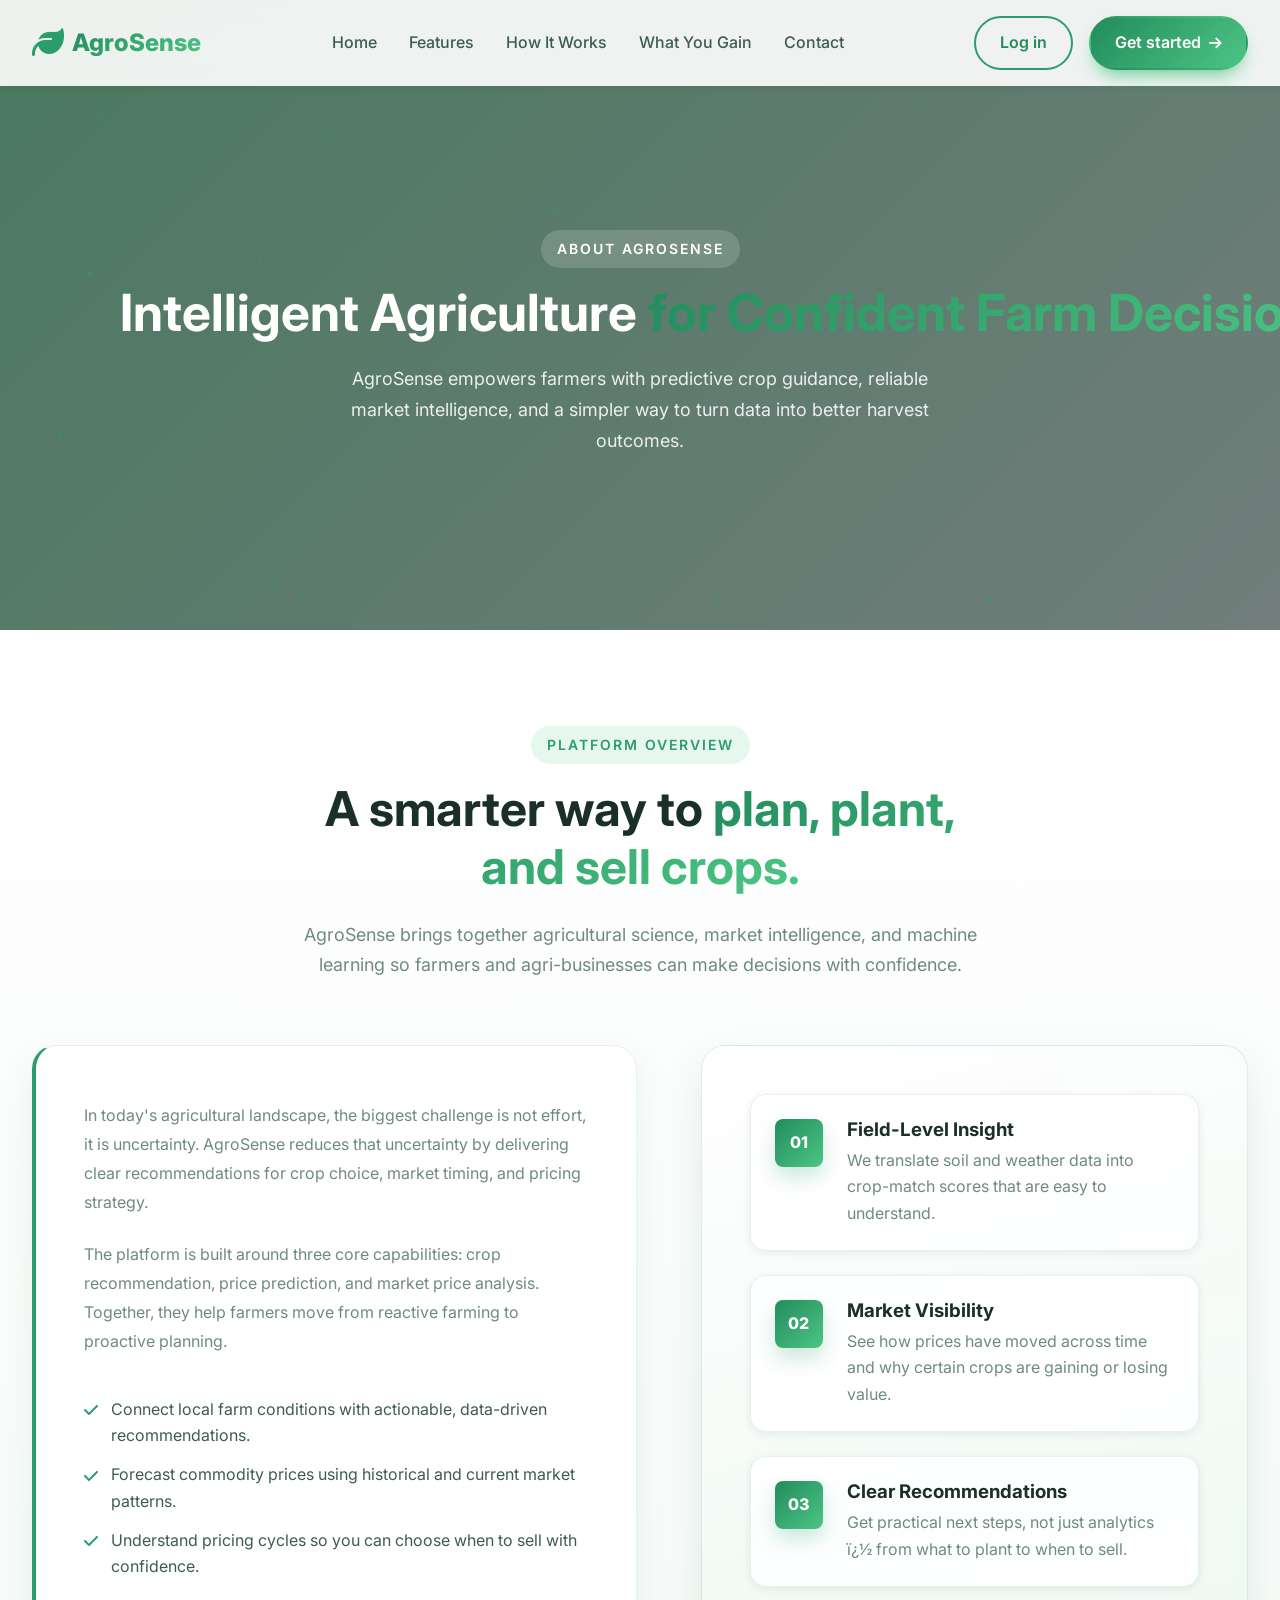
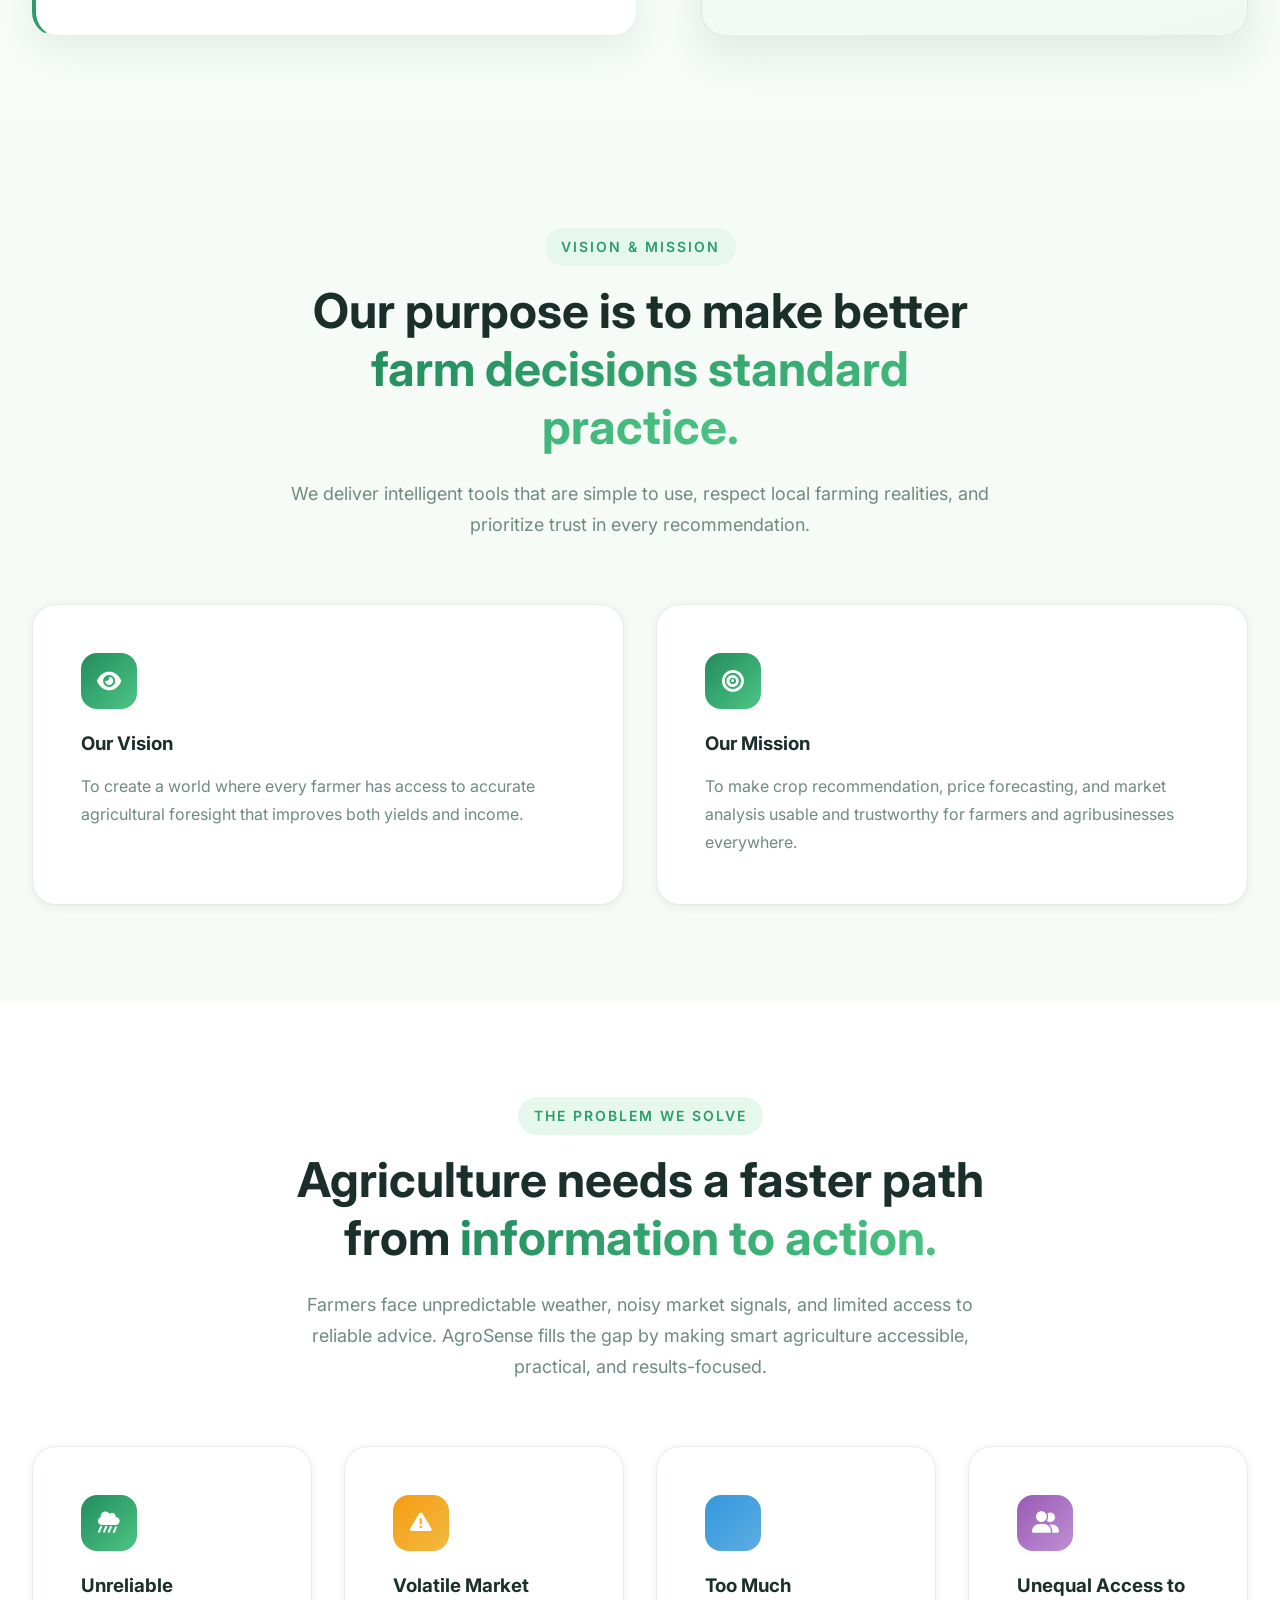
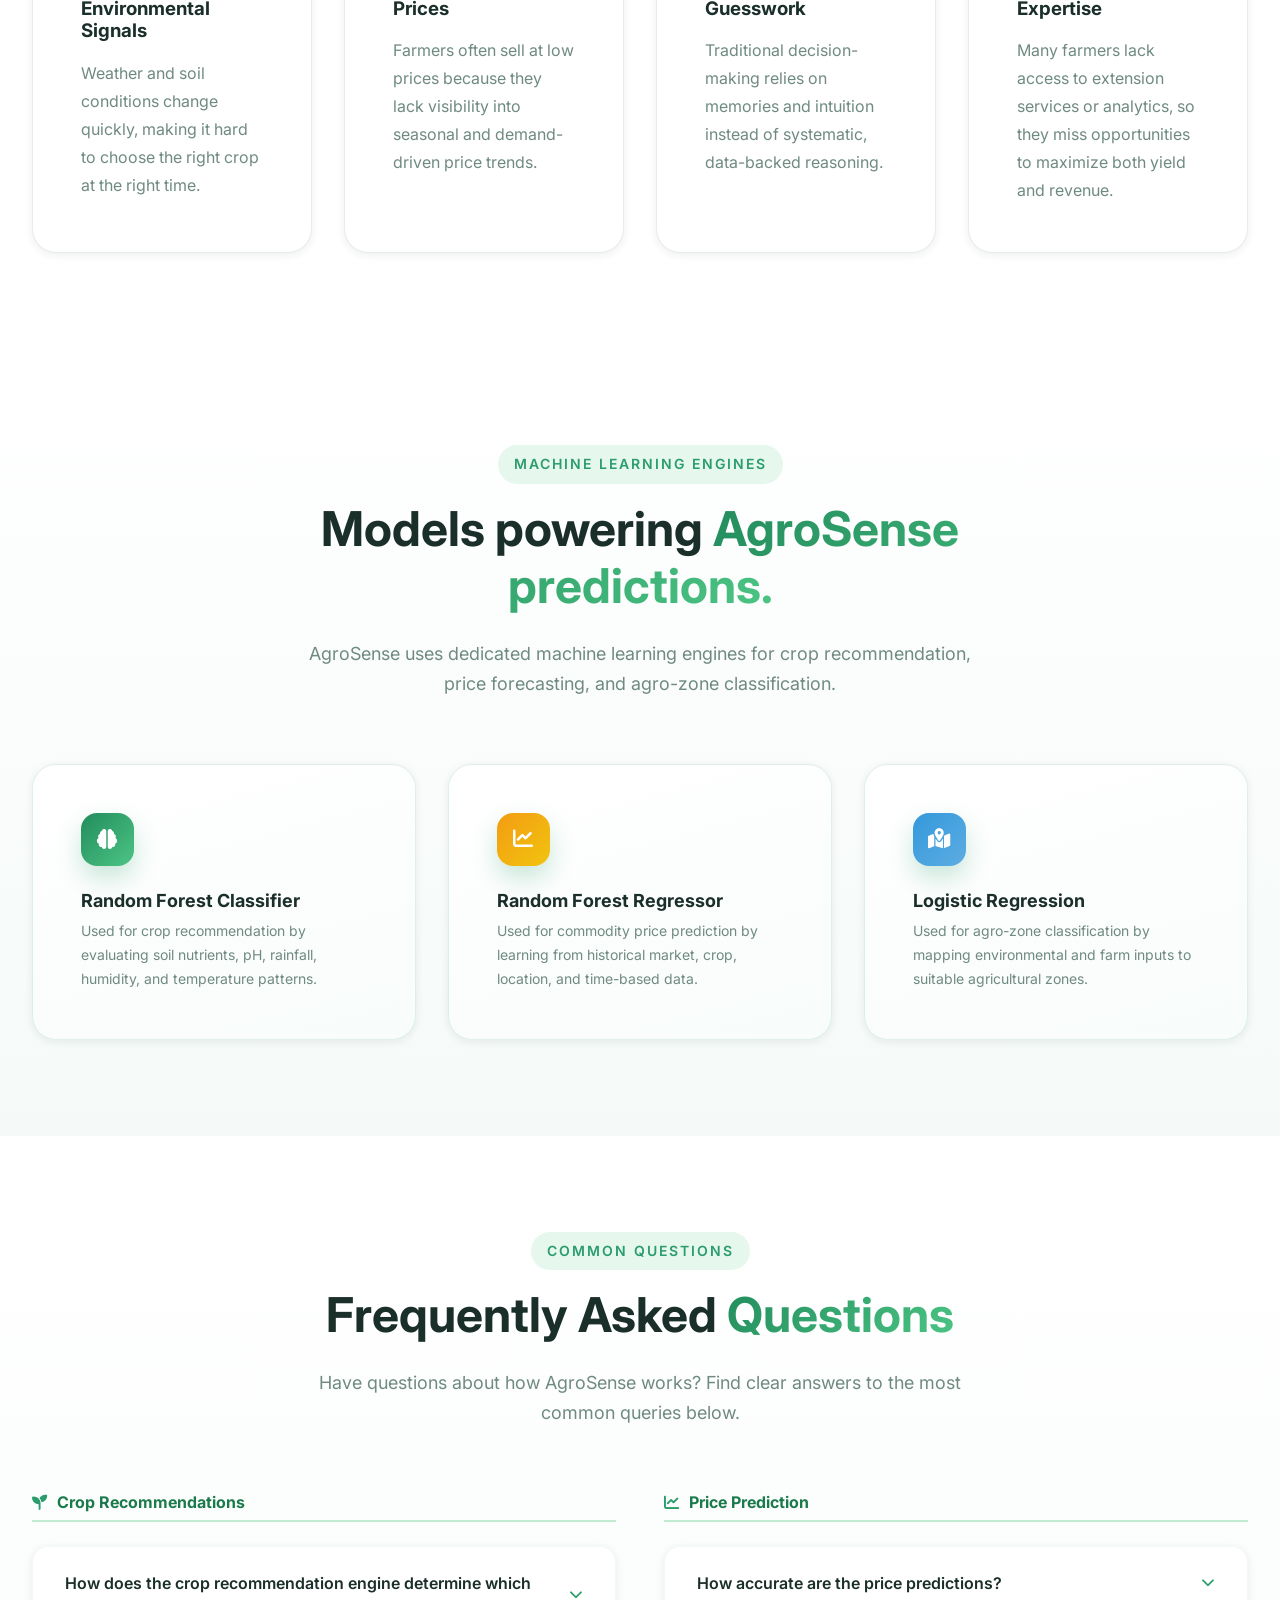
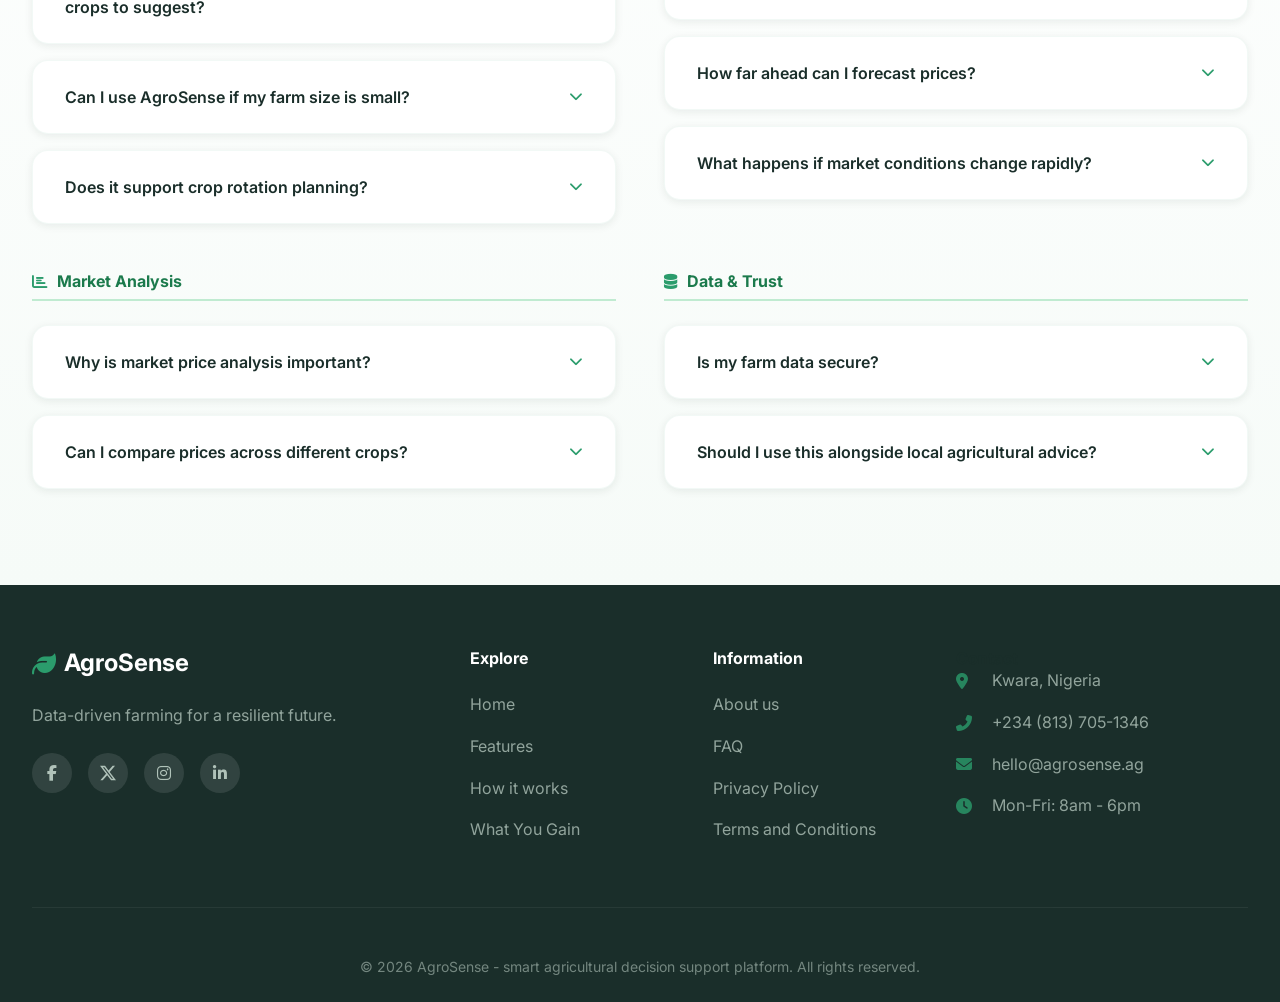
<file: Frontend/about.html>
﻿<!DOCTYPE html>
<html lang="en">
<head>
    <meta charset="UTF-8">
    <meta name="viewport" content="width=device-width, initial-scale=1.0">
    <link rel="icon" type="image/svg+xml" href="data:image/svg+xml,%3Csvg xmlns='http://www.w3.org/2000/svg' viewBox='0 0 64 64'%3E%3Cpath fill='%23238c5d' d='M54 10C34 11 20 21 14 37c-4 10 0 17 8 17 15 0 28-13 32-44zM16 49c4-3 9-7 14-12 5-5 10-12 14-20-14 5-24 14-28 24-1 3-1 6 0 8z'/%3E%3C/svg%3E">
    <title>About Us | AgroSense</title>
    <link rel="stylesheet" href="styles.css">
    <link rel="stylesheet" href="about.css">
    <link rel="preconnect" href="https://fonts.googleapis.com">
    <link rel="preconnect" href="https://fonts.gstatic.com" crossorigin>
    <link href="https://fonts.googleapis.com/css2?family=Inter:wght@300;400;500;600;700;800&display=swap" rel="stylesheet">
    <link rel="stylesheet" href="https://cdnjs.cloudflare.com/ajax/libs/font-awesome/6.4.0/css/all.min.css">
</head>
<body>

    <!-- Preloader -->
    <div class="preloader" aria-hidden="true">
        <div class="loader"></div>
    </div>

    <!-- Navigation -->
    <header>
        <nav class="navbar" id="navbar" aria-label="Primary">
            <div class="nav-container">
                <a class="nav-logo" href="index.html" aria-label="AgroSense home">
                    <span class="logo-icon"><i class="fas fa-leaf" aria-hidden="true"></i></span>
                    <span class="logo-text">AgroSense</span>
                </a>

                <div class="nav-menu" id="navMenu">
                    <ul class="nav-list">
                        <li class="nav-item"><a href="index.html#home" class="nav-link">Home</a></li>
                        <li class="nav-item"><a href="index.html#features" class="nav-link">Features</a></li>
                        <li class="nav-item"><a href="index.html#how-it-works" class="nav-link">How It Works</a></li>
                        <li class="nav-item"><a href="index.html#what-you-gain" class="nav-link">What You Gain</a></li>
                        <li class="nav-item"><a href="index.html#contact" class="nav-link">Contact</a></li>
                        </ul>
                    </div>

                <div class="nav-buttons">
                    <a href="index.html?auth=login" class="btn btn-outline">Log in</a>
                    <a href="index.html?auth=signup" class="btn btn-primary">Get started <i class="fas fa-arrow-right" aria-hidden="true"></i></a>
                </div>

                <button class="hamburger" id="hamburger" type="button" aria-label="Toggle navigation" aria-controls="navMenu" aria-expanded="false">
                    <span class="bar"></span>
                    <span class="bar"></span>
                    <span class="bar"></span>
                </button>
            </div>
        </nav>
    </header>

        <main>

        <!-- ===========================
             HERO SECTION
        =========================== -->
        <section class="about-hero" id="about-home">
            <div class="about-hero-particles" id="aboutParticles" aria-hidden="true"></div>
            <div class="container about-hero-container">
                <div class="about-hero-content fade-in-left">
                    <span class="section-subtitle">ABOUT AGROSENSE</span>
                    <h1 class="about-hero-title">
                        <span class="title-line">Intelligent Agriculture</span>
                        <span class="title-gradient">for Confident Farm Decisions</span>
                    </h1>
                    <p class="about-hero-description">
                        AgroSense empowers farmers with predictive crop guidance, reliable market intelligence, and a simpler way to turn data into better harvest outcomes.
                    </p>
                </div>
            </div>
        </section>

        <!-- ===========================
             PLATFORM OVERVIEW
        =========================== -->
        <section id="platform" class="about-platform">
            <div class="container">
                <div class="section-header">
                    <span class="section-subtitle">PLATFORM OVERVIEW</span>
                    <h2 class="section-title">A smarter way to <span class="text-gradient">plan, plant, and sell crops.</span></h2>
                    <p class="section-description">
                        AgroSense brings together agricultural science, market intelligence, and machine learning so farmers and agri-businesses can make decisions with confidence.
                    </p>
                </div>
                <div class="about-platform-grid">
                    <div class="about-platform-copy fade-in-left">
                        <p>
                            In today's agricultural landscape, the biggest challenge is not effort, it is uncertainty. AgroSense reduces that uncertainty by delivering clear recommendations for crop choice, market timing, and pricing strategy.
                        </p>
                        <p>
                            The platform is built around three core capabilities: crop recommendation, price prediction, and market price analysis. Together, they help farmers move from reactive farming to proactive planning.
                        </p>
                        <ul class="about-platform-list">
                            <li>Connect local farm conditions with actionable, data-driven recommendations.</li>
                            <li>Forecast commodity prices using historical and current market patterns.</li>
                            <li>Understand pricing cycles so you can choose when to sell with confidence.</li>
                        </ul>
                    </div>
                    <aside class="about-platform-tile fade-in-right">
                        <div class="platform-step">
                            <span class="platform-step-number">01</span>
                            <div>
                                <h3>Field-Level Insight</h3>
                                <p>We translate soil and weather data into crop-match scores that are easy to understand.</p>
                            </div>
                        </div>
                        <div class="platform-step">
                            <span class="platform-step-number">02</span>
                            <div>
                                <h3>Market Visibility</h3>
                                <p>See how prices have moved across time and why certain crops are gaining or losing value.</p>
                            </div>
                        </div>
                        <div class="platform-step">
                            <span class="platform-step-number">03</span>
                            <div>
                                <h3>Clear Recommendations</h3>
                                <p>Get practical next steps, not just analytics ï¿½ from what to plant to when to sell.</p>
                            </div>
                        </div>
                    </aside>
                </div>
            </div>
        </section>

        <!-- ===========================
             VISION & MISSION
        =========================== -->
        <section id="vision" class="about-vision">
            <div class="container">
                <div class="section-header">
                    <span class="section-subtitle">VISION & MISSION</span>
                    <h2 class="section-title">Our purpose is to make better <span class="text-gradient">farm decisions standard practice. </span></h2>
                    <p class="section-description">
                        We deliver intelligent tools that are simple to use, respect local farming realities, and prioritize trust in every recommendation.
                    </p>
                </div>
                <div class="about-vision-grid">
                    <article class="vision-card fade-in-up">
                        <div class="vision-icon bg-primary"><i class="fas fa-eye"></i></div>
                        <h3>Our Vision</h3>
                        <p>To create a world where every farmer has access to accurate agricultural foresight that improves both yields and income.</p>
                    </article>
                    <article class="vision-card fade-in-up" style="animation-delay:0.1s">
                        <div class="vision-icon bg-success"><i class="fas fa-bullseye"></i></div>
                        <h3>Our Mission</h3>
                        <p>To make crop recommendation, price forecasting, and market analysis usable and trustworthy for farmers and agribusinesses everywhere.</p>
                    </article>
                </div>
            </div>
        </section>

        <!-- ===========================
             THE PROBLEM WE SOLVE
        =========================== -->
        <section id="problems" class="about-solutions">
            <div class="container">
                <div class="section-header">
                    <span class="section-subtitle">THE PROBLEM WE SOLVE</span>
                    <h2 class="section-title">Agriculture needs a faster path from <span class="text-gradient">information to action.</span></h2>
                    <p class="section-description">
                        Farmers face unpredictable weather, noisy market signals, and limited access to reliable advice. AgroSense fills the gap by making smart agriculture accessible, practical, and results-focused.
                    </p>
                </div>
                <div class="about-solutions-grid">
                    <article class="solution-card fade-in-up">
                        <div class="solution-icon"><i class="fas fa-cloud-showers-heavy"></i></div>
                        <h3>Unreliable Environmental Signals</h3>
                        <p>Weather and soil conditions change quickly, making it hard to choose the right crop at the right time.</p>
                    </article>
                    <article class="solution-card fade-in-up" style="animation-delay:0.08s">
                        <div class="solution-icon"><i class="fas fa-exclamation-triangle"></i></div>
                        <h3>Volatile Market Prices</h3>
                        <p>Farmers often sell at low prices because they lack visibility into seasonal and demand-driven price trends.</p>
                    </article>
                    <article class="solution-card fade-in-up" style="animation-delay:0.16s">
                        <div class="solution-icon"><i class="fas fa-scroll-old"></i></div>
                        <h3>Too Much Guesswork</h3>
                        <p>Traditional decision-making relies on memories and intuition instead of systematic, data-backed reasoning.</p>
                    </article>
                    <article class="solution-card fade-in-up" style="animation-delay:0.24s">
                        <div class="solution-icon"><i class="fas fa-user-friends"></i></div>
                        <h3>Unequal Access to Expertise</h3>
                        <p>Many farmers lack access to extension services or analytics, so they miss opportunities to maximize both yield and revenue.</p>
                    </article>
                </div>
            </div>
        </section>

        <!-- ===========================
             MACHINE LEARNING ENGINES
        =========================== -->
        <section id="benefits" class="about-benefits">
            <div class="container">
                <div class="section-header">
                    <span class="section-subtitle">MACHINE LEARNING ENGINES</span>
                    <h2 class="section-title">Models powering <span class="text-gradient">AgroSense predictions.</span></h2>
                    <p class="section-description">
                        AgroSense uses dedicated machine learning engines for crop recommendation, price forecasting, and agro-zone classification.
                    </p>
                </div>
                <div class="about-benefits-grid">
                    <article class="about-benefit-card fade-in-up">
                        <div class="about-benefit-icon"><i class="fas fa-brain"></i></div>
                        <div class="about-benefit-content">
                            <h3>Random Forest Classifier</h3>
                            <p>Used for crop recommendation by evaluating soil nutrients, pH, rainfall, humidity, and temperature patterns.</p>
                        </div>
                    </article>
                    <article class="about-benefit-card fade-in-up" style="animation-delay:0.1s">
                        <div class="about-benefit-icon" style="background: linear-gradient(135deg, #f39c12, #f1c40f);"><i class="fas fa-chart-line"></i></div>
                        <div class="about-benefit-content">
                            <h3>Random Forest Regressor</h3>
                            <p>Used for commodity price prediction by learning from historical market, crop, location, and time-based data.</p>
                        </div>
                    </article>
                    <article class="about-benefit-card fade-in-up" style="animation-delay:0.2s">
                        <div class="about-benefit-icon" style="background: linear-gradient(135deg, #3498db, #5dade2);"><i class="fas fa-map-marked-alt"></i></div>
                        <div class="about-benefit-content">
                            <h3>Logistic Regression</h3>
                            <p>Used for agro-zone classification by mapping environmental and farm inputs to suitable agricultural zones.</p>
                        </div>
                    </article>
                </div>
            </div>
        </section>
        <!-- ===========================
             FAQ SECTION
        =========================== -->
        <section id="faq" class="about-faq">
            <div class="container">
                <div class="section-header">
                    <span class="section-subtitle">COMMON QUESTIONS</span>
                    <h2 class="section-title">Frequently Asked <span class="text-gradient">Questions</span></h2>
                    <p class="section-description">
                        Have questions about how AgroSense works? Find clear answers to the most common queries below.
                    </p>
                </div>

                <div class="about-faq-grid">

                    <div class="about-faq-group">
                        <h3 class="about-faq-group-title"><i class="fas fa-seedling"></i> Crop Recommendations</h3>

                        <div class="faq-item">
                            <button class="faq-question" aria-expanded="false">
                                How does the crop recommendation engine determine which crops to suggest?
                                <i class="fas fa-chevron-down faq-icon"></i>
                            </button>
                            <div class="faq-answer">
                                <p>Our recommendation module analyses seven soil and environmental inputs ï¿½ including NPK values, pH, temperature, humidity and rainfall ï¿½ then compares them with trusted crop performance records to recommend the most suitable planting options for your farm.</p>
                            </div>
                        </div>

                        <div class="faq-item">
                            <button class="faq-question" aria-expanded="false">
                                Can I use AgroSense if my farm size is small?
                                <i class="fas fa-chevron-down faq-icon"></i>
                            </button>
                            <div class="faq-answer">
                                <p>Absolutely. AgroSense is engineered for farms of all sizes, from smallholders to commercial producers. The system adapts its suggestions to your specific land area and inputs, so small farms can benefit just as much as larger operations.</p>
                            </div>
                        </div>

                        <div class="faq-item">
                            <button class="faq-question" aria-expanded="false">
                                Does it support crop rotation planning?
                                <i class="fas fa-chevron-down faq-icon"></i>
                            </button>
                            <div class="faq-answer">
                                <p>Yes. Our crop recommendation logic takes crop rotation and soil health into account, helping you plan cycles that preserve nutrients and reduce pest pressure over time.</p>
                            </div>
                        </div>
                    </div>

                    <div class="about-faq-group">
                        <h3 class="about-faq-group-title"><i class="fas fa-chart-line"></i> Price Prediction</h3>

                        <div class="faq-item">
                            <button class="faq-question" aria-expanded="false">
                                How accurate are the price predictions?
                                <i class="fas fa-chevron-down faq-icon"></i>
                            </button>
                            <div class="faq-answer">
                                <p>Our models have been validated on historical market data and typically exceed 90% accuracy in test environments. Forecasts are presented as guidance, not guarantees, because real-world markets can still shift with unexpected events.</p>
                            </div>
                        </div>

                        <div class="faq-item">
                            <button class="faq-question" aria-expanded="false">
                                How far ahead can I forecast prices?
                                <i class="fas fa-chevron-down faq-icon"></i>
                            </button>
                            <div class="faq-answer">
                                <p>AgroSense delivers short- to medium-term price outlooks that are most useful for harvest planning and sales timing. The platform continues to refine its forecasting horizon as more timely market data becomes available.</p>
                            </div>
                        </div>

                        <div class="faq-item">
                            <button class="faq-question" aria-expanded="false">
                                What happens if market conditions change rapidly?
                                <i class="fas fa-chevron-down faq-icon"></i>
                            </button>
                            <div class="faq-answer">
                                <p>We recommend using our forecasts alongside current market intelligence and your own local knowledge. Rapid changes are a part of agriculture, so itï¿½s best to combine model insights with real-world signals.</p>
                            </div>
                        </div>
                    </div>

                    <div class="about-faq-group">
                        <h3 class="about-faq-group-title"><i class="fas fa-chart-bar"></i> Market Analysis</h3>

                        <div class="faq-item">
                            <button class="faq-question" aria-expanded="false">
                                Why is market price analysis important?
                                <i class="fas fa-chevron-down faq-icon"></i>
                            </button>
                            <div class="faq-answer">
                                <p>Market price analysis helps you understand demand cycles and competitive pricing. It reveals the best moments to market your crops, and highlights when prices are strong enough to justify storage or transport investments.</p>
                            </div>
                        </div>

                        <div class="faq-item">
                            <button class="faq-question" aria-expanded="false">
                                Can I compare prices across different crops?
                                <i class="fas fa-chevron-down faq-icon"></i>
                            </button>
                            <div class="faq-answer">
                                <p>Yes. The Market Price Analysis tools are designed to let you compare commodity performance over time, spot seasonal advantages, and prioritize the crops most likely to deliver the best return.</p>
                            </div>
                        </div>
                    </div>

                    <div class="about-faq-group">
                        <h3 class="about-faq-group-title"><i class="fas fa-database"></i> Data & Trust</h3>

                        <div class="faq-item">
                            <button class="faq-question" aria-expanded="false">
                                Is my farm data secure?
                                <i class="fas fa-chevron-down faq-icon"></i>
                            </button>
                            <div class="faq-answer">
                                <p>Yes. Data sent through AgroSense is encrypted and stored securely. Personal and farm details remain private and are never shared without your consent.</p>
                            </div>
                        </div>

                        <div class="faq-item">
                            <button class="faq-question" aria-expanded="false">
                                Should I use this alongside local agricultural advice?
                                <i class="fas fa-chevron-down faq-icon"></i>
                            </button>
                            <div class="faq-answer">
                                <p>Definitely. AgroSense is meant to complement your experience and local insights, not replace them. Combining expert advice with AI recommendations delivers the strongest outcomes.</p>
                            </div>
                        </div>
                    </div>

                </div>
            </div>
        </section>

    </main>

    <!-- Footer -->
    <footer id="contact" class="footer">
        <div class="container">
            <div class="footer-grid">
                <section class="footer-about" aria-labelledby="footer-brand">
                    <h2 class="footer-logo" id="footer-brand">
                        <i class="fas fa-leaf" aria-hidden="true"></i>
                        <span>AgroSense</span>
                    </h2>
                    <p class="footer-description">Data-driven farming for a resilient future.</p>
                    <div class="footer-social">
                        <a href="https://www.facebook.com" aria-label="Facebook"><i class="fab fa-facebook-f" aria-hidden="true"></i></a>
                        <a href="https://www.x.com" aria-label="X">
                            <svg aria-hidden="true" viewBox="0 0 24 24" width="1em" height="1em" fill="currentColor" focusable="false">
                                <path d="M18.901 1.153h3.68l-8.041 9.19L24 22.847h-7.406l-5.8-7.584-6.639 7.584H.474l8.6-9.83L0 1.153h7.594l5.243 6.932 6.064-6.932Zm-1.291 19.494h2.039L6.486 3.238H4.298L17.61 20.647Z"></path>
                            </svg>
                        </a>
                        <a href="https://www.instagram.com" aria-label="Instagram"><i class="fab fa-instagram" aria-hidden="true"></i></a>
                        <a href="https://www.linkedin.com" aria-label="LinkedIn"><i class="fab fa-linkedin-in" aria-hidden="true"></i></a>
                    </div>
                </section>

                <nav class="footer-links" aria-label="Explore">
                    <h4>Explore</h4>
                    <ul>
                        <li><a href="index.html#home">Home</a></li>
                        <li><a href="index.html#features">Features</a></li>
                        <li><a href="index.html#how-it-works">How it works</a></li>
                        <li><a href="index.html#what-you-gain">What You Gain</a></li>
                    </ul>
                </nav>

                <nav class="footer-links" aria-label="Information">
                    <h4>Information</h4>
                    <ul>
                        <li><a href="about.html">About us</a></li>
                        <li><a href="#faq">FAQ</a></li>
                        <li><a href="privacy.html">Privacy Policy</a></li>
                        <li><a href="terms.html">Terms and Conditions</a></li>
                    </ul>
                </nav>

                <section class="footer-contact" aria-labelledby="contact-heading">
                    <h4 id="contact-heading">Contact</h4>
                    <ul>
                        <li><i class="fas fa-map-marker-alt" aria-hidden="true"></i> Kwara, Nigeria</li>
                        <li><i class="fas fa-phone-alt" aria-hidden="true"></i> +234 (813) 705-1346</li>
                        <li><i class="fas fa-envelope" aria-hidden="true"></i> hello@agrosense.ag</li>
                        <li><i class="fas fa-clock" aria-hidden="true"></i> Mon-Fri: 8am - 6pm</li>
                    </ul>
                </section>
            </div>

            <div class="footer-bottom">
                <p>&copy; 2026 AgroSense - smart agricultural decision support platform. All rights reserved.</p>
            </div>
        </div>
    </footer>

    <a href="#about-home" class="back-to-top" id="backToTop" aria-label="Back to top">
        <i class="fas fa-arrow-up" aria-hidden="true"></i>
    </a>

    <script src="about.js"></script>
</body>
</html>
</file>
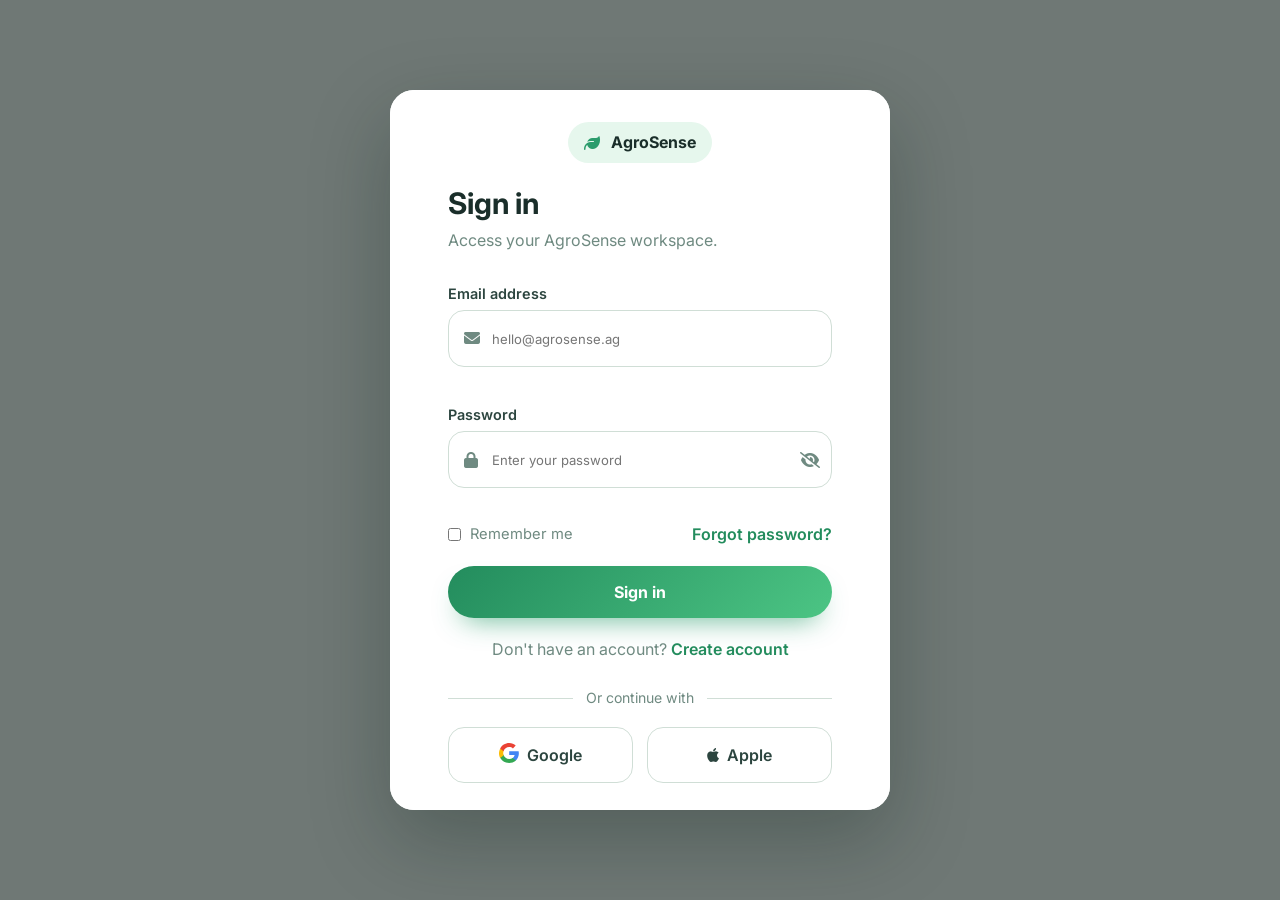
<file: Frontend/dashboard.html>
<!-- dashboard.html -->
<!DOCTYPE html>
<html lang="en">
<head>
    <meta charset="UTF-8">
    <meta name="viewport" content="width=device-width, initial-scale=1.0, viewport-fit=cover">
    <title>AgroSense | Smart Farm Dashboard</title>
    <link rel="icon" type="image/svg+xml" href="data:image/svg+xml,%3Csvg xmlns='http://www.w3.org/2000/svg' viewBox='0 0 64 64'%3E%3Cpath fill='%23238c5d' d='M54 10C34 11 20 21 14 37c-4 10 0 17 8 17 15 0 28-13 32-44zM16 49c4-3 9-7 14-12 5-5 10-12 14-20-14 5-24 14-28 24-1 3-1 6 0 8z'/%3E%3C/svg%3E">
    <link rel="preconnect" href="https://fonts.googleapis.com">
    <link rel="preconnect" href="https://fonts.gstatic.com" crossorigin>
    <link href="https://fonts.googleapis.com/css2?family=Inter:wght@300;400;500;600;700;800&display=swap" rel="stylesheet">
    <link rel="stylesheet" href="https://cdnjs.cloudflare.com/ajax/libs/font-awesome/6.4.0/css/all.min.css">
    <link rel="stylesheet" href="styles.css">
    <link rel="stylesheet" href="dashboard.css">
</head>
<body>
    <div class="dashboard-wrapper">
        <!-- Sidebar -->
        <aside class="sidebar" id="sidebar">
            <div class="sidebar-header">
                <a href="#" class="sidebar-logo">
                    <i class="fas fa-leaf"></i>
                    <span>AgroSense</span>
                </a>
                <button class="sidebar-close" id="sidebarClose" aria-label="Close sidebar">
                    <i class="fas fa-times"></i>
                </button>
            </div>
            <nav class="sidebar-nav">
                <ul class="nav-menu">
                    <li class="nav-item active">
                        <a href="#" class="nav-link" data-page="dashboard">
                            <i class="fas fa-tachometer-alt"></i>
                            <span>Dashboard</span>
                        </a>
                    </li>
                    <li class="nav-item">
                        <a href="#" class="nav-link" data-page="recommendation">
                            <i class="fas fa-seedling"></i>
                            <span>Crop Recommendation</span>
                        </a>
                    </li>
                    <li class="nav-item">
                        <a href="#" class="nav-link" data-page="price-prediction">
                            <i class="fas fa-chart-line"></i>
                            <span>Price Prediction</span>
                        </a>
                    </li>
                    <li class="nav-item">
                        <a href="#" class="nav-link" data-page="market-analysis">
                            <i class="fas fa-chart-simple"></i>
                            <span>Market Price Analysis</span>
                        </a>
                    </li>
                    <li class="nav-item">
                        <a href="#" class="nav-link" data-page="history">
                            <i class="fas fa-history"></i>
                            <span>History Page</span>
                        </a>
                    </li>
                    <li class="nav-item">
                        <a href="#" class="nav-link" data-page="profile">
                            <i class="fas fa-user-edit"></i>
                            <span>Profile Settings</span>
                        </a>
                    </li>
                </ul>
                <div class="sidebar-footer">
                    <a href="#" class="nav-link logout-btn" id="logoutBtn">
                        <i class="fas fa-sign-out-alt"></i>
                        <span>Logout</span>
                    </a>
                </div>
            </nav>
        </aside>
        <div class="sidebar-backdrop" id="sidebarBackdrop" aria-hidden="true"></div>

        <!-- Main Content -->
        <main class="dashboard-main">
            <!-- Top Navbar -->
            <header class="dashboard-header">
                <button class="menu-toggle" id="menuToggle" aria-label="Toggle menu">
                    <i class="fas fa-bars"></i>
                </button>
                <div class="header-user">
                    <div class="user-dropdown" id="userDropdown">
                        <div class="user-info">
                            <div class="user-details">
                                <span class="user-name" id="userName">John Doe</span>
                            </div>
                            <i class="fas fa-chevron-down dropdown-icon"></i>
                        </div>
                        <div class="dropdown-menu">
                            <a href="#" class="dropdown-item" data-page="profile">
                                <i class="fas fa-user-cog"></i>
                                <span>Profile Settings</span>
                            </a>
                            <a href="#" class="dropdown-item" id="dropdownLogout">
                                <i class="fas fa-sign-out-alt"></i>
                                <span>Logout</span>
                            </a>
                        </div>
                    </div>
                </div>
            </header>

            <div class="dashboard-content">
                <!-- Welcome Dashboard (Default View) -->
                <div class="content-page active" id="page-dashboard">
                    <div class="welcome-section">
                        <div class="welcome-top">
                            <div class="welcome-badge">
                                <i class="fas fa-leaf"></i>
                                <span>AgroSense Dashboard</span>
                            </div>
                            <div class="welcome-status">
                                <i class="fas fa-circle"></i>
                                <span>System Online</span>
                            </div>
                        </div>
                        <h1 class="welcome-title">Welcome back, <span id="welcomeFarmerName">Farmer</span></h1>
                        <div class="welcome-message-flow" aria-live="polite">
                            <i class="fas fa-wave-square"></i>
                            <span id="dynamicWelcomeMessage" class="message-text">Review your profile data before starting new recommendations.</span>
                        </div>
                    </div>

                    <div class="profile-overview">
                        <div class="profile-card">
                            <div class="profile-avatar-section">
                                <div class="profile-avatar-large" id="profileAvatarLarge">
                                    <i class="fas fa-user"></i>
                                </div>
                                <button class="btn-upload" id="uploadAvatarBtn">
                                    <i class="fas fa-camera"></i>
                                    <span>Upload Profile Picture</span>
                                </button>
                                <input type="file" id="avatarInput" accept="image/*" style="display: none;">
                            </div>
                            <div class="profile-info">
                                <h3>Farmer Information</h3>
                                <div class="info-columns" id="farmerDetailsList"></div>
                            </div>
                        </div>
                    </div>

                    <div class="onboarding-section">
                        <div class="quick-actions-row">
                            <div class="market-signal-panel">
                                <h2 class="section-title">Insights</h2>
                                <div class="market-signal-content">
                                    <div class="market-signal-image">
                                        <img src="images/image-removebg-preview.png" alt="Market signal visual">
                                    </div>
                                    <p class="market-signal-text">
                                        Maize prices are stable this week. Run price forecast before final harvest-sale timing.
                                    </p>
                                </div>
                            </div>
                            <div class="quick-actions-box">
                                <h2 class="section-title">Quick Actions</h2>
                                <div class="quick-actions-toolbar">
                                    <button type="button" class="quick-action-btn" data-action="recommendation">
                                        <i class="fas fa-seedling"></i>
                                        <span>Crop Recommendation</span>
                                    </button>
                                    <button type="button" class="quick-action-btn" data-action="price-prediction">
                                        <i class="fas fa-chart-line"></i>
                                        <span>Price Forecast</span>
                                    </button>
                                    <button type="button" class="quick-action-btn" data-action="market-analysis">
                                        <i class="fas fa-chart-simple"></i>
                                        <span>Market Analysis</span>
                                    </button>
                                </div>
                            </div>
                        </div>
                    </div>
                </div>

                <!-- Placeholder pages for other sections -->
                <div class="content-page" id="page-recommendation">
                    <div class="placeholder-page">
                        <div class="placeholder-icon">
                            <i class="fas fa-seedling"></i>
                        </div>
                        <h2>Crop Recommendation Engine</h2>
                        <p>Get personalized crop suggestions based on your farm data.</p>
                        <button class="btn-primary" id="startRecommendationBtn">Start Recommendation</button>
                        <div class="recommendation-list" id="recommendationList"></div>
                    </div>
                </div>

                <div class="content-page" id="page-price-prediction">
                    <div class="placeholder-page">
                        <div class="placeholder-icon">
                            <i class="fas fa-chart-line"></i>
                        </div>
                        <h2>Price Prediction Tool</h2>
                        <p>Forecast market prices for your crops with AI.</p>
                        <button class="btn-primary" id="startPredictionBtn">Start Prediction</button>
                        <div class="prediction-list" id="predictionList"></div>
                    </div>
                </div>

                <div class="content-page" id="page-market-analysis">
                    <div class="market-analysis-page">
                        <section class="market-analysis-hero">
                            <div>
                                <div class="market-analysis-kicker">
                                    <i class="fas fa-chart-simple"></i>
                                    <span>Market Price Analysis</span>
                                </div>
                                <h2>Track market trends before you decide when and where to sell</h2>
                                <p>Filter by commodity, price type, year, and unit to explore historical average prices across months, states, and markets.</p>
                            </div>
                        </section>

                        <section class="market-analysis-shell">
                            <form class="market-analysis-filter-card" id="marketAnalysisForm">
                                <div class="market-analysis-filter-head">
                                    <div>
                                        <h3>Analysis Filters</h3>
                                        <p>Choose the market slice you want to study.</p>
                                    </div>
                                    <button type="submit" class="btn-primary" id="marketAnalysisSubmitBtn">
                                        <span class="btn-text">Run Analysis</span>
                                        <span class="btn-loader hidden"><i class="fas fa-spinner fa-spin"></i></span>
                                    </button>
                                </div>

                                <div class="market-analysis-filter-grid">
                                    <div class="input-group">
                                        <label for="marketAnalysisCommodity">Commodity</label>
                                        <div class="select-shell">
                                            <select id="marketAnalysisCommodity">
                                                <option value="">Select commodity</option>
                                            </select>
                                            <i class="fas fa-chevron-down"></i>
                                        </div>
                                    </div>

                                    <div class="input-group">
                                        <label for="marketAnalysisPriceType">Price Type</label>
                                        <div class="select-shell">
                                            <select id="marketAnalysisPriceType">
                                                <option value="">Select price type</option>
                                            </select>
                                            <i class="fas fa-chevron-down"></i>
                                        </div>
                                    </div>

                                    <div class="input-group">
                                        <label for="marketAnalysisYear">Year</label>
                                        <div class="select-shell">
                                            <select id="marketAnalysisYear">
                                                <option value="">Select year</option>
                                            </select>
                                            <i class="fas fa-chevron-down"></i>
                                        </div>
                                    </div>

                                    <div class="input-group">
                                        <label for="marketAnalysisQuantity">Quantity</label>
                                        <div class="select-shell">
                                            <select id="marketAnalysisQuantity" disabled>
                                                <option value="">Select quantity</option>
                                            </select>
                                            <i class="fas fa-chevron-down"></i>
                                        </div>
                                    </div>

                                    <div class="input-group">
                                        <label for="marketAnalysisUnit">Unit</label>
                                        <div class="select-shell">
                                            <select id="marketAnalysisUnit" disabled>
                                                <option value="">Select unit</option>
                                            </select>
                                            <i class="fas fa-chevron-down"></i>
                                        </div>
                                    </div>
                                </div>
                            </form>

                            <section class="market-analysis-results" id="marketAnalysisResults">
                                <div class="market-analysis-empty" id="marketAnalysisEmptyState">
                                    <div class="placeholder-icon">
                                        <i class="fas fa-chart-simple"></i>
                                    </div>
                                    <h3>Run a market analysis</h3>
                                    <p>Your result cards and price charts will appear here after you submit the filters.</p>
                                </div>

                                <div class="market-analysis-content hidden" id="marketAnalysisContent">
                                    <div class="market-analysis-metrics" id="marketAnalysisMetrics"></div>

                                    <div class="market-analysis-chart-grid">
                                        <article class="market-chart-card">
                                            <div class="market-chart-card-head">
                                                <h3>Average Price Per Month</h3>
                                                <p>Monthly historical averages for the selected market slice.</p>
                                            </div>
                                            <div class="market-chart market-chart-months" id="monthlyPriceChart"></div>
                                        </article>

                                        <article class="market-chart-card">
                                            <div class="market-chart-card-head">
                                                <h3>Average Price Across States</h3>
                                                <p>Compare state-level average prices.</p>
                                            </div>
                                            <div class="market-chart market-chart-bars" id="statePriceChart"></div>
                                        </article>
                                    </div>

                                    <article class="market-chart-card market-chart-card-full">
                                        <div class="market-chart-card-head">
                                            <h3>Average Price Across Markets</h3>
                                            <p>See how average prices vary from market to market.</p>
                                        </div>
                                        <div class="market-chart market-chart-bars" id="marketPriceChart"></div>
                                    </article>
                                </div>
                            </section>
                        </section>
                    </div>
                </div>

                <div class="content-page" id="page-history">
                    <div class="history-page">
                        <section class="history-hero">
                            <div class="history-hero-copy">
                                <div class="market-analysis-kicker">
                                    <i class="fas fa-history"></i>
                                    <span>Activity History</span>
                                </div>
                                <h2>Your recent recommendation and pricing decisions in one place</h2>
                                <p>Review previous model runs, compare recurring patterns, and keep track of the decisions you have already explored.</p>
                            </div>
                            <div class="history-stats-grid">
                                <article class="history-stat-card">
                                    <span class="history-stat-label">Recommendations</span>
                                    <strong class="history-stat-value" id="historyRecommendationCount">0</strong>
                                </article>
                                <article class="history-stat-card">
                                    <span class="history-stat-label">Predictions</span>
                                    <strong class="history-stat-value" id="historyPredictionCount">0</strong>
                                </article>
                            </div>
                        </section>

                        <section class="history-stack">
                            <article class="history-panel">
                                <div class="history-panel-head">
                                    <div>
                                        <h3>Crop Recommendation History</h3>
                                        <p>Crop recommendation runs appear first, with input features as columns and recommendation date at the end.</p>
                                    </div>
                                </div>
                                <div class="history-empty hidden" id="historyRecommendationEmpty">
                                    <div class="placeholder-icon">
                                        <i class="fas fa-seedling"></i>
                                    </div>
                                    <p>No crop recommendation history yet.</p>
                                </div>
                                <div class="history-table-wrap" id="historyRecommendationWrap">
                                    <table class="history-table">
                                        <thead>
                                            <tr>
                                                <th>Recommended Crop</th>
                                                <th>Agro Zone</th>
                                                <th>Nitrogen (kg/ha)</th>
                                                <th>Phosphorus (kg/ha)</th>
                                                <th>Potassium (kg/ha)</th>
                                                <th>Temperature (deg C)</th>
                                                <th>Humidity (%)</th>
                                                <th>Soil pH</th>
                                                <th>Rainfall (mm)</th>
                                                <th>Date</th>
                                            </tr>
                                        </thead>
                                        <tbody id="historyRecommendationList"></tbody>
                                    </table>
                                </div>
                            </article>

                            <article class="history-panel">
                                <div class="history-panel-head">
                                    <div>
                                        <h3>Price Prediction History</h3>
                                    </div>
                                </div>
                                <div class="history-empty hidden" id="historyPredictionEmpty">
                                    <div class="placeholder-icon">
                                        <i class="fas fa-chart-line"></i>
                                    </div>
                                    <p>No price prediction history yet.</p>
                                </div>
                                <div class="history-table-wrap" id="historyPredictionWrap">
                                    <table class="history-table">
                                        <thead>
                                            <tr>
                                                <th>State</th>
                                                <th>LGA</th>
                                                <th>Market</th>
                                                <th>Price Type</th>
                                                <th>Category</th>
                                                <th>Commodity</th>
                                                <th>Quantity</th>
                                                <th>Unit</th>
                                                <th>Forecast Date</th>
                                                <th>Predicted Price</th>
                                            </tr>
                                        </thead>
                                        <tbody id="historyPredictionList"></tbody>
                                    </table>
                                </div>
                            </article>
                        </section>
                    </div>
                </div>

                <div class="content-page" id="page-profile">
                    <div class="profile-edit-container">
                        <h2>Profile Settings</h2>
                        <div class="profile-settings-layout">
                            <aside class="profile-settings-aside">
                                <div class="profile-avatar-large profile-avatar-settings" id="profileAvatarLargeForm">
                                    <i class="fas fa-user"></i>
                                </div>
                                <button class="btn-upload" id="uploadAvatarBtnForm" type="button">
                                    <i class="fas fa-camera"></i>
                                    <span>Upload Profile Picture</span>
                                </button>
                                <input type="file" id="avatarInputForm" accept="image/*" style="display: none;">
                            </aside>

                            <div class="profile-settings-form-panel">
                                <form id="profileEditForm" class="profile-form">
                                    <div class="form-row">
                                        <div class="input-group">
                                            <label>Full Name</label>
                                            <input type="text" id="editFullName" placeholder="Full name">
                                        </div>
                                        <div class="input-group">
                                            <label>Email</label>
                                            <input type="email" id="editEmail" placeholder="Email" readonly>
                                        </div>
                                    </div>
                                    <div class="form-row">
                                        <div class="input-group">
                                            <label>Location</label>
                                            <input type="text" id="editLocation" placeholder="Location">
                                        </div>
                                        <div class="input-group">
                                            <label>Phone Number</label>
                                            <input type="tel" id="editPhoneNumber" placeholder="+2348012345678">
                                        </div>
                                    </div>
                                    <div class="form-row">
                                        <div class="input-group">
                                            <label>Farm Type</label>
                                            <div class="select-shell">
                                                <select id="editFarmType">
                                                    <option value="" selected>Select farm type</option>
                                                    <option value="Crop Farming">Crop Farming</option>
                                                    <option value="Livestock">Livestock</option>
                                                    <option value="Mixed Farming">Mixed Farming</option>
                                                    <option value="Orchard">Orchard</option>
                                                    <option value="Greenhouse">Greenhouse</option>
                                                </select>
                                                <i class="fas fa-chevron-down"></i>
                                            </div>
                                        </div>
                                        <div class="input-group">
                                            <label>Farm Size (hectares)</label>
                                            <input type="number" id="editFarmSize" step="0.1" min="0.1" placeholder="Farm size">
                                        </div>
                                    </div>
                                    <div class="form-row">
                                        <div class="input-group">
                                            <label>Soil Type</label>
                                            <div class="select-shell">
                                                <select id="editSoilType">
                                                    <option value="" selected>Select soil type</option>
                                                    <option value="Clay">Clay</option>
                                                    <option value="Sandy">Sandy</option>
                                                    <option value="Silt">Silt</option>
                                                    <option value="Loam">Loam</option>
                                                    <option value="Chalky">Chalky</option>
                                                    <option value="Peaty">Peaty</option>
                                                </select>
                                                <i class="fas fa-chevron-down"></i>
                                            </div>
                                        </div>
                                        <div class="input-group">
                                            <label>Water Source</label>
                                            <div class="select-shell">
                                                <select id="editWaterSource">
                                                    <option value="" selected>Select water source</option>
                                                    <option value="Rain-fed">Rain-fed</option>
                                                    <option value="Irrigation">Irrigation</option>
                                                    <option value="River">River</option>
                                                    <option value="Borehole">Borehole</option>
                                                    <option value="Mixed">Mixed</option>
                                                </select>
                                                <i class="fas fa-chevron-down"></i>
                                            </div>
                                        </div>
                                    </div>
                                    <div class="form-actions">
                                        <button type="submit" class="btn-primary">Save Changes</button>
                                        <button type="button" class="btn-danger" id="deleteAccountBtn">Delete Account</button>
                                    </div>
                                </form>
                            </div>
                        </div>
                    </div>
                </div>

            </div>
        </main>
    </div>

    <!-- Toast Container -->
    <div class="toast-container" id="toastContainer"></div>

    <!-- Crop Recommendation Modal -->
    <div class="recommend-modal hidden" id="recommendModal" aria-hidden="true">
        <div class="recommend-modal-backdrop" id="recommendModalBackdrop"></div>
        <div class="recommend-modal-dialog" role="dialog" aria-modal="true" aria-labelledby="recommendModalTitle">
            <button class="recommend-modal-close" id="recommendModalClose" aria-label="Close recommendation form">
                <i class="fas fa-times"></i>
            </button>
            <h3 id="recommendModalTitle">Crop Recommendation Inputs</h3>
            <p class="recommend-modal-subtitle">Fill all required features to generate a recommendation.</p>

            <form id="recommendForm" class="recommend-form" novalidate>
                <div class="recommend-form-grid">
                    <div class="input-group">
                        <label for="nitrogenInput">Nitrogen (kg/ha)</label>
                        <input type="number" id="nitrogenInput" step="0.01" min="0" placeholder="e.g. 50.0" required>
                        <small class="field-error" id="nitrogenError"></small>
                    </div>
                    <div class="input-group">
                        <label for="phosphorusInput">Phosphorus (kg/ha)</label>
                        <input type="number" id="phosphorusInput" step="0.01" min="0" placeholder="e.g. 30.0" required>
                        <small class="field-error" id="phosphorusError"></small>
                    </div>
                    <div class="input-group">
                        <label for="potassiumInput">Potassium (kg/ha)</label>
                        <input type="number" id="potassiumInput" step="0.01" min="0" placeholder="e.g. 20.0" required>
                        <small class="field-error" id="potassiumError"></small>
                    </div>
                    <div class="input-group">
                        <label for="temperatureInput">Temperature (deg C)</label>
                        <input type="number" id="temperatureInput" step="0.01" placeholder="e.g. 25.0" required>
                        <small class="field-error" id="temperatureError"></small>
                    </div>
                    <div class="input-group">
                        <label for="humidityInput">Humidity (%)</label>
                        <input type="number" id="humidityInput" step="0.01" min="0" max="100" placeholder="e.g. 80.0" required>
                        <small class="field-error" id="humidityError"></small>
                    </div>
                    <div class="input-group">
                        <label for="phInput">Soil pH</label>
                        <input type="number" id="phInput" step="0.01" min="0" max="14" placeholder="e.g. 6.5" required>
                        <small class="field-error" id="phError"></small>
                    </div>
                    <div class="input-group">
                        <label for="rainfallInput">Rainfall (mm)</label>
                        <input type="number" id="rainfallInput" step="0.01" min="0" placeholder="e.g. 200.0" required>
                        <small class="field-error" id="rainfallError"></small>
                    </div>
                </div>
                <div class="recommend-form-actions">
                    <button type="submit" class="btn-primary" id="recommendSubmitBtn" disabled>
                        <span class="btn-text">Generate Recommendation</span>
                        <span class="btn-loader hidden"><i class="fas fa-spinner fa-spin"></i></span>
                    </button>
                </div>
            </form>
        </div>
    </div>

    <!-- Price Prediction Modal -->
    <div class="predict-modal hidden" id="predictModal" aria-hidden="true">
        <div class="predict-modal-backdrop" id="predictModalBackdrop"></div>
        <div class="predict-modal-dialog" role="dialog" aria-modal="true" aria-labelledby="predictModalTitle">
            <button class="predict-modal-close" id="predictModalClose" aria-label="Close price prediction form">
                <i class="fas fa-times"></i>
            </button>
            <h3 id="predictModalTitle">Price Prediction Inputs</h3>
            <p class="predict-modal-subtitle">Fill all required fields to forecast market price.</p>

            <form id="predictForm" class="predict-form" novalidate>
                <div class="predict-form-grid">
                    <div class="input-group">
                        <label for="stateInput">State</label>
                        <div class="select-shell">
                            <select id="stateInput" required>
                                <option value="">Select state</option>
                            </select>
                            <i class="fas fa-chevron-down"></i>
                        </div>
                    </div>
                    <div class="input-group">
                        <label for="lgaInput">LGA</label>
                        <div class="select-shell">
                            <select id="lgaInput" required disabled>
                                <option value="">Select LGA</option>
                            </select>
                            <i class="fas fa-chevron-down"></i>
                        </div>
                    </div>
                    <div class="input-group">
                        <label for="marketInput">Market</label>
                        <div class="select-shell">
                            <select id="marketInput" required disabled>
                                <option value="">Select market</option>
                            </select>
                            <i class="fas fa-chevron-down"></i>
                        </div>
                    </div>
                    <div class="input-group">
                        <label for="priceTypeInput">Price Type</label>
                        <div class="select-shell">
                            <select id="priceTypeInput" required>
                                <option value="">Select price type</option>
                                <option value="Wholesale">Wholesale</option>
                                <option value="Retail">Retail</option>
                            </select>
                            <i class="fas fa-chevron-down"></i>
                        </div>
                    </div>
                    <div class="input-group">
                        <label for="categoryInput">Category</label>
                        <div class="select-shell">
                            <select id="categoryInput" required>
                                <option value="">Select category</option>
                            </select>
                            <i class="fas fa-chevron-down"></i>
                        </div>
                    </div>
                    <div class="input-group">
                        <label for="commodityInput">Commodity</label>
                        <div class="select-shell">
                            <select id="commodityInput" required disabled>
                                <option value="">Select commodity</option>
                            </select>
                            <i class="fas fa-chevron-down"></i>
                        </div>
                    </div>
                    <div class="input-group">
                        <label for="unitInput">Unit</label>
                        <div class="select-shell">
                            <select id="unitInput" required disabled>
                                <option value="">Select unit</option>
                            </select>
                            <i class="fas fa-chevron-down"></i>
                        </div>
                    </div>
                    <div class="input-group">
                        <label for="quantityInput">Quantity</label>
                        <input type="number" id="quantityInput" min="0.1" step="0.01" placeholder="e.g. 100" required>
                    </div>
                    <div class="input-group">
                        <label for="dateInput">Date</label>
                        <input type="date" id="dateInput" required>
                    </div>
                </div>
                <div class="predict-form-actions">
                    <button type="submit" class="btn-primary" id="predictSubmitBtn" disabled>
                        <span class="btn-text">Predict Price</span>
                        <span class="btn-loader hidden"><i class="fas fa-spinner fa-spin"></i></span>
                    </button>
                </div>
            </form>
        </div>
    </div>

    <!-- Delete Account Confirmation Modal -->
    <div class="delete-modal hidden" id="deleteModal" aria-hidden="true">
        <div class="delete-modal-backdrop" id="deleteModalBackdrop"></div>
        <div class="delete-modal-dialog" role="dialog" aria-modal="true" aria-labelledby="deleteModalTitle">
            <div class="delete-modal-content">
                <div class="delete-modal-icon">
                    <i class="fas fa-exclamation-triangle"></i>
                </div>
                <h3 id="deleteModalTitle">Delete Account</h3>
                <p class="delete-modal-warning">Are you sure you want to delete your account? This action cannot be undone.</p>
                <p class="delete-modal-info">Your profile, farm information, and all recommendations will be permanently removed.</p>
                <div class="delete-modal-actions">
                    <button type="button" class="btn-outline" id="deleteCancelBtn">Cancel</button>
                    <button type="button" class="btn-danger" id="deleteConfirmBtn">Delete My Account</button>
                </div>
            </div>
        </div>
    </div>

    <script src="dashboard.js"></script>
</body>
</html>
</file>
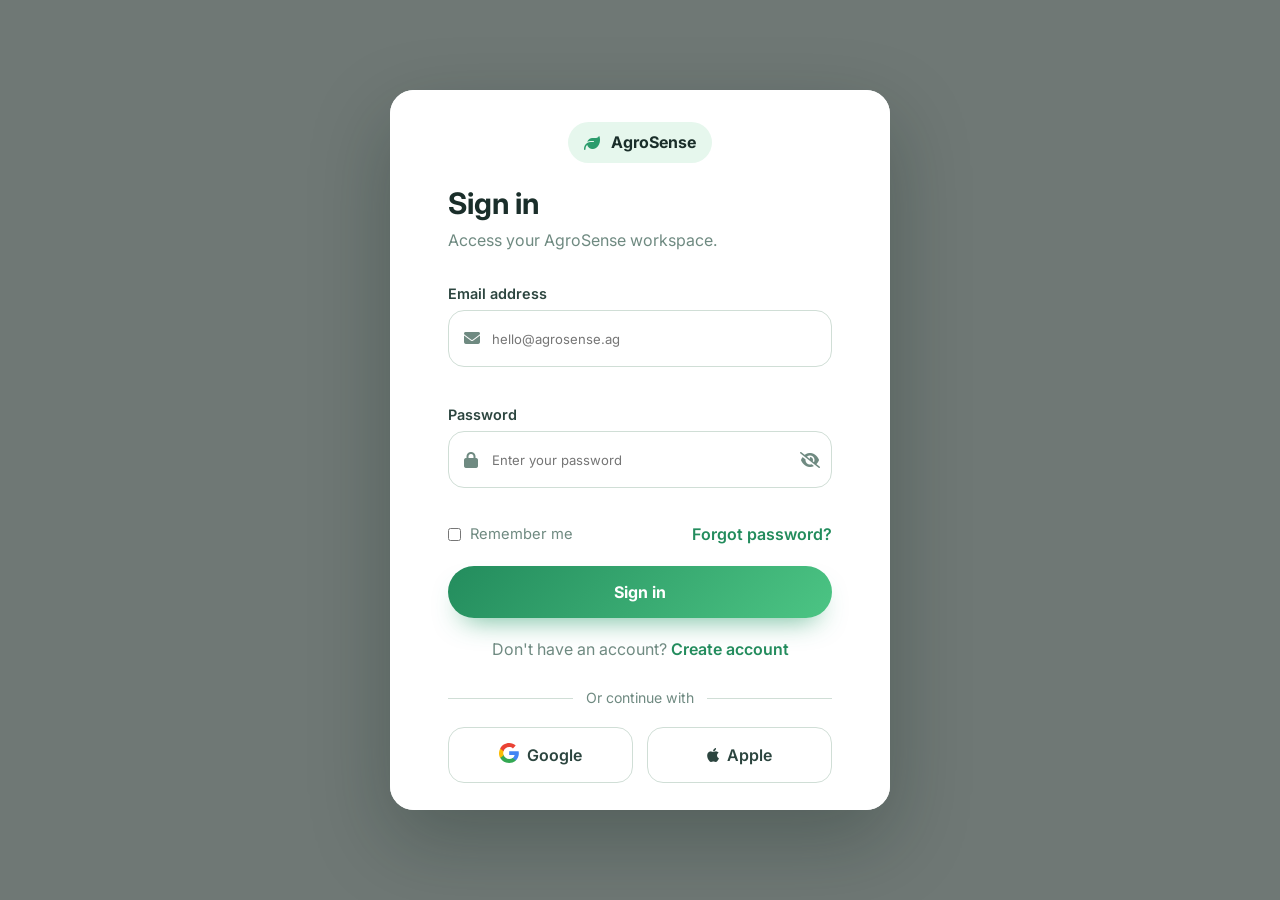
<file: Frontend/login.html>
<!DOCTYPE html>
<html lang="en">
<head>
    <meta charset="UTF-8">
    <meta name="viewport" content="width=device-width, initial-scale=1.0, viewport-fit=cover">
    <title>AgroSense | Sign In to Smart Farming</title>
    <link rel="icon" type="image/svg+xml" href="data:image/svg+xml,%3Csvg xmlns='http://www.w3.org/2000/svg' viewBox='0 0 64 64'%3E%3Cpath fill='%23238c5d' d='M54 10C34 11 20 21 14 37c-4 10 0 17 8 17 15 0 28-13 32-44zM16 49c4-3 9-7 14-12 5-5 10-12 14-20-14 5-24 14-28 24-1 3-1 6 0 8z'/%3E%3C/svg%3E">
    <link rel="preconnect" href="https://fonts.googleapis.com">
    <link rel="preconnect" href="https://fonts.gstatic.com" crossorigin>
    <link href="https://fonts.googleapis.com/css2?family=Inter:wght@300;400;500;600;700;800&display=swap" rel="stylesheet">
    <link rel="stylesheet" href="https://cdnjs.cloudflare.com/ajax/libs/font-awesome/6.4.0/css/all.min.css">
    <link rel="stylesheet" href="styles.css">
</head>
<body class="modal-open">
    <div class="auth-modal is-open" id="loginModal" aria-hidden="false">
        <div class="auth-modal-backdrop"></div>
        <section class="auth-modal-dialog" role="dialog" aria-modal="true" aria-labelledby="loginModalTitle">
            <a href="index.html" class="auth-modal-close" aria-label="Back to home">
                <i class="fas fa-times" aria-hidden="true"></i>
            </a>

            <div class="auth-modal-grid auth-modal-grid-single">
                <div class="auth-modal-panel auth-modal-panel-single">
                    <div class="auth-modal-form-wrap">
                        <div class="auth-modal-brand auth-modal-brand-centered">
                            <i class="fas fa-leaf" aria-hidden="true"></i>
                            <span>AgroSense</span>
                        </div>
                        <div class="auth-modal-header">
                            <h2 id="loginModalTitle">Sign in</h2>
                            <p>Access your AgroSense workspace.</p>
                        </div>

                        <form id="loginForm" class="auth-inline-form" novalidate>
                            <div class="auth-field">
                                <label for="email">Email address</label>
                                <div class="auth-input-shell">
                                    <i class="fas fa-envelope" aria-hidden="true"></i>
                                    <input type="email" id="email" name="email" placeholder="hello@agrosense.ag" autocomplete="email">
                                </div>
                                <div class="error-message" id="emailError"></div>
                            </div>

                            <div class="auth-field">
                                <label for="password">Password</label>
                                <div class="auth-input-shell">
                                    <i class="fas fa-lock" aria-hidden="true"></i>
                                    <input type="password" id="password" name="password" placeholder="Enter your password" autocomplete="current-password">
                                    <button type="button" class="toggle-password auth-toggle-password" aria-label="Show password">
                                        <i class="fas fa-eye-slash" aria-hidden="true"></i>
                                    </button>
                                </div>
                                <div class="error-message" id="passwordError"></div>
                            </div>

                            <div class="auth-modal-options">
                                <label class="auth-check">
                                    <input type="checkbox" name="remember" id="remember">
                                    <span>Remember me</span>
                                </label>
                                <a href="#" class="auth-text-link" id="forgotPasswordLink">Forgot password?</a>
                            </div>

                            <button type="submit" class="auth-submit-btn" id="loginBtnSubmit">
                                <span class="btn-text">Sign in</span>
                                <span class="btn-loader hidden"><i class="fas fa-spinner fa-spin" aria-hidden="true"></i></span>
                            </button>
                        </form>

                        <div class="auth-modal-footer">
                            <p>Don't have an account? <a href="index.html?auth=signup" id="signupLink">Create account</a></p>
                        </div>

                        <div class="auth-modal-divider">
                            <span>Or continue with</span>
                        </div>

                        <div class="auth-social-row">
                            <button class="auth-social-btn" id="googleAuth" type="button">
                                <span class="google-icon" aria-hidden="true">
                                    <svg width="20" height="20" viewBox="0 0 533.5 544.3" xmlns="http://www.w3.org/2000/svg">
                                        <path fill="#4285F4" d="M533.5 278.4c0-17.4-1.4-34.3-4-50.7H272.1v95.9h146.7c-6.4 34.5-26 63.7-55.4 83.2v68h89.4c52.3-48.2 82.7-119.2 82.7-196.4z"/>
                                        <path fill="#34A853" d="M272.1 544.3c74.8 0 137.5-24.8 183.3-67.4l-89.4-68c-24.9 16.8-56.9 26.7-93.9 26.7-72.2 0-133.3-48.8-155.1-114.4H24.4v71.7c45.2 89.2 138.2 151.4 247.7 151.4z"/>
                                        <path fill="#FBBC05" d="M117 323.7c-10.2-30.7-10.2-63.6 0-94.3V157.7H24.4c-40.4 79.6-40.4 174.3 0 253.9l92.6-71.9z"/>
                                        <path fill="#EA4335" d="M272.1 107.7c38.8 0 73.7 13.4 101.2 39.5l75.8-75.8C405.7 24.9 344.1 0 272.1 0 163.2 0 70.2 62.2 24.4 151.4l92.6 71.7C138.8 156.5 199.9 107.7 272.1 107.7z"/>
                                    </svg>
                                </span>
                                <span>Google</span>
                            </button>
                            <button class="auth-social-btn" id="appleAuth" type="button">
                                <i class="fab fa-apple" aria-hidden="true"></i>
                                <span>Apple</span>
                            </button>
                        </div>
                    </div>
                </div>
            </div>
        </section>
    </div>

    <div class="toast-container" id="toastContainer"></div>

    <script src="auth.js"></script>
</body>
</html>
</file>
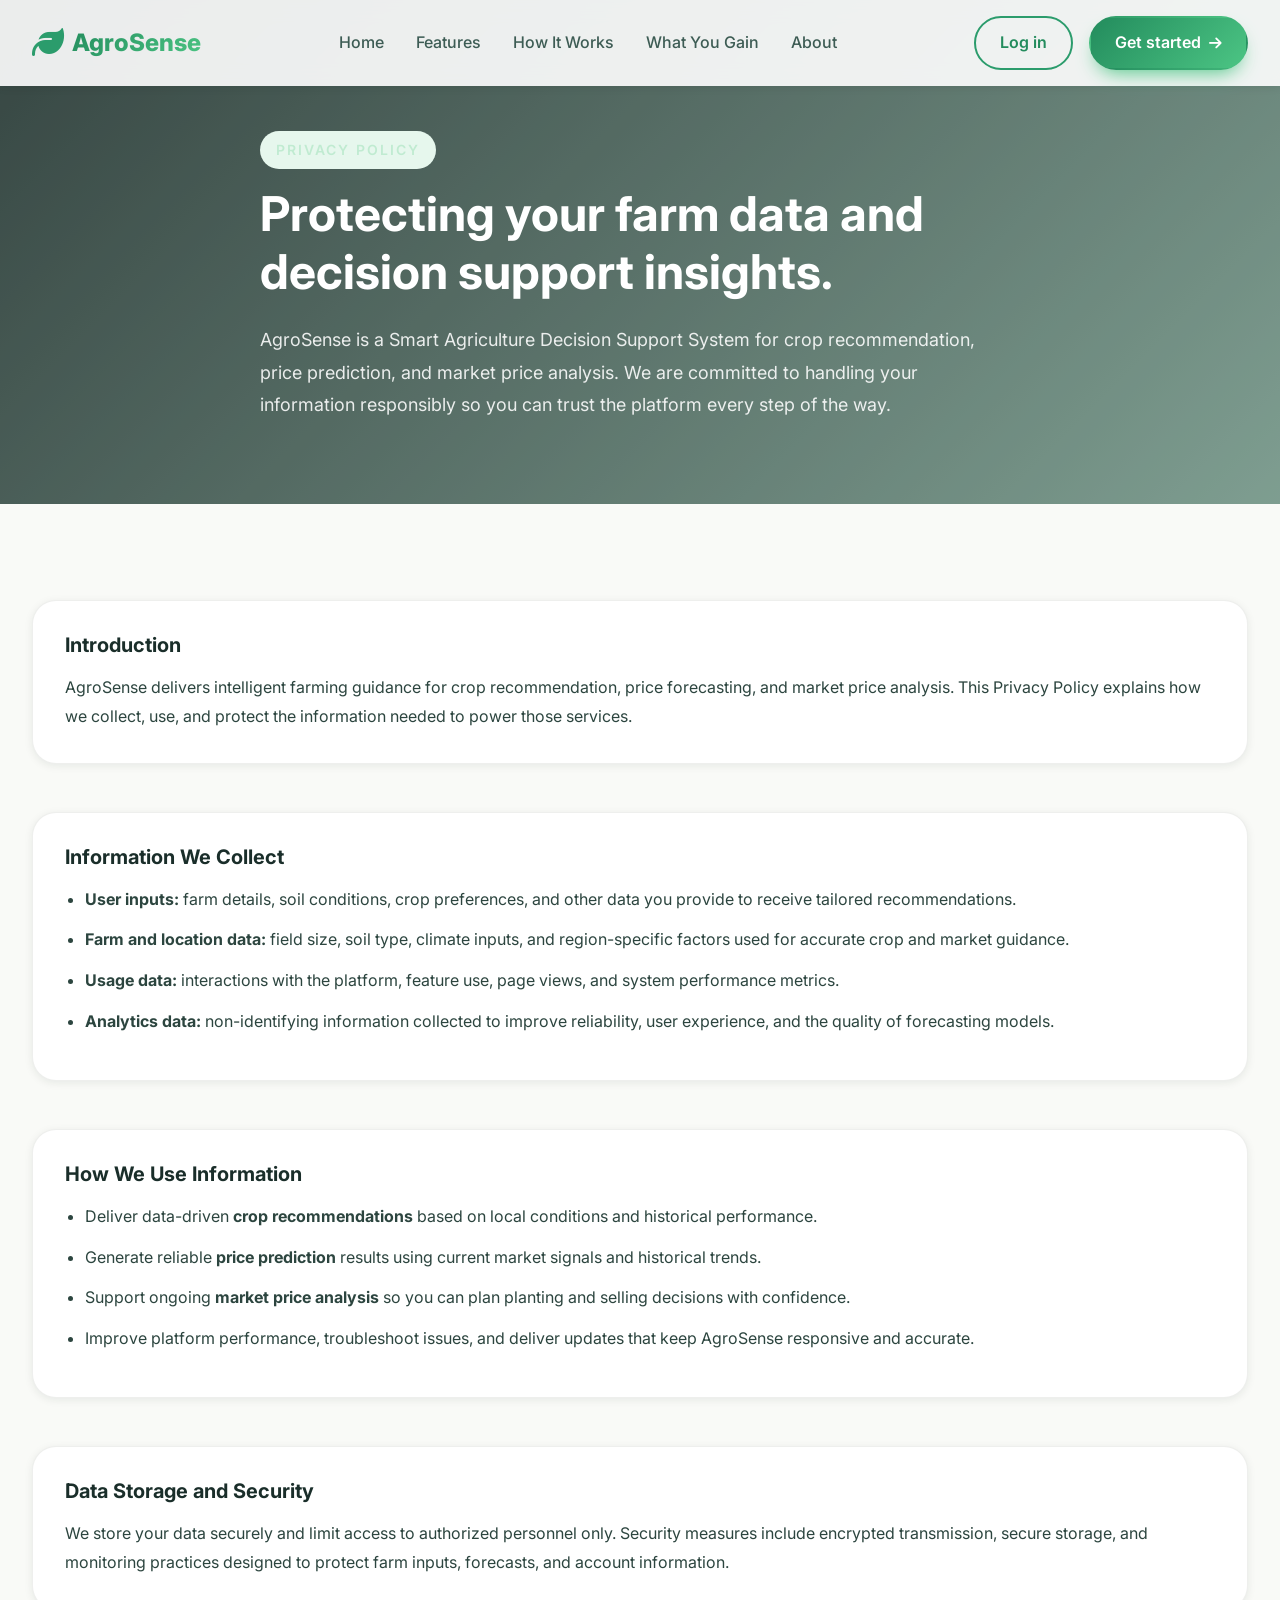
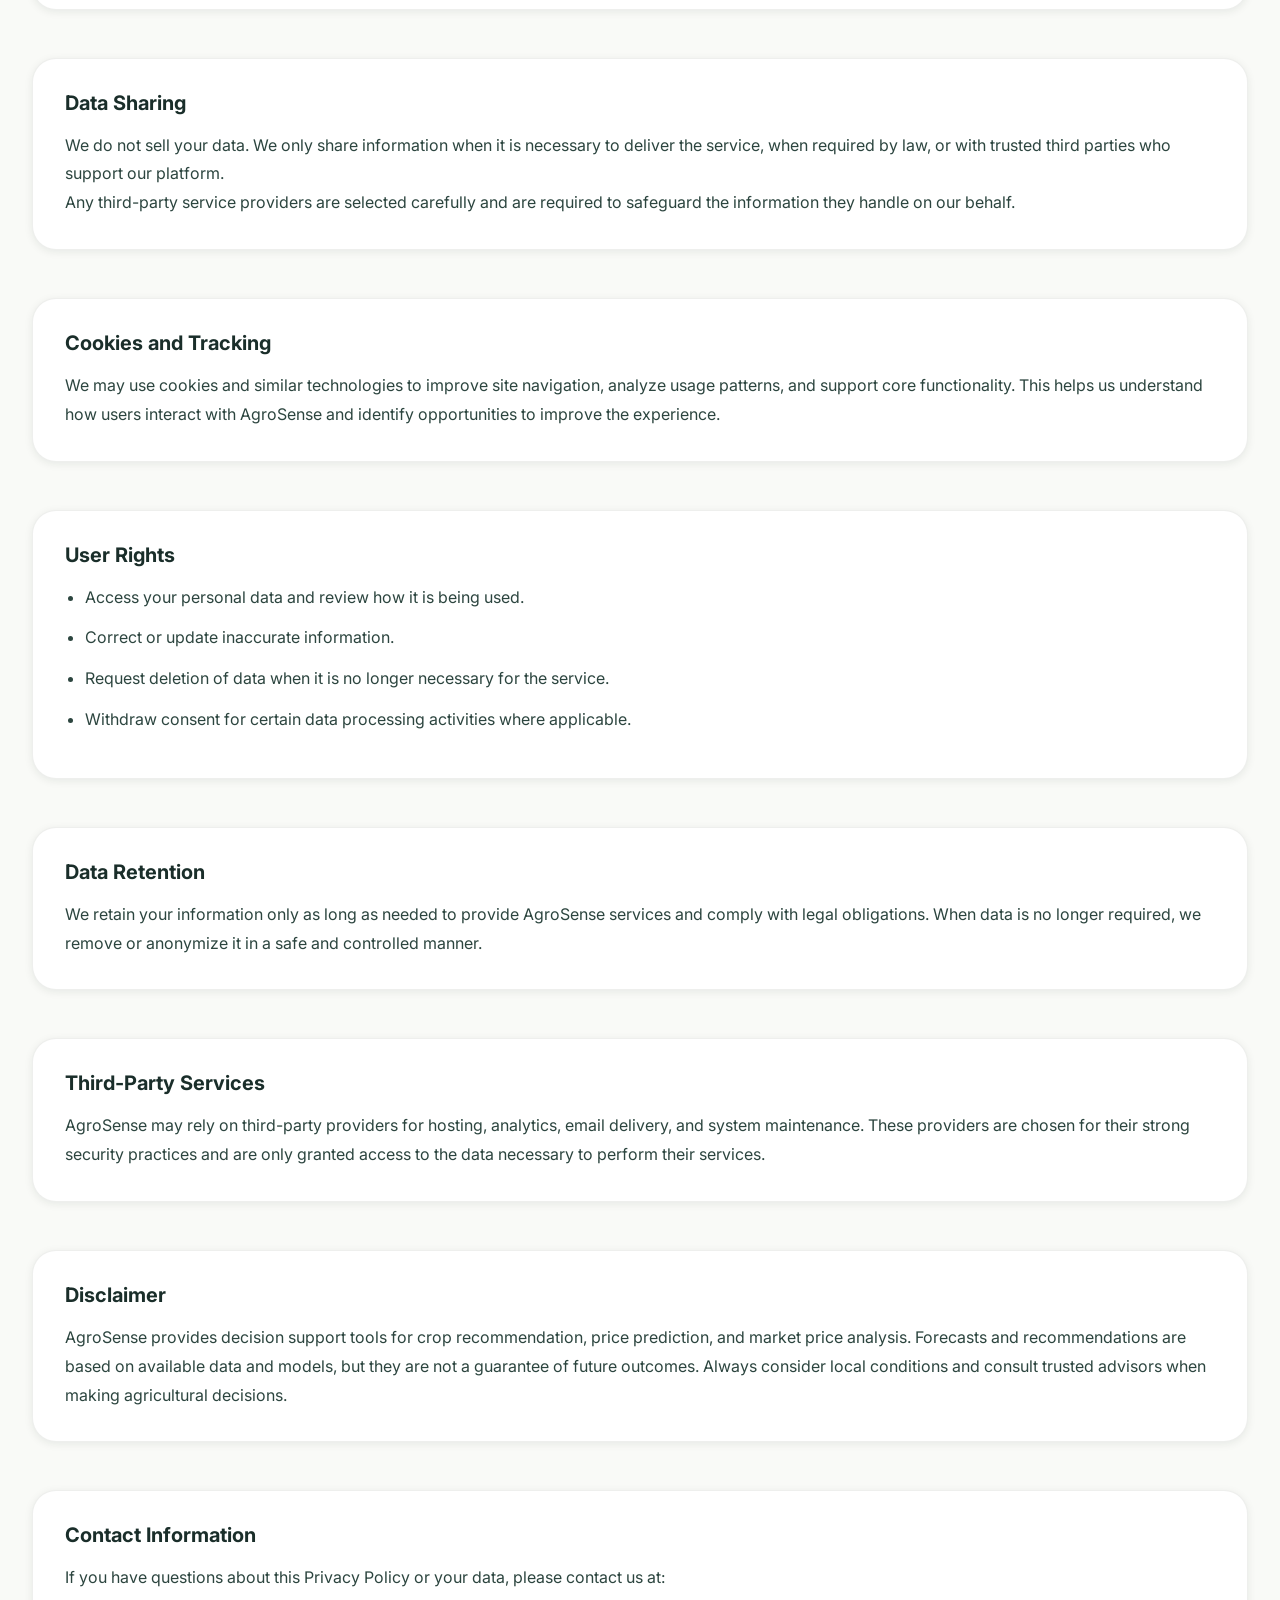
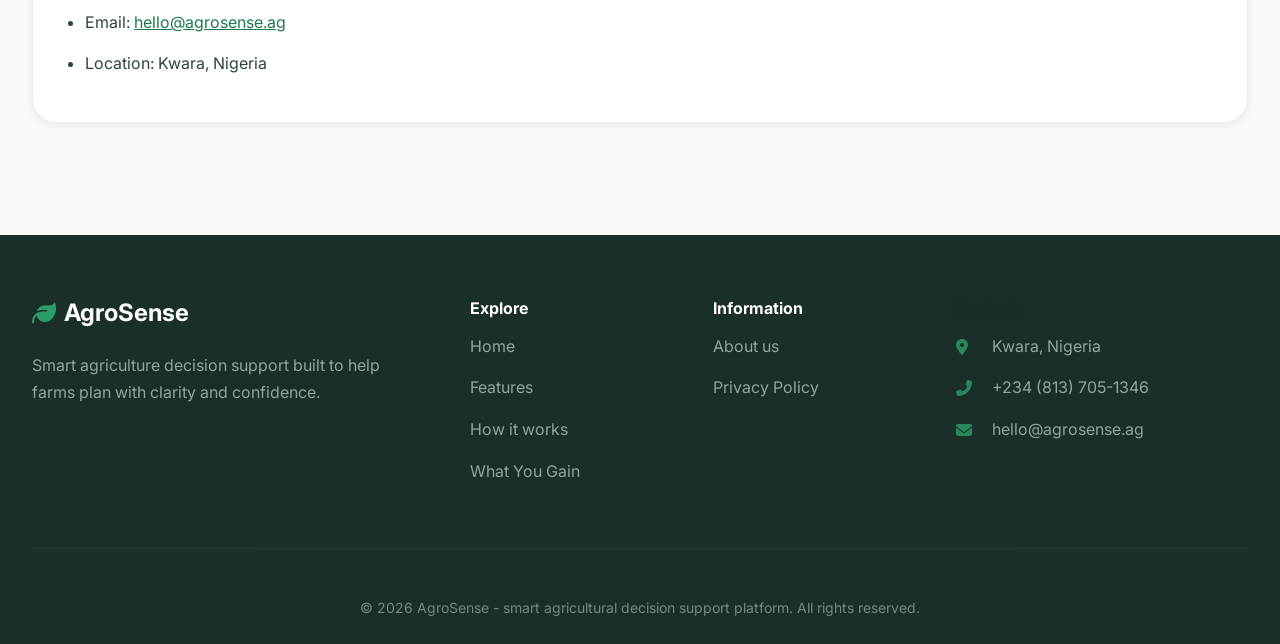
<file: Frontend/privacy.html>
<!DOCTYPE html>
<html lang="en">
<head>
    <meta charset="UTF-8">
    <meta name="viewport" content="width=device-width, initial-scale=1.0">
    <title>Privacy Policy | AgroSense</title>
    <link rel="icon" type="image/svg+xml" href="data:image/svg+xml,%3Csvg xmlns='http://www.w3.org/2000/svg' viewBox='0 0 64 64'%3E%3Cpath fill='%23238c5d' d='M54 10C34 11 20 21 14 37c-4 10 0 17 8 17 15 0 28-13 32-44zM16 49c4-3 9-7 14-12 5-5 10-12 14-20-14 5-24 14-28 24-1 3-1 6 0 8z'/%3E%3C/svg%3E">
    <link rel="stylesheet" href="styles.css">
    <link rel="stylesheet" href="privacy.css">
    <link rel="preconnect" href="https://fonts.googleapis.com">
    <link rel="preconnect" href="https://fonts.gstatic.com" crossorigin>
    <link href="https://fonts.googleapis.com/css2?family=Inter:wght@300;400;500;600;700;800&display=swap" rel="stylesheet">
    <link rel="stylesheet" href="https://cdnjs.cloudflare.com/ajax/libs/font-awesome/6.4.0/css/all.min.css">
</head>
<body>
    <div class="preloader" aria-hidden="true">
        <div class="loader"></div>
    </div>

    <header>
        <nav class="navbar" id="navbar" aria-label="Primary">
            <div class="nav-container">
                <a class="nav-logo" href="index.html" aria-label="AgroSense home">
                    <span class="logo-icon"><i class="fas fa-leaf" aria-hidden="true"></i></span>
                    <span class="logo-text">AgroSense</span>
                </a>

                <div class="nav-menu" id="navMenu">
                    <ul class="nav-list">
                        <li class="nav-item"><a href="index.html#home" class="nav-link">Home</a></li>
                        <li class="nav-item"><a href="index.html#features" class="nav-link">Features</a></li>
                        <li class="nav-item"><a href="index.html#how-it-works" class="nav-link">How It Works</a></li>
                        <li class="nav-item"><a href="index.html#what-you-gain" class="nav-link">What You Gain</a></li>
                        <li class="nav-item"><a href="about.html" class="nav-link">About</a></li>
                    </ul>
                </div>

                <div class="nav-buttons">
                    <a href="index.html?auth=login" class="btn btn-outline">Log in</a>
                    <a href="index.html?auth=signup" class="btn btn-primary">Get started <i class="fas fa-arrow-right" aria-hidden="true"></i></a>
                </div>

                <button class="hamburger" id="hamburger" type="button" aria-label="Toggle navigation" aria-controls="navMenu" aria-expanded="false">
                    <span class="bar"></span>
                    <span class="bar"></span>
                    <span class="bar"></span>
                </button>
            </div>
        </nav>
    </header>

    <main>
        <section class="privacy-hero" aria-labelledby="privacy-title">
            <div class="privacy-hero-overlay"></div>
            <div class="container">
                <div class="privacy-hero-content">
                    <span class="section-subtitle">PRIVACY POLICY</span>
                    <h1 class="section-title" id="privacy-title">Protecting your farm data and decision support insights.</h1>
                    <p class="section-description">
                        AgroSense is a Smart Agriculture Decision Support System for crop recommendation, price prediction, and market price analysis. We are committed to handling your information responsibly so you can trust the platform every step of the way.
                    </p>
                </div>
            </div>
        </section>

        <section class="privacy-section">
            <div class="container">
                <article class="policy-card">
                    <h2>Introduction</h2>
                    <p>AgroSense delivers intelligent farming guidance for crop recommendation, price forecasting, and market price analysis. This Privacy Policy explains how we collect, use, and protect the information needed to power those services.</p>
                </article>

                <article class="policy-card">
                    <h2>Information We Collect</h2>
                    <ul class="policy-list">
                        <li><strong>User inputs:</strong> farm details, soil conditions, crop preferences, and other data you provide to receive tailored recommendations.</li>
                        <li><strong>Farm and location data:</strong> field size, soil type, climate inputs, and region-specific factors used for accurate crop and market guidance.</li>
                        <li><strong>Usage data:</strong> interactions with the platform, feature use, page views, and system performance metrics.</li>
                        <li><strong>Analytics data:</strong> non-identifying information collected to improve reliability, user experience, and the quality of forecasting models.</li>
                    </ul>
                </article>

                <article class="policy-card">
                    <h2>How We Use Information</h2>
                    <ul class="policy-list">
                        <li>Deliver data-driven <strong>crop recommendations</strong> based on local conditions and historical performance.</li>
                        <li>Generate reliable <strong>price prediction</strong> results using current market signals and historical trends.</li>
                        <li>Support ongoing <strong>market price analysis</strong> so you can plan planting and selling decisions with confidence.</li>
                        <li>Improve platform performance, troubleshoot issues, and deliver updates that keep AgroSense responsive and accurate.</li>
                    </ul>
                </article>

                <article class="policy-card">
                    <h2>Data Storage and Security</h2>
                    <p>We store your data securely and limit access to authorized personnel only. Security measures include encrypted transmission, secure storage, and monitoring practices designed to protect farm inputs, forecasts, and account information.</p>
                </article>

                <article class="policy-card">
                    <h2>Data Sharing</h2>
                    <p>We do not sell your data. We only share information when it is necessary to deliver the service, when required by law, or with trusted third parties who support our platform.</p>
                    <p>Any third-party service providers are selected carefully and are required to safeguard the information they handle on our behalf.</p>
                </article>

                <article class="policy-card">
                    <h2>Cookies and Tracking</h2>
                    <p>We may use cookies and similar technologies to improve site navigation, analyze usage patterns, and support core functionality. This helps us understand how users interact with AgroSense and identify opportunities to improve the experience.</p>
                </article>

                <article class="policy-card">
                    <h2>User Rights</h2>
                    <ul class="policy-list">
                        <li>Access your personal data and review how it is being used.</li>
                        <li>Correct or update inaccurate information.</li>
                        <li>Request deletion of data when it is no longer necessary for the service.</li>
                        <li>Withdraw consent for certain data processing activities where applicable.</li>
                    </ul>
                </article>

                <article class="policy-card">
                    <h2>Data Retention</h2>
                    <p>We retain your information only as long as needed to provide AgroSense services and comply with legal obligations. When data is no longer required, we remove or anonymize it in a safe and controlled manner.</p>
                </article>

                <article class="policy-card">
                    <h2>Third-Party Services</h2>
                    <p>AgroSense may rely on third-party providers for hosting, analytics, email delivery, and system maintenance. These providers are chosen for their strong security practices and are only granted access to the data necessary to perform their services.</p>
                </article>

                <article class="policy-card">
                    <h2>Disclaimer</h2>
                    <p>AgroSense provides decision support tools for crop recommendation, price prediction, and market price analysis. Forecasts and recommendations are based on available data and models, but they are not a guarantee of future outcomes. Always consider local conditions and consult trusted advisors when making agricultural decisions.</p>
                </article>

                <article class="policy-card">
                    <h2>Contact Information</h2>
                    <p>If you have questions about this Privacy Policy or your data, please contact us at:</p>
                    <ul class="policy-list">
                        <li>Email: <a href="mailto:hello@agrosense.ag">hello@agrosense.ag</a></li>
                        <li>Location: Kwara, Nigeria</li>
                    </ul>
                </article>
            </div>
        </section>
    </main>

    <footer class="footer">
        <div class="container">
            <div class="footer-grid">
                <section class="footer-about" aria-labelledby="footer-about-title">
                    <h2 class="footer-logo" id="footer-about-title">
                        <i class="fas fa-leaf" aria-hidden="true"></i>
                        <span>AgroSense</span>
                    </h2>
                    <p class="footer-description">Smart agriculture decision support built to help farms plan with clarity and confidence.</p>
                </section>

                <nav class="footer-links" aria-label="Explore">
                    <h4>Explore</h4>
                    <ul>
                        <li><a href="index.html#home">Home</a></li>
                        <li><a href="index.html#features">Features</a></li>
                        <li><a href="index.html#how-it-works">How it works</a></li>
                        <li><a href="index.html#what-you-gain">What You Gain</a></li>
                    </ul>
                </nav>

                <nav class="footer-links" aria-label="Information">
                    <h4>Information</h4>
                    <ul>
                        <li><a href="about.html">About us</a></li>
                        <li><a href="privacy.html">Privacy Policy</a></li>
                    </ul>
                </nav>

                <section class="footer-contact" aria-labelledby="footer-contact-title">
                    <h4 id="footer-contact-title">Contact</h4>
                    <ul>
                        <li><i class="fas fa-map-marker-alt" aria-hidden="true"></i> Kwara, Nigeria</li>
                        <li><i class="fas fa-phone-alt" aria-hidden="true"></i> +234 (813) 705-1346</li>
                        <li><i class="fas fa-envelope" aria-hidden="true"></i> <a href="mailto:hello@agrosense.ag">hello@agrosense.ag</a></li>
                    </ul>
                </section>
            </div>

            <div class="footer-bottom">
                <p>&copy; 2026 AgroSense - smart agricultural decision support platform. All rights reserved.</p>
            </div>
        </div>
    </footer>

    <a href="#privacy-title" class="back-to-top" id="backToTop" aria-label="Back to top">
        <i class="fas fa-arrow-up" aria-hidden="true"></i>
    </a>

    <script src="about.js"></script>
</body>
</html>
</file>
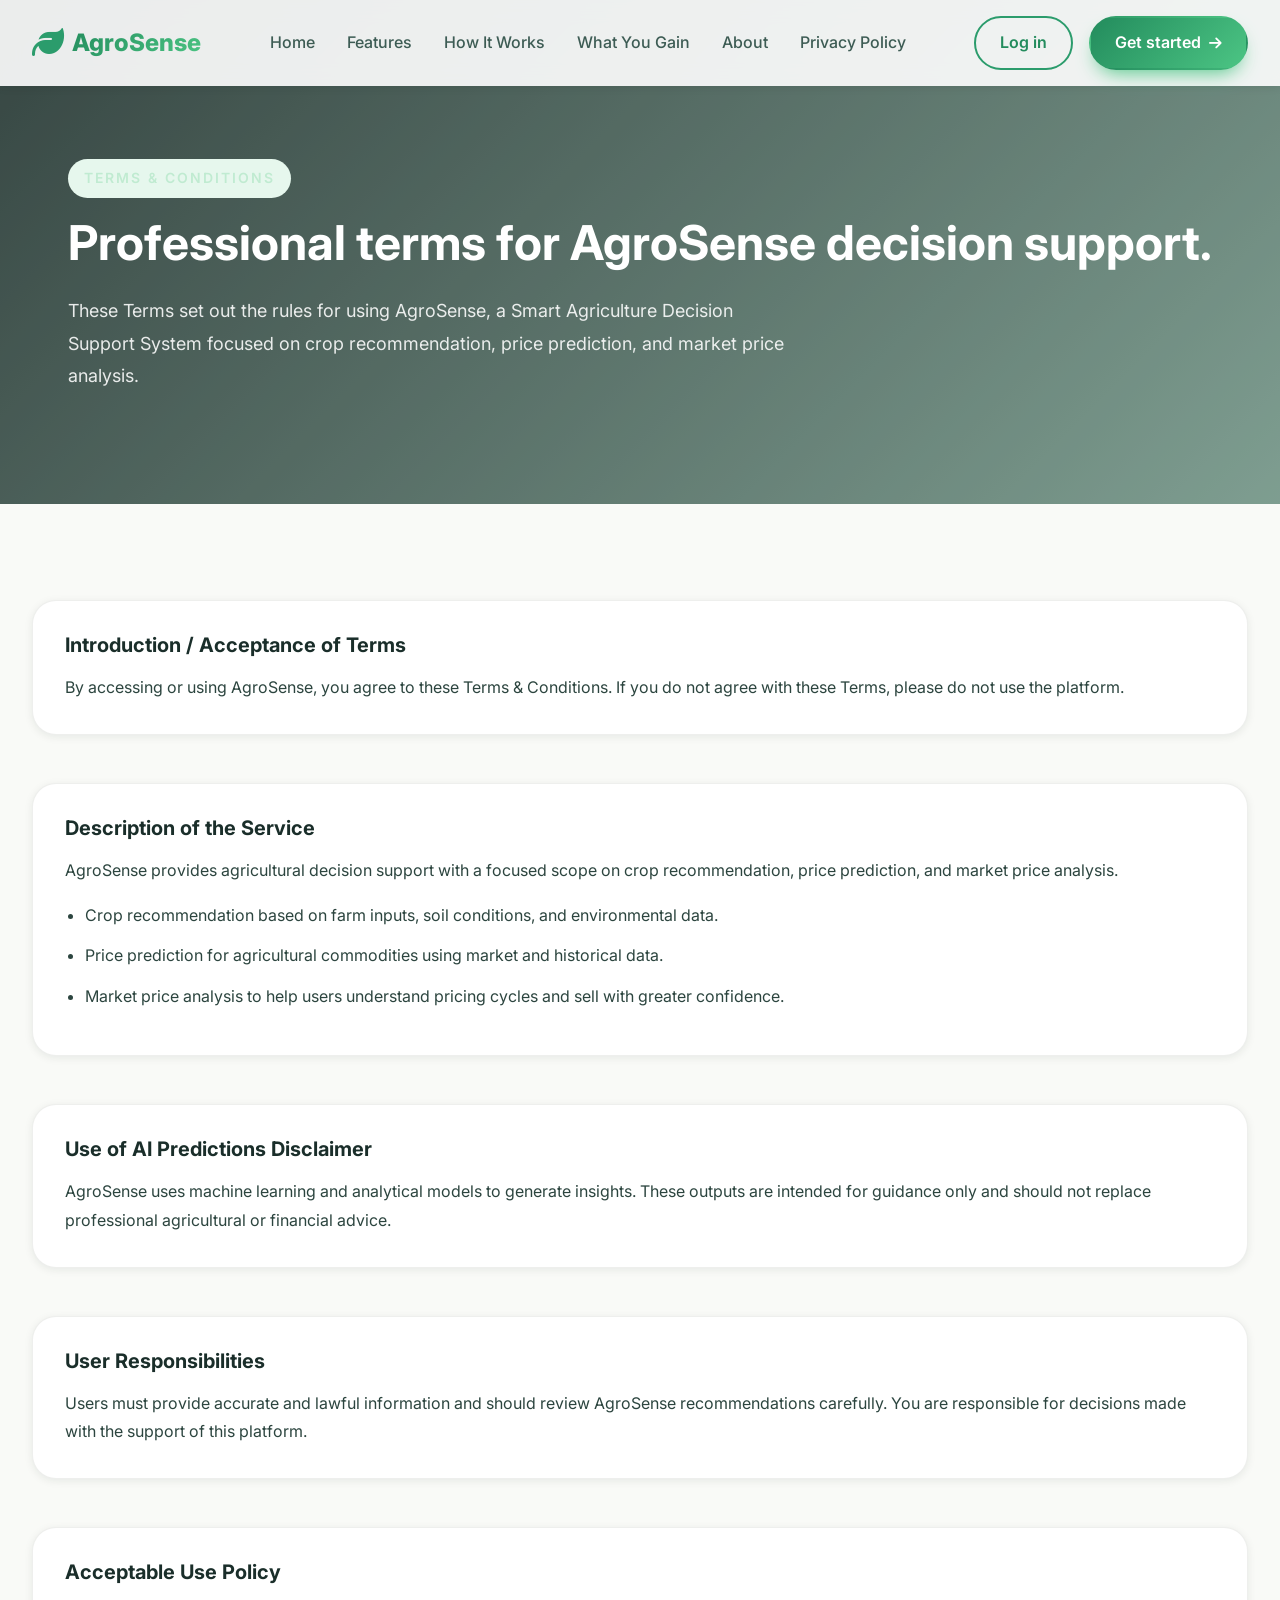
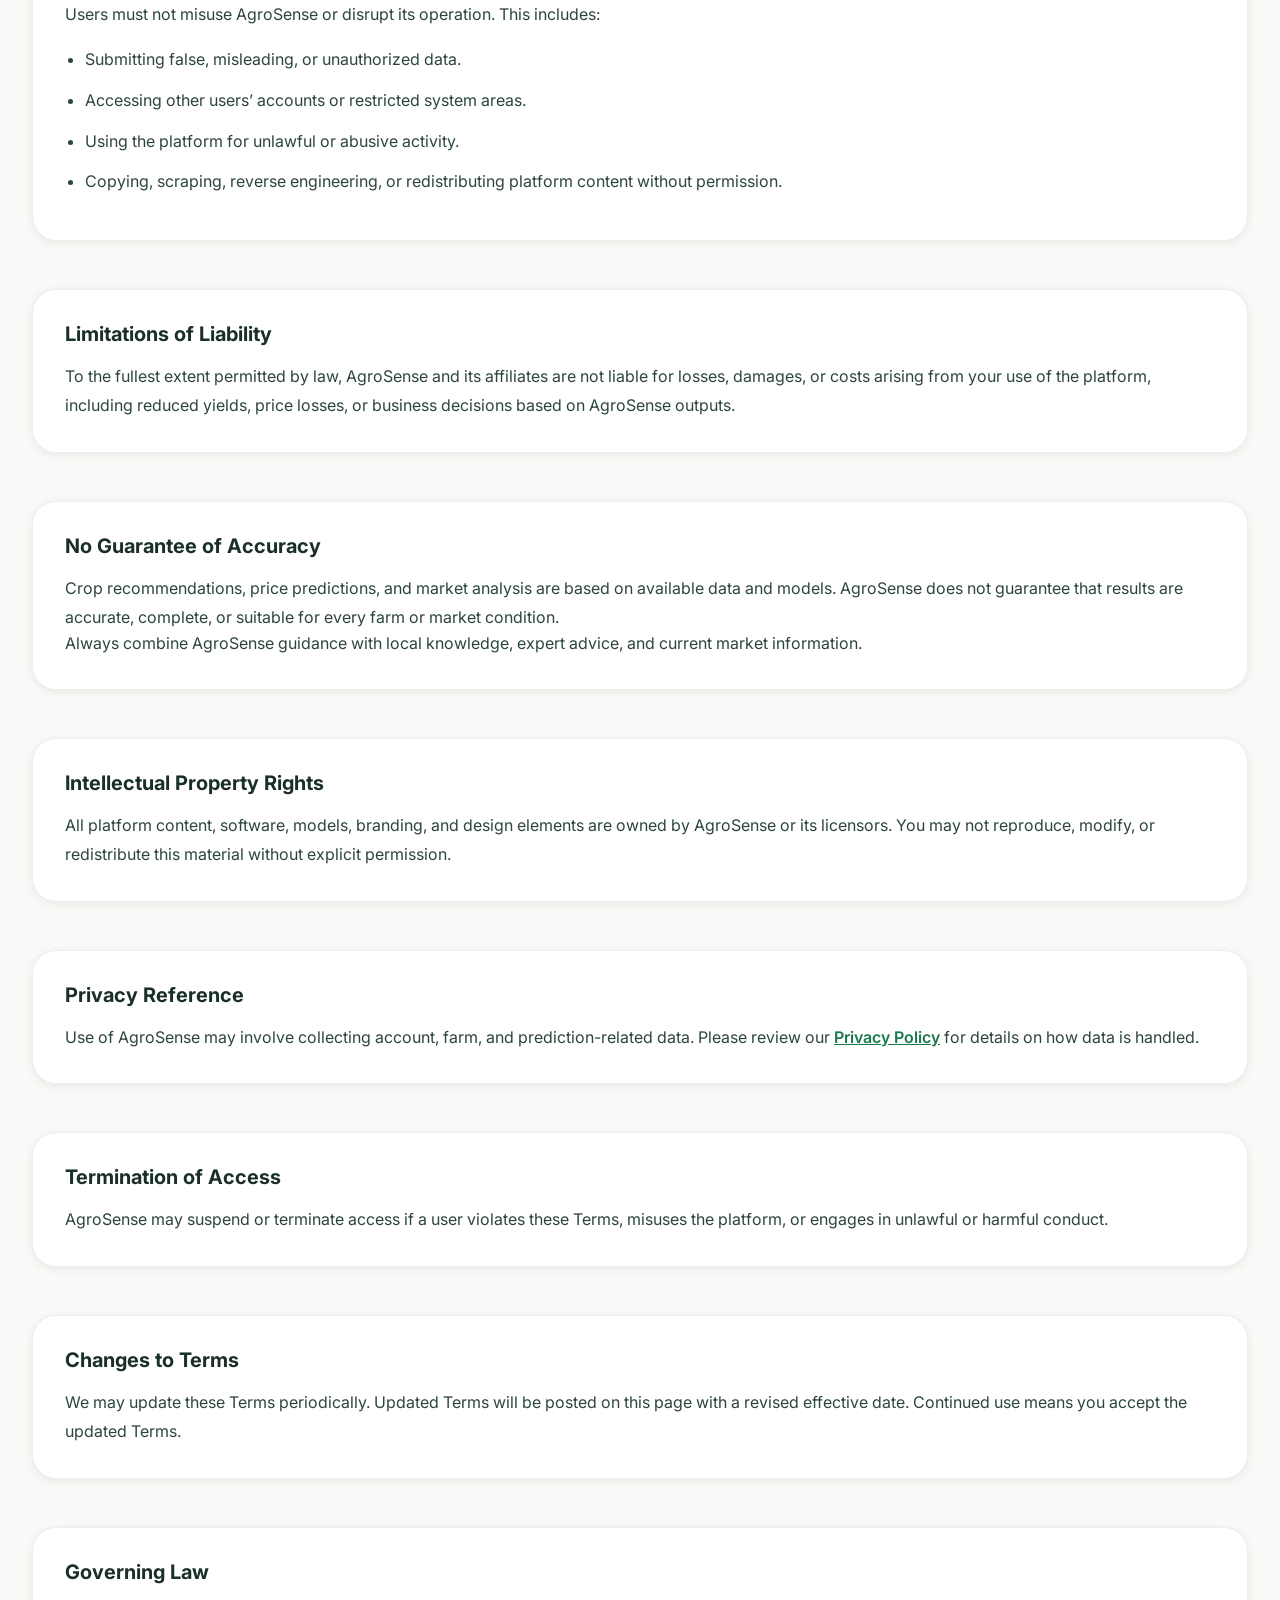
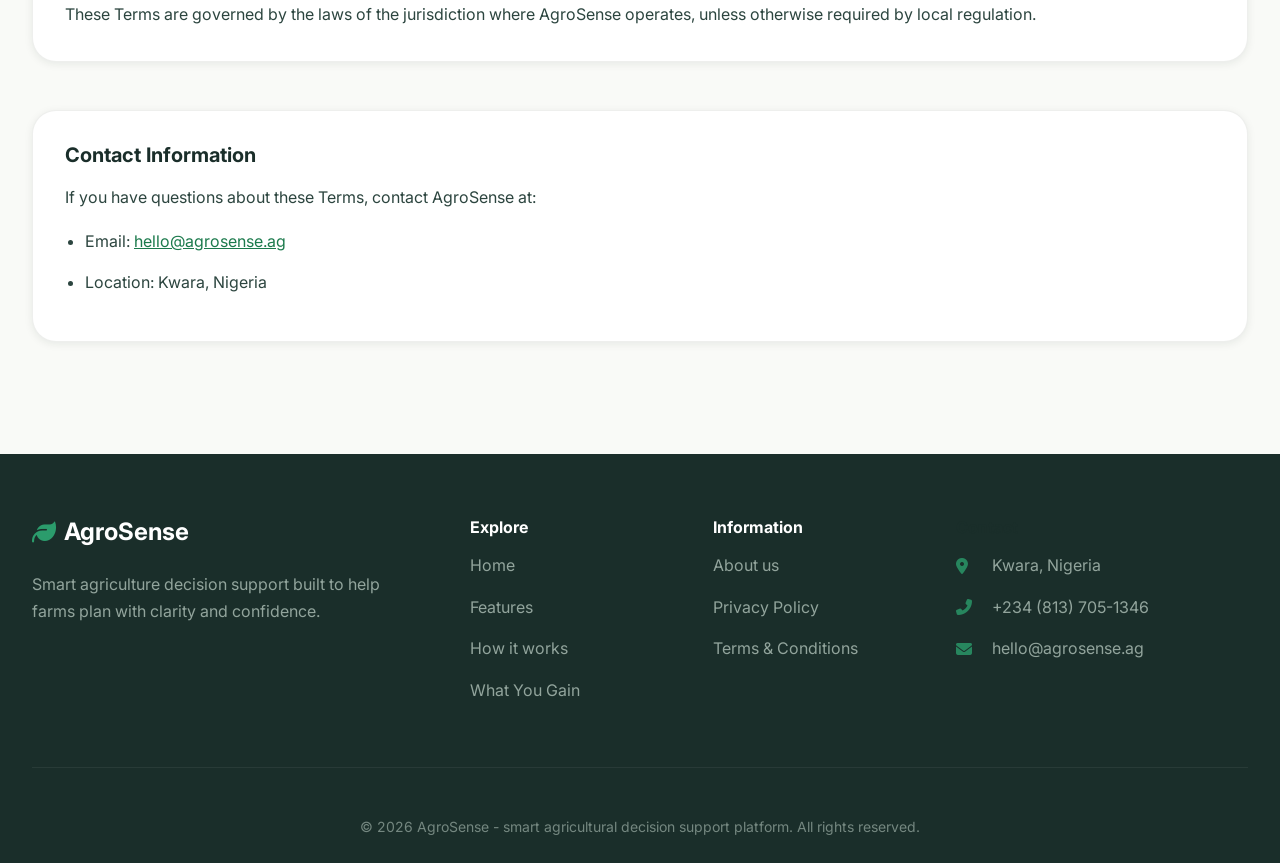
<file: Frontend/terms.html>
﻿<!DOCTYPE html>
<html lang="en">
<head>
    <meta charset="UTF-8">
    <meta name="viewport" content="width=device-width, initial-scale=1.0">
    <title>Terms & Conditions | AgroSense</title>
    <link rel="icon" type="image/svg+xml" href="data:image/svg+xml,%3Csvg xmlns='http://www.w3.org/2000/svg' viewBox='0 0 64 64'%3E%3Cpath fill='%23238c5d' d='M54 10C34 11 20 21 14 37c-4 10 0 17 8 17 15 0 28-13 32-44zM16 49c4-3 9-7 14-12 5-5 10-12 14-20-14 5-24 14-28 24-1 3-1 6 0 8z'/%3E%3C/svg%3E">
    <link rel="stylesheet" href="styles.css">
    <link rel="stylesheet" href="privacy.css">
    <link rel="preconnect" href="https://fonts.googleapis.com">
    <link rel="preconnect" href="https://fonts.gstatic.com" crossorigin>
    <link href="https://fonts.googleapis.com/css2?family=Inter:wght@300;400;500;600;700;800&display=swap" rel="stylesheet">
    <link rel="stylesheet" href="https://cdnjs.cloudflare.com/ajax/libs/font-awesome/6.4.0/css/all.min.css">
</head>
<body>
    <div class="preloader" aria-hidden="true">
        <div class="loader"></div>
    </div>

    <header>
        <nav class="navbar" id="navbar" aria-label="Primary">
            <div class="nav-container">
                <a class="nav-logo" href="index.html" aria-label="AgroSense home">
                    <span class="logo-icon"><i class="fas fa-leaf" aria-hidden="true"></i></span>
                    <span class="logo-text">AgroSense</span>
                </a>

                <div class="nav-menu" id="navMenu">
                    <ul class="nav-list">
                        <li class="nav-item"><a href="index.html#home" class="nav-link">Home</a></li>
                        <li class="nav-item"><a href="index.html#features" class="nav-link">Features</a></li>
                        <li class="nav-item"><a href="index.html#how-it-works" class="nav-link">How It Works</a></li>
                        <li class="nav-item"><a href="index.html#what-you-gain" class="nav-link">What You Gain</a></li>
                        <li class="nav-item"><a href="about.html" class="nav-link">About</a></li>
                        <li class="nav-item"><a href="privacy.html" class="nav-link">Privacy Policy</a></li>
                    </ul>
                </div>

                <div class="nav-buttons">
                    <a href="index.html?auth=login" class="btn btn-outline">Log in</a>
                    <a href="index.html?auth=signup" class="btn btn-primary">Get started <i class="fas fa-arrow-right" aria-hidden="true"></i></a>
                </div>

                <button class="hamburger" id="hamburger" type="button" aria-label="Toggle navigation" aria-controls="navMenu" aria-expanded="false">
                    <span class="bar"></span>
                    <span class="bar"></span>
                    <span class="bar"></span>
                </button>
            </div>
        </nav>
    </header>

    <main>
        <section class="privacy-hero" id="terms-home">
            <div class="privacy-hero-overlay"></div>
            <div class="container">
                <span class="section-subtitle">TERMS & CONDITIONS</span>
                <h1 class="section-title">Professional terms for AgroSense decision support.</h1>
                <p class="section-description">These Terms set out the rules for using AgroSense, a Smart Agriculture Decision Support System focused on crop recommendation, price prediction, and market price analysis.</p>
            </div>
        </section>

        <section class="privacy-section">
            <div class="container">
                <article class="policy-card">
                    <h2 id="acceptance">Introduction / Acceptance of Terms</h2>
                    <p>By accessing or using AgroSense, you agree to these Terms & Conditions. If you do not agree with these Terms, please do not use the platform.</p>
                </article>

                <article class="policy-card">
                    <h2 id="service">Description of the Service</h2>
                    <p>AgroSense provides agricultural decision support with a focused scope on crop recommendation, price prediction, and market price analysis.</p>
                    <ul class="policy-list">
                        <li>Crop recommendation based on farm inputs, soil conditions, and environmental data.</li>
                        <li>Price prediction for agricultural commodities using market and historical data.</li>
                        <li>Market price analysis to help users understand pricing cycles and sell with greater confidence.</li>
                    </ul>
                </article>

                <article class="policy-card">
                    <h2 id="ai-disclaimer">Use of AI Predictions Disclaimer</h2>
                    <p>AgroSense uses machine learning and analytical models to generate insights. These outputs are intended for guidance only and should not replace professional agricultural or financial advice.</p>
                </article>

                <article class="policy-card">
                    <h2 id="responsibilities">User Responsibilities</h2>
                    <p>Users must provide accurate and lawful information and should review AgroSense recommendations carefully. You are responsible for decisions made with the support of this platform.</p>
                </article>

                <article class="policy-card">
                    <h2 id="acceptable-use">Acceptable Use Policy</h2>
                    <p>Users must not misuse AgroSense or disrupt its operation. This includes:</p>
                    <ul class="policy-list">
                        <li>Submitting false, misleading, or unauthorized data.</li>
                        <li>Accessing other users’ accounts or restricted system areas.</li>
                        <li>Using the platform for unlawful or abusive activity.</li>
                        <li>Copying, scraping, reverse engineering, or redistributing platform content without permission.</li>
                    </ul>
                </article>

                <article class="policy-card">
                    <h2 id="liability">Limitations of Liability</h2>
                    <p>To the fullest extent permitted by law, AgroSense and its affiliates are not liable for losses, damages, or costs arising from your use of the platform, including reduced yields, price losses, or business decisions based on AgroSense outputs.</p>
                </article>

                <article class="policy-card">
                    <h2 id="accuracy">No Guarantee of Accuracy</h2>
                    <p>Crop recommendations, price predictions, and market analysis are based on available data and models. AgroSense does not guarantee that results are accurate, complete, or suitable for every farm or market condition.</p>
                    <div class="terms-notice">Always combine AgroSense guidance with local knowledge, expert advice, and current market information.</div>
                </article>

                <article class="policy-card">
                    <h2 id="intellectual-property">Intellectual Property Rights</h2>
                    <p>All platform content, software, models, branding, and design elements are owned by AgroSense or its licensors. You may not reproduce, modify, or redistribute this material without explicit permission.</p>
                </article>

                <article class="policy-card">
                    <h2 id="privacy">Privacy Reference</h2>
                    <p>Use of AgroSense may involve collecting account, farm, and prediction-related data. Please review our <a class="auth-text-link-inline" href="privacy.html">Privacy Policy</a> for details on how data is handled.</p>
                </article>

                <article class="policy-card">
                    <h2 id="termination">Termination of Access</h2>
                    <p>AgroSense may suspend or terminate access if a user violates these Terms, misuses the platform, or engages in unlawful or harmful conduct.</p>
                </article>

                <article class="policy-card">
                    <h2 id="changes">Changes to Terms</h2>
                    <p>We may update these Terms periodically. Updated Terms will be posted on this page with a revised effective date. Continued use means you accept the updated Terms.</p>
                </article>

                <article class="policy-card">
                    <h2 id="governing-law">Governing Law</h2>
                    <p>These Terms are governed by the laws of the jurisdiction where AgroSense operates, unless otherwise required by local regulation.</p>
                </article>

                <article class="policy-card">
                    <h2 id="contact">Contact Information</h2>
                    <p>If you have questions about these Terms, contact AgroSense at:</p>
                    <ul class="policy-list">
                        <li>Email: <a href="mailto:hello@agrosense.ag">hello@agrosense.ag</a></li>
                        <li>Location: Kwara, Nigeria</li>
                    </ul>
                </article>
            </div>
        </section>
    </main>

    <footer class="footer">
        <div class="container">
            <div class="footer-grid">
                <section class="footer-about" aria-labelledby="footer-about-title">
                    <h2 class="footer-logo" id="footer-about-title">
                        <i class="fas fa-leaf" aria-hidden="true"></i>
                        <span>AgroSense</span>
                    </h2>
                    <p class="footer-description">Smart agriculture decision support built to help farms plan with clarity and confidence.</p>
                </section>

                <nav class="footer-links" aria-label="Explore">
                    <h4>Explore</h4>
                    <ul>
                        <li><a href="index.html#home">Home</a></li>
                        <li><a href="index.html#features">Features</a></li>
                        <li><a href="index.html#how-it-works">How it works</a></li>
                        <li><a href="index.html#what-you-gain">What You Gain</a></li>
                    </ul>
                </nav>

                <nav class="footer-links" aria-label="Information">
                    <h4>Information</h4>
                    <ul>
                        <li><a href="about.html">About us</a></li>
                        <li><a href="privacy.html">Privacy Policy</a></li>
                        <li><a href="terms.html">Terms & Conditions</a></li>
                    </ul>
                </nav>

                <section class="footer-contact" aria-labelledby="footer-contact-title">
                    <h4 id="footer-contact-title">Contact</h4>
                    <ul>
                        <li><i class="fas fa-map-marker-alt" aria-hidden="true"></i> Kwara, Nigeria</li>
                        <li><i class="fas fa-phone-alt" aria-hidden="true"></i> +234 (813) 705-1346</li>
                        <li><i class="fas fa-envelope" aria-hidden="true"></i> <a href="mailto:hello@agrosense.ag">hello@agrosense.ag</a></li>
                    </ul>
                </section>
            </div>

            <div class="footer-bottom">
                <p>&copy; 2026 AgroSense - smart agricultural decision support platform. All rights reserved.</p>
            </div>
        </div>
    </footer>

    <a href="#terms-home" class="back-to-top" id="backToTop" aria-label="Back to top">
        <i class="fas fa-arrow-up" aria-hidden="true"></i>
    </a>

    <script src="about.js"></script>
</body>
</html>
</file>
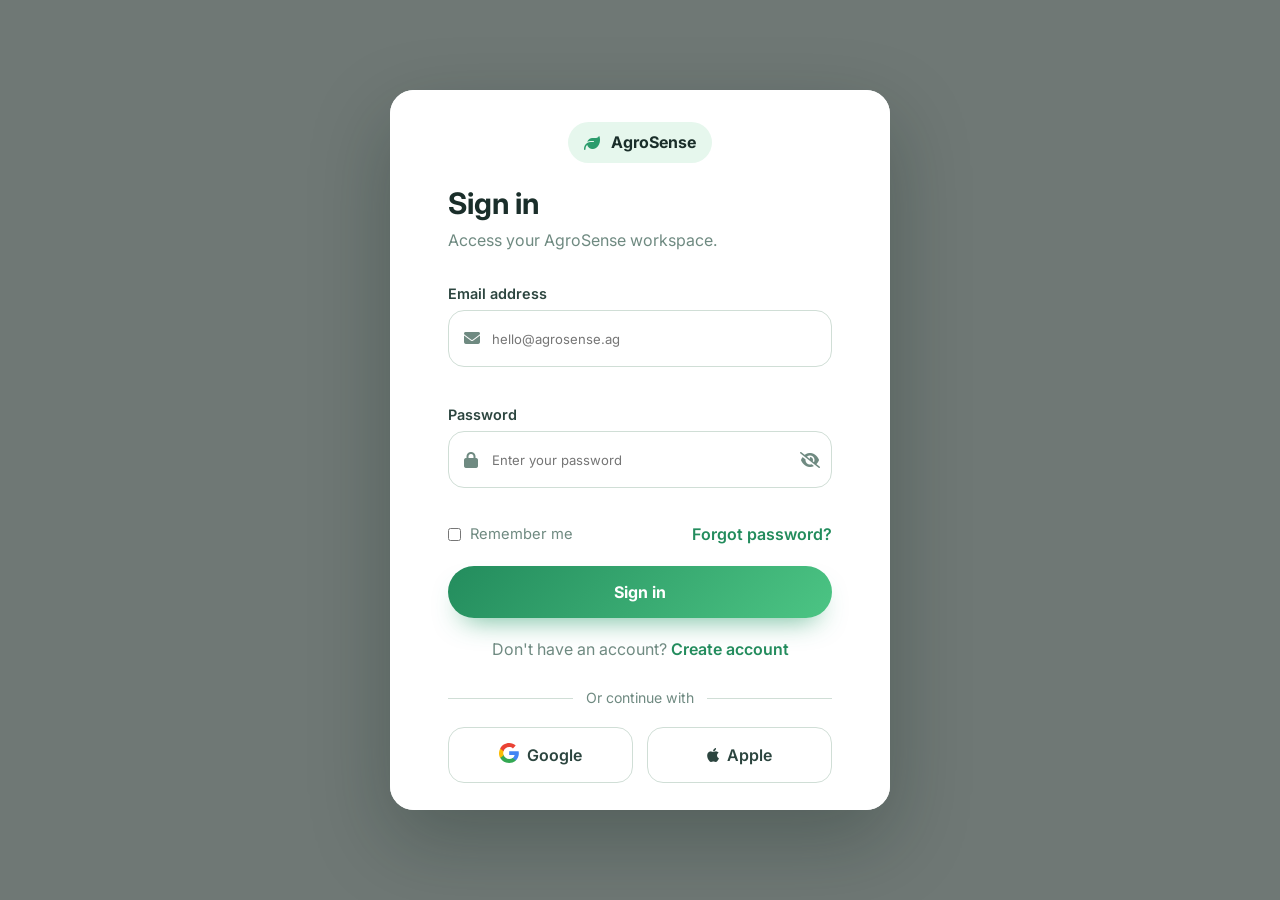
<file: my project/dashboard.html>
<!-- dashboard.html -->
<!DOCTYPE html>
<html lang="en">
<head>
    <meta charset="UTF-8">
    <meta name="viewport" content="width=device-width, initial-scale=1.0, viewport-fit=cover">
    <title>AgroSense | Smart Farm Dashboard</title>
    <link rel="icon" type="image/svg+xml" href="data:image/svg+xml,%3Csvg xmlns='http://www.w3.org/2000/svg' viewBox='0 0 64 64'%3E%3Cpath fill='%23238c5d' d='M54 10C34 11 20 21 14 37c-4 10 0 17 8 17 15 0 28-13 32-44zM16 49c4-3 9-7 14-12 5-5 10-12 14-20-14 5-24 14-28 24-1 3-1 6 0 8z'/%3E%3C/svg%3E">
    <link rel="preconnect" href="https://fonts.googleapis.com">
    <link rel="preconnect" href="https://fonts.gstatic.com" crossorigin>
    <link href="https://fonts.googleapis.com/css2?family=Inter:wght@300;400;500;600;700;800&display=swap" rel="stylesheet">
    <link rel="stylesheet" href="https://cdnjs.cloudflare.com/ajax/libs/font-awesome/6.4.0/css/all.min.css">
    <link rel="stylesheet" href="styles.css">
    <link rel="stylesheet" href="dashboard.css">
</head>
<body>
    <div class="dashboard-wrapper">
        <!-- Sidebar -->
        <aside class="sidebar" id="sidebar">
            <div class="sidebar-header">
                <a href="#" class="sidebar-logo">
                    <i class="fas fa-leaf"></i>
                    <span>AgroSense</span>
                </a>
                <button class="sidebar-close" id="sidebarClose" aria-label="Close sidebar">
                    <i class="fas fa-times"></i>
                </button>
            </div>
            <nav class="sidebar-nav">
                <ul class="nav-menu">
                    <li class="nav-item active">
                        <a href="#" class="nav-link" data-page="dashboard">
                            <i class="fas fa-tachometer-alt"></i>
                            <span>Dashboard</span>
                        </a>
                    </li>
                    <li class="nav-item">
                        <a href="#" class="nav-link" data-page="recommendation">
                            <i class="fas fa-seedling"></i>
                            <span>Crop Recommendation</span>
                        </a>
                    </li>
                    <li class="nav-item">
                        <a href="#" class="nav-link" data-page="price-prediction">
                            <i class="fas fa-chart-line"></i>
                            <span>Price Prediction</span>
                        </a>
                    </li>
                    <li class="nav-item">
                        <a href="#" class="nav-link" data-page="market-analysis">
                            <i class="fas fa-chart-simple"></i>
                            <span>Market Price Analysis</span>
                        </a>
                    </li>
                    <li class="nav-item">
                        <a href="#" class="nav-link" data-page="history">
                            <i class="fas fa-history"></i>
                            <span>History Page</span>
                        </a>
                    </li>
                    <li class="nav-item">
                        <a href="#" class="nav-link" data-page="profile">
                            <i class="fas fa-user-edit"></i>
                            <span>Profile Settings</span>
                        </a>
                    </li>
                </ul>
                <div class="sidebar-footer">
                    <a href="#" class="nav-link logout-btn" id="logoutBtn">
                        <i class="fas fa-sign-out-alt"></i>
                        <span>Logout</span>
                    </a>
                </div>
            </nav>
        </aside>
        <div class="sidebar-backdrop" id="sidebarBackdrop" aria-hidden="true"></div>

        <!-- Main Content -->
        <main class="dashboard-main">
            <!-- Top Navbar -->
            <header class="dashboard-header">
                <button class="menu-toggle" id="menuToggle" aria-label="Toggle menu">
                    <i class="fas fa-bars"></i>
                </button>
                <div class="header-user">
                    <div class="user-dropdown" id="userDropdown">
                        <div class="user-info">
                            <div class="user-details">
                                <span class="user-name" id="userName">John Doe</span>
                            </div>
                            <i class="fas fa-chevron-down dropdown-icon"></i>
                        </div>
                        <div class="dropdown-menu">
                            <a href="#" class="dropdown-item" data-page="profile">
                                <i class="fas fa-user-cog"></i>
                                <span>Profile Settings</span>
                            </a>
                            <a href="#" class="dropdown-item" id="dropdownLogout">
                                <i class="fas fa-sign-out-alt"></i>
                                <span>Logout</span>
                            </a>
                        </div>
                    </div>
                </div>
            </header>

            <div class="dashboard-content">
                <!-- Welcome Dashboard (Default View) -->
                <div class="content-page active" id="page-dashboard">
                    <div class="welcome-section">
                        <div class="welcome-top">
                            <div class="welcome-badge">
                                <i class="fas fa-leaf"></i>
                                <span>AgroSense Dashboard</span>
                            </div>
                            <div class="welcome-status">
                                <i class="fas fa-circle"></i>
                                <span>System Online</span>
                            </div>
                        </div>
                        <h1 class="welcome-title">Welcome back, <span id="welcomeFarmerName">Farmer</span></h1>
                        <div class="welcome-message-flow" aria-live="polite">
                            <i class="fas fa-wave-square"></i>
                            <span id="dynamicWelcomeMessage" class="message-text">Review your profile data before starting new recommendations.</span>
                        </div>
                    </div>

                    <div class="profile-overview">
                        <div class="profile-card">
                            <div class="profile-avatar-section">
                                <div class="profile-avatar-large" id="profileAvatarLarge">
                                    <i class="fas fa-user"></i>
                                </div>
                                <button class="btn-upload" id="uploadAvatarBtn">
                                    <i class="fas fa-camera"></i>
                                    <span>Upload Profile Picture</span>
                                </button>
                                <input type="file" id="avatarInput" accept="image/*" style="display: none;">
                            </div>
                            <div class="profile-info">
                                <h3>Farmer Information</h3>
                                <div class="info-columns" id="farmerDetailsList"></div>
                            </div>
                        </div>
                    </div>

                    <div class="onboarding-section">
                        <div class="quick-actions-row">
                            <div class="market-signal-panel">
                                <h2 class="section-title">Insights</h2>
                                <div class="market-signal-content">
                                    <div class="market-signal-image">
                                        <img src="images/image-removebg-preview.png" alt="Market signal visual">
                                    </div>
                                    <p class="market-signal-text">
                                        Maize prices are stable this week. Run price forecast before final harvest-sale timing.
                                    </p>
                                </div>
                            </div>
                            <div class="quick-actions-box">
                                <h2 class="section-title">Quick Actions</h2>
                                <div class="quick-actions-toolbar">
                                    <button type="button" class="quick-action-btn" data-action="recommendation">
                                        <i class="fas fa-seedling"></i>
                                        <span>Crop Recommendation</span>
                                    </button>
                                    <button type="button" class="quick-action-btn" data-action="price-prediction">
                                        <i class="fas fa-chart-line"></i>
                                        <span>Price Forecast</span>
                                    </button>
                                    <button type="button" class="quick-action-btn" data-action="market-analysis">
                                        <i class="fas fa-chart-simple"></i>
                                        <span>Market Analysis</span>
                                    </button>
                                </div>
                            </div>
                        </div>
                    </div>
                </div>

                <!-- Placeholder pages for other sections -->
                <div class="content-page" id="page-recommendation">
                    <div class="placeholder-page">
                        <div class="placeholder-icon">
                            <i class="fas fa-seedling"></i>
                        </div>
                        <h2>Crop Recommendation Engine</h2>
                        <p>Get personalized crop suggestions based on your farm data.</p>
                        <button class="btn-primary" id="startRecommendationBtn">Start Recommendation</button>
                        <div class="recommendation-list" id="recommendationList"></div>
                    </div>
                </div>

                <div class="content-page" id="page-price-prediction">
                    <div class="placeholder-page">
                        <div class="placeholder-icon">
                            <i class="fas fa-chart-line"></i>
                        </div>
                        <h2>Price Prediction Tool</h2>
                        <p>Forecast market prices for your crops with AI.</p>
                        <button class="btn-primary" id="startPredictionBtn">Start Prediction</button>
                        <div class="prediction-list" id="predictionList"></div>
                    </div>
                </div>

                <div class="content-page" id="page-market-analysis">
                    <div class="market-analysis-page">
                        <section class="market-analysis-hero">
                            <div>
                                <div class="market-analysis-kicker">
                                    <i class="fas fa-chart-simple"></i>
                                    <span>Market Price Analysis</span>
                                </div>
                                <h2>Track market trends before you decide when and where to sell</h2>
                                <p>Filter by commodity, price type, year, and unit to explore historical average prices across months, states, and markets.</p>
                            </div>
                        </section>

                        <section class="market-analysis-shell">
                            <form class="market-analysis-filter-card" id="marketAnalysisForm">
                                <div class="market-analysis-filter-head">
                                    <div>
                                        <h3>Analysis Filters</h3>
                                        <p>Choose the market slice you want to study.</p>
                                    </div>
                                    <button type="submit" class="btn-primary" id="marketAnalysisSubmitBtn">
                                        <span class="btn-text">Run Analysis</span>
                                        <span class="btn-loader hidden"><i class="fas fa-spinner fa-spin"></i></span>
                                    </button>
                                </div>

                                <div class="market-analysis-filter-grid">
                                    <div class="input-group">
                                        <label for="marketAnalysisCommodity">Commodity</label>
                                        <div class="select-shell">
                                            <select id="marketAnalysisCommodity">
                                                <option value="">Select commodity</option>
                                            </select>
                                            <i class="fas fa-chevron-down"></i>
                                        </div>
                                    </div>

                                    <div class="input-group">
                                        <label for="marketAnalysisPriceType">Price Type</label>
                                        <div class="select-shell">
                                            <select id="marketAnalysisPriceType">
                                                <option value="">Select price type</option>
                                            </select>
                                            <i class="fas fa-chevron-down"></i>
                                        </div>
                                    </div>

                                    <div class="input-group">
                                        <label for="marketAnalysisYear">Year</label>
                                        <div class="select-shell">
                                            <select id="marketAnalysisYear">
                                                <option value="">Select year</option>
                                            </select>
                                            <i class="fas fa-chevron-down"></i>
                                        </div>
                                    </div>

                                    <div class="input-group">
                                        <label for="marketAnalysisUnit">Unit</label>
                                        <div class="select-shell">
                                            <select id="marketAnalysisUnit" disabled>
                                                <option value="">Select unit</option>
                                            </select>
                                            <i class="fas fa-chevron-down"></i>
                                        </div>
                                    </div>
                                </div>
                            </form>

                            <section class="market-analysis-results" id="marketAnalysisResults">
                                <div class="market-analysis-empty" id="marketAnalysisEmptyState">
                                    <div class="placeholder-icon">
                                        <i class="fas fa-chart-simple"></i>
                                    </div>
                                    <h3>Run a market analysis</h3>
                                    <p>Your result cards and price charts will appear here after you submit the filters.</p>
                                </div>

                                <div class="market-analysis-content hidden" id="marketAnalysisContent">
                                    <div class="market-analysis-metrics" id="marketAnalysisMetrics"></div>

                                    <div class="market-analysis-chart-grid">
                                        <article class="market-chart-card">
                                            <div class="market-chart-card-head">
                                                <h3>Average Price Per Month</h3>
                                                <p>Monthly historical averages for the selected market slice.</p>
                                            </div>
                                            <div class="market-chart market-chart-months" id="monthlyPriceChart"></div>
                                        </article>

                                        <article class="market-chart-card">
                                            <div class="market-chart-card-head">
                                                <h3>Average Price Across States</h3>
                                                <p>Compare state-level average prices.</p>
                                            </div>
                                            <div class="market-chart market-chart-bars" id="statePriceChart"></div>
                                        </article>
                                    </div>

                                    <article class="market-chart-card market-chart-card-full">
                                        <div class="market-chart-card-head">
                                            <h3>Average Price Across Markets</h3>
                                            <p>See how average prices vary from market to market.</p>
                                        </div>
                                        <div class="market-chart market-chart-bars" id="marketPriceChart"></div>
                                    </article>
                                </div>
                            </section>
                        </section>
                    </div>
                </div>

                <div class="content-page" id="page-history">
                    <div class="history-page">
                        <section class="history-hero">
                            <div class="history-hero-copy">
                                <div class="market-analysis-kicker">
                                    <i class="fas fa-history"></i>
                                    <span>Activity History</span>
                                </div>
                                <h2>Your recent recommendation and pricing decisions in one place</h2>
                                <p>Review previous model runs, compare recurring patterns, and keep track of the decisions you have already explored.</p>
                            </div>
                            <div class="history-stats-grid">
                                <article class="history-stat-card">
                                    <span class="history-stat-label">Recommendations</span>
                                    <strong class="history-stat-value" id="historyRecommendationCount">0</strong>
                                </article>
                                <article class="history-stat-card">
                                    <span class="history-stat-label">Predictions</span>
                                    <strong class="history-stat-value" id="historyPredictionCount">0</strong>
                                </article>
                            </div>
                        </section>

                        <section class="history-stack">
                            <article class="history-panel">
                                <div class="history-panel-head">
                                    <div>
                                        <h3>Crop Recommendation History</h3>
                                        <p>Crop recommendation runs appear first, with input features as columns and recommendation date at the end.</p>
                                    </div>
                                </div>
                                <div class="history-empty hidden" id="historyRecommendationEmpty">
                                    <div class="placeholder-icon">
                                        <i class="fas fa-seedling"></i>
                                    </div>
                                    <p>No crop recommendation history yet.</p>
                                </div>
                                <div class="history-table-wrap" id="historyRecommendationWrap">
                                    <table class="history-table">
                                        <thead>
                                            <tr>
                                                <th>Recommended Crop</th>
                                                <th>Agro Zone</th>
                                                <th>Nitrogen (kg/ha)</th>
                                                <th>Phosphorus (kg/ha)</th>
                                                <th>Potassium (kg/ha)</th>
                                                <th>Temperature (deg C)</th>
                                                <th>Humidity (%)</th>
                                                <th>Soil pH</th>
                                                <th>Rainfall (mm)</th>
                                                <th>Date</th>
                                            </tr>
                                        </thead>
                                        <tbody id="historyRecommendationList"></tbody>
                                    </table>
                                </div>
                            </article>

                            <article class="history-panel">
                                <div class="history-panel-head">
                                    <div>
                                        <h3>Price Prediction History</h3>
                                    </div>
                                </div>
                                <div class="history-empty hidden" id="historyPredictionEmpty">
                                    <div class="placeholder-icon">
                                        <i class="fas fa-chart-line"></i>
                                    </div>
                                    <p>No price prediction history yet.</p>
                                </div>
                                <div class="history-table-wrap" id="historyPredictionWrap">
                                    <table class="history-table">
                                        <thead>
                                            <tr>
                                                <th>State</th>
                                                <th>LGA</th>
                                                <th>Market</th>
                                                <th>Price Type</th>
                                                <th>Category</th>
                                                <th>Commodity</th>
                                                <th>Quantity</th>
                                                <th>Unit</th>
                                                <th>Forecast Date</th>
                                                <th>Predicted Price</th>
                                            </tr>
                                        </thead>
                                        <tbody id="historyPredictionList"></tbody>
                                    </table>
                                </div>
                            </article>
                        </section>
                    </div>
                </div>

                <div class="content-page" id="page-profile">
                    <div class="profile-edit-container">
                        <h2>Profile Settings</h2>
                        <div class="profile-settings-layout">
                            <aside class="profile-settings-aside">
                                <div class="profile-avatar-large profile-avatar-settings" id="profileAvatarLargeForm">
                                    <i class="fas fa-user"></i>
                                </div>
                                <button class="btn-upload" id="uploadAvatarBtnForm" type="button">
                                    <i class="fas fa-camera"></i>
                                    <span>Upload Profile Picture</span>
                                </button>
                                <input type="file" id="avatarInputForm" accept="image/*" style="display: none;">
                            </aside>

                            <div class="profile-settings-form-panel">
                                <form id="profileEditForm" class="profile-form">
                                    <div class="form-row">
                                        <div class="input-group">
                                            <label>Full Name</label>
                                            <input type="text" id="editFullName" placeholder="Full name">
                                        </div>
                                        <div class="input-group">
                                            <label>Email</label>
                                            <input type="email" id="editEmail" placeholder="Email" readonly>
                                        </div>
                                    </div>
                                    <div class="form-row">
                                        <div class="input-group">
                                            <label>Location</label>
                                            <input type="text" id="editLocation" placeholder="Location">
                                        </div>
                                        <div class="input-group">
                                            <label>Phone Number</label>
                                            <input type="tel" id="editPhoneNumber" placeholder="+2348012345678">
                                        </div>
                                    </div>
                                    <div class="form-row">
                                        <div class="input-group">
                                            <label>Farm Type</label>
                                            <div class="select-shell">
                                                <select id="editFarmType">
                                                    <option value="" selected>Select farm type</option>
                                                    <option value="Crop Farming">Crop Farming</option>
                                                    <option value="Livestock">Livestock</option>
                                                    <option value="Mixed Farming">Mixed Farming</option>
                                                    <option value="Orchard">Orchard</option>
                                                    <option value="Greenhouse">Greenhouse</option>
                                                </select>
                                                <i class="fas fa-chevron-down"></i>
                                            </div>
                                        </div>
                                        <div class="input-group">
                                            <label>Farm Size (hectares)</label>
                                            <input type="number" id="editFarmSize" step="0.1" min="0.1" placeholder="Farm size">
                                        </div>
                                    </div>
                                    <div class="form-row">
                                        <div class="input-group">
                                            <label>Soil Type</label>
                                            <div class="select-shell">
                                                <select id="editSoilType">
                                                    <option value="" selected>Select soil type</option>
                                                    <option value="Clay">Clay</option>
                                                    <option value="Sandy">Sandy</option>
                                                    <option value="Silt">Silt</option>
                                                    <option value="Loam">Loam</option>
                                                    <option value="Chalky">Chalky</option>
                                                    <option value="Peaty">Peaty</option>
                                                </select>
                                                <i class="fas fa-chevron-down"></i>
                                            </div>
                                        </div>
                                        <div class="input-group">
                                            <label>Water Source</label>
                                            <div class="select-shell">
                                                <select id="editWaterSource">
                                                    <option value="" selected>Select water source</option>
                                                    <option value="Rain-fed">Rain-fed</option>
                                                    <option value="Irrigation">Irrigation</option>
                                                    <option value="River">River</option>
                                                    <option value="Borehole">Borehole</option>
                                                    <option value="Mixed">Mixed</option>
                                                </select>
                                                <i class="fas fa-chevron-down"></i>
                                            </div>
                                        </div>
                                    </div>
                                    <div class="form-actions">
                                        <button type="submit" class="btn-primary">Save Changes</button>
                                        <button type="button" class="btn-danger" id="deleteAccountBtn">Delete Account</button>
                                    </div>
                                </form>
                            </div>
                        </div>
                    </div>
                </div>

            </div>
        </main>
    </div>

    <!-- Toast Container -->
    <div class="toast-container" id="toastContainer"></div>

    <!-- Crop Recommendation Modal -->
    <div class="recommend-modal hidden" id="recommendModal" aria-hidden="true">
        <div class="recommend-modal-backdrop" id="recommendModalBackdrop"></div>
        <div class="recommend-modal-dialog" role="dialog" aria-modal="true" aria-labelledby="recommendModalTitle">
            <button class="recommend-modal-close" id="recommendModalClose" aria-label="Close recommendation form">
                <i class="fas fa-times"></i>
            </button>
            <h3 id="recommendModalTitle">Crop Recommendation Inputs</h3>
            <p class="recommend-modal-subtitle">Fill all required features to generate a recommendation.</p>

            <form id="recommendForm" class="recommend-form" novalidate>
                <div class="recommend-form-grid">
                    <div class="input-group">
                        <label for="nitrogenInput">Nitrogen (kg/ha)</label>
                        <input type="number" id="nitrogenInput" step="0.01" min="0" placeholder="e.g. 50.0" required>
                        <small class="field-error" id="nitrogenError"></small>
                    </div>
                    <div class="input-group">
                        <label for="phosphorusInput">Phosphorus (kg/ha)</label>
                        <input type="number" id="phosphorusInput" step="0.01" min="0" placeholder="e.g. 30.0" required>
                        <small class="field-error" id="phosphorusError"></small>
                    </div>
                    <div class="input-group">
                        <label for="potassiumInput">Potassium (kg/ha)</label>
                        <input type="number" id="potassiumInput" step="0.01" min="0" placeholder="e.g. 20.0" required>
                        <small class="field-error" id="potassiumError"></small>
                    </div>
                    <div class="input-group">
                        <label for="temperatureInput">Temperature (deg C)</label>
                        <input type="number" id="temperatureInput" step="0.01" placeholder="e.g. 25.0" required>
                        <small class="field-error" id="temperatureError"></small>
                    </div>
                    <div class="input-group">
                        <label for="humidityInput">Humidity (%)</label>
                        <input type="number" id="humidityInput" step="0.01" min="0" max="100" placeholder="e.g. 80.0" required>
                        <small class="field-error" id="humidityError"></small>
                    </div>
                    <div class="input-group">
                        <label for="phInput">Soil pH</label>
                        <input type="number" id="phInput" step="0.01" min="0" max="14" placeholder="e.g. 6.5" required>
                        <small class="field-error" id="phError"></small>
                    </div>
                    <div class="input-group">
                        <label for="rainfallInput">Rainfall (mm)</label>
                        <input type="number" id="rainfallInput" step="0.01" min="0" placeholder="e.g. 200.0" required>
                        <small class="field-error" id="rainfallError"></small>
                    </div>
                </div>
                <div class="recommend-form-actions">
                    <button type="submit" class="btn-primary" id="recommendSubmitBtn" disabled>
                        <span class="btn-text">Generate Recommendation</span>
                        <span class="btn-loader hidden"><i class="fas fa-spinner fa-spin"></i></span>
                    </button>
                </div>
            </form>
        </div>
    </div>

    <!-- Price Prediction Modal -->
    <div class="predict-modal hidden" id="predictModal" aria-hidden="true">
        <div class="predict-modal-backdrop" id="predictModalBackdrop"></div>
        <div class="predict-modal-dialog" role="dialog" aria-modal="true" aria-labelledby="predictModalTitle">
            <button class="predict-modal-close" id="predictModalClose" aria-label="Close price prediction form">
                <i class="fas fa-times"></i>
            </button>
            <h3 id="predictModalTitle">Price Prediction Inputs</h3>
            <p class="predict-modal-subtitle">Fill all required fields to forecast market price.</p>

            <form id="predictForm" class="predict-form" novalidate>
                <div class="predict-form-grid">
                    <div class="input-group">
                        <label for="stateInput">State</label>
                        <div class="select-shell">
                            <select id="stateInput" required>
                                <option value="">Select state</option>
                            </select>
                            <i class="fas fa-chevron-down"></i>
                        </div>
                    </div>
                    <div class="input-group">
                        <label for="lgaInput">LGA</label>
                        <div class="select-shell">
                            <select id="lgaInput" required disabled>
                                <option value="">Select LGA</option>
                            </select>
                            <i class="fas fa-chevron-down"></i>
                        </div>
                    </div>
                    <div class="input-group">
                        <label for="marketInput">Market</label>
                        <div class="select-shell">
                            <select id="marketInput" required disabled>
                                <option value="">Select market</option>
                            </select>
                            <i class="fas fa-chevron-down"></i>
                        </div>
                    </div>
                    <div class="input-group">
                        <label for="priceTypeInput">Price Type</label>
                        <div class="select-shell">
                            <select id="priceTypeInput" required>
                                <option value="">Select price type</option>
                                <option value="Wholesale">Wholesale</option>
                                <option value="Retail">Retail</option>
                            </select>
                            <i class="fas fa-chevron-down"></i>
                        </div>
                    </div>
                    <div class="input-group">
                        <label for="categoryInput">Category</label>
                        <div class="select-shell">
                            <select id="categoryInput" required>
                                <option value="">Select category</option>
                            </select>
                            <i class="fas fa-chevron-down"></i>
                        </div>
                    </div>
                    <div class="input-group">
                        <label for="commodityInput">Commodity</label>
                        <div class="select-shell">
                            <select id="commodityInput" required disabled>
                                <option value="">Select commodity</option>
                            </select>
                            <i class="fas fa-chevron-down"></i>
                        </div>
                    </div>
                    <div class="input-group">
                        <label for="unitInput">Unit</label>
                        <div class="select-shell">
                            <select id="unitInput" required disabled>
                                <option value="">Select unit</option>
                            </select>
                            <i class="fas fa-chevron-down"></i>
                        </div>
                    </div>
                    <div class="input-group">
                        <label for="quantityInput">Quantity</label>
                        <input type="number" id="quantityInput" min="0.1" step="0.01" placeholder="e.g. 100" required>
                    </div>
                    <div class="input-group">
                        <label for="dateInput">Date</label>
                        <input type="date" id="dateInput" required>
                    </div>
                </div>
                <div class="predict-form-actions">
                    <button type="submit" class="btn-primary" id="predictSubmitBtn" disabled>
                        <span class="btn-text">Predict Price</span>
                        <span class="btn-loader hidden"><i class="fas fa-spinner fa-spin"></i></span>
                    </button>
                </div>
            </form>
        </div>
    </div>

    <!-- Delete Account Confirmation Modal -->
    <div class="delete-modal hidden" id="deleteModal" aria-hidden="true">
        <div class="delete-modal-backdrop" id="deleteModalBackdrop"></div>
        <div class="delete-modal-dialog" role="dialog" aria-modal="true" aria-labelledby="deleteModalTitle">
            <div class="delete-modal-content">
                <div class="delete-modal-icon">
                    <i class="fas fa-exclamation-triangle"></i>
                </div>
                <h3 id="deleteModalTitle">Delete Account</h3>
                <p class="delete-modal-warning">Are you sure you want to delete your account? This action cannot be undone.</p>
                <p class="delete-modal-info">Your profile, farm information, and all recommendations will be permanently removed.</p>
                <div class="delete-modal-actions">
                    <button type="button" class="btn-outline" id="deleteCancelBtn">Cancel</button>
                    <button type="button" class="btn-danger" id="deleteConfirmBtn">Delete My Account</button>
                </div>
            </div>
        </div>
    </div>

    <script src="dashboard.js"></script>
</body>
</html>
</file>
<file: Frontend/styles.css>
/* ========================================
   styles.css - AgriSmart AI Landing Page
   Premium, Modern, Advanced Design
========================================= */

/* CSS Variables - Design System */
:root {
    /* Primary Colors */
    --primary-50: #e6f7ed;
    --primary-100: #c0ebd1;
    --primary-200: #97deb5;
    --primary-300: #6ed099;
    --primary-400: #4cc584;
    --primary-500: #2b9c6c;
    --primary-600: #238c5d;
    --primary-700: #1b7a4c;
    --primary-800: #13683b;
    --primary-900: #0a4a28;
    
    /* Accent Colors */
    --accent-1: #f4b942;
    --accent-2: #e67e22;
    --accent-3: #3498db;
    --accent-4: #9b59b6;
    
    /* Neutral Colors */
    --dark-900: #1a2e2a;
    --dark-800: #2c453f;
    --dark-700: #3d5c54;
    --dark-600: #4f7369;
    --gray-500: #6f8a81;
    --gray-400: #8fa69c;
    --gray-300: #b0c2b9;
    --gray-200: #d0ded6;
    --gray-100: #e8f0ec;
    --light-100: #f5faf8;
    --white: #ffffff;
    
    /* Gradients */
    --gradient-primary: linear-gradient(135deg, var(--primary-600) 0%, var(--primary-400) 100%);
    --gradient-dark: linear-gradient(135deg, var(--dark-900) 0%, var(--dark-700) 100%);
    --gradient-accent: linear-gradient(135deg, var(--accent-1) 0%, var(--accent-2) 100%);
    --gradient-awesome: linear-gradient(135deg, #667eea 0%, #764ba2 100%);
    
    /* Shadows */
    --shadow-sm: 0 2px 8px rgba(0, 40, 20, 0.08);
    --shadow-md: 0 4px 20px rgba(0, 60, 30, 0.12);
    --shadow-lg: 0 8px 30px rgba(0, 80, 40, 0.16);
    --shadow-xl: 0 20px 40px rgba(0, 100, 50, 0.2);
    --shadow-2xl: 0 30px 60px rgba(0, 120, 60, 0.25);
    --shadow-inner: inset 0 2px 10px rgba(0, 0, 0, 0.03);
    
    /* Typography */
    --font-family: 'Inter', -apple-system, BlinkMacSystemFont, 'Segoe UI', sans-serif;
    --font-size-xs: 0.75rem;
    --font-size-sm: 0.875rem;
    --font-size-base: 1rem;
    --font-size-lg: 1.125rem;
    --font-size-xl: 1.25rem;
    --font-size-2xl: 1.5rem;
    --font-size-3xl: 1.875rem;
    --font-size-4xl: 2.25rem;
    --font-size-5xl: 3rem;
    --font-size-6xl: 3.75rem;
    
    /* Spacing */
    --spacing-xs: 0.5rem;
    --spacing-sm: 1rem;
    --spacing-md: 1.5rem;
    --spacing-lg: 2rem;
    --spacing-xl: 3rem;
    --spacing-2xl: 4rem;
    --spacing-3xl: 6rem;
    
    /* Border Radius */
    --radius-sm: 0.375rem;
    --radius-md: 0.5rem;
    --radius-lg: 1rem;
    --radius-xl: 1.5rem;
    --radius-2xl: 2rem;
    --radius-full: 9999px;
    
    /* Transitions */
    --transition-fast: 150ms ease;
    --transition-base: 300ms ease;
    --transition-slow: 500ms ease;
    --transition-bounce: 500ms cubic-bezier(0.68, -0.55, 0.265, 1.55);
    
    /* Z-index */
    --z-negative: -1;
    --z-normal: 1;
    --z-dropdown: 10;
    --z-sticky: 100;
    --z-fixed: 1000;
    --z-modal: 2000;
    --z-popover: 3000;
    --z-tooltip: 4000;
    --z-toast: 5000;
}

/* ========================================
   Reset & Base Styles
========================================= */
*,
*::before,
*::after {
    margin: 0;
    padding: 0;
    box-sizing: border-box;
}

html {
    font-size: 16px;
    scroll-behavior: smooth;
    -webkit-font-smoothing: antialiased;
    -moz-osx-font-smoothing: grayscale;
    overflow-x: hidden;
}

body {
    font-family: var(--font-family);
    font-size: var(--font-size-base);
    line-height: 1.6;
    color: var(--dark-800);
    background-color: var(--white);
    overflow-x: hidden;
    position: relative;
}

a {
    text-decoration: none;
    color: inherit;
    transition: color var(--transition-fast);
}

ul {
    list-style: none;
}

img {
    max-width: 100%;
    height: auto;
    display: block;
}

button,
input,
textarea {
    font-family: inherit;
    font-size: inherit;
    border: none;
    outline: none;
    background: none;
}

button {
    cursor: pointer;
}

.container {
    max-width: 1280px;
    margin: 0 auto;
    padding: 0 var(--spacing-lg);
}

/* ========================================
   Preloader
========================================= */
.preloader {
    position: fixed;
    top: 0;
    left: 0;
    width: 100%;
    height: 100%;
    background: var(--white);
    display: flex;
    justify-content: center;
    align-items: center;
    z-index: var(--z-toast);
    transition: opacity var(--transition-base), visibility var(--transition-base);
}

.preloader.hidden {
    opacity: 0;
    visibility: hidden;
    pointer-events: none;
}

.loader {
    width: 48px;
    height: 48px;
    border: 5px solid var(--gray-200);
    border-bottom-color: var(--primary-500);
    border-radius: 50%;
    animation: rotation 1s linear infinite;
}

@keyframes rotation {
    0% { transform: rotate(0deg); }
    100% { transform: rotate(360deg); }
}

/* ========================================
   Typography
========================================= */
h1, h2, h3, h4, h5, h6 {
    font-weight: 700;
    line-height: 1.2;
    color: var(--dark-900);
}

.section-header {
    text-align: center;
    max-width: 700px;
    margin: 0 auto var(--spacing-2xl);
}

.section-subtitle {
    display: inline-block;
    font-size: var(--font-size-sm);
    font-weight: 600;
    text-transform: uppercase;
    letter-spacing: 2px;
    color: var(--primary-500);
    background: var(--primary-50);
    padding: var(--spacing-xs) var(--spacing-sm);
    border-radius: var(--radius-full);
    margin-bottom: var(--spacing-sm);
}

.section-title {
    font-size: clamp(var(--font-size-3xl), 5vw, var(--font-size-5xl));
    margin-bottom: var(--spacing-md);
}

.section-description {
    font-size: var(--font-size-lg);
    color: var(--gray-500);
    line-height: 1.7;
}

.text-gradient {
    background: var(--gradient-primary);
    -webkit-background-clip: text;
    -webkit-text-fill-color: transparent;
    background-clip: text;
}

/* ========================================
   Buttons
========================================= */
.btn {
    display: inline-flex;
    align-items: center;
    justify-content: center;
    gap: var(--spacing-xs);
    padding: 0.75rem 1.5rem;
    font-weight: 600;
    border-radius: var(--radius-full);
    transition: all var(--transition-base);
    cursor: pointer;
    border: 2px solid transparent;
    white-space: nowrap;
    touch-action: manipulation;
    -webkit-tap-highlight-color: rgba(0, 0, 0, 0);
}

.btn i {
    font-size: 0.9em;
    transition: transform var(--transition-fast);
}

.btn:hover i {
    transform: translateX(4px);
}

.btn-primary {
    background: var(--gradient-primary);
    color: var(--white);
    box-shadow: 0 10px 20px -8px var(--primary-400);
}

.btn-primary:hover {
    transform: translateY(-2px);
    box-shadow: 0 15px 25px -10px var(--primary-500);
}

.btn-outline {
    background: transparent;
    border: 2px solid var(--primary-500);
    color: var(--primary-600);
}

.btn-outline:hover {
    background: var(--primary-50);
    border-color: var(--primary-600);
    transform: translateY(-2px);
}

.btn-outline-light {
    background: transparent;
    border: 2px solid var(--white);
    color: var(--white);
}

.btn-outline-light:hover {
    background: rgba(255, 255, 255, 0.1);
    transform: translateY(-2px);
}

.btn-large {
    padding: 1rem 2.5rem;
    font-size: var(--font-size-lg);
}

/* ========================================
   Navigation
========================================= */
.navbar {
    position: fixed;
    top: 0;
    left: 0;
    width: 100%;
    background: rgba(255, 255, 255, 0.9);
    backdrop-filter: blur(10px);
    -webkit-backdrop-filter: blur(10px);
    box-shadow: var(--shadow-sm);
    z-index: var(--z-fixed);
    transition: all var(--transition-base);
}

.navbar.scrolled {
    background: rgba(255, 255, 255, 0.98);
    box-shadow: var(--shadow-md);
    padding: 0.5rem 0;
}

.nav-container {
    max-width: 1280px;
    margin: 0 auto;
    padding: 1rem var(--spacing-lg);
    display: flex;
    align-items: center;
    justify-content: space-between;
}

.nav-logo {
    display: flex;
    align-items: center;
    gap: var(--spacing-xs);
    font-size: var(--font-size-2xl);
    font-weight: 800;
}

.logo-icon {
    color: var(--primary-500);
    font-size: 2rem;
}

.logo-text {
    background: var(--gradient-primary);
    -webkit-background-clip: text;
    -webkit-text-fill-color: transparent;
}

.logo-accent {
    color: var(--primary-500);
    background: none;
    -webkit-text-fill-color: var(--primary-500);
}

.nav-list {
    display: flex;
    align-items: center;
    gap: var(--spacing-lg);
}

.nav-link {
    font-weight: 500;
    color: var(--dark-700);
    position: relative;
    padding: 0.5rem 0;
}

.nav-link::after {
    content: '';
    position: absolute;
    bottom: 0;
    left: 0;
    width: 0;
    height: 2px;
    background: var(--gradient-primary);
    transition: width var(--transition-base);
}

.nav-link:hover::after,
.nav-link.active::after {
    width: 100%;
}

.nav-buttons {
    display: flex;
    gap: var(--spacing-sm);
}

.hamburger {
    display: none;
    flex-direction: column;
    gap: 6px;
    cursor: pointer;
    padding: var(--spacing-xs);
}

.hamburger .bar {
    width: 25px;
    height: 3px;
    background: var(--dark-900);
    border-radius: var(--radius-full);
    transition: all var(--transition-fast);
}

.hamburger.active .bar:nth-child(1) {
    transform: rotate(45deg) translate(6px, 6px);
}

.hamburger.active .bar:nth-child(2) {
    opacity: 0;
}

.hamburger.active .bar:nth-child(3) {
    transform: rotate(-45deg) translate(6px, -6px);
}

/* ========================================
   Hero Section
========================================= */
.hero {
    position: relative;
    min-height: 70vh;
    display: flex;
    align-items: center;
    background:
        linear-gradient(135deg, rgba(10, 74, 40, 0.74), rgba(26, 46, 42, 0.62)),
        url("https://images.unsplash.com/photo-1625246333195-78d9c38ad449?ixlib=rb-4.0.3&ixid=M3wxMjA3fDB8MHxwaG90by1wYWdlfHx8fGVufDB8fHx8fA%3D%3D&auto=format&fit=crop&w=1470&q=80") center / cover no-repeat;
    overflow: hidden;
    padding: calc(var(--spacing-3xl) + 1rem) 0 calc(var(--spacing-3xl) + 1rem);
    color: var(--white);
}

.hero-particles {
    position: absolute;
    top: 0;
    left: 0;
    width: 100%;
    height: 100%;
    z-index: var(--z-normal);
    pointer-events: none;
}

.hero-container {
    position: relative;
    z-index: var(--z-dropdown);
    display: grid;
    grid-template-columns: minmax(0, 1040px);
    justify-content: center;
    align-items: center;
    max-width: 1280px;
    margin: 0 auto;
    padding: 0 var(--spacing-lg);
}

.hero-content {
    max-width: 1040px;
    text-align: center;
    margin: 0 auto;
    padding: var(--spacing-lg) 0;
}

.hero-content .section-subtitle {
    margin-bottom: var(--spacing-sm);
    background: rgba(255, 255, 255, 0.16);
    color: var(--white);
    backdrop-filter: blur(8px);
    display: inline-flex;
    padding: 0.35rem 0.85rem;
    border-radius: var(--radius-full);
}

.hero-title {
    font-size: clamp(2.3rem, 5vw, 4rem);
    line-height: 1.1;
    margin-bottom: var(--spacing-md);
    text-align: center;
    white-space: normal;
}

.title-line,
.title-gradient {
    display: inline;
}

.title-line {
    color: var(--white);
}

.title-gradient {
    background: var(--gradient-primary);
    -webkit-background-clip: text;
    -webkit-text-fill-color: transparent;
}

.hero-description {
    font-size: var(--font-size-lg);
    color: rgba(255, 255, 255, 0.9);
    margin-bottom: var(--spacing-lg);
    max-width: 620px;
    margin-left: auto;
    margin-right: auto;
    text-align: center;
}

.hero-cta {
    display: flex;
    gap: var(--spacing-md);
    margin-bottom: var(--spacing-xl);
    justify-content: center;
    flex-wrap: wrap;
}

@media (max-width: 768px) {
    .hero {
        min-height: auto;
        padding: calc(var(--spacing-3xl) + 1rem) var(--spacing-md) calc(var(--spacing-3xl) + 1rem);
    }

    .hero-title {
        font-size: clamp(2rem, 8vw, 3rem);
    }

    .hero-description {
        font-size: 0.98rem;
        max-width: 100%;
    }

    .hero-cta {
        gap: var(--spacing-sm);
    }
}

.hero-visual {
    display: none;
}

.hero-image-wrapper {
    position: relative;
    border-radius: var(--radius-2xl);
    overflow: hidden;
    box-shadow: var(--shadow-2xl);
    transform: perspective(1000px) rotateY(-5deg) rotateX(2deg);
    transition: transform var(--transition-slow);
}

.hero-image-wrapper:hover {
    transform: perspective(1000px) rotateY(-2deg) rotateX(1deg) translateY(-10px);
}

.hero-main-image {
    width: 100%;
    height: auto;
    display: block;
    transition: transform var(--transition-slow);
}

.hero-image-wrapper:hover .hero-main-image {
    transform: scale(1.05);
}

.hero-wave {
    position: absolute;
    bottom: 0;
    left: 0;
    width: 100%;
    line-height: 0;
    z-index: var(--z-normal);
}

/* ========================================
   Features Section
========================================= */
.features {
    padding: var(--spacing-3xl) 0;
    background: var(--white);
}

.features-grid {
    display: grid;
    grid-template-columns: repeat(auto-fit, minmax(350px, 1fr));
    gap: var(--spacing-xl);
    margin-top: var(--spacing-2xl);
}

.feature-card {
    position: relative;
    background: var(--white);
    padding: var(--spacing-xl);
    border-radius: var(--radius-xl);
    box-shadow: var(--shadow-md);
    transition: all var(--transition-base);
    overflow: hidden;
    border: 1px solid rgba(43, 156, 108, 0.1);
    z-index: var(--z-normal);
}

.feature-card::before {
    content: '';
    position: absolute;
    top: 0;
    left: 0;
    width: 100%;
    height: 100%;
    background: var(--gradient-primary);
    opacity: 0;
    transition: opacity var(--transition-base);
    z-index: var(--z-negative);
}

.feature-card:hover {
    transform: translateY(-10px) scale(1.02);
    box-shadow: var(--shadow-xl);
    border-color: transparent;
}

.feature-card:hover::before {
    opacity: 0.05;
}

.feature-icon-wrapper {
    margin-bottom: var(--spacing-lg);
}

.feature-icon {
    width: 80px;
    height: 80px;
    border-radius: var(--radius-xl);
    display: flex;
    align-items: center;
    justify-content: center;
    font-size: 2.5rem;
    color: var(--white);
    background: var(--gradient-primary);
    transition: transform var(--transition-base);
}

.feature-card:hover .feature-icon {
    transform: scale(1.1) rotate(5deg);
}

.feature-icon.bg-primary { background: var(--gradient-primary); }
.feature-icon.bg-success { background: linear-gradient(135deg, #27ae60, #2ecc71); }
.feature-icon.bg-warning { background: linear-gradient(135deg, #f39c12, #f1c40f); }
.feature-icon.bg-info { background: linear-gradient(135deg, #3498db, #5dade2); }
.feature-icon.bg-purple { background: linear-gradient(135deg, #9b59b6, #be90d4); }
.feature-icon.bg-rose { background: linear-gradient(135deg, #e84393, #fd79a8); }

.feature-title {
    font-size: var(--font-size-xl);
    margin-bottom: var(--spacing-sm);
    color: var(--dark-900);
}

.feature-text {
    color: var(--gray-500);
    line-height: 1.7;
}

.feature-hover-effect {
    position: absolute;
    top: 0;
    left: 0;
    width: 100%;
    height: 100%;
    background: radial-gradient(circle at top right, rgba(43, 156, 108, 0.1), transparent 70%);
    opacity: 0;
    transition: opacity var(--transition-base);
    pointer-events: none;
}

.feature-card:hover .feature-hover-effect {
    opacity: 1;
}

/* ========================================
   How It Works Section
========================================= */
.how-it-works {
    padding: var(--spacing-3xl) 0;
    background: var(--gray-100);
    position: relative;
    overflow: hidden;
}

.how-it-works::before {
    content: '';
    position: absolute;
    top: -50%;
    right: -10%;
    width: 600px;
    height: 600px;
    background: radial-gradient(circle, rgba(43, 156, 108, 0.05) 0%, transparent 70%);
    border-radius: 50%;
    z-index: var(--z-normal);
}

.steps-container {
    display: grid;
    grid-template-columns: minmax(0, 840px);
    gap: var(--spacing-xl);
    justify-content: center;
    position: relative;
    z-index: var(--z-dropdown);
}

.step-item {
    position: relative;
    display: grid;
    grid-template-columns: 80px 1fr;
    align-items: flex-start;
    gap: var(--spacing-sm);
    padding: var(--spacing-md);
    border-radius: var(--radius-xl);
    background: var(--white);
    box-shadow: var(--shadow-lg);
    transition: transform var(--transition-base), box-shadow var(--transition-base);
}

.step-item:hover {
    transform: translateY(-6px);
    box-shadow: var(--shadow-xl);
}

.step-number {
    display: inline-flex;
    align-items: center;
    justify-content: center;
    width: 56px;
    height: 56px;
    border-radius: 50%;
    background: linear-gradient(135deg, #2b9c6c 0%, #00a878 60%, #36b1da 100%);
    color: #fff;
    font-size: 1rem;
    font-weight: 700;
    box-shadow: 0 8px 20px rgba(43, 156, 108, 0.25);
    transition: transform var(--transition-base), box-shadow var(--transition-base), background var(--transition-base);
}

.step-item:hover .step-number {
    transform: scale(1.16);
    background: linear-gradient(135deg, #2b9c6c 0%, #177d63 50%, #2f8a9d 100%);
    box-shadow: 0 12px 26px rgba(43, 156, 108, 0.35);
}

.step-icon {
    width: 42px;
    height: 42px;
    background: rgba(43, 156, 108, 0.14);
    border-radius: 12px;
    display: inline-flex;
    align-items: center;
    justify-content: center;
    font-size: 1.4rem;
    color: #2b9c6c;
    margin-bottom: var(--spacing-xs);
}

.step-content {
    display: grid;
    gap: var(--spacing-xs);
    padding: 0;
    background: transparent;
    box-shadow: none;
}

.step-content h3 {
    margin: 0;
    font-size: 1.2rem;
    color: var(--gray-800);
}

.step-content p {
    margin: 0;
    color: var(--gray-600);
    line-height: 1.5;
}

.step-image {
    border-radius: var(--radius-md);
    overflow: hidden;
    height: 160px;
    margin-top: var(--spacing-sm);
}

.step-image img {
    width: 100%;
    height: 100%;
    object-fit: cover;
    transition: transform var(--transition-base);
}

.step-item:hover .step-image img {
    transform: scale(1.05);
}

/* ========================================
   What You Gain Section
========================================= */
.what-you-gain {
    padding: var(--spacing-3xl) 0;
    background: var(--white);
}

.gain-header {
    text-align: center;
    max-width: 46rem;
    margin: 0 auto var(--spacing-xl);
}

.gain-header .section-subtitle {
    color: var(--primary-500);
    font-weight: 600;
    font-size: var(--font-size-sm);
    letter-spacing: 1px;
    text-transform: uppercase;
    margin-bottom: var(--spacing-sm);
    display: inline-block;
}

.gain-header .section-title {
    font-size: clamp(2rem, 4vw, 3rem);
    margin-bottom: var(--spacing-md);
    color: var(--dark-900);
}

.gain-header .section-description {
    font-size: var(--font-size-lg);
    color: var(--gray-600);
    line-height: 1.6;
}

.gain-carousel {
    display: grid;
    grid-template-columns: auto minmax(0, 1fr) auto;
    align-items: center;
    gap: var(--spacing-sm);
    margin-bottom: var(--spacing-md);
}

.gain-viewport {
    overflow: hidden;
    border-radius: var(--radius-2xl);
    padding: 0.2rem;
}

.gain-track {
    --cards-per-view: 3;
    display: grid;
    grid-auto-flow: column;
    grid-auto-columns: calc((100% - (var(--spacing-md) * (var(--cards-per-view) - 1))) / var(--cards-per-view));
    gap: var(--spacing-md);
    transition: transform var(--transition-base);
    will-change: transform;
}

.gain-card {
    background: linear-gradient(165deg, #ffffff 0%, #f5faf8 100%);
    border: 1px solid rgba(43, 156, 108, 0.15);
    border-radius: var(--radius-xl);
    padding: var(--spacing-lg);
    min-height: 15.5rem;
    box-shadow: var(--shadow-sm);
    transition: transform var(--transition-base), box-shadow var(--transition-base), border-color var(--transition-fast);
}

.gain-card:hover {
    transform: translateY(-6px);
    box-shadow: var(--shadow-lg);
    border-color: rgba(43, 156, 108, 0.35);
}

.gain-icon {
    width: 3rem;
    height: 3rem;
    border-radius: var(--radius-lg);
    display: grid;
    place-items: center;
    margin-bottom: var(--spacing-md);
    color: var(--white);
    font-size: var(--font-size-lg);
    background: var(--gradient-primary);
    box-shadow: 0 10px 22px rgba(43, 156, 108, 0.3);
}

.gain-icon.bg-success {
    background: linear-gradient(135deg, #27ae60, #2ecc71);
    box-shadow: 0 10px 22px rgba(39, 174, 96, 0.32);
}

.gain-icon.bg-warning {
    background: linear-gradient(135deg, #f39c12, #f1c40f);
    box-shadow: 0 10px 22px rgba(243, 156, 18, 0.32);
}

.gain-icon.bg-info {
    background: linear-gradient(135deg, #3498db, #5dade2);
    box-shadow: 0 10px 22px rgba(52, 152, 219, 0.32);
}

.gain-icon.bg-purple {
    background: linear-gradient(135deg, #9b59b6, #be90d4);
    box-shadow: 0 10px 22px rgba(155, 89, 182, 0.32);
}

.gain-icon.bg-rose {
    background: linear-gradient(135deg, #e84393, #fd79a8);
    box-shadow: 0 10px 22px rgba(232, 67, 147, 0.32);
}

.gain-card h3 {
    font-size: var(--font-size-xl);
    color: var(--dark-900);
    margin-bottom: var(--spacing-xs);
}

.gain-card p {
    color: var(--dark-700);
    line-height: 1.7;
    font-size: var(--font-size-base);
}

.gain-nav {
    width: 2.9rem;
    height: 2.9rem;
    border-radius: var(--radius-full);
    border: none;
    background: var(--gradient-primary);
    color: var(--white);
    font-size: var(--font-size-base);
    cursor: pointer;
    box-shadow: var(--shadow-md);
    transition: transform var(--transition-fast), box-shadow var(--transition-fast), opacity var(--transition-fast);
}

.gain-nav:hover {
    transform: translateY(-2px);
    box-shadow: var(--shadow-lg);
}

.gain-nav:active {
    transform: translateY(0);
}

.gain-nav:disabled {
    opacity: 0.45;
    cursor: not-allowed;
    transform: none;
    box-shadow: var(--shadow-sm);
}

.gain-dots {
    display: flex;
    justify-content: center;
    gap: 0.55rem;
}

.gain-dot {
    width: 0.65rem;
    height: 0.65rem;
    border-radius: var(--radius-full);
    border: none;
    background: var(--gray-300);
    cursor: pointer;
    transition: width var(--transition-fast), background var(--transition-fast);
}

.gain-dot.active {
    width: 1.6rem;
    background: var(--primary-500);
}

@media (max-width: 992px) {
    .gain-track {
        --cards-per-view: 2;
    }
}

@media (max-width: 768px) {
    .gain-track {
        --cards-per-view: 1;
    }

    .gain-carousel {
        gap: var(--spacing-xs);
    }

    .gain-nav {
        width: 2.5rem;
        height: 2.5rem;
    }
}

/* ========================================
   CTA Section
========================================= */
.cta-section {
    padding: var(--spacing-3xl) 0;
    background: var(--gradient-dark);
    position: relative;
    overflow: hidden;
}

.cta-section::before {
    content: '';
    position: absolute;
    top: -50%;
    right: -10%;
    width: 600px;
    height: 600px;
    background: radial-gradient(circle, rgba(255,255,255,0.1) 0%, transparent 70%);
    border-radius: 50%;
}

.cta-wrapper {
    display: grid;
    grid-template-columns: 1fr 1fr;
    gap: var(--spacing-2xl);
    align-items: center;
    background: rgba(255, 255, 255, 0.1);
    backdrop-filter: blur(10px);
    border-radius: var(--radius-2xl);
    padding: var(--spacing-2xl);
    border: 1px solid rgba(255, 255, 255, 0.2);
}

.cta-content {
    color: var(--white);
}

.cta-title {
    font-size: var(--font-size-4xl);
    margin-bottom: var(--spacing-md);
    color: var(--white);
}

.cta-description {
    font-size: var(--font-size-lg);
    margin-bottom: var(--spacing-xl);
    opacity: 0.9;
}

.cta-buttons {
    display: flex;
    gap: var(--spacing-md);
}

.cta-image {
    border-radius: var(--radius-xl);
    overflow: hidden;
    box-shadow: var(--shadow-xl);
}

.cta-image img {
    width: 100%;
    height: auto;
    transition: transform var(--transition-slow);
}

.cta-image:hover img {
    transform: scale(1.1);
}

/* ========================================
   Footer
========================================= */
.footer {
    background: var(--dark-900);
    color: var(--gray-300);
    padding: var(--spacing-2xl) 0 var(--spacing-md);
}

.footer-grid {
    display: grid;
    grid-template-columns: 2fr 1fr 1fr 1.5fr;
    gap: var(--spacing-xl);
    margin-bottom: var(--spacing-xl);
}

.footer-logo {
    display: flex;
    align-items: center;
    gap: var(--spacing-xs);
    font-size: var(--font-size-2xl);
    font-weight: 700;
    margin-bottom: var(--spacing-md);
    color: var(--white);
}

.footer-logo i {
    color: var(--primary-500);
}

.footer-logo span span {
    color: var(--primary-500);
}

.footer-description {
    margin-bottom: var(--spacing-md);
    line-height: 1.7;
    opacity: 0.8;
}

.footer-social {
    display: flex;
    gap: var(--spacing-sm);
}

.footer-social a {
    width: 40px;
    height: 40px;
    background: rgba(255, 255, 255, 0.1);
    border-radius: 50%;
    display: flex;
    align-items: center;
    justify-content: center;
    transition: all var(--transition-base);
}

.footer-social a:hover {
    background: var(--primary-500);
    color: var(--white);
    transform: translateY(-5px);
}

.footer-links h4 {
    color: var(--white);
    margin-bottom: var(--spacing-md);
}

.footer-links ul li {
    margin-bottom: var(--spacing-sm);
}

.footer-links ul li a {
    opacity: 0.8;
    transition: all var(--transition-fast);
}

.footer-links ul li a:hover {
    opacity: 1;
    color: var(--primary-500);
    padding-left: var(--spacing-xs);
}

.footer-contact ul li {
    display: flex;
    align-items: center;
    gap: var(--spacing-sm);
    margin-bottom: var(--spacing-sm);
    opacity: 0.8;
}

.footer-contact ul li i {
    color: var(--primary-500);
    width: 20px;
}

.footer-bottom {
    text-align: center;
    padding-top: var(--spacing-xl);
    border-top: 1px solid rgba(255, 255, 255, 0.1);
    opacity: 0.6;
    font-size: var(--font-size-sm);
}

/* ========================================
   Back to Top Button
========================================= */
.back-to-top {
    position: fixed;
    bottom: 30px;
    right: 30px;
    width: 50px;
    height: 50px;
    background: var(--gradient-primary);
    border-radius: 50%;
    display: flex;
    align-items: center;
    justify-content: center;
    color: var(--white);
    font-size: var(--font-size-xl);
    box-shadow: var(--shadow-lg);
    opacity: 0;
    visibility: hidden;
    transition: all var(--transition-base);
    z-index: var(--z-fixed);
}

.back-to-top.show {
    opacity: 1;
    visibility: visible;
    bottom: 30px;
}

.back-to-top:hover {
    transform: translateY(-5px);
    box-shadow: var(--shadow-xl);
}

.hidden {
    display: none !important;
}

body.modal-open {
    overflow: hidden;
}

/* ========================================
   Auth Modal
========================================= */
.auth-modal {
    position: fixed;
    inset: 0;
    display: grid;
    place-items: center;
    padding: 1.5rem;
    opacity: 0;
    visibility: hidden;
    pointer-events: none;
    transition: opacity var(--transition-base), visibility var(--transition-base);
    z-index: 2200;
}

.auth-modal.is-open {
    opacity: 1;
    visibility: visible;
    pointer-events: auto;
}

.auth-modal-backdrop {
    position: absolute;
    inset: 0;
    background: rgba(7, 24, 18, 0.58);
    backdrop-filter: blur(10px);
}

.auth-modal-dialog {
    position: relative;
    width: min(500px, 100%);
    max-height: min(88vh, 760px);
    overflow: auto;
    border-radius: 1.5rem;
    background: #fff;
    box-shadow: 0 30px 80px rgba(10, 32, 24, 0.28);
}

.auth-modal-dialog-wide {
    width: min(620px, 100%);
    max-height: min(88vh, 760px);
}

.auth-modal-close {
    position: absolute;
    top: 1rem;
    right: 1rem;
    width: 2.5rem;
    height: 2.5rem;
    border-radius: 50%;
    display: grid;
    place-items: center;
    background: rgba(255, 255, 255, 0.18);
    color: #fff;
    z-index: 2;
    transition: transform var(--transition-fast), background var(--transition-fast);
}

.auth-modal-close:hover {
    transform: scale(1.06);
    background: rgba(255, 255, 255, 0.28);
}

.auth-modal-close-dark {
    background: rgba(26, 46, 42, 0.08);
    color: var(--dark-800);
}

.auth-modal-close-dark:hover {
    background: rgba(26, 46, 42, 0.14);
}

.auth-modal-grid {
    display: grid;
    grid-template-columns: 1fr;
}

.auth-modal-grid-single {
    grid-template-columns: 1fr;
}

.auth-modal-brand {
    display: inline-flex;
    align-items: center;
    gap: 0.65rem;
    padding: 0.5rem 1rem;
    border-radius: 999px;
    background: var(--primary-50);
    font-weight: 700;
    color: var(--dark-900);
    margin-bottom: 1.4rem;
}

.auth-modal-brand i {
    color: var(--primary-500);
}

.auth-modal-brand-centered {
    display: flex;
    justify-content: center;
    width: fit-content;
    margin: 0 auto 1.4rem;
}

.auth-modal-panel {
    padding: 2.5rem 2.25rem;
    background: #fff;
}

.auth-modal-panel-single {
    padding: 2rem 1.6rem 1.7rem;
}

.auth-modal-panel-signup {
    padding: 1.5rem 1.3rem 1.15rem;
}

.auth-modal-form-wrap {
    max-width: 24rem;
    margin: 0 auto;
}

.auth-modal-form-wrap-wide {
    max-width: 29rem;
}

.auth-modal-header {
    margin-bottom: 1.75rem;
}

.auth-modal-header h2 {
    font-size: 1.85rem;
    margin-bottom: 0.45rem;
}

.auth-modal-header p {
    color: var(--gray-500);
    line-height: 1.6;
}

.auth-modal-header-tight {
    margin-bottom: 0.7rem;
}

.auth-inline-form {
    display: grid;
    gap: 1.15rem;
}

.auth-inline-form-signup {
    gap: 0.9rem;
}

.auth-signup-step {
    display: none;
}

.auth-signup-step.is-active {
    display: grid;
    gap: 0.85rem;
}

.auth-form-grid-two {
    display: grid;
    grid-template-columns: repeat(2, minmax(0, 1fr));
    align-items: start;
    gap: 0.6rem 0.75rem;
}

.auth-field {
    display: grid;
    gap: 0.3rem;
}

.auth-field label {
    color: var(--dark-800);
    font-size: 0.9rem;
    font-weight: 600;
}

.auth-input-shell {
    position: relative;
    display: flex;
    align-items: center;
}

.auth-input-shell > i:first-child {
    position: absolute;
    left: 1rem;
    color: var(--gray-500);
    pointer-events: none;
}

.auth-input-shell input {
    width: 100%;
    padding: 0.92rem 3.4rem 0.92rem 2.7rem;
    border: 1.5px solid var(--gray-200);
    border-radius: 1rem;
    font: inherit;
    transition: border-color var(--transition-fast), box-shadow var(--transition-fast);
}

.auth-input-shell input::placeholder {
    font-size: 0.82rem;
}

.auth-select-shell {
    position: relative;
}

.auth-select-shell > i:first-child {
    /* Keep markup compatibility but avoid icon-based select visuals. */
    display: none;
}

.auth-select-shell select {
    width: 100%;
    min-height: 46px;
    padding: 0.82rem 2.7rem 0.82rem 0.95rem;
    border: 1px solid rgba(18, 61, 43, 0.16);
    border-radius: 0.9rem;
    font: inherit;
    font-weight: 500;
    color: var(--dark-800);
    background:
        linear-gradient(45deg, transparent 50%, rgba(58, 84, 73, 0.72) 50%) calc(100% - 18px) calc(50% - 2px) / 6px 6px no-repeat,
        linear-gradient(135deg, rgba(58, 84, 73, 0.72) 50%, transparent 50%) calc(100% - 12px) calc(50% - 2px) / 6px 6px no-repeat,
        linear-gradient(180deg, #ffffff 0%, #f8fcfa 100%);
    appearance: none;
    -webkit-appearance: none;
    -moz-appearance: none;
    box-shadow: 0 1px 0 rgba(255, 255, 255, 0.8) inset;
    transition:
        border-color 180ms ease,
        box-shadow 180ms ease,
        background-color 180ms ease,
        transform 180ms ease;
}

.auth-select-shell::after {
    content: "";
}

.auth-select-shell select:focus {
    outline: none;
    border-color: rgba(43, 156, 108, 0.52);
    box-shadow:
        0 0 0 4px rgba(43, 156, 108, 0.12),
        0 10px 18px rgba(15, 37, 27, 0.1);
    transform: translateY(-1px);
}

.auth-select-shell select:hover {
    border-color: rgba(43, 156, 108, 0.35);
    background-color: #ffffff;
}

.auth-select-shell select:disabled {
    cursor: not-allowed;
    color: var(--gray-500);
    border-color: rgba(18, 61, 43, 0.12);
    background:
        linear-gradient(45deg, transparent 50%, rgba(130, 150, 141, 0.5) 50%) calc(100% - 18px) calc(50% - 2px) / 6px 6px no-repeat,
        linear-gradient(135deg, rgba(130, 150, 141, 0.5) 50%, transparent 50%) calc(100% - 12px) calc(50% - 2px) / 6px 6px no-repeat,
        linear-gradient(180deg, #f6f8f7 0%, #edf2ef 100%);
    box-shadow: none;
}

.auth-select-shell select.error {
    border-color: #e74c3c;
    box-shadow: 0 0 0 3px rgba(231, 76, 60, 0.12);
}

.auth-input-shell input:focus {
    border-color: var(--primary-500);
    box-shadow: 0 0 0 3px rgba(43, 156, 108, 0.12);
}

.auth-input-shell input.error {
    border-color: #e74c3c;
}

.auth-toggle-password {
    position: absolute;
    right: 0.75rem;
    color: var(--gray-500);
    z-index: 2;
}

.error-message {
    min-height: 0.82rem;
    font-size: 0.82rem;
    color: #e74c3c;
    opacity: 0;
    transform: translateY(-2px);
    transition: opacity var(--transition-fast), transform var(--transition-fast);
}

.error-message.show {
    opacity: 1;
    transform: translateY(0);
}

.auth-modal-options {
    display: flex;
    align-items: center;
    justify-content: space-between;
    gap: 1rem;
    margin-top: -0.15rem;
}

.auth-check {
    display: inline-flex;
    align-items: center;
    gap: 0.55rem;
    color: var(--gray-500);
    font-size: 0.92rem;
}

.auth-check input {
    accent-color: var(--primary-500);
}

.auth-text-link {
    color: var(--primary-600);
    font-weight: 600;
}

.auth-text-link-inline {
    color: var(--primary-600);
    font-weight: 600;
}

.auth-submit-btn {
    display: inline-flex;
    align-items: center;
    justify-content: center;
    gap: 0.65rem;
    width: 100%;
    padding: 1rem 1.2rem;
    border-radius: 999px;
    background: var(--gradient-primary);
    color: #fff;
    font-weight: 700;
    box-shadow: 0 14px 28px -14px rgba(43, 156, 108, 0.8);
    transition: transform var(--transition-fast), box-shadow var(--transition-fast);
}

.auth-submit-btn:hover {
    transform: translateY(-1px);
    box-shadow: 0 18px 32px -14px rgba(43, 156, 108, 0.88);
}

.auth-submit-btn:disabled {
    opacity: 0.75;
    cursor: not-allowed;
}

.auth-submit-btn-secondary {
    background: #fff;
    color: var(--primary-600);
    border: 1.5px solid rgba(43, 156, 108, 0.24);
    box-shadow: none;
}

.auth-submit-btn-secondary:hover {
    box-shadow: none;
    background: var(--primary-50);
}

.auth-modal-footer {
    margin-top: 1.2rem;
    color: var(--gray-500);
    text-align: center;
}

.auth-modal-footer a {
    color: var(--primary-600);
    font-weight: 600;
}

.auth-modal-divider {
    position: relative;
    text-align: center;
    margin: 1.4rem 0 1rem;
}

.auth-modal-divider::before {
    content: "";
    position: absolute;
    inset: 50% 0 auto;
    border-top: 1px solid var(--gray-200);
}

.auth-modal-divider span {
    position: relative;
    display: inline-block;
    padding: 0 0.8rem;
    background: #fff;
    color: var(--gray-500);
    font-size: 0.88rem;
}

.auth-social-row {
    display: grid;
    grid-template-columns: repeat(2, minmax(0, 1fr));
    gap: 0.9rem;
}

.auth-social-btn {
    display: inline-flex;
    align-items: center;
    justify-content: center;
    gap: 0.55rem;
    padding: 0.95rem 1rem;
    border: 1.5px solid var(--gray-200);
    border-radius: 1rem;
    background: #fff;
    color: var(--dark-800);
    font-weight: 600;
    transition: transform var(--transition-fast), border-color var(--transition-fast), box-shadow var(--transition-fast);
}

.auth-social-btn:hover {
    transform: translateY(-1px);
    border-color: rgba(43, 156, 108, 0.35);
    box-shadow: var(--shadow-sm);
}

.password-strength {
    display: grid;
    gap: 0.45rem;
}

.strength-bar {
    --strength-width: 0%;
    width: var(--strength-width, 0%);
    min-width: 0;
    height: 0.35rem;
    border-radius: 999px;
    background: var(--gray-200);
    transition: width var(--transition-fast), background var(--transition-fast);
}

.strength-bar.weak {
    --strength-width: 33%;
    background: #e74c3c;
}

.strength-bar.medium {
    --strength-width: 66%;
    background: #f39c12;
}

.strength-bar.strong {
    --strength-width: 100%;
    background: #27ae60;
}

.strength-text {
    color: var(--gray-500);
    font-size: 0.82rem;
}

.auth-step-pill {
    display: inline-flex;
    align-items: center;
    justify-content: center;
    width: fit-content;
    padding: 0.35rem 0.75rem;
    border-radius: 999px;
    background: var(--primary-50);
    color: var(--primary-600);
    font-size: 0.8rem;
    font-weight: 700;
    margin: 0 auto 0.75rem;
}

.auth-step-progress {
    display: grid;
    grid-template-columns: repeat(2, 1fr);
    gap: 0.6rem;
    margin-bottom: 0.7rem;
}

.auth-step-progress-bar {
    height: 0.35rem;
    border-radius: 999px;
    background: var(--gray-200);
}

.auth-step-progress-bar.is-active {
    background: var(--primary-500);
}

.auth-step-actions-end {
    grid-template-columns: minmax(220px, 260px);
    justify-content: center;
}

.auth-modal-options-stack {
    align-items: flex-start;
    justify-content: flex-start;
    margin-top: 0;
}

.auth-modal-options-stack .auth-check {
    align-items: flex-start;
}

.auth-modal-options-stack .auth-check span {
    line-height: 1.5;
}

.auth-password-strength {
    min-height: 1.3rem;
}

.auth-password-spacer {
    min-height: 1.3rem;
}

.auth-field-password,
.auth-field-password-confirm {
    align-self: start;
}

.auth-step-actions {
    display: grid;
    grid-template-columns: 150px minmax(0, 1fr);
    gap: 0.85rem;
    align-items: center;
    margin-top: 0.05rem;
}

.toast-container {
    position: fixed;
    top: 1.25rem;
    right: 1.25rem;
    display: grid;
    gap: 0.75rem;
    z-index: 2600;
}

.toast {
    display: flex;
    align-items: center;
    gap: 0.75rem;
    min-width: 270px;
    max-width: 340px;
    padding: 0.9rem 1rem;
    border-radius: 1rem;
    background: rgba(26, 46, 42, 0.96);
    color: #fff;
    box-shadow: 0 18px 35px rgba(11, 29, 23, 0.25);
}

.toast.success i:first-child {
    color: #4cc584;
}

.toast.error i:first-child {
    color: #ff8a80;
}

.toast.info i:first-child {
    color: #7dc8ff;
}

.toast-content {
    flex: 1;
    line-height: 1.45;
}

.toast-close {
    color: rgba(255, 255, 255, 0.75);
}

/* ========================================
   Animations
========================================= */
@keyframes fadeInLeft {
    from {
        opacity: 0;
        transform: translateX(-50px);
    }
    to {
        opacity: 1;
        transform: translateX(0);
    }
}

@keyframes fadeInRight {
    from {
        opacity: 0;
        transform: translateX(50px);
    }
    to {
        opacity: 1;
        transform: translateX(0);
    }
}

@keyframes fadeInUp {
    from {
        opacity: 0;
        transform: translateY(50px);
    }
    to {
        opacity: 1;
        transform: translateY(0);
    }
}

.fade-in-left {
    animation: fadeInLeft 1s ease forwards;
}

.fade-in-right {
    animation: fadeInRight 1s ease forwards;
}

.fade-in-up {
    animation: fadeInUp 1s ease forwards;
}

/* ========================================
   Responsive Design
========================================= */
@media (max-width: 1024px) {
    .hero-container,
    .cta-wrapper {
        grid-template-columns: 1fr;
        gap: var(--spacing-xl);
    }
    
    .hero-visual {
        order: -1;
    }
    
    .footer-grid {
        grid-template-columns: repeat(2, 1fr);
    }

}

@media (min-width: 769px) and (max-width: 1024px) {
    .nav-container {
        padding-inline: 1.25rem;
        gap: 1rem;
    }

    .nav-list {
        gap: 1rem;
    }

    .nav-link {
        font-size: 0.95rem;
    }

    .nav-buttons {
        gap: 0.5rem;
    }

    .nav-buttons .btn {
        padding-inline: 1.1rem;
        font-size: 0.95rem;
    }

    .hero-container {
        grid-template-columns: minmax(0, 1.05fr) minmax(280px, 0.95fr);
        align-items: center;
    }

    .hero-content {
        max-width: 100%;
        position: static;
    }

    .hero-cta {
        flex-wrap: wrap;
    }

    .hero-cta .btn {
        flex: 1 1 240px;
        min-width: 0;
        white-space: normal;
        text-align: center;
    }

    .hero-visual {
        order: 0;
        width: 100%;
        justify-self: end;
    }
}

@media (max-width: 768px) {
    .nav-menu {
        position: fixed;
        top: 80px;
        left: -100%;
        width: 100%;
        height: calc(100vh - 80px);
        background: rgba(255, 255, 255, 0.98);
        backdrop-filter: blur(10px);
        padding: var(--spacing-xl);
        transition: left var(--transition-base);
        z-index: var(--z-fixed);
    }
    
    .nav-menu.active {
        left: 0;
    }
    
    .nav-list {
        flex-direction: column;
        gap: var(--spacing-lg);
    }
    
    .nav-buttons {
        display: none;
    }
    
    .hamburger {
        display: flex;
    }
    
    .hero-cta {
        flex-direction: column;
    }
    
    .features-grid {
        grid-template-columns: 1fr;
    }
    
    .steps-container {
        grid-template-columns: 1fr;
    }
    
    .footer-grid {
        grid-template-columns: 1fr;
    }

    .auth-modal {
        padding: 1rem;
    }

    .auth-modal-dialog {
        border-radius: 1.25rem;
    }

    .auth-modal-panel,
    .auth-modal-options,
    .auth-social-row {
        grid-template-columns: 1fr;
        flex-direction: column;
        align-items: stretch;
    }

    .auth-form-grid-two,
    .auth-step-actions {
        grid-template-columns: 1fr;
    }

    .auth-step-actions-end {
        justify-content: stretch;
    }
    
}

@media (max-width: 480px) {
    .container {
        padding: 0 var(--spacing-md);
    }
    
    .hero-title {
        font-size: var(--font-size-4xl);
    }
    
    .section-title {
        font-size: var(--font-size-3xl);
    }
    
    .btn-large,
    .btn {
        padding: 1rem 1.25rem;
        min-height: 50px;
        min-width: 100%;
    }
    
    .btn {
        touch-action: manipulation;
    }
    
    .cta-buttons {
        flex-direction: column;
    }
}

/* ========================================
   Index Page Overrides
========================================= */
.anchor-target {
    display: block;
    position: relative;
    top: -96px;
    visibility: hidden;
}

.hero-title {
    font-size: clamp(2.1rem, 4.2vw, 3.35rem);
    text-align: center;
    white-space: nowrap;
}

.hero-container {
    grid-template-columns: minmax(0, 1040px);
    justify-content: center;
    align-items: center;
}

.hero-content {
    position: relative;
    max-width: 1040px;
    text-align: center;
    padding-top: 0;
    margin: 0 auto;
    top: 2.5rem;
}

.hero-description {
    text-align: center;
    max-width: 620px;
    margin-left: auto;
    margin-right: auto;
}

.hero-cta {
    justify-content: center;
}

.hero-visual {
    width: 100%;
    max-width: 31rem;
    justify-self: end;
    align-self: start;
    padding-top: 0.35rem;
}

.hero-image-wrapper,
.hero-image-wrapper:hover {
    transform: none;
    width: 100%;
}

.hero-image-card {
    position: relative;
    overflow: hidden;
    border-radius: 25px;
    box-shadow: 0 30px 60px rgba(0, 0, 0, 0.2);
}

.hero-image-card-image {
    border-radius: 25px;
    transition: transform 0.4s ease;
    width: 100%;
    height: auto;
}

.hero-image-card-overlay {
    position: absolute;
    inset: 0;
    background: linear-gradient(135deg, rgba(46, 204, 113, 0.1) 0%, rgba(52, 152, 219, 0.1) 100%);
    border-radius: 25px;
}

.hero-main-image,
.hero-image-wrapper:hover .hero-main-image {
    transform: none;
    width: 100%;
    aspect-ratio: 5 / 4;
    object-fit: cover;
}

.steps-container-inline {
    display: flex;
    gap: 2rem;
    justify-content: space-between;
}

.step-item-inline {
    flex: 1;
    min-height: 450px;
    display: flex;
    flex-direction: column;
    justify-content: space-between;
    background: #fff;
    border-radius: 15px;
    box-shadow: 0 10px 30px rgba(0, 0, 0, 0.1);
    padding: 2rem;
    transition: transform 0.3s ease;
}

.step-content-grow {
    flex-grow: 1;
}

@media (max-width: 768px) {
    .anchor-target {
        top: -80px;
    }

    .hero-title {
        font-size: clamp(1.9rem, 8vw, 2.8rem);
        white-space: normal;
    }

    .hero-container {
        grid-template-columns: 1fr;
    }

    .hero-content {
        padding-top: 0;
        margin-top: 0;
        top: 1rem;
    }

    .hero-visual {
        max-width: 100%;
        justify-self: stretch;
        padding-top: 0;
    }

    .steps-container-inline {
        flex-direction: column;
    }
}
</file>
<file: Frontend/about.css>
/* ========================================
   about.css — AgroSense About Page
   Extends the core styles.css design system
   without overriding any base styles.
========================================= */

/* ========================================
   ABOUT HERO
========================================= */
.about-hero {
    position: relative;
    min-height: 70vh;
    display: flex;
    align-items: center;
    background:
        linear-gradient(135deg, rgba(10, 74, 40, 0.74), rgba(26, 46, 42, 0.62)),
        url("https://images.unsplash.com/photo-1625246333195-78d9c38ad449?ixlib=rb-4.0.3&ixid=M3wxMjA3fDB8MHxwaG90by1wYWdlfHx8fGVufDB8fHx8fA%3D%3D&auto=format&fit=crop&w=1470&q=80") center / cover no-repeat;
    overflow: hidden;
    padding: calc(var(--spacing-3xl) + 0.5rem) 0 var(--spacing-xl);
}

.about-hero-particles {
    position: absolute;
    inset: 0;
    z-index: var(--z-normal);
    pointer-events: none;
}

.about-hero-container {
    position: relative;
    z-index: var(--z-dropdown);
    display: grid;
    grid-template-columns: minmax(0, 1040px);
    justify-content: center;
    align-items: center;
    max-width: 1280px;
    margin: 0 auto;
    padding: 0 var(--spacing-lg);
}

.about-hero-content {
    max-width: 1040px;
    text-align: center;
    margin: 0 auto;
}

.about-hero-content .section-subtitle {
    margin-bottom: var(--spacing-sm);
    background: rgba(255, 255, 255, 0.16);
    color: var(--white);
    backdrop-filter: blur(8px);
}

.about-hero-title {
    font-size: clamp(2.1rem, 4vw, 3.25rem);
    line-height: 1.1;
    margin-bottom: var(--spacing-md);
    text-align: center;
    white-space: nowrap;
}

.about-hero-description {
    font-size: var(--font-size-lg);
    color: rgba(255, 255, 255, 0.88);
    line-height: 1.7;
    max-width: 620px;
    margin-left: auto;
    margin-right: auto;
    text-align: center;
}

.about-hero-cta {
    display: flex;
    gap: var(--spacing-md);
    flex-wrap: wrap;
    justify-content: center;
}

.about-hero .title-line {
    color: var(--white);
    display: inline;
}

.about-hero .title-gradient {
    background: var(--gradient-primary);
    -webkit-background-clip: text;
    -webkit-text-fill-color: transparent;
    background-clip: text;
    display: inline;
}

.about-hero .btn-outline {
    border-color: rgba(255, 255, 255, 0.8);
    color: var(--white);
}

.about-hero .btn-outline:hover {
    background: rgba(255, 255, 255, 0.12);
    border-color: var(--white);
}

/* Hero Visual — image card */
.about-hero-visual {
    display: none;
}

.about-hero-image-card {
    position: relative;
    border-radius: 25px;
    overflow: hidden;
    box-shadow: 0 30px 60px rgba(0, 0, 0, 0.2);
}

.about-hero-image {
    width: 100%;
    aspect-ratio: 5 / 4;
    object-fit: cover;
    border-radius: 25px;
    display: block;
    transition: transform 0.4s ease;
}

.about-hero-image-card:hover .about-hero-image {
    transform: scale(1.04);
}

.about-hero-image-overlay {
    position: absolute;
    inset: 0;
    background: linear-gradient(135deg, rgba(46, 204, 113, 0.1) 0%, rgba(52, 152, 219, 0.1) 100%);
    border-radius: 25px;
    pointer-events: none;
}

.about-hero-badge {
    position: absolute;
    bottom: 1.5rem;
    left: 1.5rem;
    display: flex;
    align-items: center;
    gap: 0.5rem;
    background: rgba(255, 255, 255, 0.92);
    backdrop-filter: blur(10px);
    padding: 0.6rem 1.1rem;
    border-radius: var(--radius-full);
    box-shadow: var(--shadow-md);
    font-size: var(--font-size-sm);
    font-weight: 600;
    color: var(--primary-600);
    animation: badgePulse 3s ease-in-out infinite;
}

.about-hero-badge i {
    color: var(--primary-500);
    font-size: 1rem;
}

@keyframes badgePulse {
    0%, 100% { transform: translateY(0); }
    50% { transform: translateY(-4px); }
}

/* ========================================
   OUR MISSION
========================================= */
.about-mission {
    padding: var(--spacing-3xl) 0;
    background: var(--white);
}

.about-mission-grid {
    display: grid;
    grid-template-columns: 1fr 1fr;
    gap: var(--spacing-2xl);
    align-items: center;
}

/* Mission image with layered decoration */
.mission-image-wrapper {
    position: relative;
}

.mission-image-wrapper > img {
    width: 100%;
    aspect-ratio: 4 / 3;
    object-fit: cover;
    border-radius: var(--radius-xl);
    box-shadow: var(--shadow-xl);
    display: block;
}

.mission-image-accent {
    position: absolute;
    bottom: -1.5rem;
    right: -1.5rem;
    width: 60%;
    height: 60%;
    border-radius: var(--radius-xl);
    background: var(--gradient-primary);
    opacity: 0.12;
    z-index: -1;
}

.mission-stat-card {
    position: absolute;
    bottom: 1.5rem;
    left: -2rem;
    background: var(--white);
    border-radius: var(--radius-lg);
    padding: 1rem 1.5rem;
    box-shadow: var(--shadow-lg);
    display: flex;
    flex-direction: column;
    align-items: center;
    gap: 0.2rem;
    border-left: 4px solid var(--primary-500);
}

.mission-stat-number {
    font-size: var(--font-size-3xl);
    font-weight: 800;
    background: var(--gradient-primary);
    -webkit-background-clip: text;
    -webkit-text-fill-color: transparent;
    background-clip: text;
    line-height: 1;
}

.mission-stat-label {
    font-size: var(--font-size-sm);
    color: var(--gray-500);
    font-weight: 500;
    white-space: nowrap;
}

/* Mission text content */
.about-mission-content .section-subtitle {
    margin-bottom: var(--spacing-sm);
}

.about-mission-content .section-title {
    text-align: left;
    margin-bottom: var(--spacing-md);
}

.about-mission-text {
    color: var(--gray-500);
    line-height: 1.75;
    margin-bottom: var(--spacing-md);
    font-size: var(--font-size-base);
}

/* Mission values */
.about-mission-values {
    display: flex;
    flex-direction: column;
    gap: var(--spacing-sm);
    margin-top: var(--spacing-lg);
}

.mission-value {
    display: flex;
    align-items: flex-start;
    gap: var(--spacing-sm);
}

.mission-value-icon {
    width: 44px;
    height: 44px;
    min-width: 44px;
    border-radius: var(--radius-md);
    background: var(--primary-50);
    display: flex;
    align-items: center;
    justify-content: center;
    color: var(--primary-600);
    font-size: 1.1rem;
}

.mission-value div {
    display: flex;
    flex-direction: column;
    gap: 2px;
}

.mission-value strong {
    font-size: var(--font-size-base);
    font-weight: 600;
    color: var(--dark-900);
}

.mission-value span {
    font-size: var(--font-size-sm);
    color: var(--gray-500);
    line-height: 1.5;
}

/* ========================================
   WHAT THE SYSTEM DOES
========================================= */
.about-features {
    padding: var(--spacing-3xl) 0;
    background: var(--gray-100);
    position: relative;
    overflow: hidden;
}

.about-features::before {
    content: '';
    position: absolute;
    top: -50%;
    right: -10%;
    width: 600px;
    height: 600px;
    background: radial-gradient(circle, rgba(43, 156, 108, 0.06) 0%, transparent 70%);
    border-radius: 50%;
}

.about-features-grid {
    display: grid;
    grid-template-columns: repeat(auto-fit, minmax(340px, 1fr));
    gap: var(--spacing-xl);
    margin-top: var(--spacing-2xl);
}

/* Extended feature card (inherits base .feature-card styles via shared class) */
.about-feature-card {
    position: relative;
    background: var(--white);
    padding: var(--spacing-xl);
    border-radius: var(--radius-xl);
    box-shadow: var(--shadow-md);
    transition: all var(--transition-base);
    overflow: hidden;
    border: 1px solid rgba(43, 156, 108, 0.1);
    z-index: var(--z-normal);
}

.about-feature-card::before {
    content: '';
    position: absolute;
    top: 0;
    left: 0;
    width: 100%;
    height: 100%;
    background: var(--gradient-primary);
    opacity: 0;
    transition: opacity var(--transition-base);
    z-index: var(--z-negative);
}

.about-feature-card:hover {
    transform: translateY(-10px) scale(1.02);
    box-shadow: var(--shadow-xl);
    border-color: transparent;
}

.about-feature-card:hover::before {
    opacity: 0.04;
}

.about-feature-card:hover .feature-hover-effect {
    opacity: 1;
}

.about-feature-header {
    display: flex;
    align-items: center;
    justify-content: space-between;
    margin-bottom: var(--spacing-lg);
}

.about-feature-tag {
    display: inline-block;
    font-size: var(--font-size-xs);
    font-weight: 700;
    letter-spacing: 1.5px;
    text-transform: uppercase;
    color: var(--primary-600);
    background: var(--primary-50);
    padding: 0.3rem 0.75rem;
    border-radius: var(--radius-full);
}

.about-feature-card:hover .feature-icon {
    transform: scale(1.1) rotate(5deg);
}

.about-feature-title {
    font-size: var(--font-size-xl);
    color: var(--dark-900);
    margin-bottom: var(--spacing-sm);
}

.about-feature-text {
    color: var(--gray-500);
    line-height: 1.75;
    margin-bottom: var(--spacing-md);
}

.about-feature-detail {
    border-top: 1px solid var(--gray-100);
    padding-top: var(--spacing-md);
}

.about-feature-detail-label {
    font-size: var(--font-size-sm);
    font-weight: 600;
    color: var(--primary-600);
    margin-bottom: var(--spacing-xs);
    text-transform: uppercase;
    letter-spacing: 0.5px;
}

.about-feature-list {
    list-style: none;
    display: flex;
    flex-direction: column;
    gap: 0.5rem;
}

.about-feature-list li {
    display: flex;
    align-items: flex-start;
    gap: 0.6rem;
    font-size: var(--font-size-sm);
    color: var(--dark-700);
    line-height: 1.5;
}

.about-feature-list li i {
    color: var(--primary-500);
    margin-top: 2px;
    flex-shrink: 0;
    font-size: 0.85rem;
}

/* ========================================
   HOW IT WORKS (WORKFLOW)
========================================= */
.about-workflow {
    padding: var(--spacing-3xl) 0;
    background: var(--white);
    position: relative;
}

.about-workflow-bg {
    position: absolute;
    inset: 0;
    background: radial-gradient(ellipse at 80% 20%, rgba(43, 156, 108, 0.04) 0%, transparent 60%),
                radial-gradient(ellipse at 20% 80%, rgba(244, 185, 66, 0.04) 0%, transparent 60%);
    pointer-events: none;
}

.about-workflow-steps {
    display: flex;
    flex-direction: column;
    gap: var(--spacing-xl);
    margin-top: var(--spacing-2xl);
    position: relative;
}

/* Vertical connector line between steps */
.about-workflow-step {
    display: grid;
    grid-template-columns: 70px 1fr 1fr;
    gap: var(--spacing-lg);
    align-items: start;
    position: relative;
}

.about-step-connector {
    position: absolute;
    left: 34px; /* center of step number circle */
    top: 56px;
    width: 2px;
    height: calc(100% + var(--spacing-xl));
    background: linear-gradient(to bottom, var(--primary-300), var(--primary-100));
    z-index: 0;
}

.about-workflow-step:last-child .about-step-connector {
    display: none;
}

.about-step-number {
    position: relative;
    z-index: 1;
    display: inline-flex;
    align-items: center;
    justify-content: center;
    width: 56px;
    height: 56px;
    border-radius: 50%;
    background: linear-gradient(135deg, #2b9c6c 0%, #00a878 60%, #36b1da 100%);
    color: #fff;
    font-size: 1rem;
    font-weight: 700;
    box-shadow: 0 8px 20px rgba(43, 156, 108, 0.3);
    flex-shrink: 0;
    transition: transform var(--transition-base), box-shadow var(--transition-base);
}

.about-workflow-step:hover .about-step-number {
    transform: scale(1.12);
    box-shadow: 0 12px 28px rgba(43, 156, 108, 0.4);
}

.about-step-body {
    background: var(--white);
    border-radius: var(--radius-xl);
    padding: var(--spacing-xl);
    box-shadow: var(--shadow-md);
    border: 1px solid rgba(43, 156, 108, 0.08);
    transition: all var(--transition-base);
}

.about-workflow-step:hover .about-step-body {
    box-shadow: var(--shadow-lg);
    border-color: rgba(43, 156, 108, 0.2);
    transform: translateY(-4px);
}

.about-step-icon {
    width: 48px;
    height: 48px;
    border-radius: var(--radius-md);
    background: rgba(43, 156, 108, 0.12);
    display: flex;
    align-items: center;
    justify-content: center;
    font-size: 1.4rem;
    color: var(--primary-600);
    margin-bottom: var(--spacing-sm);
    transition: transform var(--transition-base);
}

.about-workflow-step:hover .about-step-icon {
    transform: scale(1.1);
}

.about-step-title {
    font-size: var(--font-size-lg);
    font-weight: 700;
    color: var(--dark-900);
    margin-bottom: var(--spacing-xs);
}

.about-step-text {
    color: var(--gray-500);
    line-height: 1.7;
    font-size: var(--font-size-base);
    margin-bottom: var(--spacing-md);
}

.about-step-inputs {
    display: flex;
    flex-wrap: wrap;
    gap: 0.5rem;
}

.about-step-inputs span {
    font-size: var(--font-size-xs);
    font-weight: 600;
    color: var(--primary-600);
    background: var(--primary-50);
    padding: 0.3rem 0.75rem;
    border-radius: var(--radius-full);
    letter-spacing: 0.3px;
}

.about-step-image {
    border-radius: var(--radius-lg);
    overflow: hidden;
    height: 220px;
    box-shadow: var(--shadow-md);
    align-self: center;
}

.about-step-image img {
    width: 100%;
    height: 100%;
    object-fit: cover;
    transition: transform var(--transition-base);
}

.about-workflow-step:hover .about-step-image img {
    transform: scale(1.05);
}

/* ========================================
   TECHNOLOGIES USED
========================================= */
.about-tech {
    padding: var(--spacing-3xl) 0;
    background: var(--gray-100);
}

.about-tech-grid {
    display: grid;
    grid-template-columns: repeat(auto-fit, minmax(240px, 1fr));
    gap: var(--spacing-lg);
    margin-top: var(--spacing-2xl);
}

.about-tech-card {
    background: var(--white);
    border-radius: var(--radius-xl);
    padding: var(--spacing-xl);
    box-shadow: var(--shadow-md);
    text-align: center;
    transition: all var(--transition-base);
    border: 1px solid rgba(43, 156, 108, 0.08);
    position: relative;
    overflow: hidden;
}

.about-tech-card::after {
    content: '';
    position: absolute;
    inset: 0;
    background: var(--gradient-primary);
    opacity: 0;
    transition: opacity var(--transition-base);
    z-index: 0;
    pointer-events: none;
}

.about-tech-card:hover {
    transform: translateY(-8px);
    box-shadow: var(--shadow-xl);
    border-color: transparent;
}

.about-tech-card:hover::after {
    opacity: 0.03;
}

.about-tech-card > * {
    position: relative;
    z-index: 1;
}

.about-tech-icon {
    width: 72px;
    height: 72px;
    border-radius: var(--radius-lg);
    display: flex;
    align-items: center;
    justify-content: center;
    font-size: 2rem;
    color: var(--white);
    margin: 0 auto var(--spacing-md);
    transition: transform var(--transition-base);
}

.about-tech-card:hover .about-tech-icon {
    transform: scale(1.1) rotate(5deg);
}

.about-tech-card h4 {
    font-size: var(--font-size-lg);
    font-weight: 700;
    color: var(--dark-900);
    margin-bottom: var(--spacing-xs);
}

.about-tech-card p {
    font-size: var(--font-size-sm);
    color: var(--gray-500);
    line-height: 1.7;
}

/* ========================================
   BENEFITS SECTION
========================================= */
.about-benefits {
    padding: var(--spacing-3xl) 0;
    background:
        linear-gradient(180deg, #ffffff 0%, #f5faf8 100%);
}

.about-benefits-grid {
    display: grid;
    grid-template-columns: repeat(auto-fit, minmax(280px, 1fr));
    gap: var(--spacing-lg);
    margin-top: var(--spacing-2xl);
}

.about-benefit-card {
    position: relative;
    display: grid;
    gap: var(--spacing-md);
    align-content: start;
    min-height: 15rem;
    padding: var(--spacing-xl);
    overflow: hidden;
    background: linear-gradient(165deg, #ffffff 0%, #f8fcfa 100%);
    border: 1px solid rgba(43, 156, 108, 0.14);
    border-radius: var(--radius-xl);
    box-shadow: var(--shadow-sm);
    transition: transform var(--transition-base), box-shadow var(--transition-base), border-color var(--transition-fast);
}

.about-benefit-card::before {
    content: "";
    position: absolute;
    inset: 0;
    background: radial-gradient(circle at top right, rgba(43, 156, 108, 0.12), transparent 55%);
    opacity: 0;
    pointer-events: none;
    transition: opacity var(--transition-base);
}

.about-benefit-card:hover {
    transform: translateY(-6px);
    box-shadow: var(--shadow-lg);
    border-color: rgba(43, 156, 108, 0.32);
}

.about-benefit-card:hover::before {
    opacity: 1;
}

.about-benefit-icon {
    position: relative;
    z-index: 1;
    width: 3.3rem;
    height: 3.3rem;
    min-width: 3.3rem;
    border-radius: var(--radius-lg);
    background: var(--gradient-primary);
    display: grid;
    place-items: center;
    font-size: 1.25rem;
    color: var(--white);
    box-shadow: 0 12px 24px rgba(43, 156, 108, 0.24);
    transition: transform var(--transition-base);
}

.about-benefit-card:hover .about-benefit-icon {
    transform: scale(1.1) rotate(5deg);
}

.about-benefit-content h3 {
    position: relative;
    z-index: 1;
    font-size: var(--font-size-lg);
    color: var(--dark-900);
    margin-bottom: var(--spacing-xs);
}

.about-benefit-content p {
    position: relative;
    z-index: 1;
    font-size: var(--font-size-sm);
    color: var(--gray-500);
    line-height: 1.7;
}

/* ========================================
   STATISTICS / IMPACT
========================================= */
.about-stats {
    padding: var(--spacing-3xl) 0;
    background: var(--gradient-dark);
    position: relative;
    overflow: hidden;
}

.about-stats::before {
    content: '';
    position: absolute;
    top: -40%;
    left: -10%;
    width: 600px;
    height: 600px;
    background: radial-gradient(circle, rgba(43, 156, 108, 0.15) 0%, transparent 70%);
    border-radius: 50%;
}

.about-stats::after {
    content: '';
    position: absolute;
    bottom: -40%;
    right: -10%;
    width: 500px;
    height: 500px;
    background: radial-gradient(circle, rgba(244, 185, 66, 0.08) 0%, transparent 70%);
    border-radius: 50%;
}

.about-stats .section-header {
    position: relative;
    z-index: 1;
}

.about-stats-grid {
    display: grid;
    grid-template-columns: repeat(4, 1fr);
    gap: var(--spacing-lg);
    margin-top: var(--spacing-2xl);
    position: relative;
    z-index: 1;
}

.about-stat-card {
    background: rgba(255, 255, 255, 0.07);
    border: 1px solid rgba(255, 255, 255, 0.12);
    border-radius: var(--radius-xl);
    padding: var(--spacing-xl);
    text-align: center;
    backdrop-filter: blur(10px);
    transition: all var(--transition-base);
    position: relative;
    overflow: hidden;
}

.about-stat-card::before {
    content: '';
    position: absolute;
    inset: 0;
    background: var(--gradient-primary);
    opacity: 0;
    transition: opacity var(--transition-base);
}

.about-stat-card:hover {
    transform: translateY(-8px);
    border-color: rgba(43, 156, 108, 0.4);
}

.about-stat-card:hover::before {
    opacity: 0.08;
}

.about-stat-card > * {
    position: relative;
    z-index: 1;
}

.about-stat-icon {
    width: 56px;
    height: 56px;
    background: rgba(43, 156, 108, 0.2);
    border-radius: var(--radius-lg);
    display: flex;
    align-items: center;
    justify-content: center;
    font-size: 1.4rem;
    color: #6ed099;
    margin: 0 auto var(--spacing-sm);
    transition: transform var(--transition-base);
}

.about-stat-card:hover .about-stat-icon {
    transform: scale(1.1);
}

.about-stat-number {
    display: inline;
    font-size: clamp(2.5rem, 5vw, 3.5rem);
    font-weight: 800;
    background: linear-gradient(135deg, #6ed099, #f4b942);
    -webkit-background-clip: text;
    -webkit-text-fill-color: transparent;
    background-clip: text;
    line-height: 1.1;
}

.about-stat-suffix {
    display: inline;
    font-size: clamp(1.5rem, 3vw, 2rem);
    font-weight: 800;
    background: linear-gradient(135deg, #6ed099, #f4b942);
    -webkit-background-clip: text;
    -webkit-text-fill-color: transparent;
    background-clip: text;
}

.about-stat-label {
    display: block;
    font-size: var(--font-size-sm);
    color: rgba(255, 255, 255, 0.65);
    margin-top: 0.5rem;
    font-weight: 500;
}

/* ========================================
   FAQ SECTION
========================================= */
.about-faq {
    padding: var(--spacing-3xl) 0;
    background: var(--light-100);
}

.about-faq-grid {
    display: grid;
    grid-template-columns: 1fr 1fr;
    gap: var(--spacing-xl);
    margin-top: var(--spacing-2xl);
}

.about-faq-group {
    display: flex;
    flex-direction: column;
    gap: var(--spacing-sm);
}

.about-faq-group-title {
    display: flex;
    align-items: center;
    gap: 0.6rem;
    font-size: var(--font-size-base);
    font-weight: 700;
    color: var(--primary-700);
    margin-bottom: var(--spacing-xs);
    padding-bottom: var(--spacing-xs);
    border-bottom: 2px solid var(--primary-100);
}

.about-faq-group-title i {
    font-size: 0.95rem;
    color: var(--primary-500);
}

.faq-item {
    background: var(--white);
    border-radius: var(--radius-lg);
    box-shadow: var(--shadow-sm);
    overflow: hidden;
    border: 1px solid rgba(43, 156, 108, 0.06);
    transition: box-shadow var(--transition-base);
}

.faq-item:hover {
    box-shadow: var(--shadow-md);
}

.faq-question {
    width: 100%;
    display: flex;
    align-items: center;
    justify-content: space-between;
    gap: var(--spacing-sm);
    padding: var(--spacing-md) var(--spacing-lg);
    font-size: var(--font-size-base);
    font-weight: 600;
    color: var(--dark-900);
    text-align: left;
    cursor: pointer;
    background: none;
    border: none;
    line-height: 1.5;
    transition: color var(--transition-fast);
}

.faq-question:hover {
    color: var(--primary-600);
}

.faq-question[aria-expanded="true"] {
    color: var(--primary-600);
}

.faq-icon {
    font-size: 0.85rem;
    color: var(--primary-500);
    flex-shrink: 0;
    transition: transform var(--transition-base);
}

.faq-question[aria-expanded="true"] .faq-icon {
    transform: rotate(180deg);
}

.faq-answer {
    max-height: 0;
    overflow: hidden;
    transition: max-height 0.4s ease, padding 0.3s ease;
    padding: 0 var(--spacing-lg);
}

.faq-answer.is-open {
    max-height: 400px;
    padding: 0 var(--spacing-lg) var(--spacing-md);
}

.faq-answer p {
    font-size: var(--font-size-sm);
    color: var(--gray-500);
    line-height: 1.75;
}

/* ========================================
   CTA SECTION
========================================= */
.about-cta-section {
    padding: var(--spacing-3xl) 0;
    background: var(--gradient-primary);
    position: relative;
    overflow: hidden;
}

.about-cta-section::before {
    content: '';
    position: absolute;
    top: -30%;
    left: -5%;
    width: 500px;
    height: 500px;
    background: radial-gradient(circle, rgba(255, 255, 255, 0.08) 0%, transparent 70%);
    border-radius: 50%;
    pointer-events: none;
}

.about-cta-wrapper {
    display: grid;
    grid-template-columns: 1fr 1fr;
    gap: var(--spacing-2xl);
    align-items: center;
    position: relative;
    z-index: 1;
}

.about-cta-content .section-subtitle {
    margin-bottom: var(--spacing-sm);
}

.about-cta-title {
    font-size: clamp(var(--font-size-3xl), 4vw, var(--font-size-5xl));
    color: var(--white);
    margin-bottom: var(--spacing-md);
    line-height: 1.15;
}

.about-cta-description {
    font-size: var(--font-size-lg);
    color: rgba(255, 255, 255, 0.85);
    line-height: 1.7;
    margin-bottom: var(--spacing-lg);
}

.about-cta-buttons {
    display: flex;
    gap: var(--spacing-md);
    flex-wrap: wrap;
    margin-bottom: var(--spacing-md);
}

.about-cta-trust {
    display: flex;
    gap: var(--spacing-md);
    flex-wrap: wrap;
}

.about-cta-trust span {
    display: flex;
    align-items: center;
    gap: 0.4rem;
    font-size: var(--font-size-sm);
    color: rgba(255, 255, 255, 0.8);
    font-weight: 500;
}

.about-cta-trust span i {
    font-size: 0.85rem;
}

.about-cta-image {
    border-radius: var(--radius-2xl);
    overflow: hidden;
    box-shadow: 0 30px 60px rgba(0, 0, 0, 0.2);
}

.about-cta-image img {
    width: 100%;
    aspect-ratio: 4 / 3;
    object-fit: cover;
    display: block;
    border-radius: var(--radius-2xl);
    transition: transform 0.4s ease;
}

.about-cta-image:hover img {
    transform: scale(1.04);
}

/* ========================================
   CURRENT ABOUT PAGE SECTIONS
========================================= */
.about-platform,
.about-vision,
.about-solutions,
.about-intelligence,
.about-focus,
.about-benefits,
.about-faq {
    padding: var(--spacing-3xl) 0;
}

.about-platform,
.about-intelligence,
.about-faq {
    background: linear-gradient(180deg, #ffffff 0%, #f6fbf8 100%);
}

.about-vision,
.about-focus {
    background: #f7fbf8;
}

.about-solutions {
    background: var(--white);
}

.about-platform-grid {
    display: grid;
    grid-template-columns: minmax(0, 1.05fr) minmax(320px, 0.95fr);
    gap: var(--spacing-2xl);
    align-items: stretch;
}

.about-platform-copy {
    display: grid;
    align-content: center;
    gap: var(--spacing-md);
    padding: var(--spacing-xl);
    border: 1px solid rgba(43, 156, 108, 0.12);
    border-left: 4px solid var(--primary-500);
    background: #ffffff;
    border-radius: var(--radius-xl);
    box-shadow: 0 14px 34px rgba(20, 83, 45, 0.08);
}

.about-platform-copy p {
    color: var(--gray-500);
    line-height: 1.8;
}

.about-platform-list {
    display: grid;
    gap: 0.8rem;
    margin-top: var(--spacing-sm);
}

.about-platform-list li {
    position: relative;
    padding-left: 1.7rem;
    color: var(--dark-700);
    line-height: 1.65;
}

.about-platform-list li::before {
    content: "\f00c";
    position: absolute;
    left: 0;
    top: 0.1rem;
    font-family: "Font Awesome 6 Free";
    font-weight: 900;
    color: var(--primary-500);
}

.about-platform-tile {
    display: grid;
    gap: var(--spacing-md);
    padding: var(--spacing-xl);
    background:
        linear-gradient(165deg, rgba(255, 255, 255, 0.96), rgba(238, 248, 242, 0.96)),
        radial-gradient(circle at top right, rgba(43, 156, 108, 0.16), transparent 45%);
    border: 1px solid rgba(43, 156, 108, 0.14);
    border-radius: var(--radius-xl);
    box-shadow: 0 18px 42px rgba(20, 83, 45, 0.1);
    color: var(--dark-800);
}

.platform-step {
    display: grid;
    grid-template-columns: auto minmax(0, 1fr);
    gap: var(--spacing-md);
    padding: var(--spacing-md);
    border: 1px solid rgba(43, 156, 108, 0.12);
    border-radius: var(--radius-lg);
    background: rgba(255, 255, 255, 0.82);
    box-shadow: var(--shadow-sm);
    transition: transform var(--transition-base), border-color var(--transition-base), box-shadow var(--transition-base);
}

.platform-step:hover {
    transform: translateY(-4px);
    border-color: rgba(43, 156, 108, 0.28);
    box-shadow: var(--shadow-md);
}

.platform-step-number {
    display: grid;
    place-items: center;
    width: 3rem;
    height: 3rem;
    border-radius: var(--radius-md);
    background: var(--gradient-primary);
    color: var(--white);
    font-weight: 800;
    box-shadow: 0 10px 20px rgba(43, 156, 108, 0.24);
}

.platform-step h3 {
    color: var(--dark-900);
    margin-bottom: 0.35rem;
}

.platform-step p {
    color: var(--gray-500);
    line-height: 1.65;
}

.about-vision-grid,
.about-intelligence-grid {
    display: grid;
    grid-template-columns: repeat(auto-fit, minmax(280px, 1fr));
    gap: var(--spacing-lg);
}

.about-solutions-grid,
.about-benefits-grid {
    display: grid;
    grid-template-columns: repeat(auto-fit, minmax(260px, 1fr));
    gap: var(--spacing-lg);
}

.vision-card,
.solution-card,
.intelligence-card,
.about-benefit-card,
.focus-panel {
    background: var(--white);
    border: 1px solid rgba(20, 83, 45, 0.1);
    border-radius: var(--radius-xl);
    box-shadow: var(--shadow-sm);
    transition: transform var(--transition-base), box-shadow var(--transition-base), border-color var(--transition-base);
}

.vision-card,
.solution-card,
.intelligence-card {
    padding: var(--spacing-xl);
}

.vision-card:hover,
.solution-card:hover,
.intelligence-card:hover,
.about-benefit-card:hover,
.focus-panel:hover {
    transform: translateY(-6px);
    border-color: rgba(43, 156, 108, 0.28);
    box-shadow: var(--shadow-lg);
}

.vision-icon,
.solution-icon,
.intelligence-icon {
    width: 3.5rem;
    height: 3.5rem;
    display: grid;
    place-items: center;
    margin-bottom: var(--spacing-md);
    border-radius: var(--radius-lg);
    color: var(--white);
    font-size: 1.35rem;
    background: var(--gradient-primary);
}

.solution-card:nth-child(2) .solution-icon,
.intelligence-card:nth-child(2) .intelligence-icon {
    background: linear-gradient(135deg, #f39c12, #f4b942);
}

.solution-card:nth-child(3) .solution-icon,
.intelligence-card:nth-child(3) .intelligence-icon {
    background: linear-gradient(135deg, #3498db, #5dade2);
}

.solution-card:nth-child(4) .solution-icon {
    background: linear-gradient(135deg, #9b59b6, #be90d4);
}

.vision-card h3,
.solution-card h3,
.intelligence-card h3,
.focus-panel h3 {
    margin-bottom: var(--spacing-sm);
    color: var(--dark-900);
}

.vision-card p,
.solution-card p,
.intelligence-card p,
.focus-panel p {
    color: var(--gray-500);
    line-height: 1.75;
}

.about-focus-grid {
    display: grid;
    grid-template-columns: repeat(2, minmax(0, 1fr));
    gap: var(--spacing-lg);
}

.focus-panel {
    padding: var(--spacing-xl);
    position: relative;
    overflow: hidden;
}

.focus-panel::before {
    content: "";
    position: absolute;
    inset: 0 0 auto;
    height: 5px;
    background: var(--gradient-primary);
}

.focus-panel:nth-child(2)::before {
    background: linear-gradient(135deg, #f4b942, #3498db);
}

.focus-list {
    display: grid;
    gap: 0.75rem;
    margin-top: var(--spacing-md);
}

.focus-list li {
    display: flex;
    align-items: flex-start;
    gap: 0.65rem;
    color: var(--dark-700);
    line-height: 1.55;
}

.focus-list i {
    color: var(--primary-500);
    margin-top: 0.25rem;
}

.about-stats {
    background:
        linear-gradient(135deg, rgba(26, 46, 42, 0.96), rgba(19, 104, 59, 0.9)),
        url("https://images.unsplash.com/photo-1625246333195-78d9c38ad449?ixlib=rb-4.0.3&auto=format&fit=crop&w=1470&q=80") center / cover no-repeat;
}

.about-cta-section {
    background:
        linear-gradient(135deg, rgba(35, 140, 93, 0.95), rgba(26, 46, 42, 0.92)),
        url("https://media.istockphoto.com/id/1325198319/photo/african-farmer-using-tablet-for-research-a-papaya-in-organic-farm-agriculture-or-cultivation.jpg?s=612x612&w=0&k=20&c=yEV5-8wP-Ywa5Xxvrxf7pWl13iFUTJBBN71pHYIP-m0=") center / cover no-repeat;
}

.about-cta-wrapper {
    grid-template-columns: minmax(0, 0.95fr) minmax(280px, 0.75fr);
}

.about-cta-image {
    border-radius: var(--radius-lg);
}

.about-cta-image img {
    border-radius: var(--radius-lg);
}

.about-benefits .about-benefits-grid {
    grid-template-columns: repeat(3, minmax(0, 1fr));
}

.about-benefits .about-benefit-card {
    display: grid;
    gap: var(--spacing-md);
    align-content: start;
    min-height: 15rem;
    background: linear-gradient(165deg, #ffffff 0%, #f8fcfa 100%);
    border-color: rgba(43, 156, 108, 0.14);
    box-shadow: var(--shadow-sm);
}

.about-benefits .about-benefit-card:hover {
    box-shadow: var(--shadow-lg);
    border-color: rgba(43, 156, 108, 0.32);
}

/* ========================================
   BACK TO TOP
========================================= */
.back-to-top {
    position: fixed;
    bottom: 2rem;
    right: 2rem;
    width: 50px;
    height: 50px;
    background: var(--gradient-primary);
    color: var(--white);
    border-radius: 50%;
    display: flex;
    align-items: center;
    justify-content: center;
    font-size: 1.1rem;
    box-shadow: var(--shadow-lg);
    z-index: var(--z-fixed);
    opacity: 0;
    transform: translateY(20px);
    transition: all var(--transition-base);
    pointer-events: none;
}

.back-to-top.show {
    opacity: 1;
    transform: translateY(0);
    pointer-events: all;
}

.back-to-top:hover {
    transform: translateY(-4px);
    box-shadow: var(--shadow-xl);
}

/* ========================================
   RESPONSIVE — TABLET (max 1024px)
========================================= */
@media (max-width: 1024px) {
    .about-hero-container {
        grid-template-columns: 1fr;
        gap: var(--spacing-xl);
    }

    .about-platform-grid,
    .about-focus-grid,
    .about-benefits .about-benefits-grid,
    .about-cta-wrapper {
        grid-template-columns: 1fr;
    }

    .about-platform-copy,
    .about-platform-tile,
    .focus-panel {
        padding: var(--spacing-lg);
    }

    .about-hero-visual {
        max-width: 100%;
        justify-self: stretch;
        order: -1;
    }

    .about-mission-grid {
        grid-template-columns: 1fr;
        gap: var(--spacing-xl);
    }

    .about-workflow-step {
        grid-template-columns: 56px 1fr;
    }

    .about-step-image {
        display: none;
    }

    .about-stats-grid {
        grid-template-columns: repeat(2, 1fr);
    }

    .about-faq-grid {
        grid-template-columns: 1fr;
    }

    .about-cta-image {
        order: -1;
    }
}

/* ========================================
   RESPONSIVE — MOBILE (max 768px)
========================================= */
@media (max-width: 768px) {
    .about-hero {
        min-height: 62vh;
        padding: calc(var(--spacing-3xl) + 0.25rem) 0 var(--spacing-lg);
    }

    .about-hero-title {
        white-space: normal;
    }

    .about-hero-cta {
        flex-direction: column;
    }

    .about-platform,
    .about-vision,
    .about-solutions,
    .about-intelligence,
    .about-focus,
    .about-benefits,
    .about-faq,
    .about-stats,
    .about-cta-section {
        padding: var(--spacing-2xl) 0;
    }

    .platform-step {
        grid-template-columns: 1fr;
    }

    .about-features-grid,
    .about-benefits-grid {
        grid-template-columns: 1fr;
    }

    .about-workflow-step {
        grid-template-columns: 56px 1fr;
    }

    .about-step-connector {
        left: 28px;
    }

    .about-tech-grid {
        grid-template-columns: repeat(2, 1fr);
    }

    .about-stats-grid {
        grid-template-columns: repeat(2, 1fr);
    }

    .about-cta-buttons {
        flex-direction: column;
    }

    .about-cta-trust {
        flex-direction: column;
        gap: 0.5rem;
    }

    .mission-stat-card {
        left: 0.5rem;
        bottom: 0.5rem;
    }
}

/* ========================================
   RESPONSIVE — SMALL MOBILE (max 480px)
========================================= */
@media (max-width: 480px) {
    .about-hero-title {
        font-size: var(--font-size-4xl);
    }

    .about-tech-grid {
        grid-template-columns: 1fr;
    }

    .about-stats-grid {
        grid-template-columns: repeat(2, 1fr);
        gap: var(--spacing-sm);
    }

    .about-stat-card {
        padding: var(--spacing-md);
    }

    .about-benefit-card {
        flex-direction: column;
    }

    .about-platform-copy,
    .about-platform-tile,
    .focus-panel,
    .vision-card,
    .solution-card,
    .intelligence-card {
        padding: var(--spacing-md);
    }
}
</file>
<file: Frontend/dashboard.css>
/* dashboard.css - Refined AgroSense Dashboard */

body {
    background:
        radial-gradient(circle at top left, rgba(43, 156, 108, 0.11), transparent 32%),
        radial-gradient(circle at top right, rgba(43, 156, 108, 0.09), transparent 34%),
        linear-gradient(135deg, #f6fdfa 0%, #e8f3ef 100%);
    color: var(--dark-900);
    overflow-x: hidden;
}

.dashboard-wrapper {
    display: flex;
    min-height: 100vh;
    background: transparent;
}

.sidebar {
    width: 288px;
    background:
        linear-gradient(180deg, rgba(35, 140, 93, 0.98) 0%, rgba(43, 156, 108, 0.96) 55%, rgba(76, 197, 132, 0.94) 100%);
    border-right: 1px solid rgba(255, 255, 255, 0.08);
    display: flex;
    flex-direction: column;
    position: fixed;
    top: 0;
    left: 0;
    bottom: 0;
    z-index: var(--z-fixed);
    transition: transform var(--transition-base);
    box-shadow: 24px 0 50px rgba(14, 34, 25, 0.18);
    overflow: hidden;
    transform: translateX(0);
}

.sidebar.open {
    transform: translateX(0);
}

.sidebar::before,
.sidebar::after {
    content: "";
    position: absolute;
    border-radius: 50%;
    pointer-events: none;
}

.sidebar::before {
    width: 260px;
    height: 260px;
    top: -120px;
    right: -110px;
    background: radial-gradient(circle, rgba(255, 255, 255, 0.2), transparent 68%);
}

.sidebar::after {
    width: 220px;
    height: 220px;
    bottom: -110px;
    left: -110px;
    background: radial-gradient(circle, rgba(255, 255, 255, 0.16), transparent 68%);
}

.sidebar-header,
.sidebar-nav {
    position: relative;
    z-index: 1;
}

.sidebar-header {
    padding: 1.75rem 1.5rem 1.25rem;
    border-bottom: 1px solid rgba(255, 255, 255, 0.08);
    display: flex;
    align-items: center;
    justify-content: space-between;
}

.sidebar-logo {
    display: inline-flex;
    align-items: center;
    gap: 0.9rem;
    color: #f7fbf7;
    font-size: 1.35rem;
    font-weight: 800;
    letter-spacing: -0.03em;
}

.sidebar-logo i {
    width: auto;
    height: auto;
    display: block;
    border-radius: 0;
    color: #ffffff;
    font-size: 2rem;
    background: none;
    box-shadow: none;
}

.sidebar-logo span {
    color: #ffffff;
    background: none;
    -webkit-background-clip: initial;
    -webkit-text-fill-color: #ffffff;
}

.sidebar-close {
    display: none;
    width: 36px;
    height: 36px;
    border-radius: 0.9rem;
    background: rgba(255, 255, 255, 0.08);
    color: rgba(255, 255, 255, 0.84);
    transition: background var(--transition-fast), transform var(--transition-fast);
}

.sidebar-close:hover {
    background: rgba(255, 255, 255, 0.15);
    transform: translateY(-1px);
}

.sidebar-nav {
    flex: 1;
    padding: 1.35rem 1rem 1.15rem;
    display: flex;
    flex-direction: column;
    justify-content: space-between;
}

.nav-menu {
    list-style: none;
    display: flex;
    flex-direction: column;
    gap: 0.35rem;
    /* Prevent landing-page mobile nav styles from affecting dashboard sidebar. */
    position: static;
    top: auto;
    left: auto;
    width: auto;
    height: auto;
    background: transparent;
    padding: 0;
    z-index: auto;
}

.nav-item {
    width: 100%;
}

.nav-link {
    display: flex;
    align-items: center;
    gap: 0.9rem;
    padding: 0.9rem 1rem;
    border-radius: 1rem;
    color: rgba(232, 244, 237, 0.78);
    font-weight: 500;
    border-bottom: none;
    transition: background var(--transition-base), color var(--transition-base), transform var(--transition-fast), box-shadow var(--transition-fast);
    touch-action: manipulation;
    -webkit-tap-highlight-color: transparent;
    -webkit-touch-callout: none;
    user-select: none;
    position: relative;
    z-index: 2;
}

.nav-link i {
    width: 2.1rem;
    height: 2.1rem;
    display: grid;
    place-items: center;
    border-radius: 0.8rem;
    font-size: 0.95rem;
    background: rgba(255, 255, 255, 0.06);
    color: rgba(255, 255, 255, 0.78);
    transition: inherit;
}

.nav-link:hover {
    background: rgba(255, 255, 255, 0.08);
    color: #ffffff;
    transform: translateX(3px);
}

.nav-link:hover i,
.nav-item.active .nav-link i {
    background: rgba(255, 255, 255, 0.16);
    color: #ffffff;
}

.nav-item.active .nav-link {
    background: linear-gradient(135deg, rgba(43, 156, 108, 0.3), rgba(123, 191, 79, 0.18));
    color: #ffffff;
    box-shadow: inset 0 0 0 1px rgba(255, 255, 255, 0.08), 0 16px 24px rgba(8, 20, 15, 0.22);
}

.sidebar-footer {
    margin-top: auto;
    padding-top: 1rem;
    border-top: 1px solid rgba(255, 255, 255, 0.08);
}

.logout-btn {
    color: rgba(255, 215, 215, 0.84);
}

.logout-btn i {
    color: rgba(255, 215, 215, 0.92);
}

.logout-btn:hover {
    background: rgba(231, 76, 60, 0.14);
    color: #fff2f0;
}

.dashboard-main {
    flex: 1;
    margin-left: 288px;
    min-height: 100vh;
    display: flex;
    flex-direction: column;
}

.dashboard-header {
    padding: 1.15rem 1.75rem;
    display: flex;
    align-items: center;
    justify-content: space-between;
    gap: 1rem;
    position: sticky;
    top: 0;
    z-index: var(--z-sticky);
    background: rgba(246, 253, 250, 0.86);
    backdrop-filter: blur(18px);
    border-bottom: 1px solid rgba(18, 61, 43, 0.08);
}

.menu-toggle {
    display: none;
    width: 44px;
    height: 44px;
    border-radius: 1rem;
    background: rgba(255, 255, 255, 0.7);
    color: var(--dark-700);
    font-size: 1.1rem;
    box-shadow: 0 10px 24px rgba(15, 37, 27, 0.08);
    transition: transform var(--transition-fast), background var(--transition-fast);
    touch-action: manipulation;
    -webkit-tap-highlight-color: transparent;
    -webkit-touch-callout: none;
    user-select: none;
    position: relative;
    z-index: 2;
}

.menu-toggle:hover {
    background: #ffffff;
    transform: translateY(-1px);
}

.header-user {
    position: relative;
    margin-left: auto;
    display: flex;
    justify-content: flex-end;
}

.user-dropdown {
    cursor: pointer;
}

.user-info {
    display: flex;
    align-items: center;
    gap: 0.9rem;
    padding: 0.45rem 0.55rem 0.45rem 0.45rem;
    border-radius: 999px;
    background: rgba(255, 255, 255, 0.72);
    border: 1px solid rgba(18, 61, 43, 0.08);
    box-shadow: 0 14px 28px rgba(15, 37, 27, 0.06);
    transition: background var(--transition-fast), transform var(--transition-fast), box-shadow var(--transition-fast);
}

.user-info:hover {
    background: #ffffff;
    transform: translateY(-1px);
    box-shadow: 0 18px 32px rgba(15, 37, 27, 0.08);
}

.user-details {
    display: flex;
    flex-direction: column;
    gap: 0.05rem;
}

.user-name {
    font-weight: 700;
    color: var(--dark-900);
    line-height: 1.1;
}

.dropdown-icon {
    font-size: 0.78rem;
    color: var(--gray-500);
    transition: transform var(--transition-fast);
}

.user-dropdown.active .dropdown-icon {
    transform: rotate(180deg);
}

.dropdown-menu {
    position: absolute;
    top: calc(100% + 0.65rem);
    right: 0;
    min-width: 220px;
    padding: 0.5rem;
    background: rgba(255, 255, 255, 0.94);
    border: 1px solid rgba(18, 61, 43, 0.08);
    border-radius: 1.15rem;
    box-shadow: 0 22px 40px rgba(15, 37, 27, 0.12);
    backdrop-filter: blur(18px);
    opacity: 0;
    visibility: hidden;
    transform: translateY(-10px);
    transition: all var(--transition-base);
    z-index: var(--z-dropdown);
}

.user-dropdown.active .dropdown-menu {
    opacity: 1;
    visibility: visible;
    transform: translateY(0);
}

.dropdown-item {
    display: flex;
    align-items: center;
    gap: 0.75rem;
    padding: 0.82rem 0.95rem;
    color: var(--dark-700);
    border-radius: 0.9rem;
    transition: background var(--transition-fast), color var(--transition-fast);
}

.dropdown-item:hover {
    background: rgba(43, 156, 108, 0.08);
    color: var(--primary-600);
}

.dropdown-item i {
    width: 20px;
}

.dashboard-content {
    flex: 1;
    padding: 1.35rem 1.75rem 2rem;
}

.sidebar-backdrop {
    display: none;
    position: fixed;
    inset: 0;
    background: rgba(13, 36, 25, 0.35);
    backdrop-filter: blur(2px);
    opacity: 0;
    visibility: hidden;
    transition: opacity var(--transition-base), visibility var(--transition-base);
    z-index: calc(var(--z-fixed) - 1);
    cursor: pointer;
    pointer-events: none;
}

.sidebar-backdrop.show {
    display: block;
    opacity: 1;
    visibility: visible;
    pointer-events: auto;
}

    .content-page {
        display: none;
        animation: fadeInUp 0.45s ease;
    }

    .content-page.active {
        display: block;
    }

    .welcome-section {
        position: relative;
        padding: 1.7rem 1.9rem;
        margin-bottom: 1.6rem;
        border-radius: 1.4rem;
        overflow: hidden;
        background:
            radial-gradient(circle at top right, rgba(43, 156, 108, 0.13), transparent 42%),
            linear-gradient(120deg, #f8fefb 0%, #edf8f3 52%, #e3f2ea 100%);
        border: 1px solid rgba(35, 140, 93, 0.18);
        box-shadow: 0 18px 30px rgba(18, 61, 43, 0.08);
        text-align: left;
    }

    .welcome-section::after {
        content: "";
        position: absolute;
        inset: auto -5rem -6rem auto;
        width: 17rem;
        height: 17rem;
        border-radius: 50%;
        background: radial-gradient(circle, rgba(35, 140, 93, 0.14), transparent 68%);
    }

.welcome-top {
    display: flex;
    align-items: center;
    justify-content: space-between;
    gap: 0.8rem;
    margin-bottom: 0.9rem;
}

.welcome-badge {
    display: inline-flex;
    align-items: center;
    gap: 0.55rem;
    background: rgba(35, 140, 93, 0.08);
    border: 1px solid rgba(35, 140, 93, 0.2);
    padding: 0.5rem 0.9rem;
    border-radius: 999px;
    color: var(--primary-700);
}

.welcome-status {
    display: inline-flex;
    align-items: center;
    gap: 0.45rem;
    font-size: 0.82rem;
    color: var(--dark-700);
    font-weight: 600;
}

.welcome-status i {
    font-size: 0.5rem;
    color: #1f9d62;
}

.welcome-badge i {
    color: var(--primary-600);
}

.welcome-badge span {
    font-weight: 600;
    font-size: 0.84rem;
}

.welcome-title {
    max-width: none;
    margin-bottom: 0.85rem;
    color: var(--dark-900);
    font-size: clamp(1.45rem, 2.7vw, 2.1rem);
    line-height: 1.1;
    letter-spacing: -0.03em;
}

.welcome-title span {
    white-space: nowrap;
}

.welcome-message-flow {
    margin-top: 1rem;
    border-radius: 0.95rem;
    border: 1px solid rgba(35, 140, 93, 0.18);
    background: rgba(255, 255, 255, 0.72);
    padding: 0.72rem 0.85rem;
    display: flex;
    align-items: center;
    gap: 0.6rem;
}

.welcome-message-flow i {
    color: var(--primary-600);
}

.message-text {
    color: var(--dark-800);
    font-weight: 600;
    transition: opacity 220ms ease, transform 220ms ease;
}

.message-text.message-switching {
    opacity: 0;
    transform: translateY(4px);
}

.profile-overview {
    margin-bottom: 1.6rem;
}

.profile-card {
    position: relative;
    background: rgba(255, 255, 255, 0.9);
    border: 1px solid rgba(18, 61, 43, 0.08);
    border-radius: 1.6rem;
    padding: 1.75rem;
    display: grid;
    grid-template-columns: 250px 1fr;
    gap: 1.6rem;
    box-shadow: 0 22px 34px rgba(15, 37, 27, 0.08);
    backdrop-filter: blur(16px);
}

.profile-avatar-section {
    padding: 0;
    border-radius: 0;
    background: transparent;
    color: var(--dark-900);
    display: flex;
    flex-direction: column;
    align-items: center;
    justify-content: center;
    gap: 1rem;
    text-align: center;
}

.profile-avatar-large {
    width: 178px;
    height: 178px;
    border-radius: 50%;
    background: var(--gradient-primary);
    display: flex;
    align-items: center;
    justify-content: center;
    font-size: 2.6rem;
    color: white;
    overflow: hidden;
    box-shadow: 0 18px 32px rgba(43, 156, 108, 0.28);
}

.profile-avatar-large img {
    width: 100%;
    height: 100%;
    object-fit: cover;
}

.btn-upload {
    background: rgba(43, 156, 108, 0.08);
    border: 1px solid rgba(43, 156, 108, 0.24);
    padding: 0.72rem 1rem;
    border-radius: 999px;
    font-size: 0.85rem;
    font-weight: 600;
    color: var(--primary-700);
    display: inline-flex;
    align-items: center;
    gap: 0.55rem;
    cursor: pointer;
    transition: background var(--transition-fast), transform var(--transition-fast), border-color var(--transition-fast);
}

.btn-upload:hover {
    background: rgba(43, 156, 108, 0.15);
    border-color: rgba(43, 156, 108, 0.34);
    transform: translateY(-1px);
}

.profile-info {
    display: flex;
    flex-direction: column;
    justify-content: center;
}

.profile-info h3 {
    margin-bottom: 1rem;
    color: var(--dark-900);
    font-size: 1.35rem;
    letter-spacing: -0.03em;
}

.info-columns {
    display: grid;
    grid-template-columns: repeat(2, minmax(0, 1fr));
    gap: 1.15rem;
    min-width: 0;
}

.info-column {
    display: flex;
    flex-direction: column;
    gap: 1.15rem;
    min-width: 0;
}

.info-item {
    display: flex;
    flex-direction: column;
    gap: 0.55rem;
    padding: 1rem 1.05rem;
    background: linear-gradient(180deg, #ffffff, #f6fbf8);
    border: 1px solid rgba(18, 61, 43, 0.12);
    border-radius: 1.05rem;
    box-shadow: 0 16px 24px rgba(15, 37, 27, 0.09);
    transition: transform var(--transition-fast), box-shadow var(--transition-fast), border-color var(--transition-fast);
    min-width: 0;
}

.info-item:hover {
    transform: translateY(-3px);
    border-color: rgba(43, 156, 108, 0.32);
    box-shadow: 0 20px 30px rgba(15, 37, 27, 0.14);
}

.info-head {
    display: flex;
    align-items: center;
    gap: 0.6rem;
}

.info-icon {
    width: 34px;
    height: 34px;
    border-radius: 0.75rem;
    background: linear-gradient(135deg, rgba(43, 156, 108, 0.14), rgba(123, 191, 79, 0.22));
    display: grid;
    place-items: center;
    color: var(--primary-700);
    box-shadow: inset 0 1px 0 rgba(255, 255, 255, 0.82);
}

.info-label {
    font-size: 0.74rem;
    text-transform: uppercase;
    letter-spacing: 0.12em;
    color: var(--gray-500);
}

.info-value {
    font-weight: 800;
    font-size: 1.03rem;
    color: var(--dark-800);
    line-height: 1.35;
    padding-left: 2.2rem;
    min-width: 0;
    overflow-wrap: anywhere;
    word-break: break-word;
}

.onboarding-section {
    padding: 1.2rem 0 0;
}

.quick-actions-row {
    display: grid;
    grid-template-columns: 1.4fr 1fr;
    align-items: flex-start;
    gap: 1rem;
}

.market-signal-panel,
.quick-actions-box {
    background: rgba(255, 255, 255, 0.9);
    border: 1px solid rgba(18, 61, 43, 0.1);
    border-radius: 1rem;
    padding: 0.9rem;
    box-shadow: 0 14px 24px rgba(15, 37, 27, 0.08);
}

.market-signal-content {
    display: grid;
    grid-template-columns: 96px 1fr;
    gap: 0.9rem;
    align-items: center;
}

.market-signal-image {
    width: 96px;
    height: 96px;
    border-radius: 50%;
    overflow: hidden;
    background: rgba(43, 156, 108, 0.1);
    display: flex;
    align-items: center;
    justify-content: center;
    border: 1px solid rgba(43, 156, 108, 0.18);
}

.market-signal-image img {
    width: 100%;
    height: 100%;
    object-fit: contain;
}

.market-signal-text {
    margin: 0;
    color: var(--dark-800);
    line-height: 1.6;
    font-size: 0.95rem;
    font-weight: 600;
    background: rgba(43, 156, 108, 0.08);
    border: 1px solid rgba(43, 156, 108, 0.14);
    border-radius: 0.8rem;
    padding: 0.65rem 0.8rem;
}

.section-title {
    margin-bottom: 0.45rem;
    color: var(--dark-900);
    font-size: 1.6rem;
    letter-spacing: -0.03em;
}

.quick-actions-toolbar {
    display: flex;
    flex-direction: column;
    gap: 0.55rem;
    margin-bottom: 0;
    align-items: stretch;
}

.quick-action-btn {
    background: linear-gradient(135deg, rgba(43, 156, 108, 0.12), rgba(35, 140, 93, 0.2));
    color: var(--dark-900);
    padding: 0.5rem 0.75rem;
    min-height: 48px;
    border-radius: 0.8rem;
    font-weight: 600;
    font-size: 0.9rem;
    border: 1px solid rgba(43, 156, 108, 0.3);
    display: inline-flex;
    flex-direction: row;
    align-items: center;
    justify-content: center;
    gap: 0.5rem;
    cursor: pointer;
    box-shadow: 0 14px 26px rgba(43, 156, 108, 0.14);
    transition: transform var(--transition-base), box-shadow var(--transition-base), filter var(--transition-fast), opacity var(--transition-fast);
    text-align: center;
    width: 100%;
    white-space: normal;
    touch-action: manipulation;
    -webkit-tap-highlight-color: transparent;
    -webkit-touch-callout: none;
    user-select: none;
    position: relative;
    z-index: 2;
}

.quick-action-btn span {
    text-align: center;
}

.btn-primary {
    background: var(--gradient-primary);
    color: #ffffff;
    padding: 0.82rem 1.35rem;
    min-height: 48px;
    border-radius: 999px;
    font-weight: 700;
    border: none;
    display: inline-flex;
    align-items: center;
    justify-content: center;
    gap: 0.55rem;
    cursor: pointer;
    box-shadow: 0 16px 28px rgba(43, 156, 108, 0.2);
    transition: transform var(--transition-base), box-shadow var(--transition-base), filter var(--transition-fast);
    touch-action: manipulation;
    -webkit-tap-highlight-color: transparent;
}

.quick-action-btn i {
    font-size: 0.82rem;
    color: var(--primary-700);
}

.quick-action-btn:hover,
.btn-primary:hover {
    transform: translateY(-2px);
    filter: brightness(1.02);
    box-shadow: 0 20px 32px rgba(43, 156, 108, 0.24);
}

.quick-action-btn:active {
    transform: translateY(0);
    opacity: 0.95;
}

.placeholder-page,
.profile-edit-container {
    background: rgba(255, 255, 255, 0.84);
    border: 1px solid rgba(18, 61, 43, 0.08);
    border-radius: 1.55rem;
    box-shadow: 0 22px 34px rgba(15, 37, 27, 0.08);
    backdrop-filter: blur(14px);
}

.placeholder-page {
    text-align: center;
    padding: 4rem 2rem;
}

.placeholder-icon {
    width: 96px;
    height: 96px;
    background: linear-gradient(135deg, rgba(43, 156, 108, 0.12), rgba(123, 191, 79, 0.16));
    border-radius: 2rem;
    display: flex;
    align-items: center;
    justify-content: center;
    margin: 0 auto 1.5rem;
}

.placeholder-icon i {
    font-size: 2.5rem;
    color: var(--primary-600);
}

.placeholder-page h2 {
    margin-bottom: 0.7rem;
    color: var(--dark-900);
    font-size: 1.7rem;
}

.placeholder-page p {
    color: var(--gray-500);
    margin-bottom: 1.35rem;
}

.text-muted {
    color: var(--gray-400);
    font-size: 0.88rem;
}

.profile-edit-container {
    padding: 2rem;
}

.hidden {
    display: none !important;
}

.market-analysis-page {
    display: grid;
    gap: 1.35rem;
}

.market-analysis-hero,
.market-analysis-filter-card,
.market-analysis-empty,
.market-chart-card {
    background: rgba(255, 255, 255, 0.9);
    border: 1px solid rgba(18, 61, 43, 0.1);
    border-radius: 1.35rem;
    box-shadow: 0 18px 30px rgba(15, 37, 27, 0.08);
}

.market-analysis-hero {
    padding: 1.6rem 1.7rem;
    background:
        radial-gradient(circle at top right, rgba(43, 156, 108, 0.14), transparent 44%),
        linear-gradient(125deg, #fbfffc 0%, #edf8f2 52%, #e6f4ec 100%);
}

.market-analysis-kicker {
    display: inline-flex;
    align-items: center;
    gap: 0.55rem;
    padding: 0.45rem 0.8rem;
    border-radius: 999px;
    background: rgba(43, 156, 108, 0.1);
    color: var(--primary-700);
    font-weight: 700;
    margin-bottom: 0.9rem;
}

.market-analysis-hero h2 {
    margin-bottom: 0.55rem;
    color: var(--dark-900);
    font-size: clamp(1.5rem, 2.7vw, 2.1rem);
    letter-spacing: -0.03em;
}

.market-analysis-hero p,
.market-analysis-filter-head p,
.market-chart-card-head p,
.market-analysis-empty p {
    margin: 0;
    color: var(--gray-500);
}

.market-analysis-shell,
.market-analysis-content {
    display: grid;
    gap: 1.2rem;
}

.market-analysis-filter-card {
    padding: 1.35rem;
}

.market-analysis-filter-head {
    display: flex;
    align-items: flex-start;
    justify-content: space-between;
    gap: 1rem;
    margin-bottom: 1rem;
}

.market-analysis-filter-head h3,
.market-chart-card-head h3 {
    margin: 0 0 0.3rem;
    color: var(--dark-900);
    font-size: 1.15rem;
    letter-spacing: -0.02em;
}

.market-analysis-filter-grid,
.market-analysis-metrics,
.market-analysis-chart-grid {
    display: grid;
    gap: 1rem;
}

.market-analysis-filter-grid {
    grid-template-columns: repeat(4, minmax(0, 1fr));
}

.market-analysis-results {
    min-height: 280px;
}

.market-analysis-empty {
    padding: 2.3rem 1.5rem;
    text-align: center;
}

.market-analysis-empty h3 {
    margin-bottom: 0.5rem;
    color: var(--dark-900);
}

.market-analysis-metrics {
    grid-template-columns: repeat(4, minmax(0, 1fr));
}

.market-analysis-metric {
    position: relative;
    padding: 1.15rem 1.1rem;
    border-radius: 1.1rem;
    overflow: hidden;
    background:
        radial-gradient(circle at top right, rgba(43, 156, 108, 0.12), transparent 50%),
        linear-gradient(180deg, #ffffff 0%, #f6fbf8 100%);
    border: 1px solid rgba(18, 61, 43, 0.1);
    box-shadow: 0 14px 24px rgba(15, 37, 27, 0.08);
}

.market-analysis-metric-label {
    display: block;
    margin-bottom: 0.55rem;
    font-size: 0.74rem;
    text-transform: uppercase;
    letter-spacing: 0.12em;
    color: var(--gray-500);
}

.market-analysis-metric-value {
    display: block;
    color: var(--dark-900);
    font-size: 1.25rem;
    font-weight: 800;
    line-height: 1.25;
    overflow-wrap: anywhere;
}

.market-analysis-chart-grid {
    grid-template-columns: repeat(2, minmax(0, 1fr));
}

.market-chart-card {
    padding: 1.25rem;
}

.market-chart {
    margin-top: 1rem;
}

.market-chart-empty {
    padding: 1rem;
    border-radius: 0.95rem;
    background: rgba(43, 156, 108, 0.06);
    border: 1px dashed rgba(43, 156, 108, 0.2);
    color: var(--gray-500);
    text-align: center;
}

.market-month-chart {
    display: grid;
    grid-template-columns: repeat(auto-fit, minmax(64px, 1fr));
    gap: 0.85rem;
    align-items: end;
    min-height: 280px;
}

.market-month-bar {
    min-width: 0;
    display: flex;
    flex-direction: column;
    align-items: center;
    gap: 0.55rem;
}

.market-month-bar-value {
    font-size: 0.72rem;
    font-weight: 700;
    color: var(--dark-700);
}

.market-month-bar-track {
    width: 100%;
    min-height: 190px;
    border-radius: 999px;
    padding: 0.3rem;
    display: flex;
    align-items: flex-end;
    justify-content: center;
    background: linear-gradient(180deg, rgba(43, 156, 108, 0.08), rgba(43, 156, 108, 0.18));
}

.market-month-bar-fill {
    width: 100%;
    border-radius: 999px;
    background: linear-gradient(180deg, #89d58a 0%, #2b9c6c 100%);
    box-shadow: 0 12px 18px rgba(43, 156, 108, 0.2);
}

.market-month-bar-label {
    font-size: 0.76rem;
    font-weight: 700;
    color: var(--dark-700);
}

.market-list-chart {
    display: grid;
    gap: 0.85rem;
}

.market-list-chart.market-scrollable {
    max-height: 440px;
    overflow-y: auto;
    padding-right: 0.2rem;
}

.market-list-row {
    display: grid;
    grid-template-columns: minmax(120px, 210px) minmax(0, 1fr) auto;
    gap: 0.85rem;
    align-items: center;
}

.market-list-label {
    color: var(--dark-800);
    font-weight: 600;
    line-height: 1.35;
    overflow-wrap: anywhere;
}

.market-list-track {
    height: 0.9rem;
    border-radius: 999px;
    background: rgba(43, 156, 108, 0.12);
    overflow: hidden;
}

.market-list-fill {
    height: 100%;
    border-radius: 999px;
    background: linear-gradient(90deg, #7bbf4f 0%, #2b9c6c 100%);
}

.market-list-value {
    font-weight: 800;
    color: var(--dark-900);
    white-space: nowrap;
}

.profile-edit-container h2 {
    margin-bottom: 1.35rem;
    color: var(--dark-900);
    font-size: 1.65rem;
    letter-spacing: -0.03em;
}

.profile-settings-layout {
    display: grid;
    grid-template-columns: 240px 1fr;
    gap: 1.2rem;
    align-items: start;
}

.profile-settings-aside {
    background: rgba(248, 253, 250, 0.9);
    border: 1px solid rgba(18, 61, 43, 0.1);
    border-radius: 1.1rem;
    padding: 1.1rem;
    display: flex;
    flex-direction: column;
    align-items: center;
    gap: 0.9rem;
}

.profile-avatar-settings {
    width: 186px;
    height: 186px;
}

.profile-settings-form-panel {
    background: rgba(255, 255, 255, 0.82);
    border: 1px solid rgba(18, 61, 43, 0.1);
    border-radius: 1.1rem;
    padding: 1rem;
    min-width: 0;
}

.profile-form {
    display: flex;
    flex-direction: column;
    gap: 1.2rem;
}

.form-row {
    display: grid;
    grid-template-columns: repeat(2, minmax(0, 1fr));
    gap: 1rem;
    min-width: 0;
}

.input-group {
    display: flex;
    flex-direction: column;
    gap: 0.5rem;
    min-width: 0;
}

.input-group label {
    font-weight: 600;
    color: var(--dark-700);
    font-size: 0.84rem;
}

.input-group input,
.input-group select {
    width: 100%;
    min-width: 0;
    padding: 0.92rem 1rem;
    border: 1px solid rgba(18, 61, 43, 0.12);
    border-radius: 1rem;
    font-family: inherit;
    background: rgba(255, 255, 255, 0.92);
    transition: border-color var(--transition-fast), box-shadow var(--transition-fast), background var(--transition-fast);
}

.input-group input:focus,
.input-group select:focus {
    outline: none;
    background: #ffffff;
    border-color: rgba(43, 156, 108, 0.36);
    box-shadow: 0 0 0 4px rgba(43, 156, 108, 0.1);
}

.select-shell {
    position: relative;
}

.select-shell select {
    width: 100%;
    appearance: none;
    -webkit-appearance: none;
    -moz-appearance: none;
    min-height: 46px;
    padding: 0.82rem 2.7rem 0.82rem 0.95rem;
    border-radius: 0.9rem;
    border: 1px solid rgba(18, 61, 43, 0.16);
    background:
        linear-gradient(45deg, transparent 50%, rgba(58, 84, 73, 0.72) 50%) calc(100% - 18px) calc(50% - 2px) / 6px 6px no-repeat,
        linear-gradient(135deg, rgba(58, 84, 73, 0.72) 50%, transparent 50%) calc(100% - 12px) calc(50% - 2px) / 6px 6px no-repeat,
        linear-gradient(180deg, #ffffff 0%, #f8fcfa 100%);
    cursor: pointer;
    color: var(--dark-800);
    font-size: 0.95rem;
    line-height: 1.2;
    box-shadow: 0 1px 0 rgba(255, 255, 255, 0.8) inset;
    transition:
        border-color 180ms ease,
        box-shadow 180ms ease,
        background-color 180ms ease,
        transform 180ms ease;
}

.select-shell i {
    /* Keep markup compatibility while removing icon-based arrows. */
    display: none;
}

.select-shell select:hover {
    border-color: rgba(43, 156, 108, 0.35);
    background-color: #ffffff;
}

.select-shell select:focus,
.select-shell select:focus-visible {
    outline: none;
    border-color: rgba(43, 156, 108, 0.52);
    box-shadow:
        0 0 0 4px rgba(43, 156, 108, 0.12),
        0 10px 18px rgba(15, 37, 27, 0.1);
    transform: translateY(-1px);
}

.select-shell select:disabled {
    cursor: not-allowed;
    color: var(--gray-500);
    border-color: rgba(18, 61, 43, 0.12);
    background:
        linear-gradient(45deg, transparent 50%, rgba(130, 150, 141, 0.5) 50%) calc(100% - 18px) calc(50% - 2px) / 6px 6px no-repeat,
        linear-gradient(135deg, rgba(130, 150, 141, 0.5) 50%, transparent 50%) calc(100% - 12px) calc(50% - 2px) / 6px 6px no-repeat,
        linear-gradient(180deg, #f6f8f7 0%, #edf2ef 100%);
    box-shadow: none;
}

.select-shell select option {
    color: var(--dark-900);
    background: #ffffff;
}

.form-actions {
    display: flex;
    justify-content: flex-end;
    margin-top: 0.3rem;
}

.recommendation-list {
    margin-top: 1.4rem;
    display: grid;
    gap: 1rem;
    text-align: left;
}

.prediction-list {
    margin-top: 1.4rem;
    display: grid;
    gap: 1rem;
    text-align: left;
}

.history-page {
    display: grid;
    gap: 1.35rem;
    min-width: 0;
}

.history-hero,
.history-panel {
    background: rgba(255, 255, 255, 0.9);
    border: 1px solid rgba(18, 61, 43, 0.1);
    border-radius: 1.35rem;
    box-shadow: 0 18px 30px rgba(15, 37, 27, 0.08);
}

.history-hero {
    padding: 1.5rem 1.6rem;
    display: grid;
    grid-template-columns: minmax(0, 1.3fr) minmax(240px, 0.7fr);
    gap: 1.2rem;
    min-width: 0;
    background:
        radial-gradient(circle at top right, rgba(43, 156, 108, 0.14), transparent 44%),
        linear-gradient(125deg, #fbfffc 0%, #edf8f2 52%, #e6f4ec 100%);
}

.history-hero-copy,
.history-panel,
.history-table-wrap {
    min-width: 0;
}

.history-hero-copy h2 {
    margin-bottom: 0.55rem;
    color: var(--dark-900);
    font-size: clamp(1.45rem, 2.5vw, 2rem);
    letter-spacing: -0.03em;
}

.history-hero-copy p,
.history-panel-head p,
.history-empty p {
    color: var(--gray-500);
}

.history-stats-grid {
    display: grid;
    grid-template-columns: repeat(2, minmax(0, 1fr));
    gap: 0.85rem;
    align-self: start;
}

.history-stat-card {
    padding: 1rem;
    border-radius: 1.05rem;
    background: rgba(255, 255, 255, 0.78);
    border: 1px solid rgba(18, 61, 43, 0.08);
    box-shadow: 0 12px 20px rgba(15, 37, 27, 0.06);
}

.history-stat-label {
    display: block;
    margin-bottom: 0.4rem;
    font-size: 0.76rem;
    text-transform: uppercase;
    letter-spacing: 0.12em;
    color: var(--gray-500);
    font-weight: 700;
}

.history-stat-value {
    color: var(--dark-900);
    font-size: 1.8rem;
    line-height: 1;
}

.history-layout {
    display: grid;
    grid-template-columns: repeat(2, minmax(0, 1fr));
    gap: 1rem;
}

.history-stack {
    display: grid;
    gap: 1rem;
}

.history-panel {
    padding: 1.25rem;
}

.history-panel-head {
    margin-bottom: 1rem;
    max-width: 760px;
}

.history-panel-head h3 {
    margin-bottom: 0.3rem;
    color: var(--dark-900);
    font-size: 1.15rem;
    letter-spacing: -0.02em;
}

.history-records {
    display: grid;
    gap: 0.85rem;
}

.history-table-wrap {
    overflow-x: auto;
    -webkit-overflow-scrolling: touch;
}

.history-table {
    width: 100%;
    min-width: 980px;
    border-collapse: collapse;
}

.history-table th,
.history-table td {
    padding: 0.9rem 0.85rem;
    text-align: left;
    border-bottom: 1px solid rgba(18, 61, 43, 0.1);
    vertical-align: top;
    font-size: 0.9rem;
    overflow-wrap: anywhere;
}

.history-table th {
    position: sticky;
    top: 0;
    z-index: 1;
    background: #f5faf8;
    color: var(--dark-900);
    font-size: 0.78rem;
    text-transform: uppercase;
    letter-spacing: 0.08em;
}

.history-table tbody tr:hover {
    background: rgba(43, 156, 108, 0.04);
}

.history-table td strong {
    color: var(--dark-900);
}

.history-empty {
    padding: 1rem 0;
    text-align: center;
}

.prediction-card {
    position: relative;
    background:
        radial-gradient(circle at top right, rgba(43, 156, 108, 0.11), transparent 50%),
        linear-gradient(180deg, #ffffff 0%, #f7fcf9 100%);
    border: 1px solid rgba(18, 61, 43, 0.14);
    border-radius: 1.2rem;
    box-shadow: 0 18px 34px rgba(15, 37, 27, 0.14);
    padding: 1.2rem 1.25rem;
    overflow: hidden;
    animation: fadeInUp 0.35s ease;
}

.prediction-card::before {
    content: "";
    position: absolute;
    left: 0;
    top: 0;
    bottom: 0;
    width: 4px;
    background: linear-gradient(180deg, #2b9c6c, #7bbf4f);
}

.prediction-card-header {
    display: flex;
    align-items: center;
    justify-content: space-between;
    gap: 0.6rem;
    margin-left: 0.35rem;
}

.prediction-card-title {
    display: inline-flex;
    align-items: center;
    gap: 0.55rem;
    color: var(--dark-900);
    font-weight: 700;
}

.prediction-card-title i {
    width: 1.9rem;
    height: 1.9rem;
    display: grid;
    place-items: center;
    border-radius: 0.65rem;
    color: var(--primary-700);
    background: rgba(43, 156, 108, 0.13);
}

.prediction-card-sub {
    margin: 0.1rem 0 0;
    color: var(--gray-500);
    font-size: 0.78rem;
}

.prediction-features {
    display: grid;
    grid-template-columns: repeat(2, minmax(0, 1fr));
    gap: 0.75rem;
    margin-left: 0.35rem;
}

.prediction-result {
    margin: 0.75rem 0 0 0.35rem;
    display: flex;
    align-items: center;
    justify-content: space-between;
    gap: 0.8rem;
    padding: 1rem;
    border-radius: 0.95rem;
    border: 1px solid rgba(43, 156, 108, 0.28);
    background: linear-gradient(135deg, rgba(43, 156, 108, 0.14), rgba(123, 191, 79, 0.2));
}

.prediction-result-label {
    display: inline-flex;
    align-items: center;
    gap: 0.45rem;
    color: var(--dark-700);
    font-weight: 600;
}

.prediction-result-value {
    font-size: 1.2rem;
    font-weight: 800;
    color: var(--dark-900);
}

.recommendation-card {
    position: relative;
    background:
        radial-gradient(circle at top right, rgba(43, 156, 108, 0.11), transparent 50%),
        linear-gradient(180deg, #ffffff 0%, #f7fcf9 100%);
    border: 1px solid rgba(18, 61, 43, 0.14);
    border-radius: 1.2rem;
    box-shadow: 0 18px 34px rgba(15, 37, 27, 0.14);
    padding: 1.2rem 1.25rem;
    overflow: hidden;
}

.recommendation-card::before {
    content: "";
    position: absolute;
    left: 0;
    top: 0;
    bottom: 0;
    width: 4px;
    background: linear-gradient(180deg, #2b9c6c, #7bbf4f);
}

.recommendation-card-header {
    display: flex;
    align-items: center;
    justify-content: space-between;
    gap: 0.6rem;
    margin-left: 0.35rem;
}

.recommendation-card-title {
    display: inline-flex;
    align-items: center;
    gap: 0.55rem;
    color: var(--dark-900);
    font-weight: 700;
    letter-spacing: -0.01em;
}

.recommendation-card-title i {
    width: 1.9rem;
    height: 1.9rem;
    display: grid;
    place-items: center;
    border-radius: 0.65rem;
    color: var(--primary-700);
    background: rgba(43, 156, 108, 0.13);
}

.recommendation-card-sub {
    margin: 0.1rem 0 0;
    color: var(--gray-500);
    font-size: 0.78rem;
}

.recommendation-card-time {
    color: var(--primary-700);
    font-size: 0.74rem;
    background: rgba(43, 156, 108, 0.11);
    border: 1px solid rgba(43, 156, 108, 0.2);
    border-radius: 999px;
    padding: 0.28rem 0.65rem;
    white-space: nowrap;
}

.recommendation-divider {
    border: none;
    border-top: 1px dashed rgba(18, 61, 43, 0.18);
    margin: 0.8rem 0 0.75rem;
    margin-left: 0.35rem;
}

.recommendation-section-title {
    margin: 0 0 0.55rem 0.35rem;
    display: inline-flex;
    align-items: center;
    gap: 0.45rem;
    color: var(--dark-700);
    font-weight: 700;
    font-size: 0.84rem;
    text-transform: uppercase;
    letter-spacing: 0.06em;
}

.recommendation-features {
    display: grid;
    grid-template-columns: repeat(2, minmax(0, 1fr));
    gap: 0.75rem;
    margin-left: 0.35rem;
}

.feature-chip {
    display: grid;
    grid-template-columns: 24px 1fr;
    gap: 0.5rem;
    align-items: center;
    padding: 0.72rem 0.78rem;
    border-radius: 0.76rem;
    background: #ffffff;
    border: 1px solid rgba(18, 61, 43, 0.12);
    box-shadow: 0 8px 16px rgba(15, 37, 27, 0.06);
    color: var(--dark-800);
    font-size: 0.88rem;
}

.feature-chip i {
    width: 24px;
    height: 24px;
    border-radius: 0.5rem;
    display: grid;
    place-items: center;
    font-size: 0.72rem;
    color: var(--primary-700);
    background: rgba(43, 156, 108, 0.12);
}

.feature-chip strong {
    color: var(--dark-700);
}

.recommendation-result {
    display: flex;
    align-items: center;
    justify-content: space-between;
    gap: 0.65rem;
    background: linear-gradient(135deg, rgba(43, 156, 108, 0.14), rgba(123, 191, 79, 0.2));
    border: 1px solid rgba(43, 156, 108, 0.28);
    border-radius: 0.95rem;
    padding: 0.92rem 1rem;
    margin-left: 0.35rem;
    box-shadow: inset 0 1px 0 rgba(255, 255, 255, 0.62);
}

.recommendation-result-label {
    display: inline-flex;
    align-items: center;
    gap: 0.45rem;
    color: var(--dark-700);
    font-weight: 600;
}

.recommendation-result-value {
    color: var(--dark-900);
    font-weight: 800;
    text-transform: capitalize;
    font-size: 1.06rem;
}

.recommendation-result-secondary {
    margin-top: 0.5rem;
}

.recommend-modal {
    position: fixed;
    inset: 0;
    z-index: 2100;
    display: grid;
    place-items: center;
    padding: 1rem;
    overflow-y: auto;
}

.recommend-modal.hidden {
    display: none;
}

.predict-modal {
    position: fixed;
    inset: 0;
    z-index: 2200;
    display: grid;
    place-items: center;
    padding: 1rem;
    overflow-y: auto;
}

.predict-modal.hidden {
    display: none;
}

.recommend-modal-backdrop {
    position: absolute;
    inset: 0;
    background: rgba(7, 24, 18, 0.58);
    backdrop-filter: blur(6px);
}

.predict-modal-backdrop {
    position: absolute;
    inset: 0;
    background: rgba(7, 24, 18, 0.58);
    backdrop-filter: blur(6px);
}

.recommend-modal-dialog {
    position: relative;
    width: min(860px, 100%);
    max-height: calc(100vh - 2rem);
    overflow-y: auto;
    background: rgba(255, 255, 255, 0.98);
    border: 1px solid rgba(18, 61, 43, 0.12);
    border-radius: 1.2rem;
    box-shadow: 0 28px 48px rgba(10, 32, 24, 0.26);
    padding: 1.15rem;
    z-index: 1;
}

.predict-modal-dialog {
    position: relative;
    width: min(860px, 100%);
    max-height: calc(100vh - 2rem);
    overflow-y: auto;
    background: rgba(255, 255, 255, 0.98);
    border: 1px solid rgba(18, 61, 43, 0.12);
    border-radius: 1.2rem;
    box-shadow: 0 28px 48px rgba(10, 32, 24, 0.26);
    padding: 1.15rem;
    z-index: 1;
    animation: fadeInUp 0.25s ease;
}

.recommend-modal-close {
    position: absolute;
    top: 0.7rem;
    right: 0.7rem;
    width: 2rem;
    height: 2rem;
    border-radius: 50%;
    display: grid;
    place-items: center;
    background: rgba(26, 46, 42, 0.08);
    color: var(--dark-700);
}

.predict-modal-close {
    position: absolute;
    top: 0.7rem;
    right: 0.7rem;
    width: 2rem;
    height: 2rem;
    border-radius: 50%;
    display: grid;
    place-items: center;
    background: rgba(26, 46, 42, 0.08);
    color: var(--dark-700);
}

.recommend-modal-subtitle {
    margin: 0.4rem 0 0.85rem;
    color: var(--gray-500);
}

.predict-modal-subtitle {
    margin: 0.4rem 0 0.85rem;
    color: var(--gray-500);
}

.recommend-form-grid {
    display: grid;
    grid-template-columns: repeat(2, minmax(0, 1fr));
    gap: 0.8rem;
}

.predict-form-grid {
    display: grid;
    grid-template-columns: repeat(2, minmax(0, 1fr));
    gap: 0.8rem;
}

.recommend-form .field-error {
    min-height: 0.85rem;
    color: #e74c3c;
    font-size: 0.77rem;
}

.recommend-form .input-group input.invalid {
    border-color: #e74c3c;
    box-shadow: 0 0 0 3px rgba(231, 76, 60, 0.12);
}

.recommend-form-actions {
    margin-top: 0.8rem;
    display: flex;
    justify-content: flex-end;
}

.predict-form-actions {
    margin-top: 0.8rem;
    display: flex;
    justify-content: flex-end;
}

#recommendSubmitBtn[disabled] {
    opacity: 0.65;
    cursor: not-allowed;
    filter: grayscale(0.1);
}

#predictSubmitBtn[disabled] {
    opacity: 0.65;
    cursor: not-allowed;
    filter: grayscale(0.1);
}

#marketAnalysisSubmitBtn[disabled] {
    opacity: 0.65;
    cursor: not-allowed;
    filter: grayscale(0.1);
}

.toast-container {
    position: fixed;
    right: 1.5rem;
    bottom: 1.5rem;
    z-index: var(--z-toast);
    display: flex;
    flex-direction: column;
    gap: 0.75rem;
    pointer-events: none;
}

.toast {
    background: rgba(255, 255, 255, 0.96);
    border: 1px solid rgba(18, 61, 43, 0.08);
    border-left: 4px solid;
    padding: 0.95rem 1.1rem;
    border-radius: 1rem;
    box-shadow: 0 20px 32px rgba(15, 37, 27, 0.12);
    display: flex;
    align-items: center;
    gap: 0.85rem;
    min-width: 280px;
    animation: slideIn 0.3s ease;
    backdrop-filter: blur(16px);
    pointer-events: auto;
}

.toast.success {
    border-left-color: var(--success);
}

.toast.error {
    border-left-color: var(--error);
}

.toast.info {
    border-left-color: var(--primary-500);
}

.toast i {
    font-size: 1.1rem;
}

.toast.success i {
    color: var(--success);
}

.toast.error i {
    color: var(--error);
}

.toast.info i {
    color: var(--primary-500);
}

.toast-content {
    flex: 1;
    font-size: 0.88rem;
    color: var(--dark-800);
}

.toast-close {
    background: none;
    border: none;
    cursor: pointer;
    color: var(--gray-500);
}

@media (max-width: 1180px) {
    .profile-card {
        grid-template-columns: 220px 1fr;
    }

    .profile-settings-layout,
    .form-row {
        grid-template-columns: 1fr;
    }

    #editEmail {
        font-size: 0.92rem;
    }
}

@media (max-width: 1024px) {
    .sidebar {
        width: min(86vw, 320px);
        transform: translateX(-100%);
    }

    .sidebar.open {
        transform: translateX(0);
    }

    .dashboard-wrapper {
        min-height: 100svh;
    }

    .dashboard-main {
        margin-left: 0;
        min-height: 100svh;
    }

    .menu-toggle {
        display: grid;
        place-items: center;
    }

    .sidebar-close {
        display: grid;
        place-items: center;
    }

    .sidebar-backdrop {
        display: block;
    }

    .dashboard-header {
        padding: 0.95rem 1rem;
    }

    .dashboard-content {
        padding: 1rem 1rem 1.4rem;
    }

    .profile-card {
        grid-template-columns: 1fr;
    }

    .info-columns,
    .form-row {
        grid-template-columns: 1fr;
    }

    .profile-settings-layout {
        grid-template-columns: 1fr;
    }

    .market-analysis-filter-grid,
    .market-analysis-chart-grid,
    .market-analysis-metrics,
    .history-layout {
        grid-template-columns: repeat(2, minmax(0, 1fr));
    }

    .history-hero {
        grid-template-columns: 1fr;
    }

    .history-table {
        min-width: 860px;
    }
}

@media (max-width: 768px) {
    .dashboard-header {
        gap: 0.8rem;
        padding: 0.9rem 0.95rem;
    }

    .user-details {
        display: none;
    }

    .dashboard-content {
        padding: 0.9rem 0.9rem 1.1rem;
    }

    .welcome-section,
    .profile-card,
    .market-analysis-hero,
    .market-analysis-filter-card,
    .history-hero,
    .history-panel,
    .placeholder-page,
    .profile-edit-container,
    .recommendation-card,
    .prediction-card {
        border-radius: 1.1rem;
    }

    .welcome-section {
        padding: 1.15rem;
    }

    .welcome-title {
        max-width: none;
        font-size: 1.75rem;
    }

    .welcome-top {
        flex-direction: column;
        align-items: flex-start;
    }

    .quick-actions-row {
        grid-template-columns: 1fr;
    }

    .quick-actions-toolbar {
        gap: 0.7rem;
        align-items: stretch;
    }

    .quick-action-btn {
        align-self: stretch;
    }

    .market-signal-content {
        grid-template-columns: 1fr;
        text-align: center;
        justify-items: center;
    }

    .nav-link {
        padding: 0.84rem 0.95rem;
    }

    .recommend-form-grid,
    .recommendation-features,
    .predict-form-grid,
    .prediction-features,
    .market-analysis-filter-grid,
    .market-analysis-chart-grid,
    .market-analysis-metrics,
    .history-stats-grid {
        grid-template-columns: 1fr;
    }

    .market-analysis-filter-head {
        flex-direction: column;
    }

    .market-list-row {
        grid-template-columns: 1fr;
        gap: 0.45rem;
    }

    .market-list-value {
        justify-self: flex-start;
    }

    .recommend-modal {
        place-items: start center;
        padding: 0.6rem;
    }

    .predict-modal {
        place-items: start center;
        padding: 0.6rem;
    }

    .recommend-modal-dialog {
        width: 100%;
        max-height: calc(100vh - 1.2rem);
        border-radius: 0.95rem;
        padding: 0.85rem 0.75rem;
    }

    .predict-modal-dialog {
        width: 100%;
        max-height: calc(100vh - 1.2rem);
        border-radius: 0.95rem;
        padding: 0.85rem 0.75rem;
    }

    .recommend-modal-subtitle {
        margin-bottom: 0.7rem;
        font-size: 0.86rem;
    }

    .predict-modal-subtitle {
        margin-bottom: 0.7rem;
        font-size: 0.86rem;
    }

    .history-page {
        gap: 1rem;
    }

    .history-hero,
    .history-panel {
        border-radius: 1.1rem;
    }

    .history-hero {
        padding: 1.15rem;
    }

    .history-panel {
        padding: 1rem;
    }

    .history-table-wrap {
        overflow: visible;
    }

    .history-table {
        min-width: 0;
        border-collapse: separate;
        border-spacing: 0 0.8rem;
    }

    .history-table thead {
        display: none;
    }

    .history-table,
    .history-table tbody,
    .history-table tr,
    .history-table td {
        display: block;
        width: 100%;
    }

    .history-table tr {
        margin-bottom: 0.8rem;
        padding: 0.85rem;
        border: 1px solid rgba(18, 61, 43, 0.12);
        border-radius: 0.95rem;
        background: #ffffff;
        box-shadow: 0 12px 22px rgba(15, 37, 27, 0.07);
    }

    .history-table tr:last-child {
        margin-bottom: 0;
    }

    .history-table tbody tr:hover {
        background: #ffffff;
    }

    .history-table td {
        display: grid;
        grid-template-columns: minmax(8rem, 42%) minmax(0, 1fr);
        gap: 0.75rem;
        align-items: start;
        padding: 0.55rem 0;
        border-bottom: 1px solid rgba(18, 61, 43, 0.08);
        font-size: 0.88rem;
    }

    .history-table td:last-child {
        border-bottom: 0;
    }

    .history-table td::before {
        content: attr(data-label);
        color: var(--gray-500);
        font-size: 0.72rem;
        font-weight: 800;
        letter-spacing: 0.08em;
        text-transform: uppercase;
    }
}

@media (max-width: 560px) {
    .sidebar {
        width: 88vw;
    }

    .dashboard-header {
        flex-wrap: wrap;
        padding: 0.85rem 0.85rem 0.95rem;
    }

    .dashboard-content {
        padding: 0.8rem;
    }

    .sidebar-logo {
        font-size: 1.15rem;
    }

    .sidebar-nav {
        padding: 1rem 0.75rem;
    }

    .nav-link {
        padding: 0.78rem 0.8rem;
        font-size: 0.95rem;
    }

    .welcome-section,
    .profile-card,
    .placeholder-page,
    .profile-edit-container {
        border-radius: 1.25rem;
    }

    .profile-card,
    .profile-edit-container,
    .placeholder-page {
        padding: 1.2rem;
    }

    .profile-settings-form-panel {
        padding: 0.8rem;
    }

    .profile-avatar-large {
        width: 132px;
        height: 132px;
        border-radius: 50%;
        font-size: 2rem;
    }

    .select-shell select {
        min-height: 48px;
        font-size: 0.96rem;
    }

    .toast-container {
        left: 0.9rem;
        right: 0.9rem;
        bottom: 0.9rem;
    }

    .toast {
        min-width: 0;
        width: 100%;
    }

    .history-page {
        gap: 0.9rem;
    }

    .history-hero {
        padding: 1rem;
    }

    .history-panel {
        padding: 0.85rem;
    }

    .history-panel-head h3 {
        font-size: 1.02rem;
    }

    .history-panel-head p,
    .history-hero-copy p,
    .history-empty p {
        font-size: 0.88rem;
    }

    .history-stat-card {
        padding: 0.85rem;
    }

    .history-stat-label {
        font-size: 0.7rem;
        letter-spacing: 0.08em;
    }

    .history-table tr {
        padding: 0.75rem;
    }

    .history-table td {
        grid-template-columns: 1fr;
        gap: 0.24rem;
        padding: 0.48rem 0;
        font-size: 0.86rem;
    }

    .history-hero-copy h2 {
        font-size: 1.4rem;
    }

    .history-stat-value {
        font-size: 1.5rem;
    }
}

@media (max-width: 480px) {
    .history-hero-copy h2 {
        font-size: 1.2rem;
    }

    .history-stat-value {
        font-size: 1.3rem;
    }
}

@keyframes slideIn {
    from {
        transform: translateX(100%);
        opacity: 0;
    }
    to {
        transform: translateX(0);
        opacity: 1;
    }
}

/* Delete Account Button and Modal */
.btn-danger {
    background: linear-gradient(135deg, #ef4444 0%, #dc2626 100%);
    color: #ffffff;
    padding: 0.82rem 1.35rem;
    border-radius: 999px;
    font-weight: 700;
    border: none;
    display: inline-flex;
    align-items: center;
    justify-content: center;
    gap: 0.55rem;
    cursor: pointer;
    box-shadow: 0 16px 28px rgba(239, 68, 68, 0.2);
    transition: transform var(--transition-base), box-shadow var(--transition-base), filter var(--transition-fast);
}

.btn-danger:hover {
    transform: translateY(-2px);
    filter: brightness(1.02);
    box-shadow: 0 20px 32px rgba(239, 68, 68, 0.24);
}

.btn-danger:active {
    transform: translateY(0);
    opacity: 0.95;
}

.btn-danger:disabled {
    opacity: 0.5;
    cursor: not-allowed;
    transform: none;
}

.form-actions {
    display: flex;
    justify-content: flex-end;
    gap: 1rem;
    align-items: center;
}

.delete-modal {
    position: fixed;
    inset: 0;
    z-index: 2300;
    display: grid;
    place-items: center;
    padding: 1rem;
    overflow-y: auto;
}

.delete-modal.hidden {
    display: none;
}

.delete-modal-backdrop {
    position: absolute;
    inset: 0;
    background: rgba(7, 24, 18, 0.58);
    backdrop-filter: blur(6px);
}

.delete-modal-dialog {
    position: relative;
    width: min(480px, 100%);
    background: rgba(255, 255, 255, 0.98);
    border: 1px solid rgba(18, 61, 43, 0.12);
    border-radius: 1.2rem;
    box-shadow: 0 28px 48px rgba(10, 32, 24, 0.26);
    padding: 2rem;
    z-index: 1;
    animation: fadeInUp 0.25s ease;
}

.delete-modal-content {
    text-align: center;
}

.delete-modal-icon {
    width: 3.5rem;
    height: 3.5rem;
    margin: 0 auto 1rem;
    border-radius: 50%;
    display: flex;
    align-items: center;
    justify-content: center;
    background: rgba(239, 68, 68, 0.1);
    color: #ef4444;
    font-size: 1.5rem;
}

#deleteModalTitle {
    font-size: 1.35rem;
    font-weight: 700;
    color: var(--dark-900);
    margin-bottom: 0.8rem;
}

.delete-modal-warning {
    color: var(--dark-700);
    font-size: 0.95rem;
    margin-bottom: 0.5rem;
    line-height: 1.5;
}

.delete-modal-info {
    color: var(--dark-600);
    font-size: 0.85rem;
    margin-bottom: 1.5rem;
    line-height: 1.5;
}

.delete-modal-actions {
    display: flex;
    gap: 1rem;
    justify-content: center;
}

.delete-modal-actions .btn-outline {
    flex: 1;
    min-width: 120px;
}

.delete-modal-actions .btn-danger {
    flex: 1;
    min-width: 120px;
}

@media (max-width: 640px) {
    .delete-modal-dialog {
        padding: 1.5rem;
    }

    .delete-modal-icon {
        width: 3rem;
        height: 3rem;
        font-size: 1.3rem;
    }

    #deleteModalTitle {
        font-size: 1.2rem;
    }

    .delete-modal-actions {
        flex-direction: column;
    }

    .delete-modal-actions .btn-outline,
    .delete-modal-actions .btn-danger {
        width: 100%;
        min-width: unset;
    }
}

@keyframes fadeInUp {
    from {
        opacity: 0;
        transform: translateY(16px);
    }
    to {
        opacity: 1;
        transform: translateY(0);
    }
}
</file>
<file: Frontend/privacy.css>
:root {
    --policy-bg: #f9faf7;
    --policy-panel: #ffffff;
}

.privacy-hero {
    position: relative;
    min-height: 56vh;
    display: flex;
    align-items: center;
    background:
        linear-gradient(135deg, rgba(26, 46, 42, 0.82), rgba(36, 125, 87, 0.42)),
        url("https://images.unsplash.com/photo-1501004318641-b39e6451bec6?auto=format&fit=crop&w=1470&q=80") center / cover no-repeat;
    overflow: hidden;
    padding: calc(var(--spacing-3xl) + 1rem) 0 calc(var(--spacing-2xl));
    color: var(--white);
}

.privacy-hero-overlay {
    position: absolute;
    inset: 0;
    background: rgba(10, 24, 20, 0.24);
}

.privacy-hero .container {
    position: relative;
    z-index: var(--z-dropdown);
}

.privacy-hero-content {
    max-width: 760px;
}

.privacy-hero .section-subtitle {
    margin-bottom: var(--spacing-sm);
    color: var(--primary-100);
    letter-spacing: 2px;
}

.privacy-hero .section-title {
    color: var(--white);
    margin-bottom: var(--spacing-md);
}

.privacy-hero .section-description {
    color: rgba(255, 255, 255, 0.88);
    max-width: 720px;
    line-height: 1.8;
}

.privacy-section {
    background: var(--policy-bg);
    padding: var(--spacing-3xl) 0 var(--spacing-2xl);
}

.policy-card {
    background: var(--policy-panel);
    border-radius: var(--radius-xl);
    box-shadow: var(--shadow-sm);
    border: 1px solid rgba(113, 123, 111, 0.12);
    padding: 2rem;
    margin-bottom: var(--spacing-xl);
}

.policy-card h2 {
    margin-bottom: var(--spacing-sm);
    font-size: var(--font-size-xl);
}

.policy-card p,
.policy-card li {
    color: var(--dark-800);
    font-size: var(--font-size-base);
    line-height: 1.8;
}

.policy-list {
    list-style: disc;
    padding-left: 1.25rem;
    margin-top: var(--spacing-sm);
}

.policy-list li {
    margin-bottom: 0.75rem;
}

.policy-card a {
    color: var(--primary-700);
    text-decoration: underline;
}

.footer .footer-links h4,
.footer .footer-contact h4 {
    margin-bottom: var(--spacing-sm);
}

.footer .footer-contact ul,
.footer .footer-links ul {
    gap: 0.75rem;
}

.footer-contact li {
    display: flex;
    align-items: center;
    gap: 0.75rem;
}

.footer-contact a {
    color: inherit;
    text-decoration: none;
}

@media (max-width: 900px) {
    .privacy-hero {
        min-height: 50vh;
        padding-top: calc(var(--spacing-2xl) + 1rem);
    }
}

@media (max-width: 720px) {
    .privacy-hero {
        padding: calc(var(--spacing-2xl) + 1rem) 0 var(--spacing-xl);
    }

    .policy-card {
        padding: 1.5rem;
    }
}
</file>
<file: my project/styles.css>
/* ========================================
   styles.css - AgriSmart AI Landing Page
   Premium, Modern, Advanced Design
========================================= */

/* CSS Variables - Design System */
:root {
    /* Primary Colors */
    --primary-50: #e6f7ed;
    --primary-100: #c0ebd1;
    --primary-200: #97deb5;
    --primary-300: #6ed099;
    --primary-400: #4cc584;
    --primary-500: #2b9c6c;
    --primary-600: #238c5d;
    --primary-700: #1b7a4c;
    --primary-800: #13683b;
    --primary-900: #0a4a28;
    
    /* Accent Colors */
    --accent-1: #f4b942;
    --accent-2: #e67e22;
    --accent-3: #3498db;
    --accent-4: #9b59b6;
    
    /* Neutral Colors */
    --dark-900: #1a2e2a;
    --dark-800: #2c453f;
    --dark-700: #3d5c54;
    --dark-600: #4f7369;
    --gray-500: #6f8a81;
    --gray-400: #8fa69c;
    --gray-300: #b0c2b9;
    --gray-200: #d0ded6;
    --gray-100: #e8f0ec;
    --light-100: #f5faf8;
    --white: #ffffff;
    
    /* Gradients */
    --gradient-primary: linear-gradient(135deg, var(--primary-600) 0%, var(--primary-400) 100%);
    --gradient-dark: linear-gradient(135deg, var(--dark-900) 0%, var(--dark-700) 100%);
    --gradient-accent: linear-gradient(135deg, var(--accent-1) 0%, var(--accent-2) 100%);
    --gradient-awesome: linear-gradient(135deg, #667eea 0%, #764ba2 100%);
    
    /* Shadows */
    --shadow-sm: 0 2px 8px rgba(0, 40, 20, 0.08);
    --shadow-md: 0 4px 20px rgba(0, 60, 30, 0.12);
    --shadow-lg: 0 8px 30px rgba(0, 80, 40, 0.16);
    --shadow-xl: 0 20px 40px rgba(0, 100, 50, 0.2);
    --shadow-2xl: 0 30px 60px rgba(0, 120, 60, 0.25);
    --shadow-inner: inset 0 2px 10px rgba(0, 0, 0, 0.03);
    
    /* Typography */
    --font-family: 'Inter', -apple-system, BlinkMacSystemFont, 'Segoe UI', sans-serif;
    --font-size-xs: 0.75rem;
    --font-size-sm: 0.875rem;
    --font-size-base: 1rem;
    --font-size-lg: 1.125rem;
    --font-size-xl: 1.25rem;
    --font-size-2xl: 1.5rem;
    --font-size-3xl: 1.875rem;
    --font-size-4xl: 2.25rem;
    --font-size-5xl: 3rem;
    --font-size-6xl: 3.75rem;
    
    /* Spacing */
    --spacing-xs: 0.5rem;
    --spacing-sm: 1rem;
    --spacing-md: 1.5rem;
    --spacing-lg: 2rem;
    --spacing-xl: 3rem;
    --spacing-2xl: 4rem;
    --spacing-3xl: 6rem;
    
    /* Border Radius */
    --radius-sm: 0.375rem;
    --radius-md: 0.5rem;
    --radius-lg: 1rem;
    --radius-xl: 1.5rem;
    --radius-2xl: 2rem;
    --radius-full: 9999px;
    
    /* Transitions */
    --transition-fast: 150ms ease;
    --transition-base: 300ms ease;
    --transition-slow: 500ms ease;
    --transition-bounce: 500ms cubic-bezier(0.68, -0.55, 0.265, 1.55);
    
    /* Z-index */
    --z-negative: -1;
    --z-normal: 1;
    --z-dropdown: 10;
    --z-sticky: 100;
    --z-fixed: 1000;
    --z-modal: 2000;
    --z-popover: 3000;
    --z-tooltip: 4000;
    --z-toast: 5000;
}

/* ========================================
   Reset & Base Styles
========================================= */
*,
*::before,
*::after {
    margin: 0;
    padding: 0;
    box-sizing: border-box;
}

html {
    font-size: 16px;
    scroll-behavior: smooth;
    -webkit-font-smoothing: antialiased;
    -moz-osx-font-smoothing: grayscale;
    overflow-x: hidden;
}

body {
    font-family: var(--font-family);
    font-size: var(--font-size-base);
    line-height: 1.6;
    color: var(--dark-800);
    background-color: var(--white);
    overflow-x: hidden;
    position: relative;
}

a {
    text-decoration: none;
    color: inherit;
    transition: color var(--transition-fast);
}

ul {
    list-style: none;
}

img {
    max-width: 100%;
    height: auto;
    display: block;
}

button,
input,
textarea {
    font-family: inherit;
    font-size: inherit;
    border: none;
    outline: none;
    background: none;
}

button {
    cursor: pointer;
}

.container {
    max-width: 1280px;
    margin: 0 auto;
    padding: 0 var(--spacing-lg);
}

/* ========================================
   Preloader
========================================= */
.preloader {
    position: fixed;
    top: 0;
    left: 0;
    width: 100%;
    height: 100%;
    background: var(--white);
    display: flex;
    justify-content: center;
    align-items: center;
    z-index: var(--z-toast);
    transition: opacity var(--transition-base), visibility var(--transition-base);
}

.preloader.hidden {
    opacity: 0;
    visibility: hidden;
    pointer-events: none;
}

.loader {
    width: 48px;
    height: 48px;
    border: 5px solid var(--gray-200);
    border-bottom-color: var(--primary-500);
    border-radius: 50%;
    animation: rotation 1s linear infinite;
}

@keyframes rotation {
    0% { transform: rotate(0deg); }
    100% { transform: rotate(360deg); }
}

/* ========================================
   Typography
========================================= */
h1, h2, h3, h4, h5, h6 {
    font-weight: 700;
    line-height: 1.2;
    color: var(--dark-900);
}

.section-header {
    text-align: center;
    max-width: 700px;
    margin: 0 auto var(--spacing-2xl);
}

.section-subtitle {
    display: inline-block;
    font-size: var(--font-size-sm);
    font-weight: 600;
    text-transform: uppercase;
    letter-spacing: 2px;
    color: var(--primary-500);
    background: var(--primary-50);
    padding: var(--spacing-xs) var(--spacing-sm);
    border-radius: var(--radius-full);
    margin-bottom: var(--spacing-sm);
}

.section-title {
    font-size: clamp(var(--font-size-3xl), 5vw, var(--font-size-5xl));
    margin-bottom: var(--spacing-md);
}

.section-description {
    font-size: var(--font-size-lg);
    color: var(--gray-500);
    line-height: 1.7;
}

.text-gradient {
    background: var(--gradient-primary);
    -webkit-background-clip: text;
    -webkit-text-fill-color: transparent;
    background-clip: text;
}

/* ========================================
   Buttons
========================================= */
.btn {
    display: inline-flex;
    align-items: center;
    justify-content: center;
    gap: var(--spacing-xs);
    padding: 0.75rem 1.5rem;
    font-weight: 600;
    border-radius: var(--radius-full);
    transition: all var(--transition-base);
    cursor: pointer;
    border: 2px solid transparent;
    white-space: nowrap;
}

.btn i {
    font-size: 0.9em;
    transition: transform var(--transition-fast);
}

.btn:hover i {
    transform: translateX(4px);
}

.btn-primary {
    background: var(--gradient-primary);
    color: var(--white);
    box-shadow: 0 10px 20px -8px var(--primary-400);
}

.btn-primary:hover {
    transform: translateY(-2px);
    box-shadow: 0 15px 25px -10px var(--primary-500);
}

.btn-outline {
    background: transparent;
    border: 2px solid var(--primary-500);
    color: var(--primary-600);
}

.btn-outline:hover {
    background: var(--primary-50);
    border-color: var(--primary-600);
    transform: translateY(-2px);
}

.btn-outline-light {
    background: transparent;
    border: 2px solid var(--white);
    color: var(--white);
}

.btn-outline-light:hover {
    background: rgba(255, 255, 255, 0.1);
    transform: translateY(-2px);
}

.btn-large {
    padding: 1rem 2.5rem;
    font-size: var(--font-size-lg);
}

/* ========================================
   Navigation
========================================= */
.navbar {
    position: fixed;
    top: 0;
    left: 0;
    width: 100%;
    background: rgba(255, 255, 255, 0.9);
    backdrop-filter: blur(10px);
    -webkit-backdrop-filter: blur(10px);
    box-shadow: var(--shadow-sm);
    z-index: var(--z-fixed);
    transition: all var(--transition-base);
}

.navbar.scrolled {
    background: rgba(255, 255, 255, 0.98);
    box-shadow: var(--shadow-md);
    padding: 0.5rem 0;
}

.nav-container {
    max-width: 1280px;
    margin: 0 auto;
    padding: 1rem var(--spacing-lg);
    display: flex;
    align-items: center;
    justify-content: space-between;
}

.nav-logo {
    display: flex;
    align-items: center;
    gap: var(--spacing-xs);
    font-size: var(--font-size-2xl);
    font-weight: 800;
}

.logo-icon {
    color: var(--primary-500);
    font-size: 2rem;
}

.logo-text {
    background: var(--gradient-primary);
    -webkit-background-clip: text;
    -webkit-text-fill-color: transparent;
}

.logo-accent {
    color: var(--primary-500);
    background: none;
    -webkit-text-fill-color: var(--primary-500);
}

.nav-list {
    display: flex;
    align-items: center;
    gap: var(--spacing-lg);
}

.nav-link {
    font-weight: 500;
    color: var(--dark-700);
    position: relative;
    padding: 0.5rem 0;
}

.nav-link::after {
    content: '';
    position: absolute;
    bottom: 0;
    left: 0;
    width: 0;
    height: 2px;
    background: var(--gradient-primary);
    transition: width var(--transition-base);
}

.nav-link:hover::after,
.nav-link.active::after {
    width: 100%;
}

.nav-buttons {
    display: flex;
    gap: var(--spacing-sm);
}

.hamburger {
    display: none;
    flex-direction: column;
    gap: 6px;
    cursor: pointer;
    padding: var(--spacing-xs);
}

.hamburger .bar {
    width: 25px;
    height: 3px;
    background: var(--dark-900);
    border-radius: var(--radius-full);
    transition: all var(--transition-fast);
}

.hamburger.active .bar:nth-child(1) {
    transform: rotate(45deg) translate(6px, 6px);
}

.hamburger.active .bar:nth-child(2) {
    opacity: 0;
}

.hamburger.active .bar:nth-child(3) {
    transform: rotate(-45deg) translate(6px, -6px);
}

/* ========================================
   Hero Section
========================================= */
.hero {
    position: relative;
    min-height: 70vh;
    display: flex;
    align-items: center;
    background:
        linear-gradient(135deg, rgba(10, 74, 40, 0.74), rgba(26, 46, 42, 0.62)),
        url("https://images.unsplash.com/photo-1625246333195-78d9c38ad449?ixlib=rb-4.0.3&ixid=M3wxMjA3fDB8MHxwaG90by1wYWdlfHx8fGVufDB8fHx8fA%3D%3D&auto=format&fit=crop&w=1470&q=80") center / cover no-repeat;
    overflow: hidden;
    padding: calc(var(--spacing-3xl) + 1rem) 0 calc(var(--spacing-3xl) + 1rem);
    color: var(--white);
}

.hero-particles {
    position: absolute;
    top: 0;
    left: 0;
    width: 100%;
    height: 100%;
    z-index: var(--z-normal);
}

.hero-container {
    position: relative;
    z-index: var(--z-dropdown);
    display: grid;
    grid-template-columns: minmax(0, 1040px);
    justify-content: center;
    align-items: center;
    max-width: 1280px;
    margin: 0 auto;
    padding: 0 var(--spacing-lg);
}

.hero-content {
    max-width: 1040px;
    text-align: center;
    margin: 0 auto;
    padding: var(--spacing-lg) 0;
}

.hero-content .section-subtitle {
    margin-bottom: var(--spacing-sm);
    background: rgba(255, 255, 255, 0.16);
    color: var(--white);
    backdrop-filter: blur(8px);
    display: inline-flex;
    padding: 0.35rem 0.85rem;
    border-radius: var(--radius-full);
}

.hero-title {
    font-size: clamp(2.3rem, 5vw, 4rem);
    line-height: 1.1;
    margin-bottom: var(--spacing-md);
    text-align: center;
    white-space: normal;
}

.title-line,
.title-gradient {
    display: inline;
}

.title-line {
    color: var(--white);
}

.title-gradient {
    background: var(--gradient-primary);
    -webkit-background-clip: text;
    -webkit-text-fill-color: transparent;
}

.hero-description {
    font-size: var(--font-size-lg);
    color: rgba(255, 255, 255, 0.9);
    margin-bottom: var(--spacing-lg);
    max-width: 620px;
    margin-left: auto;
    margin-right: auto;
    text-align: center;
}

.hero-cta {
    display: flex;
    gap: var(--spacing-md);
    margin-bottom: var(--spacing-xl);
    justify-content: center;
    flex-wrap: wrap;
}

@media (max-width: 768px) {
    .hero {
        min-height: auto;
        padding: calc(var(--spacing-3xl) + 1rem) var(--spacing-md) calc(var(--spacing-3xl) + 1rem);
    }

    .hero-title {
        font-size: clamp(2rem, 8vw, 3rem);
    }

    .hero-description {
        font-size: 0.98rem;
        max-width: 100%;
    }

    .hero-cta {
        gap: var(--spacing-sm);
    }
}

.hero-visual {
    display: none;
}

.hero-image-wrapper {
    position: relative;
    border-radius: var(--radius-2xl);
    overflow: hidden;
    box-shadow: var(--shadow-2xl);
    transform: perspective(1000px) rotateY(-5deg) rotateX(2deg);
    transition: transform var(--transition-slow);
}

.hero-image-wrapper:hover {
    transform: perspective(1000px) rotateY(-2deg) rotateX(1deg) translateY(-10px);
}

.hero-main-image {
    width: 100%;
    height: auto;
    display: block;
    transition: transform var(--transition-slow);
}

.hero-image-wrapper:hover .hero-main-image {
    transform: scale(1.05);
}

.hero-wave {
    position: absolute;
    bottom: 0;
    left: 0;
    width: 100%;
    line-height: 0;
    z-index: var(--z-normal);
}

/* ========================================
   Features Section
========================================= */
.features {
    padding: var(--spacing-3xl) 0;
    background: var(--white);
}

.features-grid {
    display: grid;
    grid-template-columns: repeat(auto-fit, minmax(350px, 1fr));
    gap: var(--spacing-xl);
    margin-top: var(--spacing-2xl);
}

.feature-card {
    position: relative;
    background: var(--white);
    padding: var(--spacing-xl);
    border-radius: var(--radius-xl);
    box-shadow: var(--shadow-md);
    transition: all var(--transition-base);
    overflow: hidden;
    border: 1px solid rgba(43, 156, 108, 0.1);
    z-index: var(--z-normal);
}

.feature-card::before {
    content: '';
    position: absolute;
    top: 0;
    left: 0;
    width: 100%;
    height: 100%;
    background: var(--gradient-primary);
    opacity: 0;
    transition: opacity var(--transition-base);
    z-index: var(--z-negative);
}

.feature-card:hover {
    transform: translateY(-10px) scale(1.02);
    box-shadow: var(--shadow-xl);
    border-color: transparent;
}

.feature-card:hover::before {
    opacity: 0.05;
}

.feature-icon-wrapper {
    margin-bottom: var(--spacing-lg);
}

.feature-icon {
    width: 80px;
    height: 80px;
    border-radius: var(--radius-xl);
    display: flex;
    align-items: center;
    justify-content: center;
    font-size: 2.5rem;
    color: var(--white);
    background: var(--gradient-primary);
    transition: transform var(--transition-base);
}

.feature-card:hover .feature-icon {
    transform: scale(1.1) rotate(5deg);
}

.feature-icon.bg-primary { background: var(--gradient-primary); }
.feature-icon.bg-success { background: linear-gradient(135deg, #27ae60, #2ecc71); }
.feature-icon.bg-warning { background: linear-gradient(135deg, #f39c12, #f1c40f); }
.feature-icon.bg-info { background: linear-gradient(135deg, #3498db, #5dade2); }
.feature-icon.bg-purple { background: linear-gradient(135deg, #9b59b6, #be90d4); }
.feature-icon.bg-rose { background: linear-gradient(135deg, #e84393, #fd79a8); }

.feature-title {
    font-size: var(--font-size-xl);
    margin-bottom: var(--spacing-sm);
    color: var(--dark-900);
}

.feature-text {
    color: var(--gray-500);
    line-height: 1.7;
}

.feature-hover-effect {
    position: absolute;
    top: 0;
    left: 0;
    width: 100%;
    height: 100%;
    background: radial-gradient(circle at top right, rgba(43, 156, 108, 0.1), transparent 70%);
    opacity: 0;
    transition: opacity var(--transition-base);
    pointer-events: none;
}

.feature-card:hover .feature-hover-effect {
    opacity: 1;
}

/* ========================================
   How It Works Section
========================================= */
.how-it-works {
    padding: var(--spacing-3xl) 0;
    background: var(--gray-100);
    position: relative;
    overflow: hidden;
}

.how-it-works::before {
    content: '';
    position: absolute;
    top: -50%;
    right: -10%;
    width: 600px;
    height: 600px;
    background: radial-gradient(circle, rgba(43, 156, 108, 0.05) 0%, transparent 70%);
    border-radius: 50%;
    z-index: var(--z-normal);
}

.steps-container {
    display: grid;
    grid-template-columns: minmax(0, 840px);
    gap: var(--spacing-xl);
    justify-content: center;
    position: relative;
    z-index: var(--z-dropdown);
}

.step-item {
    position: relative;
    display: grid;
    grid-template-columns: 80px 1fr;
    align-items: flex-start;
    gap: var(--spacing-sm);
    padding: var(--spacing-md);
    border-radius: var(--radius-xl);
    background: var(--white);
    box-shadow: var(--shadow-lg);
    transition: transform var(--transition-base), box-shadow var(--transition-base);
}

.step-item:hover {
    transform: translateY(-6px);
    box-shadow: var(--shadow-xl);
}

.step-number {
    display: inline-flex;
    align-items: center;
    justify-content: center;
    width: 56px;
    height: 56px;
    border-radius: 50%;
    background: linear-gradient(135deg, #2b9c6c 0%, #00a878 60%, #36b1da 100%);
    color: #fff;
    font-size: 1rem;
    font-weight: 700;
    box-shadow: 0 8px 20px rgba(43, 156, 108, 0.25);
    transition: transform var(--transition-base), box-shadow var(--transition-base), background var(--transition-base);
}

.step-item:hover .step-number {
    transform: scale(1.16);
    background: linear-gradient(135deg, #2b9c6c 0%, #177d63 50%, #2f8a9d 100%);
    box-shadow: 0 12px 26px rgba(43, 156, 108, 0.35);
}

.step-icon {
    width: 42px;
    height: 42px;
    background: rgba(43, 156, 108, 0.14);
    border-radius: 12px;
    display: inline-flex;
    align-items: center;
    justify-content: center;
    font-size: 1.4rem;
    color: #2b9c6c;
    margin-bottom: var(--spacing-xs);
}

.step-content {
    display: grid;
    gap: var(--spacing-xs);
    padding: 0;
    background: transparent;
    box-shadow: none;
}

.step-content h3 {
    margin: 0;
    font-size: 1.2rem;
    color: var(--gray-800);
}

.step-content p {
    margin: 0;
    color: var(--gray-600);
    line-height: 1.5;
}

.step-image {
    border-radius: var(--radius-md);
    overflow: hidden;
    height: 160px;
    margin-top: var(--spacing-sm);
}

.step-image img {
    width: 100%;
    height: 100%;
    object-fit: cover;
    transition: transform var(--transition-base);
}

.step-item:hover .step-image img {
    transform: scale(1.05);
}

/* ========================================
   What You Gain Section
========================================= */
.what-you-gain {
    padding: var(--spacing-3xl) 0;
    background: var(--white);
}

.gain-header {
    text-align: center;
    max-width: 46rem;
    margin: 0 auto var(--spacing-xl);
}

.gain-header .section-subtitle {
    color: var(--primary-500);
    font-weight: 600;
    font-size: var(--font-size-sm);
    letter-spacing: 1px;
    text-transform: uppercase;
    margin-bottom: var(--spacing-sm);
    display: inline-block;
}

.gain-header .section-title {
    font-size: clamp(2rem, 4vw, 3rem);
    margin-bottom: var(--spacing-md);
    color: var(--dark-900);
}

.gain-header .section-description {
    font-size: var(--font-size-lg);
    color: var(--gray-600);
    line-height: 1.6;
}

.gain-carousel {
    display: grid;
    grid-template-columns: auto minmax(0, 1fr) auto;
    align-items: center;
    gap: var(--spacing-sm);
    margin-bottom: var(--spacing-md);
}

.gain-viewport {
    overflow: hidden;
    border-radius: var(--radius-2xl);
    padding: 0.2rem;
}

.gain-track {
    --cards-per-view: 3;
    display: grid;
    grid-auto-flow: column;
    grid-auto-columns: calc((100% - (var(--spacing-md) * (var(--cards-per-view) - 1))) / var(--cards-per-view));
    gap: var(--spacing-md);
    transition: transform var(--transition-base);
    will-change: transform;
}

.gain-card {
    background: linear-gradient(165deg, #ffffff 0%, #f5faf8 100%);
    border: 1px solid rgba(43, 156, 108, 0.15);
    border-radius: var(--radius-xl);
    padding: var(--spacing-lg);
    min-height: 15.5rem;
    box-shadow: var(--shadow-sm);
    transition: transform var(--transition-base), box-shadow var(--transition-base), border-color var(--transition-fast);
}

.gain-card:hover {
    transform: translateY(-6px);
    box-shadow: var(--shadow-lg);
    border-color: rgba(43, 156, 108, 0.35);
}

.gain-icon {
    width: 3rem;
    height: 3rem;
    border-radius: var(--radius-lg);
    display: grid;
    place-items: center;
    margin-bottom: var(--spacing-md);
    color: var(--white);
    font-size: var(--font-size-lg);
    background: var(--gradient-primary);
    box-shadow: 0 10px 22px rgba(43, 156, 108, 0.3);
}

.gain-icon.bg-success {
    background: linear-gradient(135deg, #27ae60, #2ecc71);
    box-shadow: 0 10px 22px rgba(39, 174, 96, 0.32);
}

.gain-icon.bg-warning {
    background: linear-gradient(135deg, #f39c12, #f1c40f);
    box-shadow: 0 10px 22px rgba(243, 156, 18, 0.32);
}

.gain-icon.bg-info {
    background: linear-gradient(135deg, #3498db, #5dade2);
    box-shadow: 0 10px 22px rgba(52, 152, 219, 0.32);
}

.gain-icon.bg-purple {
    background: linear-gradient(135deg, #9b59b6, #be90d4);
    box-shadow: 0 10px 22px rgba(155, 89, 182, 0.32);
}

.gain-icon.bg-rose {
    background: linear-gradient(135deg, #e84393, #fd79a8);
    box-shadow: 0 10px 22px rgba(232, 67, 147, 0.32);
}

.gain-card h3 {
    font-size: var(--font-size-xl);
    color: var(--dark-900);
    margin-bottom: var(--spacing-xs);
}

.gain-card p {
    color: var(--dark-700);
    line-height: 1.7;
    font-size: var(--font-size-base);
}

.gain-nav {
    width: 2.9rem;
    height: 2.9rem;
    border-radius: var(--radius-full);
    border: none;
    background: var(--gradient-primary);
    color: var(--white);
    font-size: var(--font-size-base);
    cursor: pointer;
    box-shadow: var(--shadow-md);
    transition: transform var(--transition-fast), box-shadow var(--transition-fast), opacity var(--transition-fast);
}

.gain-nav:hover {
    transform: translateY(-2px);
    box-shadow: var(--shadow-lg);
}

.gain-nav:active {
    transform: translateY(0);
}

.gain-nav:disabled {
    opacity: 0.45;
    cursor: not-allowed;
    transform: none;
    box-shadow: var(--shadow-sm);
}

.gain-dots {
    display: flex;
    justify-content: center;
    gap: 0.55rem;
}

.gain-dot {
    width: 0.65rem;
    height: 0.65rem;
    border-radius: var(--radius-full);
    border: none;
    background: var(--gray-300);
    cursor: pointer;
    transition: width var(--transition-fast), background var(--transition-fast);
}

.gain-dot.active {
    width: 1.6rem;
    background: var(--primary-500);
}

@media (max-width: 992px) {
    .gain-track {
        --cards-per-view: 2;
    }
}

@media (max-width: 768px) {
    .gain-track {
        --cards-per-view: 1;
    }

    .gain-carousel {
        gap: var(--spacing-xs);
    }

    .gain-nav {
        width: 2.5rem;
        height: 2.5rem;
    }
}

/* ========================================
   CTA Section
========================================= */
.cta-section {
    padding: var(--spacing-3xl) 0;
    background: var(--gradient-dark);
    position: relative;
    overflow: hidden;
}

.cta-section::before {
    content: '';
    position: absolute;
    top: -50%;
    right: -10%;
    width: 600px;
    height: 600px;
    background: radial-gradient(circle, rgba(255,255,255,0.1) 0%, transparent 70%);
    border-radius: 50%;
}

.cta-wrapper {
    display: grid;
    grid-template-columns: 1fr 1fr;
    gap: var(--spacing-2xl);
    align-items: center;
    background: rgba(255, 255, 255, 0.1);
    backdrop-filter: blur(10px);
    border-radius: var(--radius-2xl);
    padding: var(--spacing-2xl);
    border: 1px solid rgba(255, 255, 255, 0.2);
}

.cta-content {
    color: var(--white);
}

.cta-title {
    font-size: var(--font-size-4xl);
    margin-bottom: var(--spacing-md);
    color: var(--white);
}

.cta-description {
    font-size: var(--font-size-lg);
    margin-bottom: var(--spacing-xl);
    opacity: 0.9;
}

.cta-buttons {
    display: flex;
    gap: var(--spacing-md);
}

.cta-image {
    border-radius: var(--radius-xl);
    overflow: hidden;
    box-shadow: var(--shadow-xl);
}

.cta-image img {
    width: 100%;
    height: auto;
    transition: transform var(--transition-slow);
}

.cta-image:hover img {
    transform: scale(1.1);
}

/* ========================================
   Footer
========================================= */
.footer {
    background: var(--dark-900);
    color: var(--gray-300);
    padding: var(--spacing-2xl) 0 var(--spacing-md);
}

.footer-grid {
    display: grid;
    grid-template-columns: 2fr 1fr 1fr 1.5fr;
    gap: var(--spacing-xl);
    margin-bottom: var(--spacing-xl);
}

.footer-logo {
    display: flex;
    align-items: center;
    gap: var(--spacing-xs);
    font-size: var(--font-size-2xl);
    font-weight: 700;
    margin-bottom: var(--spacing-md);
    color: var(--white);
}

.footer-logo i {
    color: var(--primary-500);
}

.footer-logo span span {
    color: var(--primary-500);
}

.footer-description {
    margin-bottom: var(--spacing-md);
    line-height: 1.7;
    opacity: 0.8;
}

.footer-social {
    display: flex;
    gap: var(--spacing-sm);
}

.footer-social a {
    width: 40px;
    height: 40px;
    background: rgba(255, 255, 255, 0.1);
    border-radius: 50%;
    display: flex;
    align-items: center;
    justify-content: center;
    transition: all var(--transition-base);
}

.footer-social a:hover {
    background: var(--primary-500);
    color: var(--white);
    transform: translateY(-5px);
}

.footer-links h4 {
    color: var(--white);
    margin-bottom: var(--spacing-md);
}

.footer-links ul li {
    margin-bottom: var(--spacing-sm);
}

.footer-links ul li a {
    opacity: 0.8;
    transition: all var(--transition-fast);
}

.footer-links ul li a:hover {
    opacity: 1;
    color: var(--primary-500);
    padding-left: var(--spacing-xs);
}

.footer-contact ul li {
    display: flex;
    align-items: center;
    gap: var(--spacing-sm);
    margin-bottom: var(--spacing-sm);
    opacity: 0.8;
}

.footer-contact ul li i {
    color: var(--primary-500);
    width: 20px;
}

.footer-bottom {
    text-align: center;
    padding-top: var(--spacing-xl);
    border-top: 1px solid rgba(255, 255, 255, 0.1);
    opacity: 0.6;
    font-size: var(--font-size-sm);
}

/* ========================================
   Back to Top Button
========================================= */
.back-to-top {
    position: fixed;
    bottom: 30px;
    right: 30px;
    width: 50px;
    height: 50px;
    background: var(--gradient-primary);
    border-radius: 50%;
    display: flex;
    align-items: center;
    justify-content: center;
    color: var(--white);
    font-size: var(--font-size-xl);
    box-shadow: var(--shadow-lg);
    opacity: 0;
    visibility: hidden;
    transition: all var(--transition-base);
    z-index: var(--z-fixed);
}

.back-to-top.show {
    opacity: 1;
    visibility: visible;
    bottom: 30px;
}

.back-to-top:hover {
    transform: translateY(-5px);
    box-shadow: var(--shadow-xl);
}

.hidden {
    display: none !important;
}

body.modal-open {
    overflow: hidden;
}

/* ========================================
   Auth Modal
========================================= */
.auth-modal {
    position: fixed;
    inset: 0;
    display: grid;
    place-items: center;
    padding: 1.5rem;
    opacity: 0;
    visibility: hidden;
    pointer-events: none;
    transition: opacity var(--transition-base), visibility var(--transition-base);
    z-index: 2200;
}

.auth-modal.is-open {
    opacity: 1;
    visibility: visible;
    pointer-events: auto;
}

.auth-modal-backdrop {
    position: absolute;
    inset: 0;
    background: rgba(7, 24, 18, 0.58);
    backdrop-filter: blur(10px);
}

.auth-modal-dialog {
    position: relative;
    width: min(500px, 100%);
    max-height: min(88vh, 760px);
    overflow: auto;
    border-radius: 1.5rem;
    background: #fff;
    box-shadow: 0 30px 80px rgba(10, 32, 24, 0.28);
}

.auth-modal-dialog-wide {
    width: min(620px, 100%);
    max-height: min(88vh, 760px);
}

.auth-modal-close {
    position: absolute;
    top: 1rem;
    right: 1rem;
    width: 2.5rem;
    height: 2.5rem;
    border-radius: 50%;
    display: grid;
    place-items: center;
    background: rgba(255, 255, 255, 0.18);
    color: #fff;
    z-index: 2;
    transition: transform var(--transition-fast), background var(--transition-fast);
}

.auth-modal-close:hover {
    transform: scale(1.06);
    background: rgba(255, 255, 255, 0.28);
}

.auth-modal-close-dark {
    background: rgba(26, 46, 42, 0.08);
    color: var(--dark-800);
}

.auth-modal-close-dark:hover {
    background: rgba(26, 46, 42, 0.14);
}

.auth-modal-grid {
    display: grid;
    grid-template-columns: 1fr;
}

.auth-modal-grid-single {
    grid-template-columns: 1fr;
}

.auth-modal-brand {
    display: inline-flex;
    align-items: center;
    gap: 0.65rem;
    padding: 0.5rem 1rem;
    border-radius: 999px;
    background: var(--primary-50);
    font-weight: 700;
    color: var(--dark-900);
    margin-bottom: 1.4rem;
}

.auth-modal-brand i {
    color: var(--primary-500);
}

.auth-modal-brand-centered {
    display: flex;
    justify-content: center;
    width: fit-content;
    margin: 0 auto 1.4rem;
}

.auth-modal-panel {
    padding: 2.5rem 2.25rem;
    background: #fff;
}

.auth-modal-panel-single {
    padding: 2rem 1.6rem 1.7rem;
}

.auth-modal-panel-signup {
    padding: 1.5rem 1.3rem 1.15rem;
}

.auth-modal-form-wrap {
    max-width: 24rem;
    margin: 0 auto;
}

.auth-modal-form-wrap-wide {
    max-width: 29rem;
}

.auth-modal-header {
    margin-bottom: 1.75rem;
}

.auth-modal-header h2 {
    font-size: 1.85rem;
    margin-bottom: 0.45rem;
}

.auth-modal-header p {
    color: var(--gray-500);
    line-height: 1.6;
}

.auth-modal-header-tight {
    margin-bottom: 0.7rem;
}

.auth-inline-form {
    display: grid;
    gap: 1.15rem;
}

.auth-inline-form-signup {
    gap: 0.9rem;
}

.auth-signup-step {
    display: none;
}

.auth-signup-step.is-active {
    display: grid;
    gap: 0.85rem;
}

.auth-form-grid-two {
    display: grid;
    grid-template-columns: repeat(2, minmax(0, 1fr));
    align-items: start;
    gap: 0.6rem 0.75rem;
}

.auth-field {
    display: grid;
    gap: 0.3rem;
}

.auth-field label {
    color: var(--dark-800);
    font-size: 0.9rem;
    font-weight: 600;
}

.auth-input-shell {
    position: relative;
    display: flex;
    align-items: center;
}

.auth-input-shell > i:first-child {
    position: absolute;
    left: 1rem;
    color: var(--gray-500);
    pointer-events: none;
}

.auth-input-shell input {
    width: 100%;
    padding: 0.92rem 3.4rem 0.92rem 2.7rem;
    border: 1.5px solid var(--gray-200);
    border-radius: 1rem;
    font: inherit;
    transition: border-color var(--transition-fast), box-shadow var(--transition-fast);
}

.auth-input-shell input::placeholder {
    font-size: 0.82rem;
}

.auth-select-shell {
    position: relative;
}

.auth-select-shell > i:first-child {
    /* Keep markup compatibility but avoid icon-based select visuals. */
    display: none;
}

.auth-select-shell select {
    width: 100%;
    min-height: 46px;
    padding: 0.82rem 2.7rem 0.82rem 0.95rem;
    border: 1px solid rgba(18, 61, 43, 0.16);
    border-radius: 0.9rem;
    font: inherit;
    font-weight: 500;
    color: var(--dark-800);
    background:
        linear-gradient(45deg, transparent 50%, rgba(58, 84, 73, 0.72) 50%) calc(100% - 18px) calc(50% - 2px) / 6px 6px no-repeat,
        linear-gradient(135deg, rgba(58, 84, 73, 0.72) 50%, transparent 50%) calc(100% - 12px) calc(50% - 2px) / 6px 6px no-repeat,
        linear-gradient(180deg, #ffffff 0%, #f8fcfa 100%);
    appearance: none;
    -webkit-appearance: none;
    -moz-appearance: none;
    box-shadow: 0 1px 0 rgba(255, 255, 255, 0.8) inset;
    transition:
        border-color 180ms ease,
        box-shadow 180ms ease,
        background-color 180ms ease,
        transform 180ms ease;
}

.auth-select-shell::after {
    content: "";
}

.auth-select-shell select:focus {
    outline: none;
    border-color: rgba(43, 156, 108, 0.52);
    box-shadow:
        0 0 0 4px rgba(43, 156, 108, 0.12),
        0 10px 18px rgba(15, 37, 27, 0.1);
    transform: translateY(-1px);
}

.auth-select-shell select:hover {
    border-color: rgba(43, 156, 108, 0.35);
    background-color: #ffffff;
}

.auth-select-shell select:disabled {
    cursor: not-allowed;
    color: var(--gray-500);
    border-color: rgba(18, 61, 43, 0.12);
    background:
        linear-gradient(45deg, transparent 50%, rgba(130, 150, 141, 0.5) 50%) calc(100% - 18px) calc(50% - 2px) / 6px 6px no-repeat,
        linear-gradient(135deg, rgba(130, 150, 141, 0.5) 50%, transparent 50%) calc(100% - 12px) calc(50% - 2px) / 6px 6px no-repeat,
        linear-gradient(180deg, #f6f8f7 0%, #edf2ef 100%);
    box-shadow: none;
}

.auth-select-shell select.error {
    border-color: #e74c3c;
    box-shadow: 0 0 0 3px rgba(231, 76, 60, 0.12);
}

.auth-input-shell input:focus {
    border-color: var(--primary-500);
    box-shadow: 0 0 0 3px rgba(43, 156, 108, 0.12);
}

.auth-input-shell input.error {
    border-color: #e74c3c;
}

.auth-toggle-password {
    position: absolute;
    right: 0.75rem;
    color: var(--gray-500);
    z-index: 2;
}

.error-message {
    min-height: 0.82rem;
    font-size: 0.82rem;
    color: #e74c3c;
    opacity: 0;
    transform: translateY(-2px);
    transition: opacity var(--transition-fast), transform var(--transition-fast);
}

.error-message.show {
    opacity: 1;
    transform: translateY(0);
}

.auth-modal-options {
    display: flex;
    align-items: center;
    justify-content: space-between;
    gap: 1rem;
    margin-top: -0.15rem;
}

.auth-check {
    display: inline-flex;
    align-items: center;
    gap: 0.55rem;
    color: var(--gray-500);
    font-size: 0.92rem;
}

.auth-check input {
    accent-color: var(--primary-500);
}

.auth-text-link {
    color: var(--primary-600);
    font-weight: 600;
}

.auth-text-link-inline {
    color: var(--primary-600);
    font-weight: 600;
}

.auth-submit-btn {
    display: inline-flex;
    align-items: center;
    justify-content: center;
    gap: 0.65rem;
    width: 100%;
    padding: 1rem 1.2rem;
    border-radius: 999px;
    background: var(--gradient-primary);
    color: #fff;
    font-weight: 700;
    box-shadow: 0 14px 28px -14px rgba(43, 156, 108, 0.8);
    transition: transform var(--transition-fast), box-shadow var(--transition-fast);
}

.auth-submit-btn:hover {
    transform: translateY(-1px);
    box-shadow: 0 18px 32px -14px rgba(43, 156, 108, 0.88);
}

.auth-submit-btn:disabled {
    opacity: 0.75;
    cursor: not-allowed;
}

.auth-submit-btn-secondary {
    background: #fff;
    color: var(--primary-600);
    border: 1.5px solid rgba(43, 156, 108, 0.24);
    box-shadow: none;
}

.auth-submit-btn-secondary:hover {
    box-shadow: none;
    background: var(--primary-50);
}

.auth-modal-footer {
    margin-top: 1.2rem;
    color: var(--gray-500);
    text-align: center;
}

.auth-modal-footer a {
    color: var(--primary-600);
    font-weight: 600;
}

.auth-modal-divider {
    position: relative;
    text-align: center;
    margin: 1.4rem 0 1rem;
}

.auth-modal-divider::before {
    content: "";
    position: absolute;
    inset: 50% 0 auto;
    border-top: 1px solid var(--gray-200);
}

.auth-modal-divider span {
    position: relative;
    display: inline-block;
    padding: 0 0.8rem;
    background: #fff;
    color: var(--gray-500);
    font-size: 0.88rem;
}

.auth-social-row {
    display: grid;
    grid-template-columns: repeat(2, minmax(0, 1fr));
    gap: 0.9rem;
}

.auth-social-btn {
    display: inline-flex;
    align-items: center;
    justify-content: center;
    gap: 0.55rem;
    padding: 0.95rem 1rem;
    border: 1.5px solid var(--gray-200);
    border-radius: 1rem;
    background: #fff;
    color: var(--dark-800);
    font-weight: 600;
    transition: transform var(--transition-fast), border-color var(--transition-fast), box-shadow var(--transition-fast);
}

.auth-social-btn:hover {
    transform: translateY(-1px);
    border-color: rgba(43, 156, 108, 0.35);
    box-shadow: var(--shadow-sm);
}

.password-strength {
    display: grid;
    gap: 0.45rem;
}

.strength-bar {
    --strength-width: 0%;
    width: var(--strength-width, 0%);
    min-width: 0;
    height: 0.35rem;
    border-radius: 999px;
    background: var(--gray-200);
    transition: width var(--transition-fast), background var(--transition-fast);
}

.strength-bar.weak {
    --strength-width: 33%;
    background: #e74c3c;
}

.strength-bar.medium {
    --strength-width: 66%;
    background: #f39c12;
}

.strength-bar.strong {
    --strength-width: 100%;
    background: #27ae60;
}

.strength-text {
    color: var(--gray-500);
    font-size: 0.82rem;
}

.auth-step-pill {
    display: inline-flex;
    align-items: center;
    justify-content: center;
    width: fit-content;
    padding: 0.35rem 0.75rem;
    border-radius: 999px;
    background: var(--primary-50);
    color: var(--primary-600);
    font-size: 0.8rem;
    font-weight: 700;
    margin: 0 auto 0.75rem;
}

.auth-step-progress {
    display: grid;
    grid-template-columns: repeat(2, 1fr);
    gap: 0.6rem;
    margin-bottom: 0.7rem;
}

.auth-step-progress-bar {
    height: 0.35rem;
    border-radius: 999px;
    background: var(--gray-200);
}

.auth-step-progress-bar.is-active {
    background: var(--primary-500);
}

.auth-step-actions-end {
    grid-template-columns: minmax(220px, 260px);
    justify-content: center;
}

.auth-modal-options-stack {
    align-items: flex-start;
    justify-content: flex-start;
    margin-top: 0;
}

.auth-modal-options-stack .auth-check {
    align-items: flex-start;
}

.auth-modal-options-stack .auth-check span {
    line-height: 1.5;
}

.auth-password-strength {
    min-height: 1.3rem;
}

.auth-password-spacer {
    min-height: 1.3rem;
}

.auth-field-password,
.auth-field-password-confirm {
    align-self: start;
}

.auth-step-actions {
    display: grid;
    grid-template-columns: 150px minmax(0, 1fr);
    gap: 0.85rem;
    align-items: center;
    margin-top: 0.05rem;
}

.toast-container {
    position: fixed;
    top: 1.25rem;
    right: 1.25rem;
    display: grid;
    gap: 0.75rem;
    z-index: 2600;
}

.toast {
    display: flex;
    align-items: center;
    gap: 0.75rem;
    min-width: 270px;
    max-width: 340px;
    padding: 0.9rem 1rem;
    border-radius: 1rem;
    background: rgba(26, 46, 42, 0.96);
    color: #fff;
    box-shadow: 0 18px 35px rgba(11, 29, 23, 0.25);
}

.toast.success i:first-child {
    color: #4cc584;
}

.toast.error i:first-child {
    color: #ff8a80;
}

.toast.info i:first-child {
    color: #7dc8ff;
}

.toast-content {
    flex: 1;
    line-height: 1.45;
}

.toast-close {
    color: rgba(255, 255, 255, 0.75);
}

/* ========================================
   Animations
========================================= */
@keyframes fadeInLeft {
    from {
        opacity: 0;
        transform: translateX(-50px);
    }
    to {
        opacity: 1;
        transform: translateX(0);
    }
}

@keyframes fadeInRight {
    from {
        opacity: 0;
        transform: translateX(50px);
    }
    to {
        opacity: 1;
        transform: translateX(0);
    }
}

@keyframes fadeInUp {
    from {
        opacity: 0;
        transform: translateY(50px);
    }
    to {
        opacity: 1;
        transform: translateY(0);
    }
}

.fade-in-left {
    animation: fadeInLeft 1s ease forwards;
}

.fade-in-right {
    animation: fadeInRight 1s ease forwards;
}

.fade-in-up {
    animation: fadeInUp 1s ease forwards;
}

/* ========================================
   Responsive Design
========================================= */
@media (max-width: 1024px) {
    .hero-container,
    .cta-wrapper {
        grid-template-columns: 1fr;
        gap: var(--spacing-xl);
    }
    
    .hero-visual {
        order: -1;
    }
    
    .footer-grid {
        grid-template-columns: repeat(2, 1fr);
    }

}

@media (min-width: 769px) and (max-width: 1024px) {
    .nav-container {
        padding-inline: 1.25rem;
        gap: 1rem;
    }

    .nav-list {
        gap: 1rem;
    }

    .nav-link {
        font-size: 0.95rem;
    }

    .nav-buttons {
        gap: 0.5rem;
    }

    .nav-buttons .btn {
        padding-inline: 1.1rem;
        font-size: 0.95rem;
    }

    .hero-container {
        grid-template-columns: minmax(0, 1.05fr) minmax(280px, 0.95fr);
        align-items: center;
    }

    .hero-content {
        max-width: 100%;
        position: static;
    }

    .hero-cta {
        flex-wrap: wrap;
    }

    .hero-cta .btn {
        flex: 1 1 240px;
        min-width: 0;
        white-space: normal;
        text-align: center;
    }

    .hero-visual {
        order: 0;
        width: 100%;
        justify-self: end;
    }
}

@media (max-width: 768px) {
    .nav-menu {
        position: fixed;
        top: 80px;
        left: -100%;
        width: 100%;
        height: calc(100vh - 80px);
        background: rgba(255, 255, 255, 0.98);
        backdrop-filter: blur(10px);
        padding: var(--spacing-xl);
        transition: left var(--transition-base);
        z-index: var(--z-fixed);
    }
    
    .nav-menu.active {
        left: 0;
    }
    
    .nav-list {
        flex-direction: column;
        gap: var(--spacing-lg);
    }
    
    .nav-buttons {
        display: none;
    }
    
    .hamburger {
        display: flex;
    }
    
    .hero-cta {
        flex-direction: column;
    }
    
    .features-grid {
        grid-template-columns: 1fr;
    }
    
    .steps-container {
        grid-template-columns: 1fr;
    }
    
    .footer-grid {
        grid-template-columns: 1fr;
    }

    .auth-modal {
        padding: 1rem;
    }

    .auth-modal-dialog {
        border-radius: 1.25rem;
    }

    .auth-modal-panel,
    .auth-modal-options,
    .auth-social-row {
        grid-template-columns: 1fr;
        flex-direction: column;
        align-items: stretch;
    }

    .auth-form-grid-two,
    .auth-step-actions {
        grid-template-columns: 1fr;
    }

    .auth-step-actions-end {
        justify-content: stretch;
    }
    
}

@media (max-width: 480px) {
    .container {
        padding: 0 var(--spacing-md);
    }
    
    .hero-title {
        font-size: var(--font-size-4xl);
    }
    
    .section-title {
        font-size: var(--font-size-3xl);
    }
    
    .btn-large {
        padding: 0.75rem 1.5rem;
    }
    
    .cta-buttons {
        flex-direction: column;
    }
}

/* ========================================
   Index Page Overrides
========================================= */
.anchor-target {
    display: block;
    position: relative;
    top: -96px;
    visibility: hidden;
}

.hero-title {
    font-size: clamp(2.1rem, 4.2vw, 3.35rem);
    text-align: center;
    white-space: nowrap;
}

.hero-container {
    grid-template-columns: minmax(0, 1040px);
    justify-content: center;
    align-items: center;
}

.hero-content {
    position: relative;
    max-width: 1040px;
    text-align: center;
    padding-top: 0;
    margin: 0 auto;
    top: 2.5rem;
}

.hero-description {
    text-align: center;
    max-width: 620px;
    margin-left: auto;
    margin-right: auto;
}

.hero-cta {
    justify-content: center;
}

.hero-visual {
    width: 100%;
    max-width: 31rem;
    justify-self: end;
    align-self: start;
    padding-top: 0.35rem;
}

.hero-image-wrapper,
.hero-image-wrapper:hover {
    transform: none;
    width: 100%;
}

.hero-image-card {
    position: relative;
    overflow: hidden;
    border-radius: 25px;
    box-shadow: 0 30px 60px rgba(0, 0, 0, 0.2);
}

.hero-image-card-image {
    border-radius: 25px;
    transition: transform 0.4s ease;
    width: 100%;
    height: auto;
}

.hero-image-card-overlay {
    position: absolute;
    inset: 0;
    background: linear-gradient(135deg, rgba(46, 204, 113, 0.1) 0%, rgba(52, 152, 219, 0.1) 100%);
    border-radius: 25px;
}

.hero-main-image,
.hero-image-wrapper:hover .hero-main-image {
    transform: none;
    width: 100%;
    aspect-ratio: 5 / 4;
    object-fit: cover;
}

.steps-container-inline {
    display: flex;
    gap: 2rem;
    justify-content: space-between;
}

.step-item-inline {
    flex: 1;
    min-height: 450px;
    display: flex;
    flex-direction: column;
    justify-content: space-between;
    background: #fff;
    border-radius: 15px;
    box-shadow: 0 10px 30px rgba(0, 0, 0, 0.1);
    padding: 2rem;
    transition: transform 0.3s ease;
}

.step-content-grow {
    flex-grow: 1;
}

@media (max-width: 768px) {
    .anchor-target {
        top: -80px;
    }

    .hero-title {
        font-size: clamp(1.9rem, 8vw, 2.8rem);
        white-space: normal;
    }

    .hero-container {
        grid-template-columns: 1fr;
    }

    .hero-content {
        padding-top: 0;
        margin-top: 0;
        top: 1rem;
    }

    .hero-visual {
        max-width: 100%;
        justify-self: stretch;
        padding-top: 0;
    }

    .steps-container-inline {
        flex-direction: column;
    }
}
</file>
<file: my project/dashboard.css>
/* dashboard.css - Refined AgroSense Dashboard */

body {
    background:
        radial-gradient(circle at top left, rgba(43, 156, 108, 0.11), transparent 32%),
        radial-gradient(circle at top right, rgba(43, 156, 108, 0.09), transparent 34%),
        linear-gradient(135deg, #f6fdfa 0%, #e8f3ef 100%);
    color: var(--dark-900);
}

.dashboard-wrapper {
    display: flex;
    min-height: 100vh;
    background: transparent;
}

.sidebar {
    width: 288px;
    background:
        linear-gradient(180deg, rgba(35, 140, 93, 0.98) 0%, rgba(43, 156, 108, 0.96) 55%, rgba(76, 197, 132, 0.94) 100%);
    border-right: 1px solid rgba(255, 255, 255, 0.08);
    display: flex;
    flex-direction: column;
    position: fixed;
    top: 0;
    left: 0;
    bottom: 0;
    z-index: var(--z-fixed);
    transition: transform var(--transition-base);
    box-shadow: 24px 0 50px rgba(14, 34, 25, 0.18);
    overflow: hidden;
    transform: translateX(0);
}

.sidebar.open {
    transform: translateX(0);
}

.sidebar::before,
.sidebar::after {
    content: "";
    position: absolute;
    border-radius: 50%;
    pointer-events: none;
}

.sidebar::before {
    width: 260px;
    height: 260px;
    top: -120px;
    right: -110px;
    background: radial-gradient(circle, rgba(255, 255, 255, 0.2), transparent 68%);
}

.sidebar::after {
    width: 220px;
    height: 220px;
    bottom: -110px;
    left: -110px;
    background: radial-gradient(circle, rgba(255, 255, 255, 0.16), transparent 68%);
}

.sidebar-header,
.sidebar-nav {
    position: relative;
    z-index: 1;
}

.sidebar-header {
    padding: 1.75rem 1.5rem 1.25rem;
    border-bottom: 1px solid rgba(255, 255, 255, 0.08);
    display: flex;
    align-items: center;
    justify-content: space-between;
}

.sidebar-logo {
    display: inline-flex;
    align-items: center;
    gap: 0.9rem;
    color: #f7fbf7;
    font-size: 1.35rem;
    font-weight: 800;
    letter-spacing: -0.03em;
}

.sidebar-logo i {
    width: auto;
    height: auto;
    display: block;
    border-radius: 0;
    color: #ffffff;
    font-size: 2rem;
    background: none;
    box-shadow: none;
}

.sidebar-logo span {
    color: #ffffff;
    background: none;
    -webkit-background-clip: initial;
    -webkit-text-fill-color: #ffffff;
}

.sidebar-close {
    display: none;
    width: 36px;
    height: 36px;
    border-radius: 0.9rem;
    background: rgba(255, 255, 255, 0.08);
    color: rgba(255, 255, 255, 0.84);
    transition: background var(--transition-fast), transform var(--transition-fast);
}

.sidebar-close:hover {
    background: rgba(255, 255, 255, 0.15);
    transform: translateY(-1px);
}

.sidebar-nav {
    flex: 1;
    padding: 1.35rem 1rem 1.15rem;
    display: flex;
    flex-direction: column;
    justify-content: space-between;
}

.nav-menu {
    list-style: none;
    display: flex;
    flex-direction: column;
    gap: 0.35rem;
    /* Prevent landing-page mobile nav styles from affecting dashboard sidebar. */
    position: static;
    top: auto;
    left: auto;
    width: auto;
    height: auto;
    background: transparent;
    padding: 0;
    z-index: auto;
}

.nav-item {
    width: 100%;
}

.nav-link {
    display: flex;
    align-items: center;
    gap: 0.9rem;
    padding: 0.9rem 1rem;
    border-radius: 1rem;
    color: rgba(232, 244, 237, 0.78);
    font-weight: 500;
    border-bottom: none;
    transition: background var(--transition-base), color var(--transition-base), transform var(--transition-fast), box-shadow var(--transition-fast);
}

.nav-link i {
    width: 2.1rem;
    height: 2.1rem;
    display: grid;
    place-items: center;
    border-radius: 0.8rem;
    font-size: 0.95rem;
    background: rgba(255, 255, 255, 0.06);
    color: rgba(255, 255, 255, 0.78);
    transition: inherit;
}

.nav-link:hover {
    background: rgba(255, 255, 255, 0.08);
    color: #ffffff;
    transform: translateX(3px);
}

.nav-link:hover i,
.nav-item.active .nav-link i {
    background: rgba(255, 255, 255, 0.16);
    color: #ffffff;
}

.nav-item.active .nav-link {
    background: linear-gradient(135deg, rgba(43, 156, 108, 0.3), rgba(123, 191, 79, 0.18));
    color: #ffffff;
    box-shadow: inset 0 0 0 1px rgba(255, 255, 255, 0.08), 0 16px 24px rgba(8, 20, 15, 0.22);
}

.sidebar-footer {
    margin-top: auto;
    padding-top: 1rem;
    border-top: 1px solid rgba(255, 255, 255, 0.08);
}

.logout-btn {
    color: rgba(255, 215, 215, 0.84);
}

.logout-btn i {
    color: rgba(255, 215, 215, 0.92);
}

.logout-btn:hover {
    background: rgba(231, 76, 60, 0.14);
    color: #fff2f0;
}

.dashboard-main {
    flex: 1;
    margin-left: 288px;
    min-height: 100vh;
    display: flex;
    flex-direction: column;
}

.dashboard-header {
    padding: 1.15rem 1.75rem;
    display: flex;
    align-items: center;
    justify-content: space-between;
    gap: 1rem;
    position: sticky;
    top: 0;
    z-index: var(--z-sticky);
    background: rgba(246, 253, 250, 0.86);
    backdrop-filter: blur(18px);
    border-bottom: 1px solid rgba(18, 61, 43, 0.08);
}

.menu-toggle {
    display: none;
    width: 44px;
    height: 44px;
    border-radius: 1rem;
    background: rgba(255, 255, 255, 0.7);
    color: var(--dark-700);
    font-size: 1.1rem;
    box-shadow: 0 10px 24px rgba(15, 37, 27, 0.08);
    transition: transform var(--transition-fast), background var(--transition-fast);
}

.menu-toggle:hover {
    background: #ffffff;
    transform: translateY(-1px);
}

.header-user {
    position: relative;
    margin-left: auto;
    display: flex;
    justify-content: flex-end;
}

.user-dropdown {
    cursor: pointer;
}

.user-info {
    display: flex;
    align-items: center;
    gap: 0.9rem;
    padding: 0.45rem 0.55rem 0.45rem 0.45rem;
    border-radius: 999px;
    background: rgba(255, 255, 255, 0.72);
    border: 1px solid rgba(18, 61, 43, 0.08);
    box-shadow: 0 14px 28px rgba(15, 37, 27, 0.06);
    transition: background var(--transition-fast), transform var(--transition-fast), box-shadow var(--transition-fast);
}

.user-info:hover {
    background: #ffffff;
    transform: translateY(-1px);
    box-shadow: 0 18px 32px rgba(15, 37, 27, 0.08);
}

.user-details {
    display: flex;
    flex-direction: column;
    gap: 0.05rem;
}

.user-name {
    font-weight: 700;
    color: var(--dark-900);
    line-height: 1.1;
}

.dropdown-icon {
    font-size: 0.78rem;
    color: var(--gray-500);
    transition: transform var(--transition-fast);
}

.user-dropdown.active .dropdown-icon {
    transform: rotate(180deg);
}

.dropdown-menu {
    position: absolute;
    top: calc(100% + 0.65rem);
    right: 0;
    min-width: 220px;
    padding: 0.5rem;
    background: rgba(255, 255, 255, 0.94);
    border: 1px solid rgba(18, 61, 43, 0.08);
    border-radius: 1.15rem;
    box-shadow: 0 22px 40px rgba(15, 37, 27, 0.12);
    backdrop-filter: blur(18px);
    opacity: 0;
    visibility: hidden;
    transform: translateY(-10px);
    transition: all var(--transition-base);
    z-index: var(--z-dropdown);
}

.user-dropdown.active .dropdown-menu {
    opacity: 1;
    visibility: visible;
    transform: translateY(0);
}

.dropdown-item {
    display: flex;
    align-items: center;
    gap: 0.75rem;
    padding: 0.82rem 0.95rem;
    color: var(--dark-700);
    border-radius: 0.9rem;
    transition: background var(--transition-fast), color var(--transition-fast);
}

.dropdown-item:hover {
    background: rgba(43, 156, 108, 0.08);
    color: var(--primary-600);
}

.dropdown-item i {
    width: 20px;
}

.dashboard-content {
    flex: 1;
    padding: 1.35rem 1.75rem 2rem;
}

.sidebar-backdrop {
    display: none;
    position: fixed;
    inset: 0;
    background: rgba(13, 36, 25, 0.35);
    backdrop-filter: blur(2px);
    opacity: 0;
    visibility: hidden;
    transition: opacity var(--transition-base), visibility var(--transition-base);
    z-index: calc(var(--z-fixed) - 1);
}

.sidebar-backdrop.show {
    opacity: 1;
    visibility: visible;
}

.content-page {
    display: none;
    animation: fadeInUp 0.45s ease;
}

.content-page.active {
    display: block;
}

.welcome-section {
    position: relative;
    padding: 1.7rem 1.9rem;
    margin-bottom: 1.6rem;
    border-radius: 1.4rem;
    overflow: hidden;
    background:
        radial-gradient(circle at top right, rgba(43, 156, 108, 0.13), transparent 42%),
        linear-gradient(120deg, #f8fefb 0%, #edf8f3 52%, #e3f2ea 100%);
    border: 1px solid rgba(35, 140, 93, 0.18);
    box-shadow: 0 18px 30px rgba(18, 61, 43, 0.08);
    text-align: left;
}

.welcome-section::after {
    content: "";
    position: absolute;
    inset: auto -5rem -6rem auto;
    width: 17rem;
    height: 17rem;
    border-radius: 50%;
    background: radial-gradient(circle, rgba(35, 140, 93, 0.14), transparent 68%);
}

.welcome-top {
    display: flex;
    align-items: center;
    justify-content: space-between;
    gap: 0.8rem;
    margin-bottom: 0.9rem;
}

.welcome-badge {
    display: inline-flex;
    align-items: center;
    gap: 0.55rem;
    background: rgba(35, 140, 93, 0.08);
    border: 1px solid rgba(35, 140, 93, 0.2);
    padding: 0.5rem 0.9rem;
    border-radius: 999px;
    color: var(--primary-700);
}

.welcome-status {
    display: inline-flex;
    align-items: center;
    gap: 0.45rem;
    font-size: 0.82rem;
    color: var(--dark-700);
    font-weight: 600;
}

.welcome-status i {
    font-size: 0.5rem;
    color: #1f9d62;
}

.welcome-badge i {
    color: var(--primary-600);
}

.welcome-badge span {
    font-weight: 600;
    font-size: 0.84rem;
}

.welcome-title {
    max-width: none;
    margin-bottom: 0.85rem;
    color: var(--dark-900);
    font-size: clamp(1.45rem, 2.7vw, 2.1rem);
    line-height: 1.1;
    letter-spacing: -0.03em;
}

.welcome-title span {
    white-space: nowrap;
}

.welcome-message-flow {
    margin-top: 1rem;
    border-radius: 0.95rem;
    border: 1px solid rgba(35, 140, 93, 0.18);
    background: rgba(255, 255, 255, 0.72);
    padding: 0.72rem 0.85rem;
    display: flex;
    align-items: center;
    gap: 0.6rem;
}

.welcome-message-flow i {
    color: var(--primary-600);
}

.message-text {
    color: var(--dark-800);
    font-weight: 600;
    transition: opacity 220ms ease, transform 220ms ease;
}

.message-text.message-switching {
    opacity: 0;
    transform: translateY(4px);
}

.profile-overview {
    margin-bottom: 1.6rem;
}

.profile-card {
    position: relative;
    background: rgba(255, 255, 255, 0.9);
    border: 1px solid rgba(18, 61, 43, 0.08);
    border-radius: 1.6rem;
    padding: 1.75rem;
    display: grid;
    grid-template-columns: 250px 1fr;
    gap: 1.6rem;
    box-shadow: 0 22px 34px rgba(15, 37, 27, 0.08);
    backdrop-filter: blur(16px);
}

.profile-avatar-section {
    padding: 0;
    border-radius: 0;
    background: transparent;
    color: var(--dark-900);
    display: flex;
    flex-direction: column;
    align-items: center;
    justify-content: center;
    gap: 1rem;
    text-align: center;
}

.profile-avatar-large {
    width: 178px;
    height: 178px;
    border-radius: 50%;
    background: var(--gradient-primary);
    display: flex;
    align-items: center;
    justify-content: center;
    font-size: 2.6rem;
    color: white;
    overflow: hidden;
    box-shadow: 0 18px 32px rgba(43, 156, 108, 0.28);
}

.profile-avatar-large img {
    width: 100%;
    height: 100%;
    object-fit: cover;
}

.btn-upload {
    background: rgba(43, 156, 108, 0.08);
    border: 1px solid rgba(43, 156, 108, 0.24);
    padding: 0.72rem 1rem;
    border-radius: 999px;
    font-size: 0.85rem;
    font-weight: 600;
    color: var(--primary-700);
    display: inline-flex;
    align-items: center;
    gap: 0.55rem;
    cursor: pointer;
    transition: background var(--transition-fast), transform var(--transition-fast), border-color var(--transition-fast);
}

.btn-upload:hover {
    background: rgba(43, 156, 108, 0.15);
    border-color: rgba(43, 156, 108, 0.34);
    transform: translateY(-1px);
}

.profile-info {
    display: flex;
    flex-direction: column;
    justify-content: center;
}

.profile-info h3 {
    margin-bottom: 1rem;
    color: var(--dark-900);
    font-size: 1.35rem;
    letter-spacing: -0.03em;
}

.info-columns {
    display: grid;
    grid-template-columns: repeat(2, minmax(0, 1fr));
    gap: 1.15rem;
    min-width: 0;
}

.info-column {
    display: flex;
    flex-direction: column;
    gap: 1.15rem;
    min-width: 0;
}

.info-item {
    display: flex;
    flex-direction: column;
    gap: 0.55rem;
    padding: 1rem 1.05rem;
    background: linear-gradient(180deg, #ffffff, #f6fbf8);
    border: 1px solid rgba(18, 61, 43, 0.12);
    border-radius: 1.05rem;
    box-shadow: 0 16px 24px rgba(15, 37, 27, 0.09);
    transition: transform var(--transition-fast), box-shadow var(--transition-fast), border-color var(--transition-fast);
    min-width: 0;
}

.info-item:hover {
    transform: translateY(-3px);
    border-color: rgba(43, 156, 108, 0.32);
    box-shadow: 0 20px 30px rgba(15, 37, 27, 0.14);
}

.info-head {
    display: flex;
    align-items: center;
    gap: 0.6rem;
}

.info-icon {
    width: 34px;
    height: 34px;
    border-radius: 0.75rem;
    background: linear-gradient(135deg, rgba(43, 156, 108, 0.14), rgba(123, 191, 79, 0.22));
    display: grid;
    place-items: center;
    color: var(--primary-700);
    box-shadow: inset 0 1px 0 rgba(255, 255, 255, 0.82);
}

.info-label {
    font-size: 0.74rem;
    text-transform: uppercase;
    letter-spacing: 0.12em;
    color: var(--gray-500);
}

.info-value {
    font-weight: 800;
    font-size: 1.03rem;
    color: var(--dark-800);
    line-height: 1.35;
    padding-left: 2.2rem;
    min-width: 0;
    overflow-wrap: anywhere;
    word-break: break-word;
}

.onboarding-section {
    padding: 1.2rem 0 0;
}

.quick-actions-row {
    display: grid;
    grid-template-columns: 1.4fr 1fr;
    align-items: flex-start;
    gap: 1rem;
}

.market-signal-panel,
.quick-actions-box {
    background: rgba(255, 255, 255, 0.9);
    border: 1px solid rgba(18, 61, 43, 0.1);
    border-radius: 1rem;
    padding: 0.9rem;
    box-shadow: 0 14px 24px rgba(15, 37, 27, 0.08);
}

.market-signal-content {
    display: grid;
    grid-template-columns: 96px 1fr;
    gap: 0.9rem;
    align-items: center;
}

.market-signal-image {
    width: 96px;
    height: 96px;
    border-radius: 50%;
    overflow: hidden;
    background: rgba(43, 156, 108, 0.1);
    display: flex;
    align-items: center;
    justify-content: center;
    border: 1px solid rgba(43, 156, 108, 0.18);
}

.market-signal-image img {
    width: 100%;
    height: 100%;
    object-fit: contain;
}

.market-signal-text {
    margin: 0;
    color: var(--dark-800);
    line-height: 1.6;
    font-size: 0.95rem;
    font-weight: 600;
    background: rgba(43, 156, 108, 0.08);
    border: 1px solid rgba(43, 156, 108, 0.14);
    border-radius: 0.8rem;
    padding: 0.65rem 0.8rem;
}

.section-title {
    margin-bottom: 0.45rem;
    color: var(--dark-900);
    font-size: 1.6rem;
    letter-spacing: -0.03em;
}

.quick-actions-toolbar {
    display: flex;
    flex-direction: column;
    gap: 0.55rem;
    margin-bottom: 0;
    align-items: stretch;
}

.quick-action-btn {
    background: linear-gradient(135deg, rgba(43, 156, 108, 0.12), rgba(35, 140, 93, 0.2));
    color: var(--dark-900);
    padding: 0.44rem 0.65rem;
    border-radius: 0.8rem;
    font-weight: 600;
    font-size: 0.82rem;
    border: 1px solid rgba(43, 156, 108, 0.3);
    display: inline-flex;
    flex-direction: row;
    align-items: center;
    justify-content: center;
    gap: 0.4rem;
    cursor: pointer;
    box-shadow: 0 14px 26px rgba(43, 156, 108, 0.14);
    transition: transform var(--transition-base), box-shadow var(--transition-base), filter var(--transition-fast), opacity var(--transition-fast);
    text-align: center;
    width: 100%;
    white-space: normal;
}

.quick-action-btn span {
    text-align: center;
}

.btn-primary {
    background: var(--gradient-primary);
    color: #ffffff;
    padding: 0.82rem 1.35rem;
    border-radius: 999px;
    font-weight: 700;
    border: none;
    display: inline-flex;
    align-items: center;
    justify-content: center;
    gap: 0.55rem;
    cursor: pointer;
    box-shadow: 0 16px 28px rgba(43, 156, 108, 0.2);
    transition: transform var(--transition-base), box-shadow var(--transition-base), filter var(--transition-fast);
}

.quick-action-btn i {
    font-size: 0.82rem;
    color: var(--primary-700);
}

.quick-action-btn:hover,
.btn-primary:hover {
    transform: translateY(-2px);
    filter: brightness(1.02);
    box-shadow: 0 20px 32px rgba(43, 156, 108, 0.24);
}

.quick-action-btn:active {
    transform: translateY(0);
    opacity: 0.95;
}

.placeholder-page,
.profile-edit-container {
    background: rgba(255, 255, 255, 0.84);
    border: 1px solid rgba(18, 61, 43, 0.08);
    border-radius: 1.55rem;
    box-shadow: 0 22px 34px rgba(15, 37, 27, 0.08);
    backdrop-filter: blur(14px);
}

.placeholder-page {
    text-align: center;
    padding: 4rem 2rem;
}

.placeholder-icon {
    width: 96px;
    height: 96px;
    background: linear-gradient(135deg, rgba(43, 156, 108, 0.12), rgba(123, 191, 79, 0.16));
    border-radius: 2rem;
    display: flex;
    align-items: center;
    justify-content: center;
    margin: 0 auto 1.5rem;
}

.placeholder-icon i {
    font-size: 2.5rem;
    color: var(--primary-600);
}

.placeholder-page h2 {
    margin-bottom: 0.7rem;
    color: var(--dark-900);
    font-size: 1.7rem;
}

.placeholder-page p {
    color: var(--gray-500);
    margin-bottom: 1.35rem;
}

.text-muted {
    color: var(--gray-400);
    font-size: 0.88rem;
}

.profile-edit-container {
    padding: 2rem;
}

.hidden {
    display: none !important;
}

.market-analysis-page {
    display: grid;
    gap: 1.35rem;
}

.market-analysis-hero,
.market-analysis-filter-card,
.market-analysis-empty,
.market-chart-card {
    background: rgba(255, 255, 255, 0.9);
    border: 1px solid rgba(18, 61, 43, 0.1);
    border-radius: 1.35rem;
    box-shadow: 0 18px 30px rgba(15, 37, 27, 0.08);
}

.market-analysis-hero {
    padding: 1.6rem 1.7rem;
    background:
        radial-gradient(circle at top right, rgba(43, 156, 108, 0.14), transparent 44%),
        linear-gradient(125deg, #fbfffc 0%, #edf8f2 52%, #e6f4ec 100%);
}

.market-analysis-kicker {
    display: inline-flex;
    align-items: center;
    gap: 0.55rem;
    padding: 0.45rem 0.8rem;
    border-radius: 999px;
    background: rgba(43, 156, 108, 0.1);
    color: var(--primary-700);
    font-weight: 700;
    margin-bottom: 0.9rem;
}

.market-analysis-hero h2 {
    margin-bottom: 0.55rem;
    color: var(--dark-900);
    font-size: clamp(1.5rem, 2.7vw, 2.1rem);
    letter-spacing: -0.03em;
}

.market-analysis-hero p,
.market-analysis-filter-head p,
.market-chart-card-head p,
.market-analysis-empty p {
    margin: 0;
    color: var(--gray-500);
}

.market-analysis-shell,
.market-analysis-content {
    display: grid;
    gap: 1.2rem;
}

.market-analysis-filter-card {
    padding: 1.35rem;
}

.market-analysis-filter-head {
    display: flex;
    align-items: flex-start;
    justify-content: space-between;
    gap: 1rem;
    margin-bottom: 1rem;
}

.market-analysis-filter-head h3,
.market-chart-card-head h3 {
    margin: 0 0 0.3rem;
    color: var(--dark-900);
    font-size: 1.15rem;
    letter-spacing: -0.02em;
}

.market-analysis-filter-grid,
.market-analysis-metrics,
.market-analysis-chart-grid {
    display: grid;
    gap: 1rem;
}

.market-analysis-filter-grid {
    grid-template-columns: repeat(4, minmax(0, 1fr));
}

.market-analysis-results {
    min-height: 280px;
}

.market-analysis-empty {
    padding: 2.3rem 1.5rem;
    text-align: center;
}

.market-analysis-empty h3 {
    margin-bottom: 0.5rem;
    color: var(--dark-900);
}

.market-analysis-metrics {
    grid-template-columns: repeat(4, minmax(0, 1fr));
}

.market-analysis-metric {
    position: relative;
    padding: 1.15rem 1.1rem;
    border-radius: 1.1rem;
    overflow: hidden;
    background:
        radial-gradient(circle at top right, rgba(43, 156, 108, 0.12), transparent 50%),
        linear-gradient(180deg, #ffffff 0%, #f6fbf8 100%);
    border: 1px solid rgba(18, 61, 43, 0.1);
    box-shadow: 0 14px 24px rgba(15, 37, 27, 0.08);
}

.market-analysis-metric-label {
    display: block;
    margin-bottom: 0.55rem;
    font-size: 0.74rem;
    text-transform: uppercase;
    letter-spacing: 0.12em;
    color: var(--gray-500);
}

.market-analysis-metric-value {
    display: block;
    color: var(--dark-900);
    font-size: 1.25rem;
    font-weight: 800;
    line-height: 1.25;
    overflow-wrap: anywhere;
}

.market-analysis-chart-grid {
    grid-template-columns: repeat(2, minmax(0, 1fr));
}

.market-chart-card {
    padding: 1.25rem;
}

.market-chart {
    margin-top: 1rem;
}

.market-chart-empty {
    padding: 1rem;
    border-radius: 0.95rem;
    background: rgba(43, 156, 108, 0.06);
    border: 1px dashed rgba(43, 156, 108, 0.2);
    color: var(--gray-500);
    text-align: center;
}

.market-month-chart {
    display: grid;
    grid-template-columns: repeat(auto-fit, minmax(64px, 1fr));
    gap: 0.85rem;
    align-items: end;
    min-height: 280px;
}

.market-month-bar {
    min-width: 0;
    display: flex;
    flex-direction: column;
    align-items: center;
    gap: 0.55rem;
}

.market-month-bar-value {
    font-size: 0.72rem;
    font-weight: 700;
    color: var(--dark-700);
}

.market-month-bar-track {
    width: 100%;
    min-height: 190px;
    border-radius: 999px;
    padding: 0.3rem;
    display: flex;
    align-items: flex-end;
    justify-content: center;
    background: linear-gradient(180deg, rgba(43, 156, 108, 0.08), rgba(43, 156, 108, 0.18));
}

.market-month-bar-fill {
    width: 100%;
    border-radius: 999px;
    background: linear-gradient(180deg, #89d58a 0%, #2b9c6c 100%);
    box-shadow: 0 12px 18px rgba(43, 156, 108, 0.2);
}

.market-month-bar-label {
    font-size: 0.76rem;
    font-weight: 700;
    color: var(--dark-700);
}

.market-list-chart {
    display: grid;
    gap: 0.85rem;
}

.market-list-chart.market-scrollable {
    max-height: 440px;
    overflow-y: auto;
    padding-right: 0.2rem;
}

.market-list-row {
    display: grid;
    grid-template-columns: minmax(120px, 210px) minmax(0, 1fr) auto;
    gap: 0.85rem;
    align-items: center;
}

.market-list-label {
    color: var(--dark-800);
    font-weight: 600;
    line-height: 1.35;
    overflow-wrap: anywhere;
}

.market-list-track {
    height: 0.9rem;
    border-radius: 999px;
    background: rgba(43, 156, 108, 0.12);
    overflow: hidden;
}

.market-list-fill {
    height: 100%;
    border-radius: 999px;
    background: linear-gradient(90deg, #7bbf4f 0%, #2b9c6c 100%);
}

.market-list-value {
    font-weight: 800;
    color: var(--dark-900);
    white-space: nowrap;
}

.profile-edit-container h2 {
    margin-bottom: 1.35rem;
    color: var(--dark-900);
    font-size: 1.65rem;
    letter-spacing: -0.03em;
}

.profile-settings-layout {
    display: grid;
    grid-template-columns: 240px 1fr;
    gap: 1.2rem;
    align-items: start;
}

.profile-settings-aside {
    background: rgba(248, 253, 250, 0.9);
    border: 1px solid rgba(18, 61, 43, 0.1);
    border-radius: 1.1rem;
    padding: 1.1rem;
    display: flex;
    flex-direction: column;
    align-items: center;
    gap: 0.9rem;
}

.profile-avatar-settings {
    width: 186px;
    height: 186px;
}

.profile-settings-form-panel {
    background: rgba(255, 255, 255, 0.82);
    border: 1px solid rgba(18, 61, 43, 0.1);
    border-radius: 1.1rem;
    padding: 1rem;
    min-width: 0;
}

.profile-form {
    display: flex;
    flex-direction: column;
    gap: 1.2rem;
}

.form-row {
    display: grid;
    grid-template-columns: repeat(2, minmax(0, 1fr));
    gap: 1rem;
    min-width: 0;
}

.input-group {
    display: flex;
    flex-direction: column;
    gap: 0.5rem;
    min-width: 0;
}

.input-group label {
    font-weight: 600;
    color: var(--dark-700);
    font-size: 0.84rem;
}

.input-group input,
.input-group select {
    width: 100%;
    min-width: 0;
    padding: 0.92rem 1rem;
    border: 1px solid rgba(18, 61, 43, 0.12);
    border-radius: 1rem;
    font-family: inherit;
    background: rgba(255, 255, 255, 0.92);
    transition: border-color var(--transition-fast), box-shadow var(--transition-fast), background var(--transition-fast);
}

.input-group input:focus,
.input-group select:focus {
    outline: none;
    background: #ffffff;
    border-color: rgba(43, 156, 108, 0.36);
    box-shadow: 0 0 0 4px rgba(43, 156, 108, 0.1);
}

.select-shell {
    position: relative;
}

.select-shell select {
    width: 100%;
    appearance: none;
    -webkit-appearance: none;
    -moz-appearance: none;
    min-height: 46px;
    padding: 0.82rem 2.7rem 0.82rem 0.95rem;
    border-radius: 0.9rem;
    border: 1px solid rgba(18, 61, 43, 0.16);
    background:
        linear-gradient(45deg, transparent 50%, rgba(58, 84, 73, 0.72) 50%) calc(100% - 18px) calc(50% - 2px) / 6px 6px no-repeat,
        linear-gradient(135deg, rgba(58, 84, 73, 0.72) 50%, transparent 50%) calc(100% - 12px) calc(50% - 2px) / 6px 6px no-repeat,
        linear-gradient(180deg, #ffffff 0%, #f8fcfa 100%);
    cursor: pointer;
    color: var(--dark-800);
    font-size: 0.95rem;
    line-height: 1.2;
    box-shadow: 0 1px 0 rgba(255, 255, 255, 0.8) inset;
    transition:
        border-color 180ms ease,
        box-shadow 180ms ease,
        background-color 180ms ease,
        transform 180ms ease;
}

.select-shell i {
    /* Keep markup compatibility while removing icon-based arrows. */
    display: none;
}

.select-shell select:hover {
    border-color: rgba(43, 156, 108, 0.35);
    background-color: #ffffff;
}

.select-shell select:focus,
.select-shell select:focus-visible {
    outline: none;
    border-color: rgba(43, 156, 108, 0.52);
    box-shadow:
        0 0 0 4px rgba(43, 156, 108, 0.12),
        0 10px 18px rgba(15, 37, 27, 0.1);
    transform: translateY(-1px);
}

.select-shell select:disabled {
    cursor: not-allowed;
    color: var(--gray-500);
    border-color: rgba(18, 61, 43, 0.12);
    background:
        linear-gradient(45deg, transparent 50%, rgba(130, 150, 141, 0.5) 50%) calc(100% - 18px) calc(50% - 2px) / 6px 6px no-repeat,
        linear-gradient(135deg, rgba(130, 150, 141, 0.5) 50%, transparent 50%) calc(100% - 12px) calc(50% - 2px) / 6px 6px no-repeat,
        linear-gradient(180deg, #f6f8f7 0%, #edf2ef 100%);
    box-shadow: none;
}

.select-shell select option {
    color: var(--dark-900);
    background: #ffffff;
}

.form-actions {
    display: flex;
    justify-content: flex-end;
    margin-top: 0.3rem;
}

.recommendation-list {
    margin-top: 1.4rem;
    display: grid;
    gap: 1rem;
    text-align: left;
}

.prediction-list {
    margin-top: 1.4rem;
    display: grid;
    gap: 1rem;
    text-align: left;
}

.history-page {
    display: grid;
    gap: 1.35rem;
    min-width: 0;
}

.history-hero,
.history-panel {
    background: rgba(255, 255, 255, 0.9);
    border: 1px solid rgba(18, 61, 43, 0.1);
    border-radius: 1.35rem;
    box-shadow: 0 18px 30px rgba(15, 37, 27, 0.08);
}

.history-hero {
    padding: 1.5rem 1.6rem;
    display: grid;
    grid-template-columns: minmax(0, 1.3fr) minmax(240px, 0.7fr);
    gap: 1.2rem;
    min-width: 0;
    background:
        radial-gradient(circle at top right, rgba(43, 156, 108, 0.14), transparent 44%),
        linear-gradient(125deg, #fbfffc 0%, #edf8f2 52%, #e6f4ec 100%);
}

.history-hero-copy,
.history-panel,
.history-table-wrap {
    min-width: 0;
}

.history-hero-copy h2 {
    margin-bottom: 0.55rem;
    color: var(--dark-900);
    font-size: clamp(1.45rem, 2.5vw, 2rem);
    letter-spacing: -0.03em;
}

.history-hero-copy p,
.history-panel-head p,
.history-empty p {
    color: var(--gray-500);
}

.history-stats-grid {
    display: grid;
    grid-template-columns: repeat(2, minmax(0, 1fr));
    gap: 0.85rem;
    align-self: start;
}

.history-stat-card {
    padding: 1rem;
    border-radius: 1.05rem;
    background: rgba(255, 255, 255, 0.78);
    border: 1px solid rgba(18, 61, 43, 0.08);
    box-shadow: 0 12px 20px rgba(15, 37, 27, 0.06);
}

.history-stat-label {
    display: block;
    margin-bottom: 0.4rem;
    font-size: 0.76rem;
    text-transform: uppercase;
    letter-spacing: 0.12em;
    color: var(--gray-500);
    font-weight: 700;
}

.history-stat-value {
    color: var(--dark-900);
    font-size: 1.8rem;
    line-height: 1;
}

.history-layout {
    display: grid;
    grid-template-columns: repeat(2, minmax(0, 1fr));
    gap: 1rem;
}

.history-stack {
    display: grid;
    gap: 1rem;
}

.history-panel {
    padding: 1.25rem;
}

.history-panel-head {
    margin-bottom: 1rem;
    max-width: 760px;
}

.history-panel-head h3 {
    margin-bottom: 0.3rem;
    color: var(--dark-900);
    font-size: 1.15rem;
    letter-spacing: -0.02em;
}

.history-records {
    display: grid;
    gap: 0.85rem;
}

.history-table-wrap {
    overflow-x: auto;
    -webkit-overflow-scrolling: touch;
}

.history-table {
    width: 100%;
    min-width: 980px;
    border-collapse: collapse;
}

.history-table th,
.history-table td {
    padding: 0.9rem 0.85rem;
    text-align: left;
    border-bottom: 1px solid rgba(18, 61, 43, 0.1);
    vertical-align: top;
    font-size: 0.9rem;
    overflow-wrap: anywhere;
}

.history-table th {
    position: sticky;
    top: 0;
    z-index: 1;
    background: #f5faf8;
    color: var(--dark-900);
    font-size: 0.78rem;
    text-transform: uppercase;
    letter-spacing: 0.08em;
}

.history-table tbody tr:hover {
    background: rgba(43, 156, 108, 0.04);
}

.history-table td strong {
    color: var(--dark-900);
}

.history-empty {
    padding: 1rem 0;
    text-align: center;
}

.prediction-card {
    position: relative;
    background:
        radial-gradient(circle at top right, rgba(43, 156, 108, 0.11), transparent 50%),
        linear-gradient(180deg, #ffffff 0%, #f7fcf9 100%);
    border: 1px solid rgba(18, 61, 43, 0.14);
    border-radius: 1.2rem;
    box-shadow: 0 18px 34px rgba(15, 37, 27, 0.14);
    padding: 1.2rem 1.25rem;
    overflow: hidden;
    animation: fadeInUp 0.35s ease;
}

.prediction-card::before {
    content: "";
    position: absolute;
    left: 0;
    top: 0;
    bottom: 0;
    width: 4px;
    background: linear-gradient(180deg, #2b9c6c, #7bbf4f);
}

.prediction-card-header {
    display: flex;
    align-items: center;
    justify-content: space-between;
    gap: 0.6rem;
    margin-left: 0.35rem;
}

.prediction-card-title {
    display: inline-flex;
    align-items: center;
    gap: 0.55rem;
    color: var(--dark-900);
    font-weight: 700;
}

.prediction-card-title i {
    width: 1.9rem;
    height: 1.9rem;
    display: grid;
    place-items: center;
    border-radius: 0.65rem;
    color: var(--primary-700);
    background: rgba(43, 156, 108, 0.13);
}

.prediction-card-sub {
    margin: 0.1rem 0 0;
    color: var(--gray-500);
    font-size: 0.78rem;
}

.prediction-features {
    display: grid;
    grid-template-columns: repeat(2, minmax(0, 1fr));
    gap: 0.75rem;
    margin-left: 0.35rem;
}

.prediction-result {
    margin: 0.75rem 0 0 0.35rem;
    display: flex;
    align-items: center;
    justify-content: space-between;
    gap: 0.8rem;
    padding: 1rem;
    border-radius: 0.95rem;
    border: 1px solid rgba(43, 156, 108, 0.28);
    background: linear-gradient(135deg, rgba(43, 156, 108, 0.14), rgba(123, 191, 79, 0.2));
}

.prediction-result-label {
    display: inline-flex;
    align-items: center;
    gap: 0.45rem;
    color: var(--dark-700);
    font-weight: 600;
}

.prediction-result-value {
    font-size: 1.2rem;
    font-weight: 800;
    color: var(--dark-900);
}

.recommendation-card {
    position: relative;
    background:
        radial-gradient(circle at top right, rgba(43, 156, 108, 0.11), transparent 50%),
        linear-gradient(180deg, #ffffff 0%, #f7fcf9 100%);
    border: 1px solid rgba(18, 61, 43, 0.14);
    border-radius: 1.2rem;
    box-shadow: 0 18px 34px rgba(15, 37, 27, 0.14);
    padding: 1.2rem 1.25rem;
    overflow: hidden;
}

.recommendation-card::before {
    content: "";
    position: absolute;
    left: 0;
    top: 0;
    bottom: 0;
    width: 4px;
    background: linear-gradient(180deg, #2b9c6c, #7bbf4f);
}

.recommendation-card-header {
    display: flex;
    align-items: center;
    justify-content: space-between;
    gap: 0.6rem;
    margin-left: 0.35rem;
}

.recommendation-card-title {
    display: inline-flex;
    align-items: center;
    gap: 0.55rem;
    color: var(--dark-900);
    font-weight: 700;
    letter-spacing: -0.01em;
}

.recommendation-card-title i {
    width: 1.9rem;
    height: 1.9rem;
    display: grid;
    place-items: center;
    border-radius: 0.65rem;
    color: var(--primary-700);
    background: rgba(43, 156, 108, 0.13);
}

.recommendation-card-sub {
    margin: 0.1rem 0 0;
    color: var(--gray-500);
    font-size: 0.78rem;
}

.recommendation-card-time {
    color: var(--primary-700);
    font-size: 0.74rem;
    background: rgba(43, 156, 108, 0.11);
    border: 1px solid rgba(43, 156, 108, 0.2);
    border-radius: 999px;
    padding: 0.28rem 0.65rem;
    white-space: nowrap;
}

.recommendation-divider {
    border: none;
    border-top: 1px dashed rgba(18, 61, 43, 0.18);
    margin: 0.8rem 0 0.75rem;
    margin-left: 0.35rem;
}

.recommendation-section-title {
    margin: 0 0 0.55rem 0.35rem;
    display: inline-flex;
    align-items: center;
    gap: 0.45rem;
    color: var(--dark-700);
    font-weight: 700;
    font-size: 0.84rem;
    text-transform: uppercase;
    letter-spacing: 0.06em;
}

.recommendation-features {
    display: grid;
    grid-template-columns: repeat(2, minmax(0, 1fr));
    gap: 0.75rem;
    margin-left: 0.35rem;
}

.feature-chip {
    display: grid;
    grid-template-columns: 24px 1fr;
    gap: 0.5rem;
    align-items: center;
    padding: 0.72rem 0.78rem;
    border-radius: 0.76rem;
    background: #ffffff;
    border: 1px solid rgba(18, 61, 43, 0.12);
    box-shadow: 0 8px 16px rgba(15, 37, 27, 0.06);
    color: var(--dark-800);
    font-size: 0.88rem;
}

.feature-chip i {
    width: 24px;
    height: 24px;
    border-radius: 0.5rem;
    display: grid;
    place-items: center;
    font-size: 0.72rem;
    color: var(--primary-700);
    background: rgba(43, 156, 108, 0.12);
}

.feature-chip strong {
    color: var(--dark-700);
}

.recommendation-result {
    display: flex;
    align-items: center;
    justify-content: space-between;
    gap: 0.65rem;
    background: linear-gradient(135deg, rgba(43, 156, 108, 0.14), rgba(123, 191, 79, 0.2));
    border: 1px solid rgba(43, 156, 108, 0.28);
    border-radius: 0.95rem;
    padding: 0.92rem 1rem;
    margin-left: 0.35rem;
    box-shadow: inset 0 1px 0 rgba(255, 255, 255, 0.62);
}

.recommendation-result-label {
    display: inline-flex;
    align-items: center;
    gap: 0.45rem;
    color: var(--dark-700);
    font-weight: 600;
}

.recommendation-result-value {
    color: var(--dark-900);
    font-weight: 800;
    text-transform: capitalize;
    font-size: 1.06rem;
}

.recommendation-result-secondary {
    margin-top: 0.5rem;
}

.recommend-modal {
    position: fixed;
    inset: 0;
    z-index: 2100;
    display: grid;
    place-items: center;
    padding: 1rem;
    overflow-y: auto;
}

.recommend-modal.hidden {
    display: none;
}

.predict-modal {
    position: fixed;
    inset: 0;
    z-index: 2200;
    display: grid;
    place-items: center;
    padding: 1rem;
    overflow-y: auto;
}

.predict-modal.hidden {
    display: none;
}

.recommend-modal-backdrop {
    position: absolute;
    inset: 0;
    background: rgba(7, 24, 18, 0.58);
    backdrop-filter: blur(6px);
}

.predict-modal-backdrop {
    position: absolute;
    inset: 0;
    background: rgba(7, 24, 18, 0.58);
    backdrop-filter: blur(6px);
}

.recommend-modal-dialog {
    position: relative;
    width: min(860px, 100%);
    max-height: calc(100vh - 2rem);
    overflow-y: auto;
    background: rgba(255, 255, 255, 0.98);
    border: 1px solid rgba(18, 61, 43, 0.12);
    border-radius: 1.2rem;
    box-shadow: 0 28px 48px rgba(10, 32, 24, 0.26);
    padding: 1.15rem;
    z-index: 1;
}

.predict-modal-dialog {
    position: relative;
    width: min(860px, 100%);
    max-height: calc(100vh - 2rem);
    overflow-y: auto;
    background: rgba(255, 255, 255, 0.98);
    border: 1px solid rgba(18, 61, 43, 0.12);
    border-radius: 1.2rem;
    box-shadow: 0 28px 48px rgba(10, 32, 24, 0.26);
    padding: 1.15rem;
    z-index: 1;
    animation: fadeInUp 0.25s ease;
}

.recommend-modal-close {
    position: absolute;
    top: 0.7rem;
    right: 0.7rem;
    width: 2rem;
    height: 2rem;
    border-radius: 50%;
    display: grid;
    place-items: center;
    background: rgba(26, 46, 42, 0.08);
    color: var(--dark-700);
}

.predict-modal-close {
    position: absolute;
    top: 0.7rem;
    right: 0.7rem;
    width: 2rem;
    height: 2rem;
    border-radius: 50%;
    display: grid;
    place-items: center;
    background: rgba(26, 46, 42, 0.08);
    color: var(--dark-700);
}

.recommend-modal-subtitle {
    margin: 0.4rem 0 0.85rem;
    color: var(--gray-500);
}

.predict-modal-subtitle {
    margin: 0.4rem 0 0.85rem;
    color: var(--gray-500);
}

.recommend-form-grid {
    display: grid;
    grid-template-columns: repeat(2, minmax(0, 1fr));
    gap: 0.8rem;
}

.predict-form-grid {
    display: grid;
    grid-template-columns: repeat(2, minmax(0, 1fr));
    gap: 0.8rem;
}

.recommend-form .field-error {
    min-height: 0.85rem;
    color: #e74c3c;
    font-size: 0.77rem;
}

.recommend-form .input-group input.invalid {
    border-color: #e74c3c;
    box-shadow: 0 0 0 3px rgba(231, 76, 60, 0.12);
}

.recommend-form-actions {
    margin-top: 0.8rem;
    display: flex;
    justify-content: flex-end;
}

.predict-form-actions {
    margin-top: 0.8rem;
    display: flex;
    justify-content: flex-end;
}

#recommendSubmitBtn[disabled] {
    opacity: 0.65;
    cursor: not-allowed;
    filter: grayscale(0.1);
}

#predictSubmitBtn[disabled] {
    opacity: 0.65;
    cursor: not-allowed;
    filter: grayscale(0.1);
}

#marketAnalysisSubmitBtn[disabled] {
    opacity: 0.65;
    cursor: not-allowed;
    filter: grayscale(0.1);
}

.toast-container {
    position: fixed;
    right: 1.5rem;
    bottom: 1.5rem;
    z-index: var(--z-toast);
    display: flex;
    flex-direction: column;
    gap: 0.75rem;
}

.toast {
    background: rgba(255, 255, 255, 0.96);
    border: 1px solid rgba(18, 61, 43, 0.08);
    border-left: 4px solid;
    padding: 0.95rem 1.1rem;
    border-radius: 1rem;
    box-shadow: 0 20px 32px rgba(15, 37, 27, 0.12);
    display: flex;
    align-items: center;
    gap: 0.85rem;
    min-width: 280px;
    animation: slideIn 0.3s ease;
    backdrop-filter: blur(16px);
}

.toast.success {
    border-left-color: var(--success);
}

.toast.error {
    border-left-color: var(--error);
}

.toast.info {
    border-left-color: var(--primary-500);
}

.toast i {
    font-size: 1.1rem;
}

.toast.success i {
    color: var(--success);
}

.toast.error i {
    color: var(--error);
}

.toast.info i {
    color: var(--primary-500);
}

.toast-content {
    flex: 1;
    font-size: 0.88rem;
    color: var(--dark-800);
}

.toast-close {
    background: none;
    border: none;
    cursor: pointer;
    color: var(--gray-500);
}

@media (max-width: 1180px) {
    .profile-card {
        grid-template-columns: 220px 1fr;
    }

    .profile-settings-layout,
    .form-row {
        grid-template-columns: 1fr;
    }

    #editEmail {
        font-size: 0.92rem;
    }
}

@media (max-width: 1024px) {
    .sidebar {
        transform: translateX(-100%);
    }

    .sidebar.open {
        transform: translateX(0);
    }

    .dashboard-main {
        margin-left: 0;
    }

    .menu-toggle {
        display: grid;
        place-items: center;
    }

    .sidebar-close {
        display: grid;
        place-items: center;
    }

    .sidebar-backdrop {
        display: block;
    }

    .dashboard-header {
        padding: 1rem 1.2rem;
    }

    .dashboard-content {
        padding: 1rem 1.2rem 1.6rem;
    }

    .profile-card {
        grid-template-columns: 1fr;
    }

    .info-columns,
    .form-row {
        grid-template-columns: 1fr;
    }

    .profile-settings-layout {
        grid-template-columns: 1fr;
    }

    .market-analysis-filter-grid,
    .market-analysis-chart-grid,
    .market-analysis-metrics,
    .history-layout {
        grid-template-columns: repeat(2, minmax(0, 1fr));
    }

    .history-hero {
        grid-template-columns: 1fr;
    }

    .history-table {
        min-width: 860px;
    }
}

@media (max-width: 768px) {
    .dashboard-header {
        gap: 0.8rem;
    }

    .user-details {
        display: none;
    }

    .welcome-section {
        padding: 1.2rem;
    }

    .welcome-title {
        max-width: none;
        font-size: 1.8rem;
    }

    .welcome-top {
        flex-direction: column;
        align-items: flex-start;
    }

    .quick-actions-row {
        grid-template-columns: 1fr;
    }

    .quick-actions-toolbar {
        gap: 0.7rem;
        align-items: stretch;
    }

    .quick-action-btn {
        align-self: stretch;
    }

    .market-signal-content {
        grid-template-columns: 1fr;
        text-align: center;
        justify-items: center;
    }

    .recommend-form-grid,
    .recommendation-features,
    .predict-form-grid,
    .prediction-features,
    .market-analysis-filter-grid,
    .market-analysis-chart-grid,
    .market-analysis-metrics,
    .history-stats-grid {
        grid-template-columns: 1fr;
    }

    .market-analysis-filter-head {
        flex-direction: column;
    }

    .market-list-row {
        grid-template-columns: 1fr;
        gap: 0.45rem;
    }

    .market-list-value {
        justify-self: flex-start;
    }

    .recommend-modal {
        place-items: start center;
        padding: 0.6rem;
    }

    .predict-modal {
        place-items: start center;
        padding: 0.6rem;
    }

    .recommend-modal-dialog {
        width: 100%;
        max-height: calc(100vh - 1.2rem);
        border-radius: 0.95rem;
        padding: 0.85rem 0.75rem;
    }

    .predict-modal-dialog {
        width: 100%;
        max-height: calc(100vh - 1.2rem);
        border-radius: 0.95rem;
        padding: 0.85rem 0.75rem;
    }

    .recommend-modal-subtitle {
        margin-bottom: 0.7rem;
        font-size: 0.86rem;
    }

    .predict-modal-subtitle {
        margin-bottom: 0.7rem;
        font-size: 0.86rem;
    }

    .history-page {
        gap: 1rem;
    }

    .history-hero,
    .history-panel {
        border-radius: 1.1rem;
    }

    .history-hero {
        padding: 1.15rem;
    }

    .history-panel {
        padding: 1rem;
    }

    .history-table-wrap {
        overflow: visible;
    }

    .history-table {
        min-width: 0;
        border-collapse: separate;
        border-spacing: 0 0.8rem;
    }

    .history-table thead {
        display: none;
    }

    .history-table,
    .history-table tbody,
    .history-table tr,
    .history-table td {
        display: block;
        width: 100%;
    }

    .history-table tr {
        margin-bottom: 0.8rem;
        padding: 0.85rem;
        border: 1px solid rgba(18, 61, 43, 0.12);
        border-radius: 0.95rem;
        background: #ffffff;
        box-shadow: 0 12px 22px rgba(15, 37, 27, 0.07);
    }

    .history-table tr:last-child {
        margin-bottom: 0;
    }

    .history-table tbody tr:hover {
        background: #ffffff;
    }

    .history-table td {
        display: grid;
        grid-template-columns: minmax(8rem, 42%) minmax(0, 1fr);
        gap: 0.75rem;
        align-items: start;
        padding: 0.55rem 0;
        border-bottom: 1px solid rgba(18, 61, 43, 0.08);
        font-size: 0.88rem;
    }

    .history-table td:last-child {
        border-bottom: 0;
    }

    .history-table td::before {
        content: attr(data-label);
        color: var(--gray-500);
        font-size: 0.72rem;
        font-weight: 800;
        letter-spacing: 0.08em;
        text-transform: uppercase;
    }
}

@media (max-width: 560px) {
    .dashboard-header {
        flex-wrap: wrap;
    }

    .dashboard-content {
        padding: 0.9rem;
    }

    .welcome-section,
    .profile-card,
    .placeholder-page,
    .profile-edit-container {
        border-radius: 1.25rem;
    }

    .profile-card,
    .profile-edit-container,
    .placeholder-page {
        padding: 1.2rem;
    }

    .profile-settings-form-panel {
        padding: 0.8rem;
    }

    .profile-avatar-large {
        width: 132px;
        height: 132px;
        border-radius: 50%;
        font-size: 2rem;
    }

    .select-shell select {
        min-height: 48px;
        font-size: 0.96rem;
    }

    .toast-container {
        left: 0.9rem;
        right: 0.9rem;
        bottom: 0.9rem;
    }

    .toast {
        min-width: 0;
        width: 100%;
    }

    .history-page {
        gap: 0.9rem;
    }

    .history-hero {
        padding: 1rem;
    }

    .history-panel {
        padding: 0.85rem;
    }

    .history-panel-head h3 {
        font-size: 1.02rem;
    }

    .history-panel-head p,
    .history-hero-copy p,
    .history-empty p {
        font-size: 0.88rem;
    }

    .history-stat-card {
        padding: 0.85rem;
    }

    .history-stat-label {
        font-size: 0.7rem;
        letter-spacing: 0.08em;
    }

    .history-table tr {
        padding: 0.75rem;
    }

    .history-table td {
        grid-template-columns: 1fr;
        gap: 0.24rem;
        padding: 0.48rem 0;
        font-size: 0.86rem;
    }

    .history-hero-copy h2 {
        font-size: 1.4rem;
    }

    .history-stat-value {
        font-size: 1.5rem;
    }
}

@media (max-width: 480px) {
    .history-hero-copy h2 {
        font-size: 1.2rem;
    }

    .history-stat-value {
        font-size: 1.3rem;
    }
}

@keyframes slideIn {
    from {
        transform: translateX(100%);
        opacity: 0;
    }
    to {
        transform: translateX(0);
        opacity: 1;
    }
}

/* Delete Account Button and Modal */
.btn-danger {
    background: linear-gradient(135deg, #ef4444 0%, #dc2626 100%);
    color: #ffffff;
    padding: 0.82rem 1.35rem;
    border-radius: 999px;
    font-weight: 700;
    border: none;
    display: inline-flex;
    align-items: center;
    justify-content: center;
    gap: 0.55rem;
    cursor: pointer;
    box-shadow: 0 16px 28px rgba(239, 68, 68, 0.2);
    transition: transform var(--transition-base), box-shadow var(--transition-base), filter var(--transition-fast);
}

.btn-danger:hover {
    transform: translateY(-2px);
    filter: brightness(1.02);
    box-shadow: 0 20px 32px rgba(239, 68, 68, 0.24);
}

.btn-danger:active {
    transform: translateY(0);
    opacity: 0.95;
}

.btn-danger:disabled {
    opacity: 0.5;
    cursor: not-allowed;
    transform: none;
}

.form-actions {
    display: flex;
    justify-content: flex-end;
    gap: 1rem;
    align-items: center;
}

.delete-modal {
    position: fixed;
    inset: 0;
    z-index: 2300;
    display: grid;
    place-items: center;
    padding: 1rem;
    overflow-y: auto;
}

.delete-modal.hidden {
    display: none;
}

.delete-modal-backdrop {
    position: absolute;
    inset: 0;
    background: rgba(7, 24, 18, 0.58);
    backdrop-filter: blur(6px);
}

.delete-modal-dialog {
    position: relative;
    width: min(480px, 100%);
    background: rgba(255, 255, 255, 0.98);
    border: 1px solid rgba(18, 61, 43, 0.12);
    border-radius: 1.2rem;
    box-shadow: 0 28px 48px rgba(10, 32, 24, 0.26);
    padding: 2rem;
    z-index: 1;
    animation: fadeInUp 0.25s ease;
}

.delete-modal-content {
    text-align: center;
}

.delete-modal-icon {
    width: 3.5rem;
    height: 3.5rem;
    margin: 0 auto 1rem;
    border-radius: 50%;
    display: flex;
    align-items: center;
    justify-content: center;
    background: rgba(239, 68, 68, 0.1);
    color: #ef4444;
    font-size: 1.5rem;
}

#deleteModalTitle {
    font-size: 1.35rem;
    font-weight: 700;
    color: var(--dark-900);
    margin-bottom: 0.8rem;
}

.delete-modal-warning {
    color: var(--dark-700);
    font-size: 0.95rem;
    margin-bottom: 0.5rem;
    line-height: 1.5;
}

.delete-modal-info {
    color: var(--dark-600);
    font-size: 0.85rem;
    margin-bottom: 1.5rem;
    line-height: 1.5;
}

.delete-modal-actions {
    display: flex;
    gap: 1rem;
    justify-content: center;
}

.delete-modal-actions .btn-outline {
    flex: 1;
    min-width: 120px;
}

.delete-modal-actions .btn-danger {
    flex: 1;
    min-width: 120px;
}

@media (max-width: 640px) {
    .delete-modal-dialog {
        padding: 1.5rem;
    }

    .delete-modal-icon {
        width: 3rem;
        height: 3rem;
        font-size: 1.3rem;
    }

    #deleteModalTitle {
        font-size: 1.2rem;
    }

    .delete-modal-actions {
        flex-direction: column;
    }

    .delete-modal-actions .btn-outline,
    .delete-modal-actions .btn-danger {
        width: 100%;
        min-width: unset;
    }
}

@keyframes fadeInUp {
    from {
        opacity: 0;
        transform: translateY(16px);
    }
    to {
        opacity: 1;
        transform: translateY(0);
    }
}
</file>
